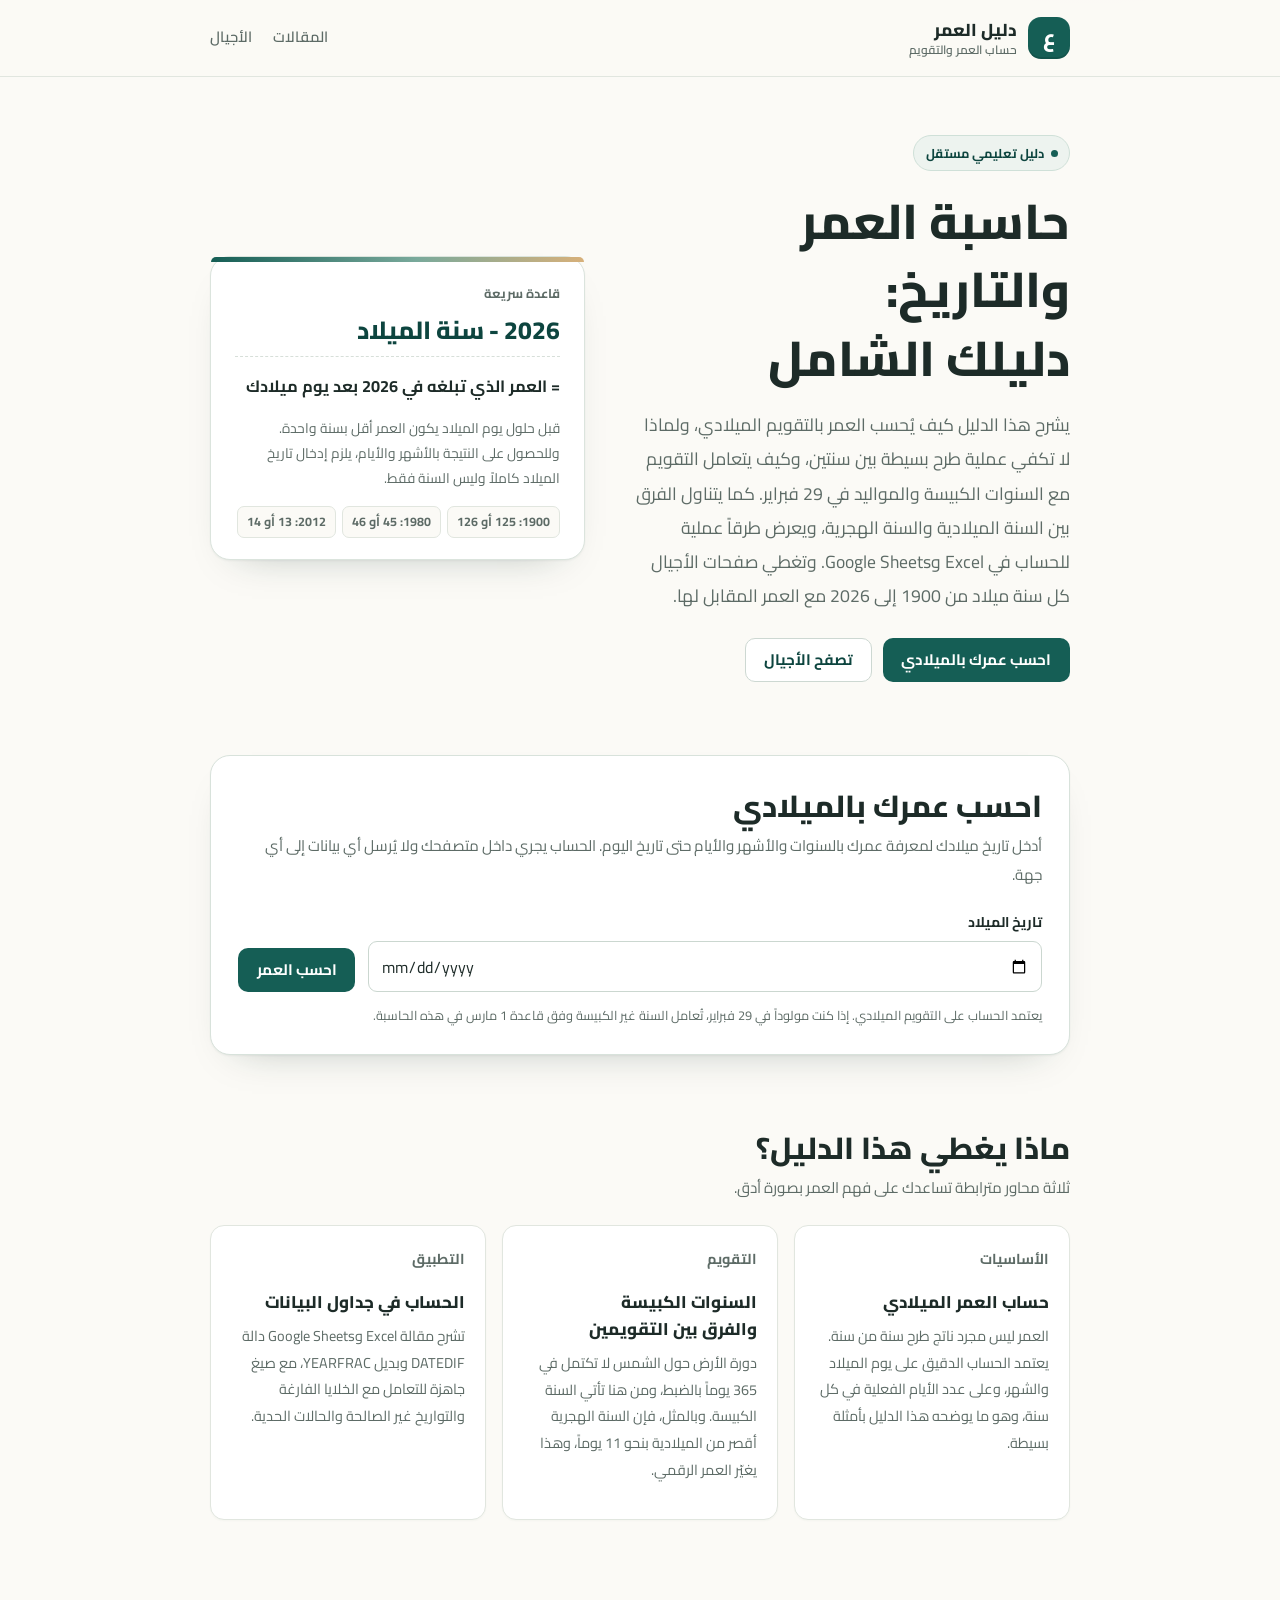
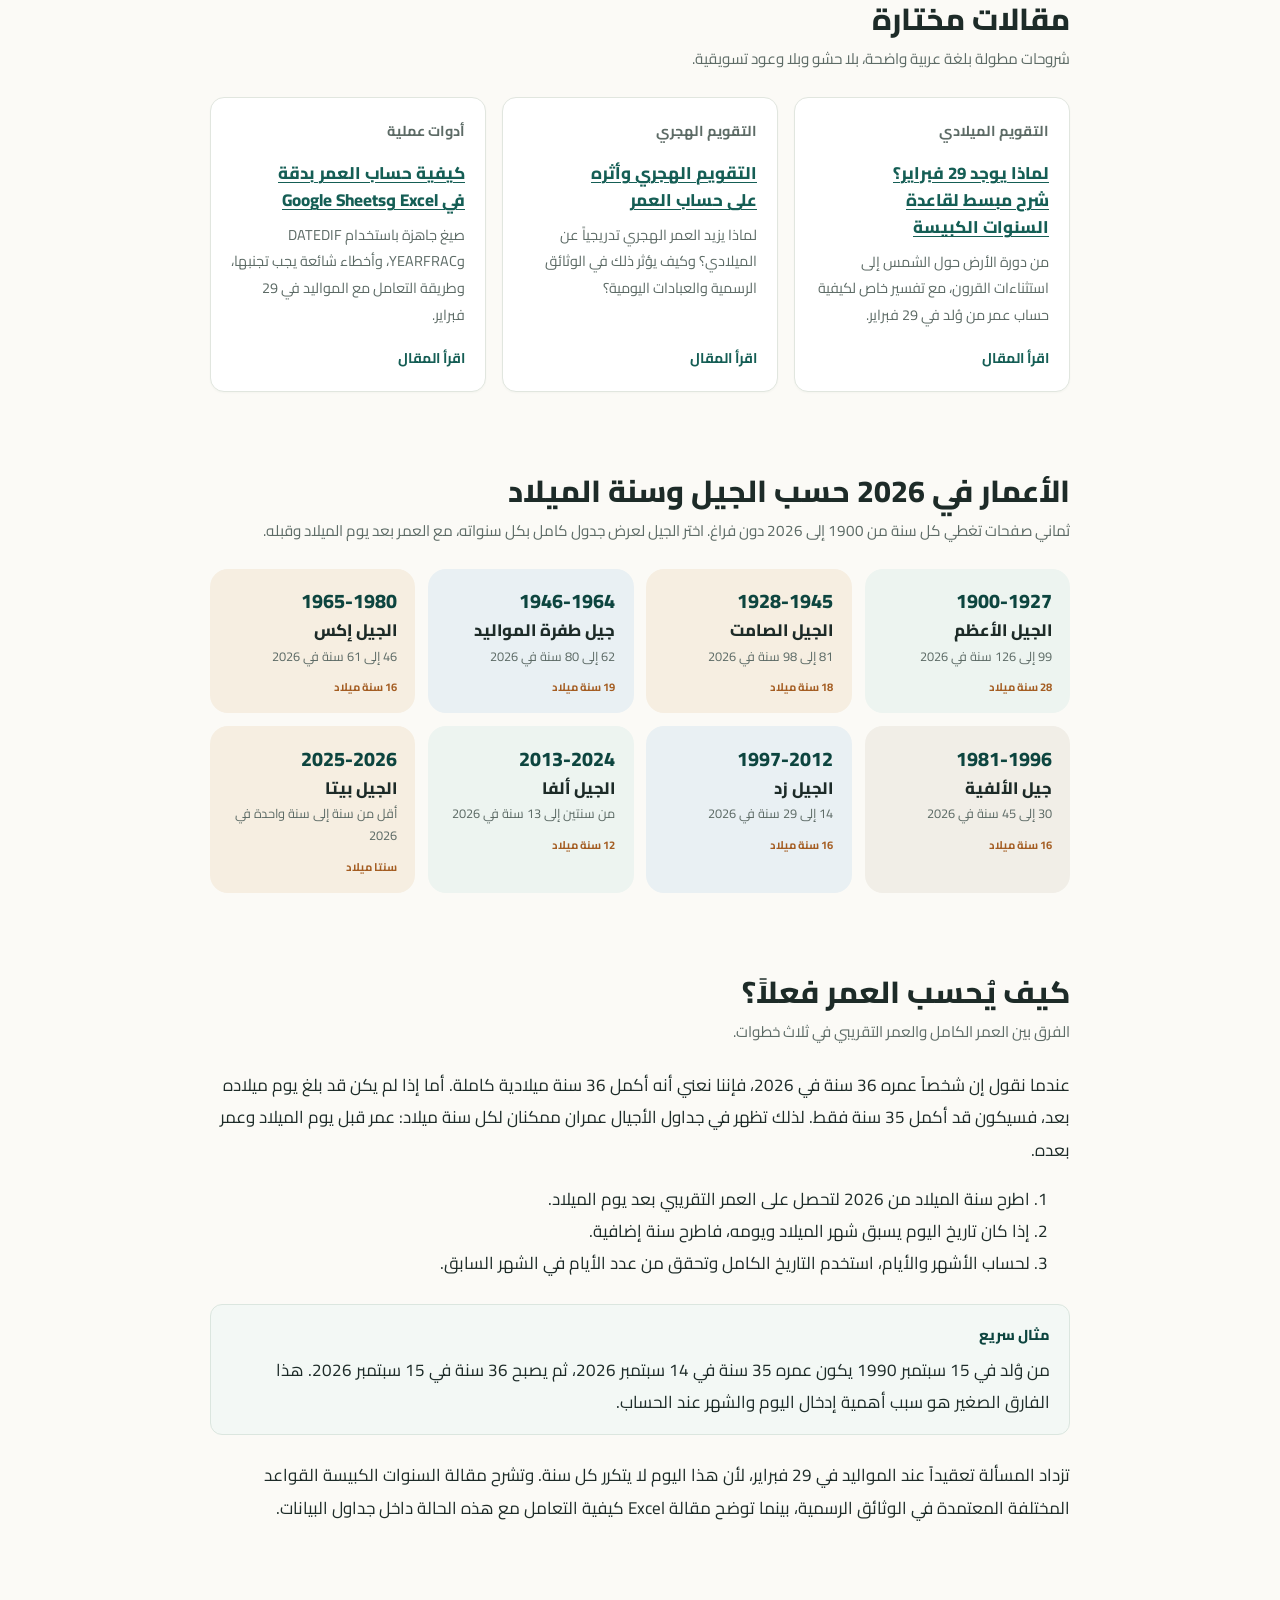
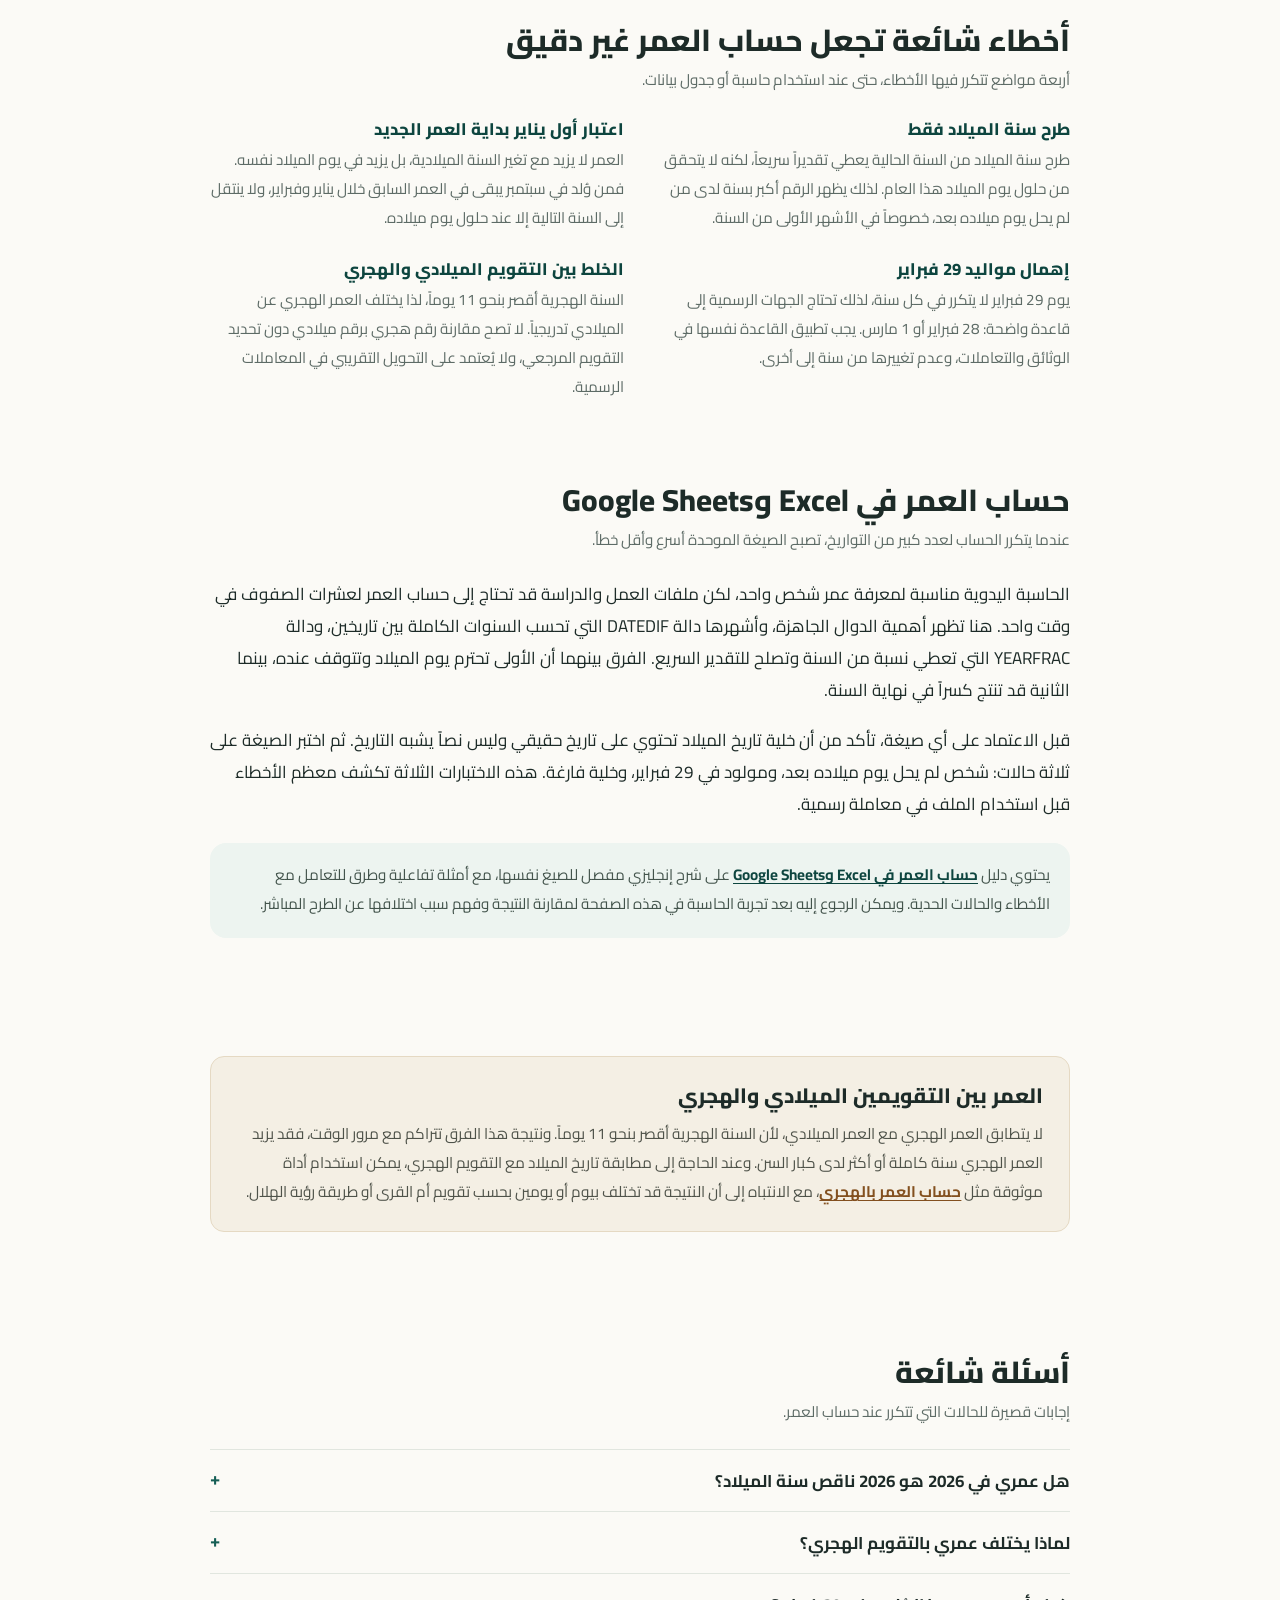
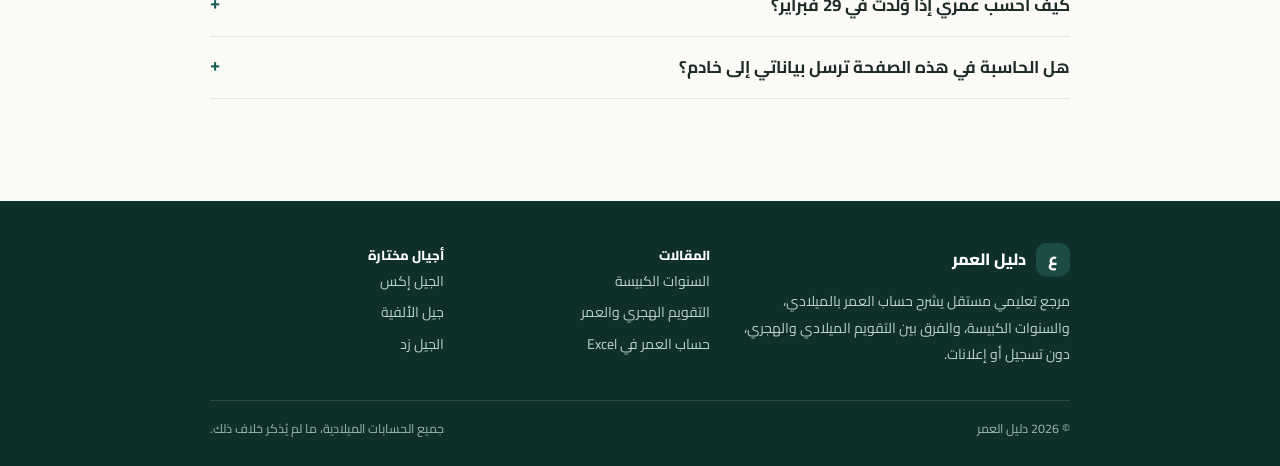
<file: index.html>
<!DOCTYPE html>
<html lang="ar" dir="rtl">
<head>
  <meta charset="utf-8">
  <meta name="viewport" content="width=device-width, initial-scale=1">
  <title>حاسبة العمر والتاريخ: دليلك الشامل</title>
  <meta name="description" content="دليل عربي لحساب العمر بالميلادي، مع أعمار كل سنوات الميلاد من 1900 إلى 2026 ضمن صفحات الأجيال، وشرح السنوات الكبيسة والتقويم الهجري وصيغ Excel.">
  <meta name="theme-color" content="#155e55">
  <meta name="google-site-verification" content="-4d7RpkSXJ0bDwgboWHouZ9A5RkhfDT-Gz9ixXti-6Q" />
  <link rel="preconnect" href="https://fonts.googleapis.com">
  <link rel="preconnect" href="https://fonts.gstatic.com" crossorigin>
  <link href="https://fonts.googleapis.com/css2?family=Cairo:wght@400;600;700;800&display=swap" rel="stylesheet">
  <link rel="stylesheet" href="style.css">
</head>
<body>
  <a class="skip-link" href="#main">انتقل إلى المحتوى</a>

  <header class="site-header">
    <div class="container header-inner">
      <a class="brand" href="index.html" aria-label="دليل العمر، الصفحة الرئيسية">
        <span class="brand-mark" aria-hidden="true">ع</span>
        <span class="brand-text">
          <span class="brand-name">دليل العمر</span>
          <span class="brand-tagline">حساب العمر والتقويم</span>
        </span>
      </a>
      <nav class="site-nav" aria-label="التنقل الرئيسي">
        <a href="#articles">المقالات</a>
        <a href="#generations">الأجيال</a>
      </nav>
    </div>
  </header>

  <main id="main">
    <section class="hero">
      <div class="container">
        <div class="hero-grid">
          <div>
            <p class="eyebrow">دليل تعليمي مستقل</p>
            <h1>حاسبة العمر والتاريخ: دليلك الشامل</h1>
            <p class="lead">
              يشرح هذا الدليل كيف يُحسب العمر بالتقويم الميلادي، ولماذا لا تكفي عملية طرح بسيطة بين سنتين،
              وكيف يتعامل التقويم مع السنوات الكبيسة والمواليد في 29 فبراير. كما يتناول الفرق بين السنة
              الميلادية والسنة الهجرية، ويعرض طرقاً عملية للحساب في Excel وGoogle Sheets. وتغطي صفحات
              الأجيال كل سنة ميلاد من 1900 إلى 2026 مع العمر المقابل لها.
            </p>
            <div class="hero-actions">
              <a class="button button-primary" href="#calculator">احسب عمرك بالميلادي</a>
              <a class="button button-secondary" href="#generations">تصفح الأجيال</a>
            </div>
          </div>
          <aside class="formula-card" aria-label="قاعدة سريعة لحساب العمر">
            <p class="formula-label">قاعدة سريعة</p>
            <p class="formula-large">2026 - سنة الميلاد</p>
            <p class="formula-equals">= العمر الذي تبلغه في 2026 بعد يوم ميلادك</p>
            <p class="formula-note">
              قبل حلول يوم الميلاد يكون العمر أقل بسنة واحدة. وللحصول على النتيجة بالأشهر والأيام،
              يلزم إدخال تاريخ الميلاد كاملاً وليس السنة فقط.
            </p>
            <div class="formula-years" aria-hidden="true">
              <span>1900: 125 أو 126</span>
              <span>1980: 45 أو 46</span>
              <span>2012: 13 أو 14</span>
            </div>
          </aside>
        </div>
      </div>
    </section>

    <div class="container">
      <section class="calculator" id="calculator" aria-labelledby="calculator-title">
        <h2 id="calculator-title">احسب عمرك بالميلادي</h2>
        <p class="calculator-intro">
          أدخل تاريخ ميلادك لمعرفة عمرك بالسنوات والأشهر والأيام حتى تاريخ اليوم. الحساب يجري داخل
          متصفحك ولا يُرسل أي بيانات إلى أي جهة.
        </p>
        <form class="age-form" data-age-form novalidate>
          <div class="field">
            <label for="birthdate">تاريخ الميلاد</label>
            <input type="date" id="birthdate" name="birthdate" min="1900-01-01" required>
          </div>
          <button class="button button-primary" type="submit">احسب العمر</button>
        </form>
        <p class="form-hint">
          يعتمد الحساب على التقويم الميلادي. إذا كنت مولوداً في 29 فبراير، تُعامل السنة غير الكبيسة
          وفق قاعدة 1 مارس في هذه الحاسبة.
        </p>
        <p class="form-error" data-error hidden></p>
        <div class="age-result" data-result hidden aria-live="polite">
          <p class="age-result-title">نتيجة الحساب</p>
          <p class="age-main" data-age-main></p>
          <p class="age-details" data-age-details></p>
        </div>
        <noscript>
          <p class="form-hint">الحاسبة تحتاج إلى JavaScript لتعمل، لكن جميع المقالات وصفحات الأجيال متاحة للقراءة دون أي برمجة.</p>
        </noscript>
      </section>
    </div>

    <section class="section">
      <div class="container">
        <div class="section-head">
          <div>
            <h2>ماذا يغطي هذا الدليل؟</h2>
            <p>ثلاثة محاور مترابطة تساعدك على فهم العمر بصورة أدق.</p>
          </div>
        </div>
        <div class="card-grid">
          <article class="card">
            <p class="card-kicker">الأساسيات</p>
            <h3>حساب العمر الميلادي</h3>
            <p>
              العمر ليس مجرد ناتج طرح سنة من سنة. يعتمد الحساب الدقيق على يوم الميلاد والشهر،
              وعلى عدد الأيام الفعلية في كل سنة، وهو ما يوضحه هذا الدليل بأمثلة بسيطة.
            </p>
          </article>
          <article class="card">
            <p class="card-kicker">التقويم</p>
            <h3>السنوات الكبيسة والفرق بين التقويمين</h3>
            <p>
              دورة الأرض حول الشمس لا تكتمل في 365 يوماً بالضبط، ومن هنا تأتي السنة الكبيسة.
              وبالمثل، فإن السنة الهجرية أقصر من الميلادية بنحو 11 يوماً، وهذا يغيّر العمر الرقمي.
            </p>
          </article>
          <article class="card">
            <p class="card-kicker">التطبيق</p>
            <h3>الحساب في جداول البيانات</h3>
            <p>
              تشرح مقالة Excel وGoogle Sheets دالة DATEDIF وبديل YEARFRAC، مع صيغ جاهزة
              للتعامل مع الخلايا الفارغة والتواريخ غير الصالحة والحالات الحدية.
            </p>
          </article>
        </div>
      </div>
    </section>

    <section class="section" id="articles">
      <div class="container">
        <div class="section-head">
          <div>
            <h2>مقالات مختارة</h2>
            <p>شروحات مطولة بلغة عربية واضحة، بلا حشو وبلا وعود تسويقية.</p>
          </div>
        </div>
        <div class="card-grid">
          <article class="card">
            <p class="card-kicker">التقويم الميلادي</p>
            <h3><a href="blog/leap-year.html">لماذا يوجد 29 فبراير؟ شرح مبسط لقاعدة السنوات الكبيسة</a></h3>
            <p>
              من دورة الأرض حول الشمس إلى استثناءات القرون، مع تفسير خاص لكيفية حساب عمر
              من وُلد في 29 فبراير.
            </p>
            <a class="card-link" href="blog/leap-year.html">اقرأ المقال</a>
          </article>
          <article class="card">
            <p class="card-kicker">التقويم الهجري</p>
            <h3><a href="blog/hijri-calendar.html">التقويم الهجري وأثره على حساب العمر</a></h3>
            <p>
              لماذا يزيد العمر الهجري تدريجياً عن الميلادي؟ وكيف يؤثر ذلك في الوثائق الرسمية
              والعبادات اليومية؟
            </p>
            <a class="card-link" href="blog/hijri-calendar.html">اقرأ المقال</a>
          </article>
          <article class="card">
            <p class="card-kicker">أدوات عملية</p>
            <h3><a href="blog/excel-age.html">كيفية حساب العمر بدقة في Excel وGoogle Sheets</a></h3>
            <p>
              صيغ جاهزة باستخدام DATEDIF وYEARFRAC، وأخطاء شائعة يجب تجنبها، وطريقة التعامل
              مع المواليد في 29 فبراير.
            </p>
            <a class="card-link" href="blog/excel-age.html">اقرأ المقال</a>
          </article>
        </div>
      </div>
    </section>

    <section class="section" id="generations">
      <div class="container">
        <div class="section-head">
          <div>
            <h2>الأعمار في 2026 حسب الجيل وسنة الميلاد</h2>
            <p>ثماني صفحات تغطي كل سنة من 1900 إلى 2026 دون فراغ. اختر الجيل لعرض جدول كامل بكل سنواته، مع العمر بعد يوم الميلاد وقبله.</p>
          </div>
        </div>
        <div class="gen-grid">
          <a class="gen-tile" href="generations/greatest-generation.html">
            <span class="gen-tile-range">1900-1927</span>
            <span class="gen-tile-name">الجيل الأعظم</span>
            <span class="gen-tile-age">99 إلى 126 سنة في 2026</span>
            <span class="gen-tile-count">28 سنة ميلاد</span>
          </a>
          <a class="gen-tile" href="generations/silent-generation.html">
            <span class="gen-tile-range">1928-1945</span>
            <span class="gen-tile-name">الجيل الصامت</span>
            <span class="gen-tile-age">81 إلى 98 سنة في 2026</span>
            <span class="gen-tile-count">18 سنة ميلاد</span>
          </a>
          <a class="gen-tile" href="generations/baby-boomers.html">
            <span class="gen-tile-range">1946-1964</span>
            <span class="gen-tile-name">جيل طفرة المواليد</span>
            <span class="gen-tile-age">62 إلى 80 سنة في 2026</span>
            <span class="gen-tile-count">19 سنة ميلاد</span>
          </a>
          <a class="gen-tile" href="generations/generation-x.html">
            <span class="gen-tile-range">1965-1980</span>
            <span class="gen-tile-name">الجيل إكس</span>
            <span class="gen-tile-age">46 إلى 61 سنة في 2026</span>
            <span class="gen-tile-count">16 سنة ميلاد</span>
          </a>
          <a class="gen-tile" href="generations/millennials.html">
            <span class="gen-tile-range">1981-1996</span>
            <span class="gen-tile-name">جيل الألفية</span>
            <span class="gen-tile-age">30 إلى 45 سنة في 2026</span>
            <span class="gen-tile-count">16 سنة ميلاد</span>
          </a>
          <a class="gen-tile" href="generations/generation-z.html">
            <span class="gen-tile-range">1997-2012</span>
            <span class="gen-tile-name">الجيل زد</span>
            <span class="gen-tile-age">14 إلى 29 سنة في 2026</span>
            <span class="gen-tile-count">16 سنة ميلاد</span>
          </a>
          <a class="gen-tile" href="generations/generation-alpha.html">
            <span class="gen-tile-range">2013-2024</span>
            <span class="gen-tile-name">الجيل ألفا</span>
            <span class="gen-tile-age">من سنتين إلى 13 سنة في 2026</span>
            <span class="gen-tile-count">12 سنة ميلاد</span>
          </a>
          <a class="gen-tile" href="generations/generation-beta.html">
            <span class="gen-tile-range">2025-2026</span>
            <span class="gen-tile-name">الجيل بيتا</span>
            <span class="gen-tile-age">أقل من سنة إلى سنة واحدة في 2026</span>
            <span class="gen-tile-count">سنتا ميلاد</span>
          </a>
        </div>
      </div>
    </section>

    <section class="section">
      <div class="container">
        <div class="section-head">
          <div>
            <h2>كيف يُحسب العمر فعلاً؟</h2>
            <p>الفرق بين العمر الكامل والعمر التقريبي في ثلاث خطوات.</p>
          </div>
        </div>
        <p>
          عندما نقول إن شخصاً عمره 36 سنة في 2026، فإننا نعني أنه أكمل 36 سنة ميلادية كاملة.
          أما إذا لم يكن قد بلغ يوم ميلاده بعد، فسيكون قد أكمل 35 سنة فقط. لذلك تظهر في جداول
          الأجيال عمران ممكنان لكل سنة ميلاد: عمر قبل يوم الميلاد وعمر بعده.
        </p>
        <ol>
          <li>اطرح سنة الميلاد من 2026 لتحصل على العمر التقريبي بعد يوم الميلاد.</li>
          <li>إذا كان تاريخ اليوم يسبق شهر الميلاد ويومه، فاطرح سنة إضافية.</li>
          <li>لحساب الأشهر والأيام، استخدم التاريخ الكامل وتحقق من عدد الأيام في الشهر السابق.</li>
        </ol>
        <div class="callout">
          <p class="callout-title">مثال سريع</p>
          <p>
            من وُلد في 15 سبتمبر 1990 يكون عمره 35 سنة في 14 سبتمبر 2026، ثم يصبح 36 سنة
            في 15 سبتمبر 2026. هذا الفارق الصغير هو سبب أهمية إدخال اليوم والشهر عند الحساب.
          </p>
        </div>
        <p>
          تزداد المسألة تعقيداً عند المواليد في 29 فبراير، لأن هذا اليوم لا يتكرر كل سنة.
          وتشرح مقالة السنوات الكبيسة القواعد المختلفة المعتمدة في الوثائق الرسمية، بينما توضح
          مقالة Excel كيفية التعامل مع هذه الحالة داخل جداول البيانات.
        </p>
      </div>
    </section>

    <section class="section">
      <div class="container">
        <div class="section-head">
          <div>
            <h2>أخطاء شائعة تجعل حساب العمر غير دقيق</h2>
            <p>أربعة مواضع تتكرر فيها الأخطاء، حتى عند استخدام حاسبة أو جدول بيانات.</p>
          </div>
        </div>
        <div class="mistake-grid">
          <article>
            <h3>طرح سنة الميلاد فقط</h3>
            <p>
              طرح سنة الميلاد من السنة الحالية يعطي تقديراً سريعاً، لكنه لا يتحقق من حلول
              يوم الميلاد هذا العام. لذلك يظهر الرقم أكبر بسنة لدى من لم يحل يوم ميلاده
              بعد، خصوصاً في الأشهر الأولى من السنة.
            </p>
          </article>
          <article>
            <h3>اعتبار أول يناير بداية العمر الجديد</h3>
            <p>
              العمر لا يزيد مع تغير السنة الميلادية، بل يزيد في يوم الميلاد نفسه. فمن وُلد
              في سبتمبر يبقى في العمر السابق خلال يناير وفبراير، ولا ينتقل إلى السنة التالية
              إلا عند حلول يوم ميلاده.
            </p>
          </article>
          <article>
            <h3>إهمال مواليد 29 فبراير</h3>
            <p>
              يوم 29 فبراير لا يتكرر في كل سنة، لذلك تحتاج الجهات الرسمية إلى قاعدة واضحة:
              28 فبراير أو 1 مارس. يجب تطبيق القاعدة نفسها في الوثائق والتعاملات، وعدم
              تغييرها من سنة إلى أخرى.
            </p>
          </article>
          <article>
            <h3>الخلط بين التقويم الميلادي والهجري</h3>
            <p>
              السنة الهجرية أقصر بنحو 11 يوماً، لذا يختلف العمر الهجري عن الميلادي تدريجياً.
              لا تصح مقارنة رقم هجري برقم ميلادي دون تحديد التقويم المرجعي، ولا يُعتمد على
              التحويل التقريبي في المعاملات الرسمية.
            </p>
          </article>
        </div>
      </div>
    </section>

    <section class="section" id="excel-guide">
      <div class="container">
        <div class="section-head">
          <div>
            <h2>حساب العمر في Excel وGoogle Sheets</h2>
            <p>عندما يتكرر الحساب لعدد كبير من التواريخ، تصبح الصيغة الموحدة أسرع وأقل خطأ.</p>
          </div>
        </div>
        <p>
          الحاسبة اليدوية مناسبة لمعرفة عمر شخص واحد، لكن ملفات العمل والدراسة قد تحتاج إلى
          حساب العمر لعشرات الصفوف في وقت واحد. هنا تظهر أهمية الدوال الجاهزة، وأشهرها دالة
          DATEDIF التي تحسب السنوات الكاملة بين تاريخين، ودالة YEARFRAC التي تعطي نسبة من
          السنة وتصلح للتقدير السريع. الفرق بينهما أن الأولى تحترم يوم الميلاد وتتوقف عنده،
          بينما الثانية قد تنتج كسراً في نهاية السنة.
        </p>
        <p>
          قبل الاعتماد على أي صيغة، تأكد من أن خلية تاريخ الميلاد تحتوي على تاريخ حقيقي وليس
          نصاً يشبه التاريخ. ثم اختبر الصيغة على ثلاثة حالات: شخص لم يحل يوم ميلاده بعد، ومولود
          في 29 فبراير، وخلية فارغة. هذه الاختبارات الثلاثة تكشف معظم الأخطاء قبل استخدام
          الملف في معاملة رسمية.
        </p>
        <div class="guide-band">
          <p>
            يحتوي دليل
            <a href="https://excel-age-guide.vercel.app" target="_blank" rel="noopener">حساب العمر في Excel وGoogle Sheets</a>
            على شرح إنجليزي مفصل للصيغ نفسها، مع أمثلة تفاعلية وطرق للتعامل مع الأخطاء
            والحالات الحدية. ويمكن الرجوع إليه بعد تجربة الحاسبة في هذه الصفحة لمقارنة
            النتيجة وفهم سبب اختلافها عن الطرح المباشر.
          </p>
        </div>
      </div>
    </section>

    <section class="section">
      <div class="container">
        <div class="note-band">
          <h2>العمر بين التقويمين الميلادي والهجري</h2>
          <p>
            لا يتطابق العمر الهجري مع العمر الميلادي، لأن السنة الهجرية أقصر بنحو 11 يوماً.
            ونتيجة هذا الفرق تتراكم مع مرور الوقت، فقد يزيد العمر الهجري سنة كاملة أو أكثر لدى
            كبار السن. وعند الحاجة إلى مطابقة تاريخ الميلاد مع التقويم الهجري، يمكن استخدام أداة
            موثوقة مثل <a href="https://agecalculatorsa.com" target="_blank" rel="noopener">حساب العمر بالهجري</a>،
            مع الانتباه إلى أن النتيجة قد تختلف بيوم أو يومين بحسب تقويم أم القرى أو طريقة رؤية الهلال.
          </p>
        </div>
      </div>
    </section>

    <section class="section">
      <div class="container">
        <div class="section-head">
          <div>
            <h2>أسئلة شائعة</h2>
            <p>إجابات قصيرة للحالات التي تتكرر عند حساب العمر.</p>
          </div>
        </div>
        <div class="faq">
          <details>
            <summary>هل عمري في 2026 هو 2026 ناقص سنة الميلاد؟</summary>
            <p>
              هذا هو العمر الذي تبلغه بعد يوم ميلادك في 2026. أما قبل يوم الميلاد، فالعمر أقل
              بسنة واحدة. فمن وُلد في 1985 يصبح 41 سنة بعد يوم ميلاده في 2026، ويكون 40 سنة قبله.
            </p>
          </details>
          <details>
            <summary>لماذا يختلف عمري بالتقويم الهجري؟</summary>
            <p>
              لأن السنة الهجرية تتكون من 12 شهراً قمرياً، أي نحو 354 يوماً، بينما السنة الميلادية
              نحو 365 يوماً. الفرق اليومي صغير، لكنه يتراكم بمرور السنوات، لذا يظهر العمر الهجري
              أكبر من الميلادي تدريجياً.
            </p>
          </details>
          <details>
            <summary>كيف أحسب عمري إذا وُلدت في 29 فبراير؟</summary>
            <p>
              في السنوات غير الكبيسة، تعتمد بعض الجهات 28 فبراير ويعتمد بعضها 1 مارس. الأفضل
              استخدام التاريخ الكامل في الحساب، ومراجعة القاعدة المعتمدة لدى الجهة الرسمية عند
              بلوغ سن قانونية محددة.
            </p>
          </details>
          <details>
            <summary>هل الحاسبة في هذه الصفحة ترسل بياناتي إلى خادم؟</summary>
            <p>
              لا. تعمل الحاسبة بالكامل داخل المتصفح باستخدام JavaScript، ولا يُرسل تاريخ الميلاد
              إلى أي خادم. يمكنك التحقق من ذلك من أدوات المطور في المتصفح أثناء استخدام الحاسبة.
            </p>
          </details>
        </div>
      </div>
    </section>
  </main>

  <footer class="site-footer">
    <div class="container">
      <div class="footer-grid">
        <div>
          <a class="footer-brand" href="index.html">
            <span class="brand-mark" aria-hidden="true">ع</span>
            دليل العمر
          </a>
          <p>
            مرجع تعليمي مستقل يشرح حساب العمر بالميلادي، والسنوات الكبيسة، والفرق بين التقويم
            الميلادي والهجري، دون تسجيل أو إعلانات.
          </p>
        </div>
        <div>
          <p class="footer-title">المقالات</p>
          <ul class="footer-links">
            <li><a href="blog/leap-year.html">السنوات الكبيسة</a></li>
            <li><a href="blog/hijri-calendar.html">التقويم الهجري والعمر</a></li>
            <li><a href="blog/excel-age.html">حساب العمر في Excel</a></li>
          </ul>
        </div>
        <div>
          <p class="footer-title">أجيال مختارة</p>
          <ul class="footer-links">
            <li><a href="generations/generation-x.html">الجيل إكس</a></li>
            <li><a href="generations/millennials.html">جيل الألفية</a></li>
            <li><a href="generations/generation-z.html">الجيل زد</a></li>
          </ul>
        </div>
      </div>
      <div class="footer-bottom">
        <span>© 2026 دليل العمر</span>
        <span>جميع الحسابات الميلادية، ما لم يُذكر خلاف ذلك.</span>
      </div>
    </div>
  </footer>

  <script>
    (function () {
      var form = document.querySelector("[data-age-form]");
      if (!form) return;

      var input = document.getElementById("birthdate");
      var error = document.querySelector("[data-error]");
      var result = document.querySelector("[data-result]");
      var main = document.querySelector("[data-age-main]");
      var details = document.querySelector("[data-age-details]");

      var today = new Date();
      today.setHours(0, 0, 0, 0);
      var maxValue = [
        today.getFullYear(),
        String(today.getMonth() + 1).padStart(2, "0"),
        String(today.getDate()).padStart(2, "0")
      ].join("-");
      input.max = maxValue;

      function parseDate(value) {
        if (!value) return null;
        var parts = value.split("-").map(Number);
        if (parts.length !== 3 || !parts[0] || !parts[1] || !parts[2]) return null;
        var date = new Date(parts[0], parts[1] - 1, parts[2]);
        date.setHours(0, 0, 0, 0);
        if (
          date.getFullYear() !== parts[0] ||
          date.getMonth() !== parts[1] - 1 ||
          date.getDate() !== parts[2]
        ) return null;
        return date;
      }

      function isLeap(year) {
        return (year % 4 === 0 && year % 100 !== 0) || year % 400 === 0;
      }

      function anniversary(year, birth) {
        if (birth.getMonth() === 1 && birth.getDate() === 29 && !isLeap(year)) {
          return new Date(year, 2, 1);
        }
        return new Date(year, birth.getMonth(), birth.getDate());
      }

      function addMonths(date, count) {
        var target = new Date(date.getFullYear(), date.getMonth() + count, 1);
        var lastDay = new Date(target.getFullYear(), target.getMonth() + 1, 0).getDate();
        target.setDate(Math.min(date.getDate(), lastDay));
        return target;
      }

      function daysBetween(from, to) {
        var a = Date.UTC(from.getFullYear(), from.getMonth(), from.getDate());
        var b = Date.UTC(to.getFullYear(), to.getMonth(), to.getDate());
        return Math.round((b - a) / 86400000);
      }

      function unitText(number, one, two, few, many) {
        if (number === 1) return one;
        if (number === 2) return two;
        if (number >= 3 && number <= 10) return number + " " + few;
        return number + " " + many;
      }

      function daysAfterText(number) {
        if (number === 1) return "يوم واحد";
        if (number === 2) return "يومين";
        if (number >= 3 && number <= 10) return number + " أيام";
        return number + " يوماً";
      }

      function fullAge(birth, reference) {
        var years = reference.getFullYear() - birth.getFullYear();
        var lastAnniversary = anniversary(reference.getFullYear(), birth);
        if (reference < lastAnniversary) {
          years -= 1;
          lastAnniversary = anniversary(reference.getFullYear() - 1, birth);
        }
        var months = 0;
        while (months < 11) {
          var next = addMonths(lastAnniversary, months + 1);
          if (next > reference) break;
          months += 1;
        }
        var cursor = addMonths(lastAnniversary, months);
        var days = daysBetween(cursor, reference);
        return { years: years, months: months, days: days };
      }

      function nextBirthday(birth, reference) {
        var next = anniversary(reference.getFullYear(), birth);
        if (next < reference) {
          next = anniversary(reference.getFullYear() + 1, birth);
        }
        return next;
      }

      function format(number) {
        return new Intl.NumberFormat("en-US").format(number);
      }

      form.addEventListener("submit", function (event) {
        event.preventDefault();
        var birth = parseDate(input.value);
        error.hidden = true;
        result.hidden = true;

        if (!birth) {
          error.textContent = "الرجاء إدخال تاريخ ميلاد صالح قبل الحساب.";
          error.hidden = false;
          input.focus();
          return;
        }
        if (birth > today) {
          error.textContent = "لا يمكن أن يكون تاريخ الميلاد في المستقبل.";
          error.hidden = false;
          input.focus();
          return;
        }
        if (birth.getFullYear() < 1900) {
          error.textContent = "الرجاء إدخال تاريخ ميلاد بعد عام 1900.";
          error.hidden = false;
          input.focus();
          return;
        }

        var age = fullAge(birth, today);
        var totalDays = daysBetween(birth, today);
        var upcoming = nextBirthday(birth, today);
        var until = daysBetween(today, upcoming);

        var parts = [];
        if (age.years > 0) {
          parts.push(unitText(age.years, "سنة واحدة", "سنتان", "سنوات", "سنة"));
        }
        if (age.months > 0) {
          parts.push(unitText(age.months, "شهر واحد", "شهران", "أشهر", "شهراً"));
        }
        if (age.days > 0) {
          parts.push(unitText(age.days, "يوم واحد", "يومان", "أيام", "يوماً"));
        }

        main.textContent = parts.length > 0
          ? "عمرك " + parts.join(" و")
          : "عمرك أقل من يوم واحد، فتاريخ ميلادك هو اليوم.";

        var birthdayText = until === 0
          ? "تاريخ ميلادك هو اليوم."
          : "يوم ميلادك القادم بعد " + daysAfterText(until) + ".";

        details.textContent =
          "إجمالي الأيام منذ الميلاد: " +
          unitText(totalDays, "يوم واحد", "يومان", "أيام", "يوماً") +
          ". " + birthdayText;
        result.hidden = false;
      });
    })();
  </script>
</body>
</html>
</file>
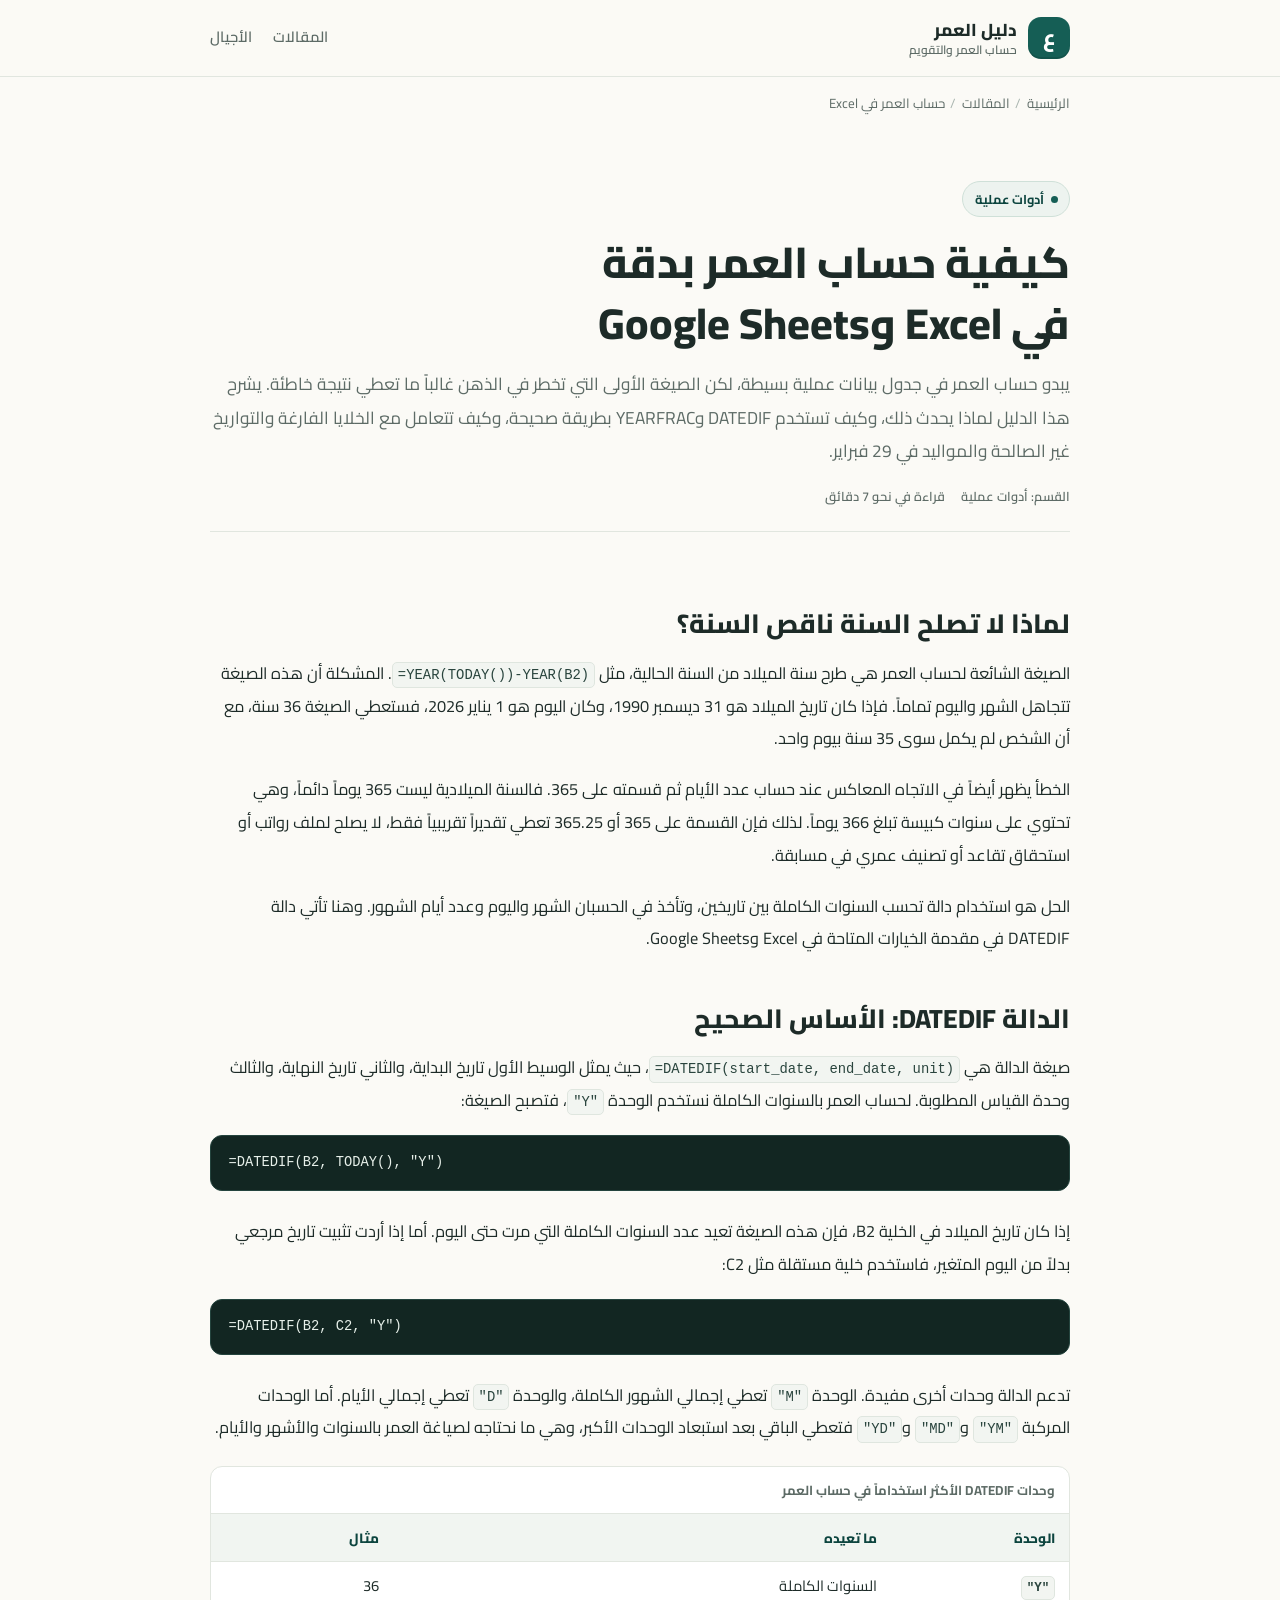
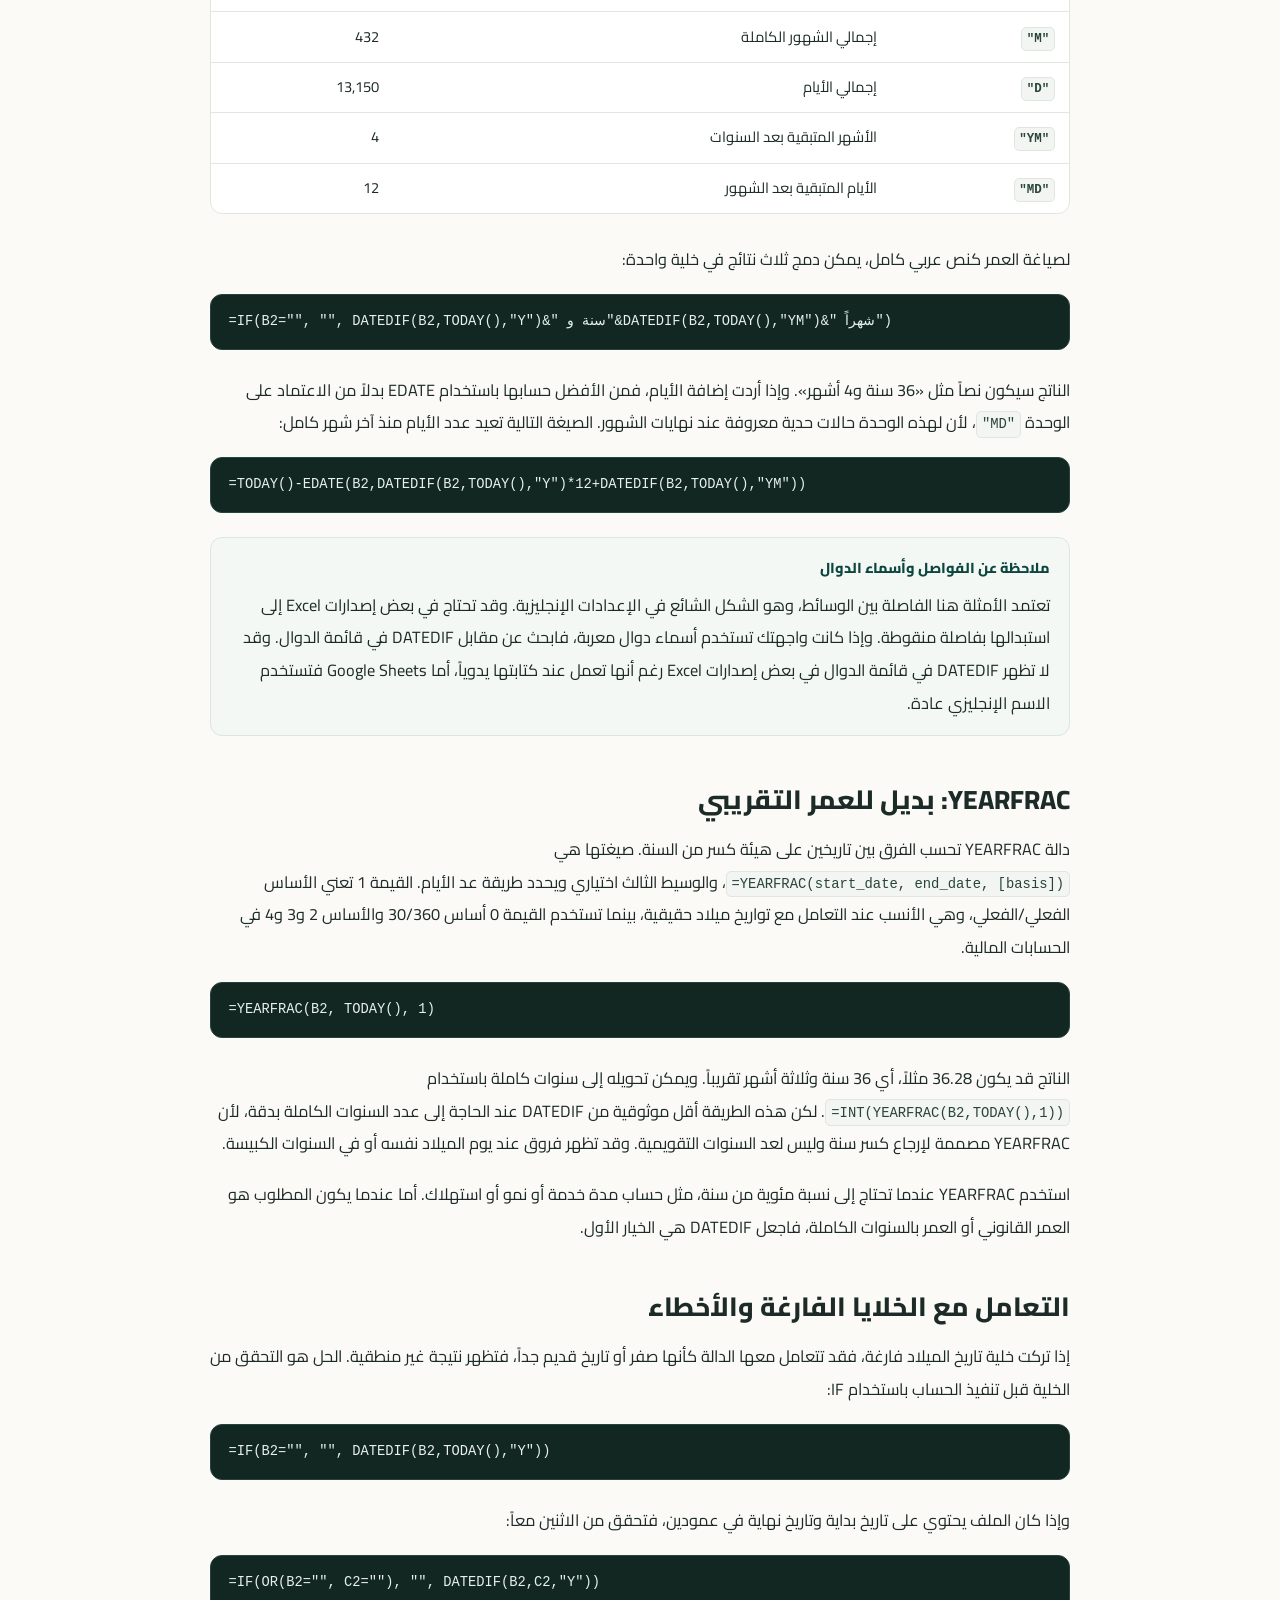
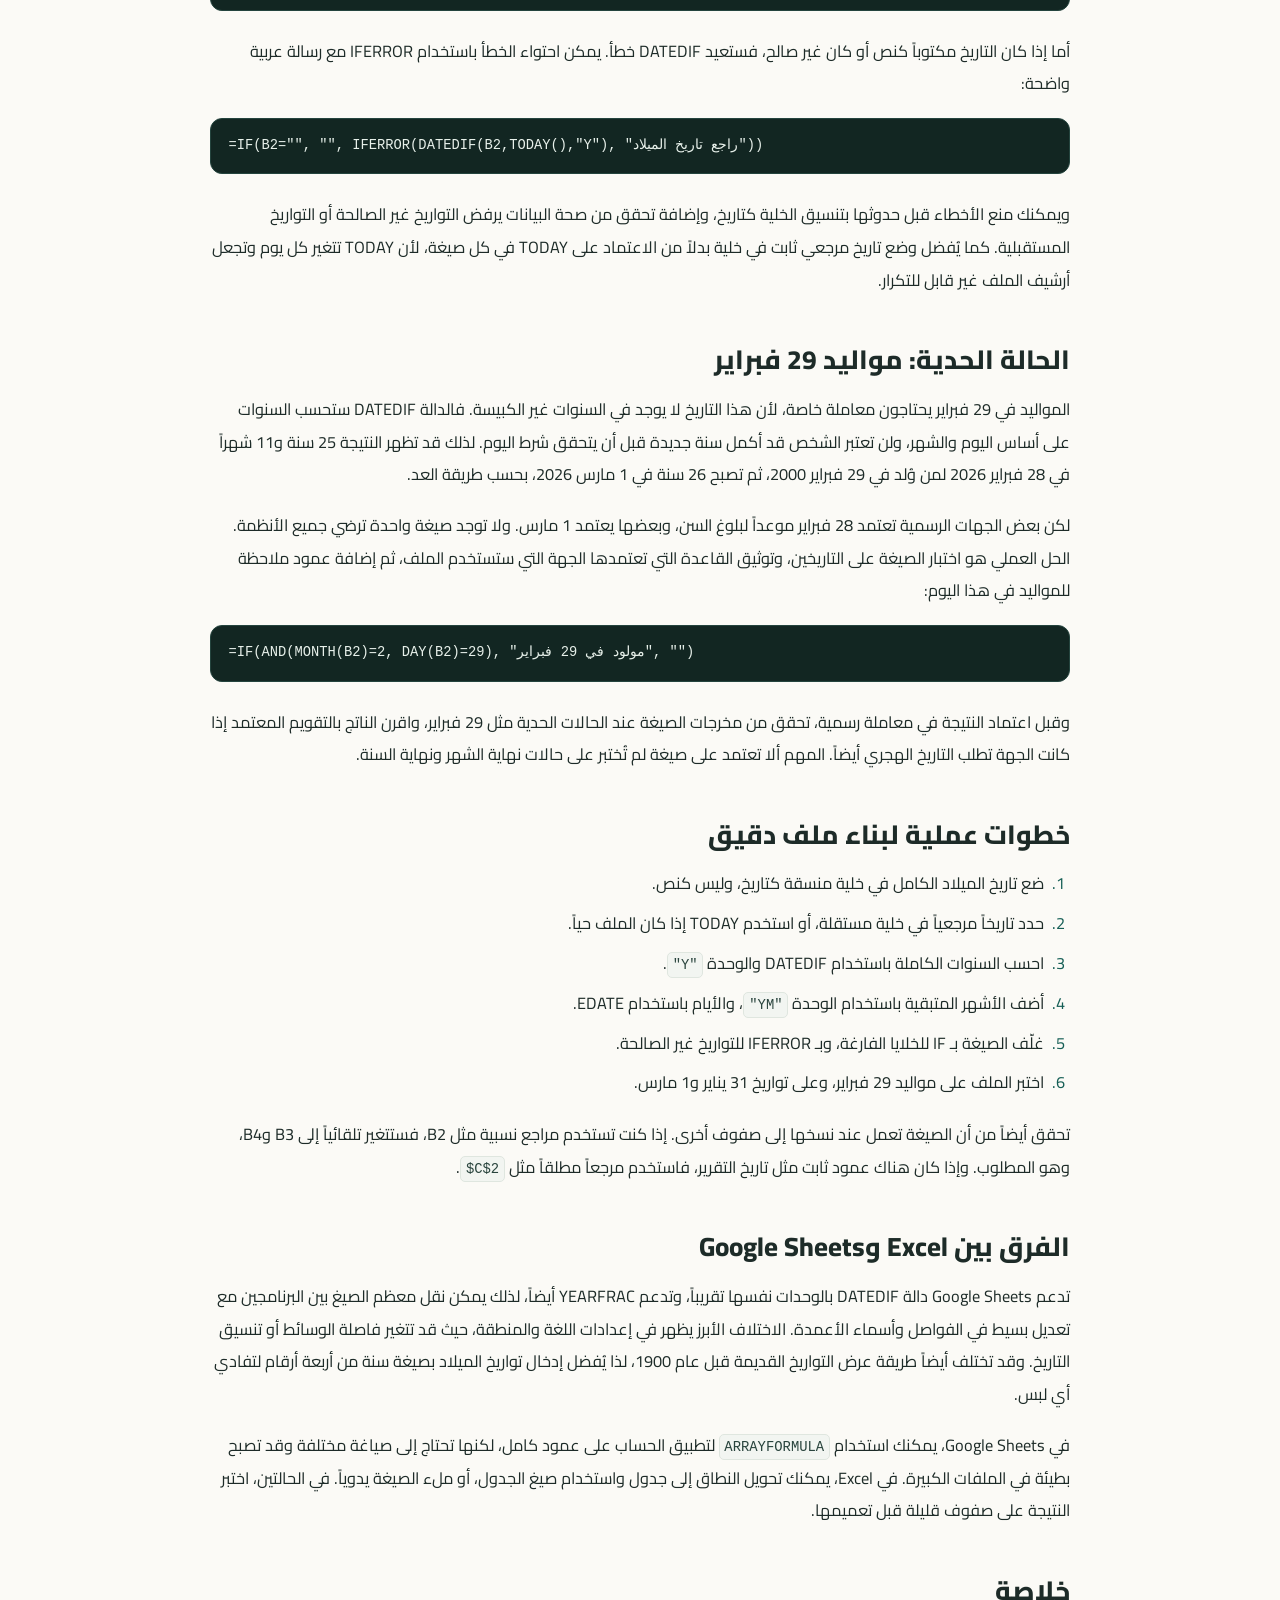
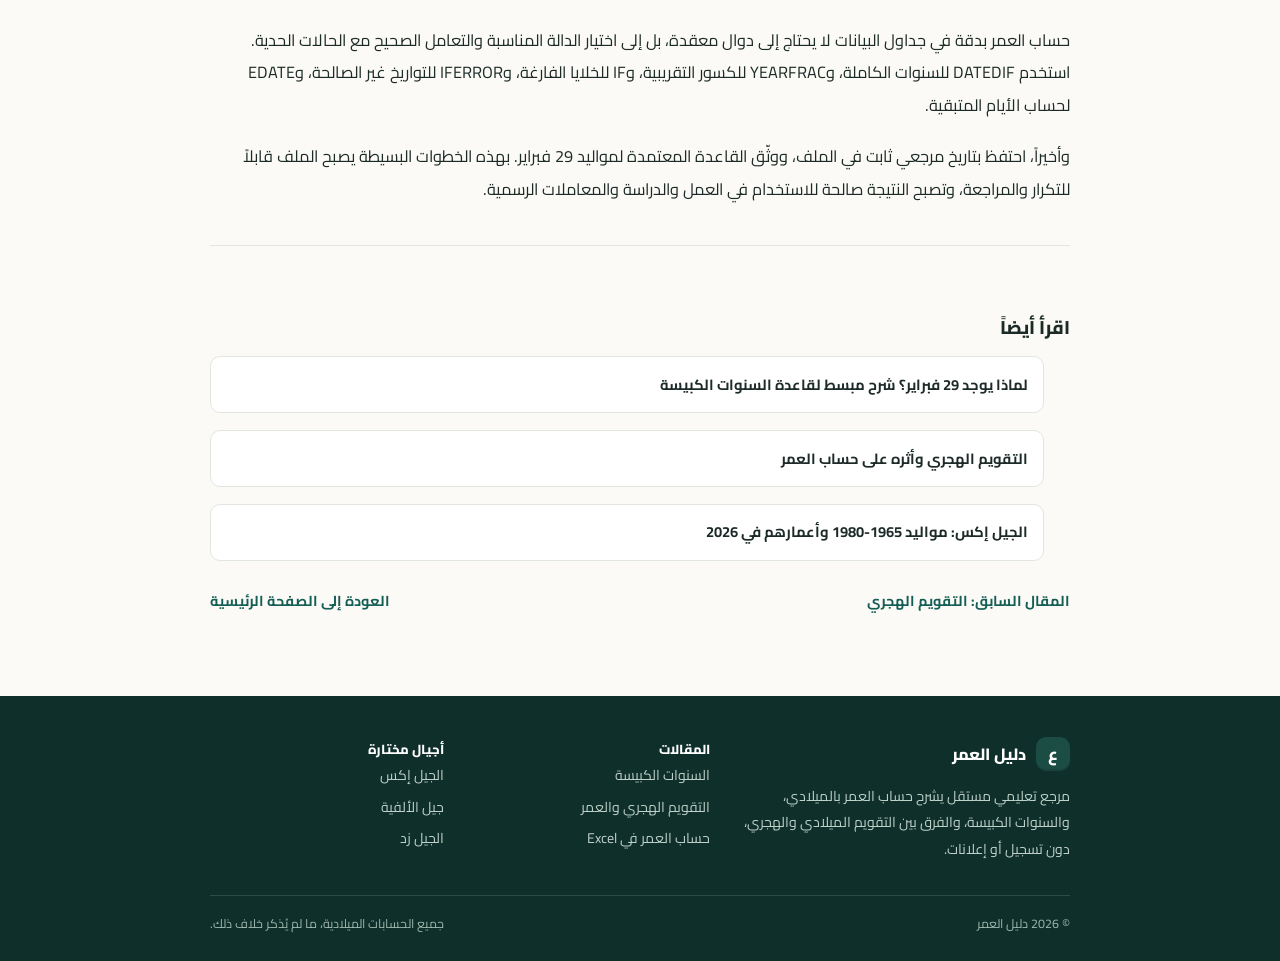
<file: blog/excel-age.html>
<!DOCTYPE html>
<html lang="ar" dir="rtl">
<head>
  <meta charset="utf-8">
  <meta name="viewport" content="width=device-width, initial-scale=1">
  <title>كيفية حساب العمر بدقة في Excel وGoogle Sheets</title>
  <meta name="description" content="دليل عملي لحساب العمر في Excel وGoogle Sheets: دالة DATEDIF، بديل YEARFRAC، معالجة الخلايا الفارغة، وأخطاء طرح السنة، مع صيغ جاهزة لمواليد 29 فبراير.">
  <meta name="theme-color" content="#155e55">
  <link rel="preconnect" href="https://fonts.googleapis.com">
  <link rel="preconnect" href="https://fonts.gstatic.com" crossorigin>
  <link href="https://fonts.googleapis.com/css2?family=Cairo:wght@400;600;700;800&display=swap" rel="stylesheet">
  <link rel="stylesheet" href="../style.css">
</head>
<body>
  <a class="skip-link" href="#main">انتقل إلى المحتوى</a>

  <header class="site-header">
    <div class="container header-inner">
      <a class="brand" href="../index.html" aria-label="دليل العمر، الصفحة الرئيسية">
        <span class="brand-mark" aria-hidden="true">ع</span>
        <span class="brand-text">
          <span class="brand-name">دليل العمر</span>
          <span class="brand-tagline">حساب العمر والتقويم</span>
        </span>
      </a>
      <nav class="site-nav" aria-label="التنقل الرئيسي">
        <a href="../index.html#articles">المقالات</a>
        <a href="../index.html#generations">الأجيال</a>
      </nav>
    </div>
  </header>

  <main id="main">
    <div class="container">
      <nav class="breadcrumbs" aria-label="مسار التنقل">
        <a href="../index.html">الرئيسية</a>
        <span aria-hidden="true">/</span>
        <a href="../index.html#articles">المقالات</a>
        <span aria-hidden="true">/</span>
        <span>حساب العمر في Excel</span>
      </nav>

      <header class="article-header">
        <p class="eyebrow">أدوات عملية</p>
        <h1>كيفية حساب العمر بدقة في Excel وGoogle Sheets</h1>
        <p class="article-lead">
          يبدو حساب العمر في جدول بيانات عملية بسيطة، لكن الصيغة الأولى التي تخطر في الذهن غالباً
          ما تعطي نتيجة خاطئة. يشرح هذا الدليل لماذا يحدث ذلك، وكيف تستخدم DATEDIF وYEARFRAC
          بطريقة صحيحة، وكيف تتعامل مع الخلايا الفارغة والتواريخ غير الصالحة والمواليد في 29 فبراير.
        </p>
        <p class="article-meta">
          <span>القسم: أدوات عملية</span>
          <span>قراءة في نحو 7 دقائق</span>
        </p>
      </header>

      <!-- IMAGE PROMPT: A clean illustration of a spreadsheet with a birth date column and an age column, one cell highlighted with a small formula symbol, laptop and coffee cup at the edge, flat editorial style, teal and cream palette, no brand logos -->

      <article class="article-body">
        <h2>لماذا لا تصلح السنة ناقص السنة؟</h2>
        <p>
          الصيغة الشائعة لحساب العمر هي طرح سنة الميلاد من السنة الحالية، مثل
          <code>=YEAR(TODAY())-YEAR(B2)</code>. المشكلة أن هذه الصيغة تتجاهل الشهر واليوم تماماً.
          فإذا كان تاريخ الميلاد هو 31 ديسمبر 1990، وكان اليوم هو 1 يناير 2026، فستعطي الصيغة
          36 سنة، مع أن الشخص لم يكمل سوى 35 سنة بيوم واحد.
        </p>
        <p>
          الخطأ يظهر أيضاً في الاتجاه المعاكس عند حساب عدد الأيام ثم قسمته على 365. فالسنة الميلادية
          ليست 365 يوماً دائماً، وهي تحتوي على سنوات كبيسة تبلغ 366 يوماً. لذلك فإن القسمة على
          365 أو 365.25 تعطي تقديراً تقريبياً فقط، لا يصلح لملف رواتب أو استحقاق تقاعد أو تصنيف
          عمري في مسابقة.
        </p>
        <p>
          الحل هو استخدام دالة تحسب السنوات الكاملة بين تاريخين، وتأخذ في الحسبان الشهر واليوم
          وعدد أيام الشهور. وهنا تأتي دالة DATEDIF في مقدمة الخيارات المتاحة في Excel وGoogle Sheets.
        </p>

        <h2>الدالة DATEDIF: الأساس الصحيح</h2>
        <p>
          صيغة الدالة هي <code>=DATEDIF(start_date, end_date, unit)</code>، حيث يمثل الوسيط الأول
          تاريخ البداية، والثاني تاريخ النهاية، والثالث وحدة القياس المطلوبة. لحساب العمر بالسنوات
          الكاملة نستخدم الوحدة <code>"Y"</code>، فتصبح الصيغة:
        </p>
        <pre><code>=DATEDIF(B2, TODAY(), "Y")</code></pre>
        <p>
          إذا كان تاريخ الميلاد في الخلية B2، فإن هذه الصيغة تعيد عدد السنوات الكاملة التي مرت
          حتى اليوم. أما إذا أردت تثبيت تاريخ مرجعي بدلاً من اليوم المتغير، فاستخدم خلية مستقلة
          مثل C2:
        </p>
        <pre><code>=DATEDIF(B2, C2, "Y")</code></pre>
        <p>
          تدعم الدالة وحدات أخرى مفيدة. الوحدة <code>"M"</code> تعطي إجمالي الشهور الكاملة،
          والوحدة <code>"D"</code> تعطي إجمالي الأيام. أما الوحدات المركبة <code>"YM"</code>
          و<code>"MD"</code> و<code>"YD"</code> فتعطي الباقي بعد استبعاد الوحدات الأكبر، وهي
          ما نحتاجه لصياغة العمر بالسنوات والأشهر والأيام.
        </p>
        <div class="table-wrap">
          <table>
            <caption>وحدات DATEDIF الأكثر استخداماً في حساب العمر</caption>
            <thead>
              <tr>
                <th scope="col">الوحدة</th>
                <th scope="col">ما تعيده</th>
                <th scope="col">مثال</th>
              </tr>
            </thead>
            <tbody>
              <tr>
                <th scope="row"><code>"Y"</code></th>
                <td>السنوات الكاملة</td>
                <td>36</td>
              </tr>
              <tr>
                <th scope="row"><code>"M"</code></th>
                <td>إجمالي الشهور الكاملة</td>
                <td>432</td>
              </tr>
              <tr>
                <th scope="row"><code>"D"</code></th>
                <td>إجمالي الأيام</td>
                <td>13,150</td>
              </tr>
              <tr>
                <th scope="row"><code>"YM"</code></th>
                <td>الأشهر المتبقية بعد السنوات</td>
                <td>4</td>
              </tr>
              <tr>
                <th scope="row"><code>"MD"</code></th>
                <td>الأيام المتبقية بعد الشهور</td>
                <td>12</td>
              </tr>
            </tbody>
          </table>
        </div>
        <p>
          لصياغة العمر كنص عربي كامل، يمكن دمج ثلاث نتائج في خلية واحدة:
        </p>
        <pre><code>=IF(B2="", "", DATEDIF(B2,TODAY(),"Y")&amp;" سنة و"&amp;DATEDIF(B2,TODAY(),"YM")&amp;" شهراً")</code></pre>
        <p>
          الناتج سيكون نصاً مثل «36 سنة و4 أشهر». وإذا أردت إضافة الأيام، فمن الأفضل حسابها
          باستخدام EDATE بدلاً من الاعتماد على الوحدة <code>"MD"</code>، لأن لهذه الوحدة حالات
          حدية معروفة عند نهايات الشهور. الصيغة التالية تعيد عدد الأيام منذ آخر شهر كامل:
        </p>
        <pre><code>=TODAY()-EDATE(B2,DATEDIF(B2,TODAY(),"Y")*12+DATEDIF(B2,TODAY(),"YM"))</code></pre>
        <div class="callout">
          <p class="callout-title">ملاحظة عن الفواصل وأسماء الدوال</p>
          <p>
            تعتمد الأمثلة هنا الفاصلة بين الوسائط، وهو الشكل الشائع في الإعدادات الإنجليزية.
            وقد تحتاج في بعض إصدارات Excel إلى استبدالها بفاصلة منقوطة. وإذا كانت واجهتك تستخدم
            أسماء دوال معربة، فابحث عن مقابل DATEDIF في قائمة الدوال. وقد لا تظهر DATEDIF في
            قائمة الدوال في بعض إصدارات Excel رغم أنها تعمل عند كتابتها يدوياً، أما Google Sheets
            فتستخدم الاسم الإنجليزي عادة.
          </p>
        </div>

        <h2>YEARFRAC: بديل للعمر التقريبي</h2>
        <p>
          دالة YEARFRAC تحسب الفرق بين تاريخين على هيئة كسر من السنة. صيغتها هي
          <code>=YEARFRAC(start_date, end_date, [basis])</code>، والوسيط الثالث اختياري ويحدد
          طريقة عد الأيام. القيمة 1 تعني الأساس الفعلي/الفعلي، وهي الأنسب عند التعامل مع تواريخ
          ميلاد حقيقية، بينما تستخدم القيمة 0 أساس 30/360 والأساس 2 و3 و4 في الحسابات المالية.
        </p>
        <pre><code>=YEARFRAC(B2, TODAY(), 1)</code></pre>
        <p>
          الناتج قد يكون 36.28 مثلاً، أي 36 سنة وثلاثة أشهر تقريباً. ويمكن تحويله إلى سنوات كاملة
          باستخدام <code>=INT(YEARFRAC(B2,TODAY(),1))</code>. لكن هذه الطريقة أقل موثوقية من
          DATEDIF عند الحاجة إلى عدد السنوات الكاملة بدقة، لأن YEARFRAC مصممة لإرجاع كسر سنة
          وليس لعد السنوات التقويمية. وقد تظهر فروق عند يوم الميلاد نفسه أو في السنوات الكبيسة.
        </p>
        <p>
          استخدم YEARFRAC عندما تحتاج إلى نسبة مئوية من سنة، مثل حساب مدة خدمة أو نمو أو
          استهلاك. أما عندما يكون المطلوب هو العمر القانوني أو العمر بالسنوات الكاملة، فاجعل
          DATEDIF هي الخيار الأول.
        </p>

        <!-- IMAGE PROMPT: A close-up editorial illustration of a spreadsheet formula bar showing DATEDIF next to a calendar with February 29 highlighted, subtle arrows connecting the date cell to the result cell, flat vector style, teal and copper accents -->

        <h2>التعامل مع الخلايا الفارغة والأخطاء</h2>
        <p>
          إذا تركت خلية تاريخ الميلاد فارغة، فقد تتعامل معها الدالة كأنها صفر أو تاريخ قديم جداً،
          فتظهر نتيجة غير منطقية. الحل هو التحقق من الخلية قبل تنفيذ الحساب باستخدام IF:
        </p>
        <pre><code>=IF(B2="", "", DATEDIF(B2,TODAY(),"Y"))</code></pre>
        <p>
          وإذا كان الملف يحتوي على تاريخ بداية وتاريخ نهاية في عمودين، فتحقق من الاثنين معاً:
        </p>
        <pre><code>=IF(OR(B2="", C2=""), "", DATEDIF(B2,C2,"Y"))</code></pre>
        <p>
          أما إذا كان التاريخ مكتوباً كنص أو كان غير صالح، فستعيد DATEDIF خطأ. يمكن احتواء الخطأ
          باستخدام IFERROR مع رسالة عربية واضحة:
        </p>
        <pre><code>=IF(B2="", "", IFERROR(DATEDIF(B2,TODAY(),"Y"), "راجع تاريخ الميلاد"))</code></pre>
        <p>
          ويمكنك منع الأخطاء قبل حدوثها بتنسيق الخلية كتاريخ، وإضافة تحقق من صحة البيانات يرفض
          التواريخ غير الصالحة أو التواريخ المستقبلية. كما يُفضل وضع تاريخ مرجعي ثابت في خلية
          بدلاً من الاعتماد على TODAY في كل صيغة، لأن TODAY تتغير كل يوم وتجعل أرشيف الملف غير
          قابل للتكرار.
        </p>

        <h2>الحالة الحدية: مواليد 29 فبراير</h2>
        <p>
          المواليد في 29 فبراير يحتاجون معاملة خاصة، لأن هذا التاريخ لا يوجد في السنوات غير
          الكبيسة. فالدالة DATEDIF ستحسب السنوات على أساس اليوم والشهر، ولن تعتبر الشخص قد أكمل
          سنة جديدة قبل أن يتحقق شرط اليوم. لذلك قد تظهر النتيجة 25 سنة و11 شهراً في 28 فبراير
          2026 لمن وُلد في 29 فبراير 2000، ثم تصبح 26 سنة في 1 مارس 2026، بحسب طريقة العد.
        </p>
        <p>
          لكن بعض الجهات الرسمية تعتمد 28 فبراير موعداً لبلوغ السن، وبعضها يعتمد 1 مارس. ولا توجد
          صيغة واحدة ترضي جميع الأنظمة. الحل العملي هو اختبار الصيغة على التاريخين، وتوثيق القاعدة
          التي تعتمدها الجهة التي ستستخدم الملف، ثم إضافة عمود ملاحظة للمواليد في هذا اليوم:
        </p>
        <pre><code>=IF(AND(MONTH(B2)=2, DAY(B2)=29), "مولود في 29 فبراير", "")</code></pre>
        <p>
          وقبل اعتماد النتيجة في معاملة رسمية، تحقق من مخرجات الصيغة عند الحالات الحدية مثل
          29 فبراير، واقرن الناتج بالتقويم المعتمد إذا كانت الجهة تطلب التاريخ الهجري أيضاً.
          المهم ألا تعتمد على صيغة لم تُختبر على حالات نهاية الشهر ونهاية السنة.
        </p>

        <h2>خطوات عملية لبناء ملف دقيق</h2>
        <ol>
          <li>ضع تاريخ الميلاد الكامل في خلية منسقة كتاريخ، وليس كنص.</li>
          <li>حدد تاريخاً مرجعياً في خلية مستقلة، أو استخدم TODAY إذا كان الملف حياً.</li>
          <li>احسب السنوات الكاملة باستخدام DATEDIF والوحدة <code>"Y"</code>.</li>
          <li>أضف الأشهر المتبقية باستخدام الوحدة <code>"YM"</code>، والأيام باستخدام EDATE.</li>
          <li>غلّف الصيغة بـ IF للخلايا الفارغة، وبـ IFERROR للتواريخ غير الصالحة.</li>
          <li>اختبر الملف على مواليد 29 فبراير، وعلى تواريخ 31 يناير و1 مارس.</li>
        </ol>
        <p>
          تحقق أيضاً من أن الصيغة تعمل عند نسخها إلى صفوف أخرى. إذا كنت تستخدم مراجع نسبية مثل
          B2، فستتغير تلقائياً إلى B3 وB4، وهو المطلوب. وإذا كان هناك عمود ثابت مثل تاريخ التقرير،
          فاستخدم مرجعاً مطلقاً مثل <code>$C$2</code>.
        </p>

        <h2>الفرق بين Excel وGoogle Sheets</h2>
        <p>
          تدعم Google Sheets دالة DATEDIF بالوحدات نفسها تقريباً، وتدعم YEARFRAC أيضاً، لذلك
          يمكن نقل معظم الصيغ بين البرنامجين مع تعديل بسيط في الفواصل وأسماء الأعمدة. الاختلاف
          الأبرز يظهر في إعدادات اللغة والمنطقة، حيث قد تتغير فاصلة الوسائط أو تنسيق التاريخ.
          وقد تختلف أيضاً طريقة عرض التواريخ القديمة قبل عام 1900، لذا يُفضل إدخال تواريخ الميلاد
          بصيغة سنة من أربعة أرقام لتفادي أي لبس.
        </p>
        <p>
          في Google Sheets، يمكنك استخدام <code>ARRAYFORMULA</code> لتطبيق الحساب على عمود كامل،
          لكنها تحتاج إلى صياغة مختلفة وقد تصبح بطيئة في الملفات الكبيرة. في Excel، يمكنك تحويل
          النطاق إلى جدول واستخدام صيغ الجدول، أو ملء الصيغة يدوياً. في الحالتين، اختبر النتيجة
          على صفوف قليلة قبل تعميمها.
        </p>

        <h2>خلاصة</h2>
        <p>
          حساب العمر بدقة في جداول البيانات لا يحتاج إلى دوال معقدة، بل إلى اختيار الدالة المناسبة
          والتعامل الصحيح مع الحالات الحدية. استخدم DATEDIF للسنوات الكاملة، وYEARFRAC للكسور
          التقريبية، وIF للخلايا الفارغة، وIFERROR للتواريخ غير الصالحة، وEDATE لحساب الأيام
          المتبقية.
        </p>
        <p>
          وأخيراً، احتفظ بتاريخ مرجعي ثابت في الملف، ووثّق القاعدة المعتمدة لمواليد 29 فبراير.
          بهذه الخطوات البسيطة يصبح الملف قابلاً للتكرار والمراجعة، وتصبح النتيجة صالحة للاستخدام
          في العمل والدراسة والمعاملات الرسمية.
        </p>

        <div class="article-footer">
          <h2>اقرأ أيضاً</h2>
          <ul class="related-list">
            <li><a href="leap-year.html">لماذا يوجد 29 فبراير؟ شرح مبسط لقاعدة السنوات الكبيسة</a></li>
            <li><a href="hijri-calendar.html">التقويم الهجري وأثره على حساب العمر</a></li>
            <li><a href="../generations/generation-x.html">الجيل إكس: مواليد 1965-1980 وأعمارهم في 2026</a></li>
          </ul>
        </div>
        <div class="article-nav">
          <a href="hijri-calendar.html">المقال السابق: التقويم الهجري</a>
          <a href="../index.html">العودة إلى الصفحة الرئيسية</a>
        </div>
      </article>
    </div>
  </main>

  <footer class="site-footer">
    <div class="container">
      <div class="footer-grid">
        <div>
          <a class="footer-brand" href="../index.html">
            <span class="brand-mark" aria-hidden="true">ع</span>
            دليل العمر
          </a>
          <p>
            مرجع تعليمي مستقل يشرح حساب العمر بالميلادي، والسنوات الكبيسة، والفرق بين التقويم
            الميلادي والهجري، دون تسجيل أو إعلانات.
          </p>
        </div>
        <div>
          <p class="footer-title">المقالات</p>
          <ul class="footer-links">
            <li><a href="leap-year.html">السنوات الكبيسة</a></li>
            <li><a href="hijri-calendar.html">التقويم الهجري والعمر</a></li>
            <li><a href="excel-age.html">حساب العمر في Excel</a></li>
          </ul>
        </div>
        <div>
          <p class="footer-title">أجيال مختارة</p>
          <ul class="footer-links">
            <li><a href="../generations/generation-x.html">الجيل إكس</a></li>
            <li><a href="../generations/millennials.html">جيل الألفية</a></li>
            <li><a href="../generations/generation-z.html">الجيل زد</a></li>
          </ul>
        </div>
      </div>
      <div class="footer-bottom">
        <span>© 2026 دليل العمر</span>
        <span>جميع الحسابات الميلادية، ما لم يُذكر خلاف ذلك.</span>
      </div>
    </div>
  </footer>
</body>
</html>
</file>
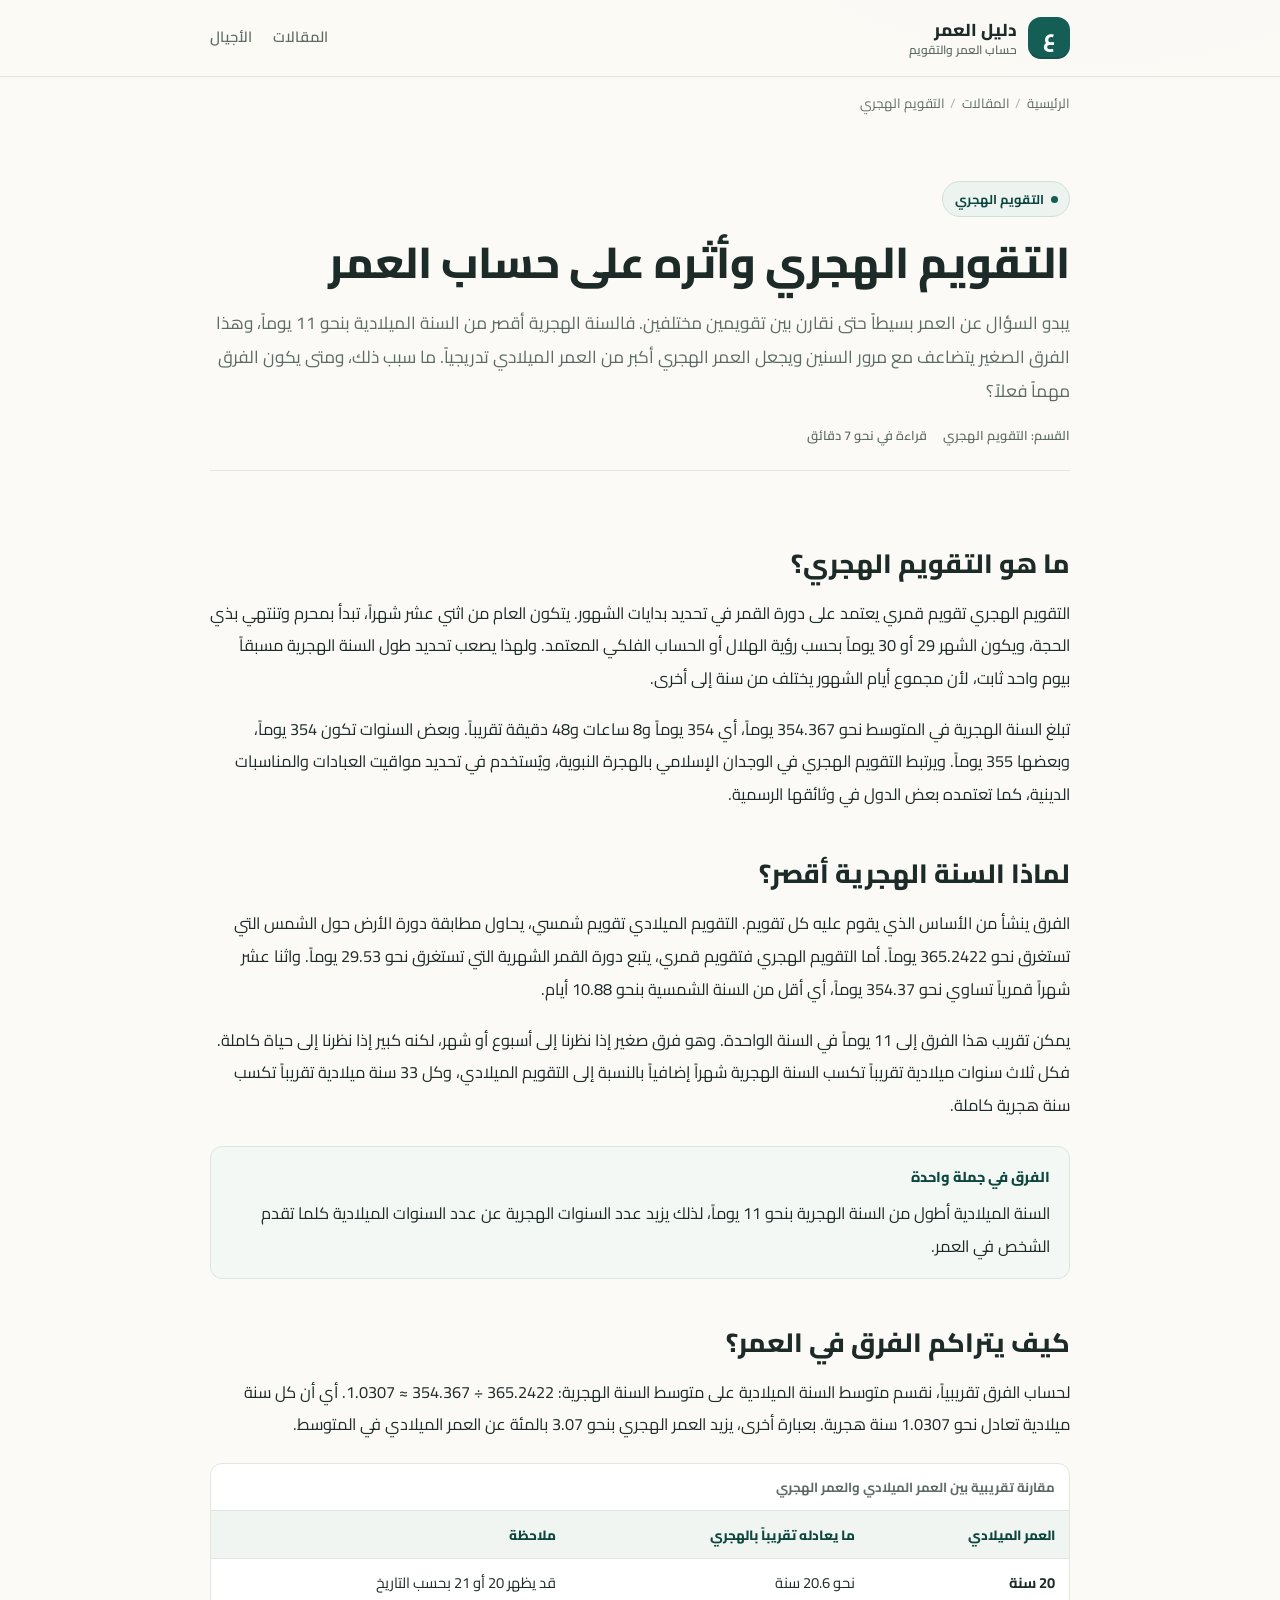
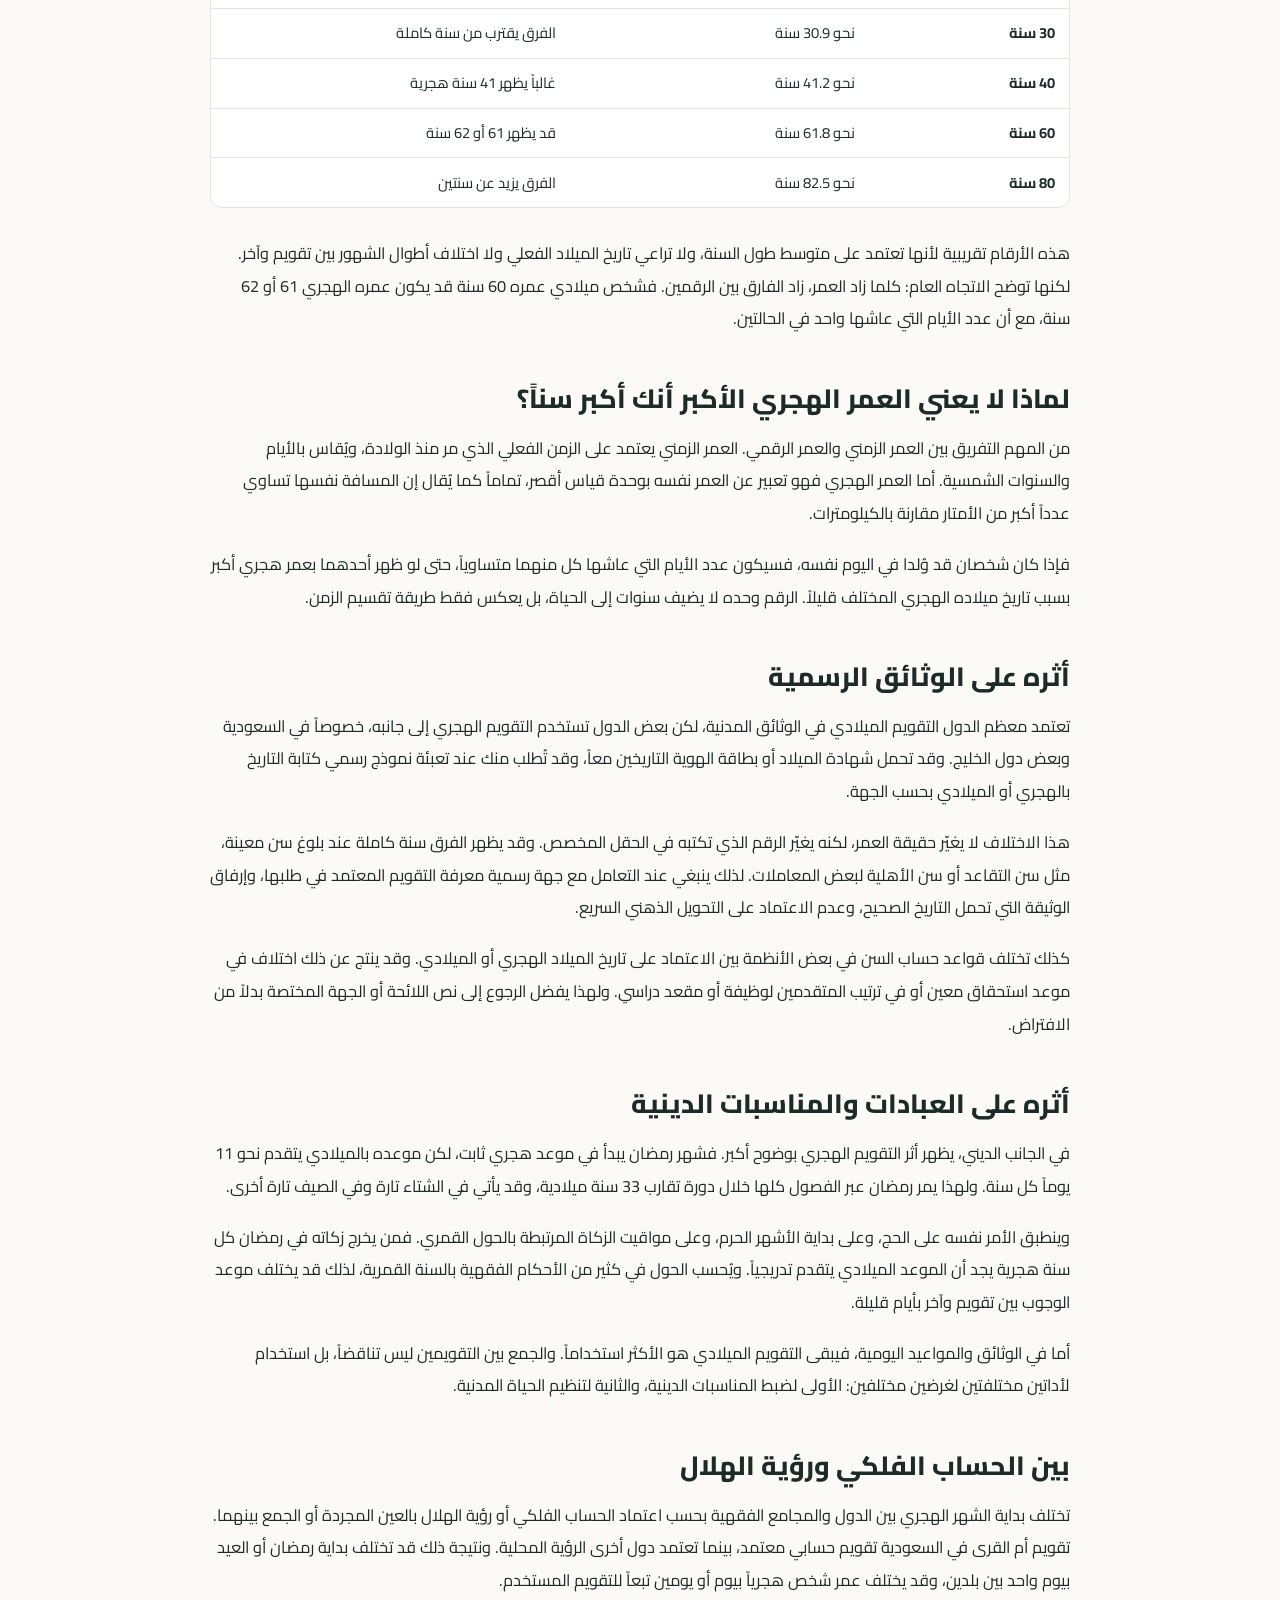
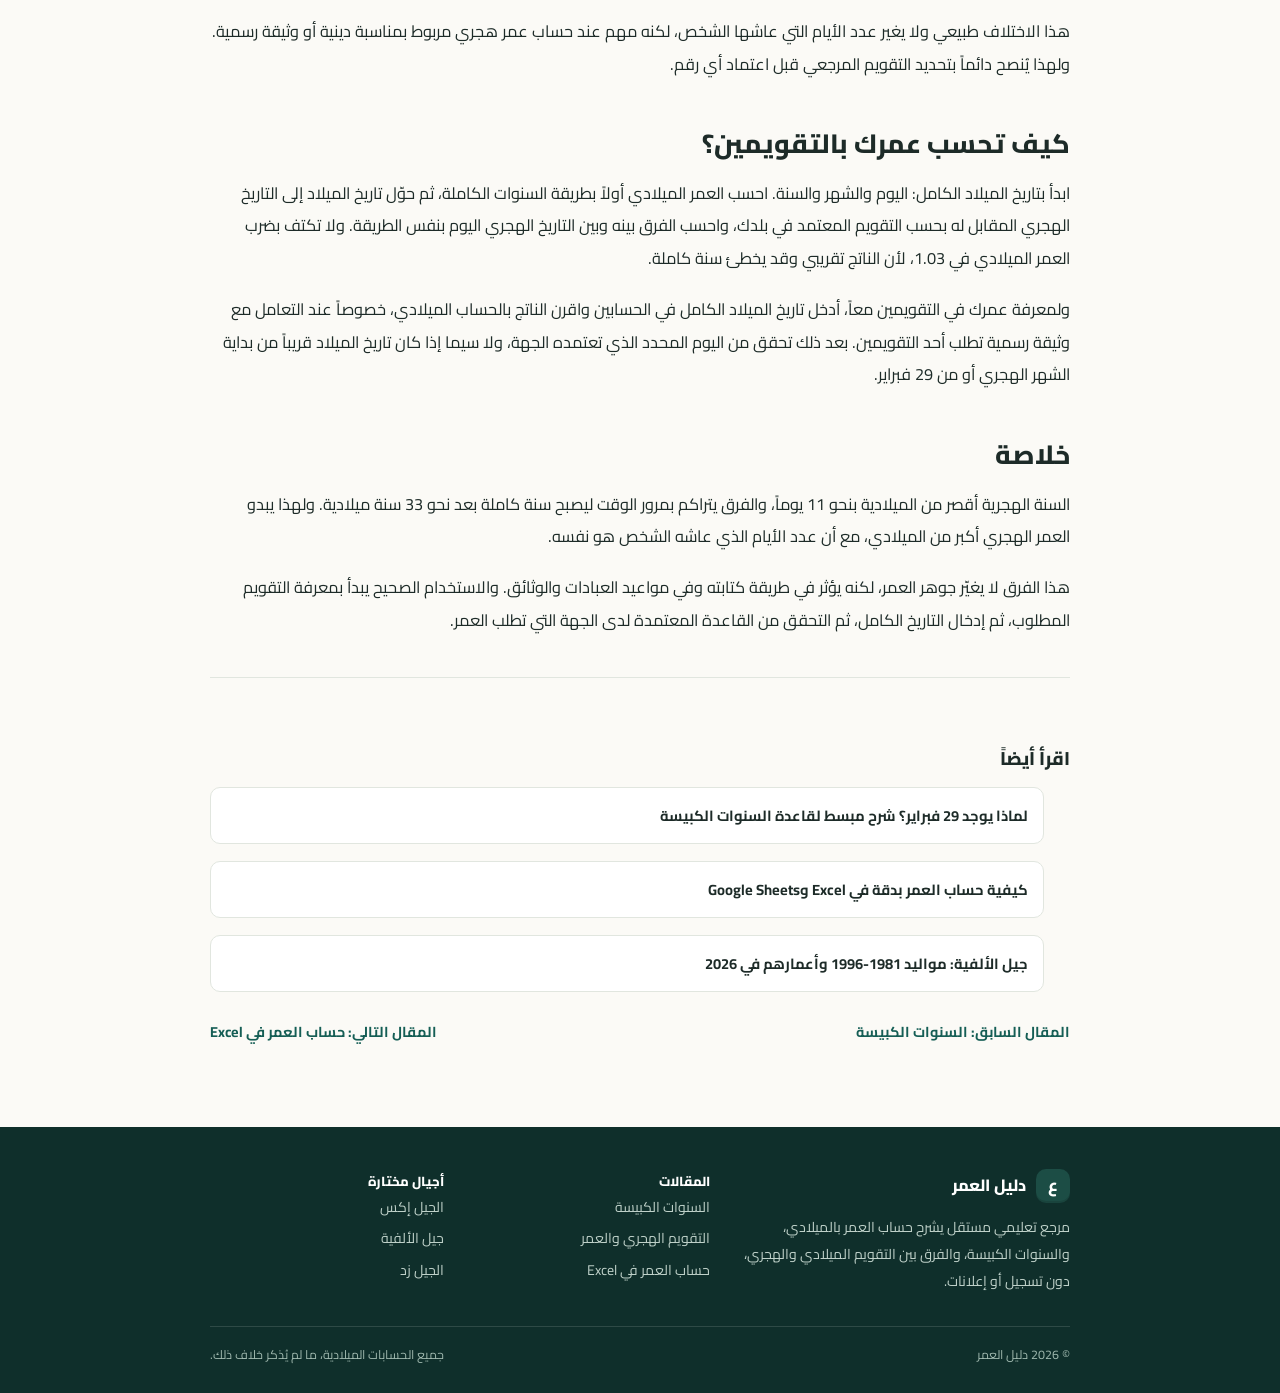
<file: blog/hijri-calendar.html>
<!DOCTYPE html>
<html lang="ar" dir="rtl">
<head>
  <meta charset="utf-8">
  <meta name="viewport" content="width=device-width, initial-scale=1">
  <title>التقويم الهجري وأثره على حساب العمر</title>
  <meta name="description" content="لماذا تكون السنة الهجرية أقصر من الميلادية بنحو 11 يوماً؟ وكيف يتراكم الفرق في العمر؟ دليل يشرح أثر التقويم الهجري في الوثائق والعبادات وحساب العمر.">
  <meta name="theme-color" content="#155e55">
  <link rel="preconnect" href="https://fonts.googleapis.com">
  <link rel="preconnect" href="https://fonts.gstatic.com" crossorigin>
  <link href="https://fonts.googleapis.com/css2?family=Cairo:wght@400;600;700;800&display=swap" rel="stylesheet">
  <link rel="stylesheet" href="../style.css">
</head>
<body>
  <a class="skip-link" href="#main">انتقل إلى المحتوى</a>

  <header class="site-header">
    <div class="container header-inner">
      <a class="brand" href="../index.html" aria-label="دليل العمر، الصفحة الرئيسية">
        <span class="brand-mark" aria-hidden="true">ع</span>
        <span class="brand-text">
          <span class="brand-name">دليل العمر</span>
          <span class="brand-tagline">حساب العمر والتقويم</span>
        </span>
      </a>
      <nav class="site-nav" aria-label="التنقل الرئيسي">
        <a href="../index.html#articles">المقالات</a>
        <a href="../index.html#generations">الأجيال</a>
      </nav>
    </div>
  </header>

  <main id="main">
    <div class="container">
      <nav class="breadcrumbs" aria-label="مسار التنقل">
        <a href="../index.html">الرئيسية</a>
        <span aria-hidden="true">/</span>
        <a href="../index.html#articles">المقالات</a>
        <span aria-hidden="true">/</span>
        <span>التقويم الهجري</span>
      </nav>

      <header class="article-header">
        <p class="eyebrow">التقويم الهجري</p>
        <h1>التقويم الهجري وأثره على حساب العمر</h1>
        <p class="article-lead">
          يبدو السؤال عن العمر بسيطاً حتى نقارن بين تقويمين مختلفين. فالسنة الهجرية أقصر من السنة
          الميلادية بنحو 11 يوماً، وهذا الفرق الصغير يتضاعف مع مرور السنين ويجعل العمر الهجري
          أكبر من العمر الميلادي تدريجياً. ما سبب ذلك، ومتى يكون الفرق مهماً فعلاً؟
        </p>
        <p class="article-meta">
          <span>القسم: التقويم الهجري</span>
          <span>قراءة في نحو 7 دقائق</span>
        </p>
      </header>

      <!-- IMAGE PROMPT: A calm editorial illustration of a crescent moon above a lunar calendar, with two small year labels 354 and 365 connected by a thin line, flat vector style, deep green and sand colors, no clutter -->

      <article class="article-body">
        <h2>ما هو التقويم الهجري؟</h2>
        <p>
          التقويم الهجري تقويم قمري يعتمد على دورة القمر في تحديد بدايات الشهور. يتكون العام من
          اثني عشر شهراً، تبدأ بمحرم وتنتهي بذي الحجة، ويكون الشهر 29 أو 30 يوماً بحسب رؤية الهلال
          أو الحساب الفلكي المعتمد. ولهذا يصعب تحديد طول السنة الهجرية مسبقاً بيوم واحد ثابت، لأن
          مجموع أيام الشهور يختلف من سنة إلى أخرى.
        </p>
        <p>
          تبلغ السنة الهجرية في المتوسط نحو 354.367 يوماً، أي 354 يوماً و8 ساعات و48 دقيقة تقريباً.
          وبعض السنوات تكون 354 يوماً، وبعضها 355 يوماً. ويرتبط التقويم الهجري في الوجدان الإسلامي
          بالهجرة النبوية، ويُستخدم في تحديد مواقيت العبادات والمناسبات الدينية، كما تعتمده بعض
          الدول في وثائقها الرسمية.
        </p>

        <h2>لماذا السنة الهجرية أقصر؟</h2>
        <p>
          الفرق ينشأ من الأساس الذي يقوم عليه كل تقويم. التقويم الميلادي تقويم شمسي، يحاول مطابقة
          دورة الأرض حول الشمس التي تستغرق نحو 365.2422 يوماً. أما التقويم الهجري فتقويم قمري،
          يتبع دورة القمر الشهرية التي تستغرق نحو 29.53 يوماً. واثنا عشر شهراً قمرياً تساوي نحو
          354.37 يوماً، أي أقل من السنة الشمسية بنحو 10.88 أيام.
        </p>
        <p>
          يمكن تقريب هذا الفرق إلى 11 يوماً في السنة الواحدة. وهو فرق صغير إذا نظرنا إلى أسبوع
          أو شهر، لكنه كبير إذا نظرنا إلى حياة كاملة. فكل ثلاث سنوات ميلادية تقريباً تكسب السنة
          الهجرية شهراً إضافياً بالنسبة إلى التقويم الميلادي، وكل 33 سنة ميلادية تقريباً تكسب سنة
          هجرية كاملة.
        </p>
        <div class="callout">
          <p class="callout-title">الفرق في جملة واحدة</p>
          <p>
            السنة الميلادية أطول من السنة الهجرية بنحو 11 يوماً، لذلك يزيد عدد السنوات الهجرية
            عن عدد السنوات الميلادية كلما تقدم الشخص في العمر.
          </p>
        </div>

        <h2>كيف يتراكم الفرق في العمر؟</h2>
        <p>
          لحساب الفرق تقريبياً، نقسم متوسط السنة الميلادية على متوسط السنة الهجرية:
          365.2422 ÷ 354.367 ≈ 1.0307. أي أن كل سنة ميلادية تعادل نحو 1.0307 سنة هجرية. بعبارة
          أخرى، يزيد العمر الهجري بنحو 3.07 بالمئة عن العمر الميلادي في المتوسط.
        </p>
        <div class="table-wrap">
          <table>
            <caption>مقارنة تقريبية بين العمر الميلادي والعمر الهجري</caption>
            <thead>
              <tr>
                <th scope="col">العمر الميلادي</th>
                <th scope="col">ما يعادله تقريباً بالهجري</th>
                <th scope="col">ملاحظة</th>
              </tr>
            </thead>
            <tbody>
              <tr>
                <th scope="row">20 سنة</th>
                <td>نحو 20.6 سنة</td>
                <td>قد يظهر 20 أو 21 بحسب التاريخ</td>
              </tr>
              <tr>
                <th scope="row">30 سنة</th>
                <td>نحو 30.9 سنة</td>
                <td>الفرق يقترب من سنة كاملة</td>
              </tr>
              <tr>
                <th scope="row">40 سنة</th>
                <td>نحو 41.2 سنة</td>
                <td>غالباً يظهر 41 سنة هجرية</td>
              </tr>
              <tr>
                <th scope="row">60 سنة</th>
                <td>نحو 61.8 سنة</td>
                <td>قد يظهر 61 أو 62 سنة</td>
              </tr>
              <tr>
                <th scope="row">80 سنة</th>
                <td>نحو 82.5 سنة</td>
                <td>الفرق يزيد عن سنتين</td>
              </tr>
            </tbody>
          </table>
        </div>
        <p>
          هذه الأرقام تقريبية لأنها تعتمد على متوسط طول السنة، ولا تراعي تاريخ الميلاد الفعلي
          ولا اختلاف أطوال الشهور بين تقويم وآخر. لكنها توضح الاتجاه العام: كلما زاد العمر، زاد
          الفارق بين الرقمين. فشخص ميلادي عمره 60 سنة قد يكون عمره الهجري 61 أو 62 سنة، مع أن
          عدد الأيام التي عاشها واحد في الحالتين.
        </p>

        <!-- IMAGE PROMPT: A simple two-line timeline comparison between the Gregorian and Hijri calendars, with an offset that grows from one month to a full year over three decades, editorial infographic style, muted teal, cream and copper palette -->

        <h2>لماذا لا يعني العمر الهجري الأكبر أنك أكبر سناً؟</h2>
        <p>
          من المهم التفريق بين العمر الزمني والعمر الرقمي. العمر الزمني يعتمد على الزمن الفعلي
          الذي مر منذ الولادة، ويُقاس بالأيام والسنوات الشمسية. أما العمر الهجري فهو تعبير عن
          العمر نفسه بوحدة قياس أقصر، تماماً كما يُقال إن المسافة نفسها تساوي عدداً أكبر من
          الأمتار مقارنة بالكيلومترات.
        </p>
        <p>
          فإذا كان شخصان قد وُلدا في اليوم نفسه، فسيكون عدد الأيام التي عاشها كل منهما متساوياً،
          حتى لو ظهر أحدهما بعمر هجري أكبر بسبب تاريخ ميلاده الهجري المختلف قليلاً. الرقم وحده لا
          يضيف سنوات إلى الحياة، بل يعكس فقط طريقة تقسيم الزمن.
        </p>

        <h2>أثره على الوثائق الرسمية</h2>
        <p>
          تعتمد معظم الدول التقويم الميلادي في الوثائق المدنية، لكن بعض الدول تستخدم التقويم
          الهجري إلى جانبه، خصوصاً في السعودية وبعض دول الخليج. وقد تحمل شهادة الميلاد أو بطاقة
          الهوية التاريخين معاً، وقد تُطلب منك عند تعبئة نموذج رسمي كتابة التاريخ بالهجري أو
          الميلادي بحسب الجهة.
        </p>
        <p>
          هذا الاختلاف لا يغيّر حقيقة العمر، لكنه يغيّر الرقم الذي تكتبه في الحقل المخصص. وقد
          يظهر الفرق سنة كاملة عند بلوغ سن معينة، مثل سن التقاعد أو سن الأهلية لبعض المعاملات.
          لذلك ينبغي عند التعامل مع جهة رسمية معرفة التقويم المعتمد في طلبها، وإرفاق الوثيقة
          التي تحمل التاريخ الصحيح، وعدم الاعتماد على التحويل الذهني السريع.
        </p>
        <p>
          كذلك تختلف قواعد حساب السن في بعض الأنظمة بين الاعتماد على تاريخ الميلاد الهجري أو
          الميلادي. وقد ينتج عن ذلك اختلاف في موعد استحقاق معين أو في ترتيب المتقدمين لوظيفة أو
          مقعد دراسي. ولهذا يفضل الرجوع إلى نص اللائحة أو الجهة المختصة بدلاً من الافتراض.
        </p>

        <h2>أثره على العبادات والمناسبات الدينية</h2>
        <p>
          في الجانب الديني، يظهر أثر التقويم الهجري بوضوح أكبر. فشهر رمضان يبدأ في موعد هجري
          ثابت، لكن موعده بالميلادي يتقدم نحو 11 يوماً كل سنة. ولهذا يمر رمضان عبر الفصول كلها
          خلال دورة تقارب 33 سنة ميلادية، وقد يأتي في الشتاء تارة وفي الصيف تارة أخرى.
        </p>
        <p>
          وينطبق الأمر نفسه على الحج، وعلى بداية الأشهر الحرم، وعلى مواقيت الزكاة المرتبطة بالحول
          القمري. فمن يخرج زكاته في رمضان كل سنة هجرية يجد أن الموعد الميلادي يتقدم تدريجياً.
          ويُحسب الحول في كثير من الأحكام الفقهية بالسنة القمرية، لذلك قد يختلف موعد الوجوب
          بين تقويم وآخر بأيام قليلة.
        </p>
        <p>
          أما في الوثائق والمواعيد اليومية، فيبقى التقويم الميلادي هو الأكثر استخداماً. والجمع
          بين التقويمين ليس تناقضاً، بل استخدام لأداتين مختلفتين لغرضين مختلفين: الأولى لضبط
          المناسبات الدينية، والثانية لتنظيم الحياة المدنية.
        </p>

        <h2>بين الحساب الفلكي ورؤية الهلال</h2>
        <p>
          تختلف بداية الشهر الهجري بين الدول والمجامع الفقهية بحسب اعتماد الحساب الفلكي أو رؤية
          الهلال بالعين المجردة أو الجمع بينهما. تقويم أم القرى في السعودية تقويم حسابي معتمد،
          بينما تعتمد دول أخرى الرؤية المحلية. ونتيجة ذلك قد تختلف بداية رمضان أو العيد بيوم
          واحد بين بلدين، وقد يختلف عمر شخص هجرياً بيوم أو يومين تبعاً للتقويم المستخدم.
        </p>
        <p>
          هذا الاختلاف طبيعي ولا يغير عدد الأيام التي عاشها الشخص، لكنه مهم عند حساب عمر هجري
          مربوط بمناسبة دينية أو وثيقة رسمية. ولهذا يُنصح دائماً بتحديد التقويم المرجعي قبل
          اعتماد أي رقم.
        </p>

        <h2>كيف تحسب عمرك بالتقويمين؟</h2>
        <p>
          ابدأ بتاريخ الميلاد الكامل: اليوم والشهر والسنة. احسب العمر الميلادي أولاً بطريقة
          السنوات الكاملة، ثم حوّل تاريخ الميلاد إلى التاريخ الهجري المقابل له بحسب التقويم
          المعتمد في بلدك، واحسب الفرق بينه وبين التاريخ الهجري اليوم بنفس الطريقة. ولا تكتف
          بضرب العمر الميلادي في 1.03، لأن الناتج تقريبي وقد يخطئ سنة كاملة.
        </p>
        <p>
          ولمعرفة عمرك في التقويمين معاً، أدخل تاريخ الميلاد الكامل في الحسابين واقرن الناتج
          بالحساب الميلادي، خصوصاً عند التعامل مع وثيقة رسمية تطلب أحد التقويمين.
          بعد ذلك تحقق من اليوم المحدد الذي تعتمده الجهة، ولا سيما إذا كان تاريخ الميلاد قريباً
          من بداية الشهر الهجري أو من 29 فبراير.
        </p>

        <h2>خلاصة</h2>
        <p>
          السنة الهجرية أقصر من الميلادية بنحو 11 يوماً، والفرق يتراكم بمرور الوقت ليصبح سنة
          كاملة بعد نحو 33 سنة ميلادية. ولهذا يبدو العمر الهجري أكبر من الميلادي، مع أن عدد
          الأيام الذي عاشه الشخص هو نفسه.
        </p>
        <p>
          هذا الفرق لا يغيّر جوهر العمر، لكنه يؤثر في طريقة كتابته وفي مواعيد العبادات والوثائق.
          والاستخدام الصحيح يبدأ بمعرفة التقويم المطلوب، ثم إدخال التاريخ الكامل، ثم التحقق من
          القاعدة المعتمدة لدى الجهة التي تطلب العمر.
        </p>

        <div class="article-footer">
          <h2>اقرأ أيضاً</h2>
          <ul class="related-list">
            <li><a href="leap-year.html">لماذا يوجد 29 فبراير؟ شرح مبسط لقاعدة السنوات الكبيسة</a></li>
            <li><a href="excel-age.html">كيفية حساب العمر بدقة في Excel وGoogle Sheets</a></li>
            <li><a href="../generations/millennials.html">جيل الألفية: مواليد 1981-1996 وأعمارهم في 2026</a></li>
          </ul>
        </div>
        <div class="article-nav">
          <a href="leap-year.html">المقال السابق: السنوات الكبيسة</a>
          <a href="excel-age.html">المقال التالي: حساب العمر في Excel</a>
        </div>
      </article>
    </div>
  </main>

  <footer class="site-footer">
    <div class="container">
      <div class="footer-grid">
        <div>
          <a class="footer-brand" href="../index.html">
            <span class="brand-mark" aria-hidden="true">ع</span>
            دليل العمر
          </a>
          <p>
            مرجع تعليمي مستقل يشرح حساب العمر بالميلادي، والسنوات الكبيسة، والفرق بين التقويم
            الميلادي والهجري، دون تسجيل أو إعلانات.
          </p>
        </div>
        <div>
          <p class="footer-title">المقالات</p>
          <ul class="footer-links">
            <li><a href="leap-year.html">السنوات الكبيسة</a></li>
            <li><a href="hijri-calendar.html">التقويم الهجري والعمر</a></li>
            <li><a href="excel-age.html">حساب العمر في Excel</a></li>
          </ul>
        </div>
        <div>
          <p class="footer-title">أجيال مختارة</p>
          <ul class="footer-links">
            <li><a href="../generations/generation-x.html">الجيل إكس</a></li>
            <li><a href="../generations/millennials.html">جيل الألفية</a></li>
            <li><a href="../generations/generation-z.html">الجيل زد</a></li>
          </ul>
        </div>
      </div>
      <div class="footer-bottom">
        <span>© 2026 دليل العمر</span>
        <span>جميع الحسابات الميلادية، ما لم يُذكر خلاف ذلك.</span>
      </div>
    </div>
  </footer>
</body>
</html>
</file>
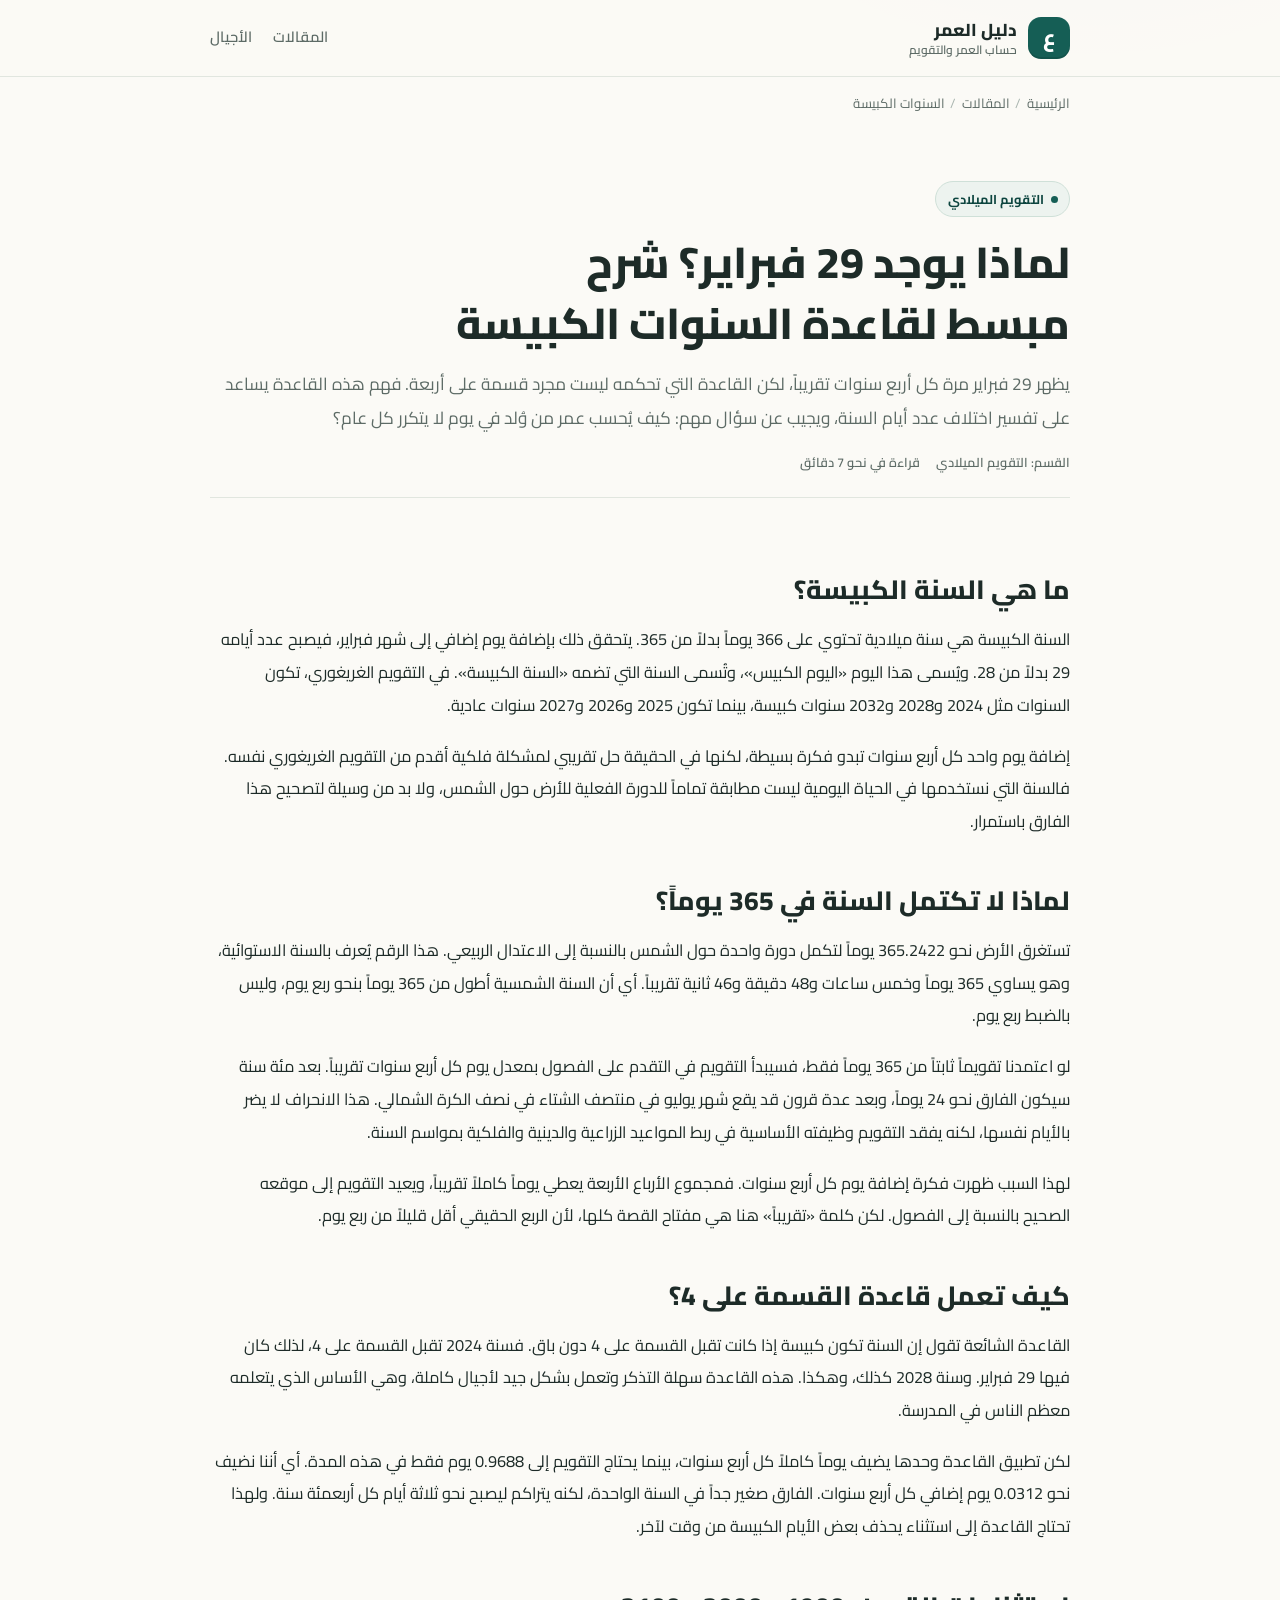
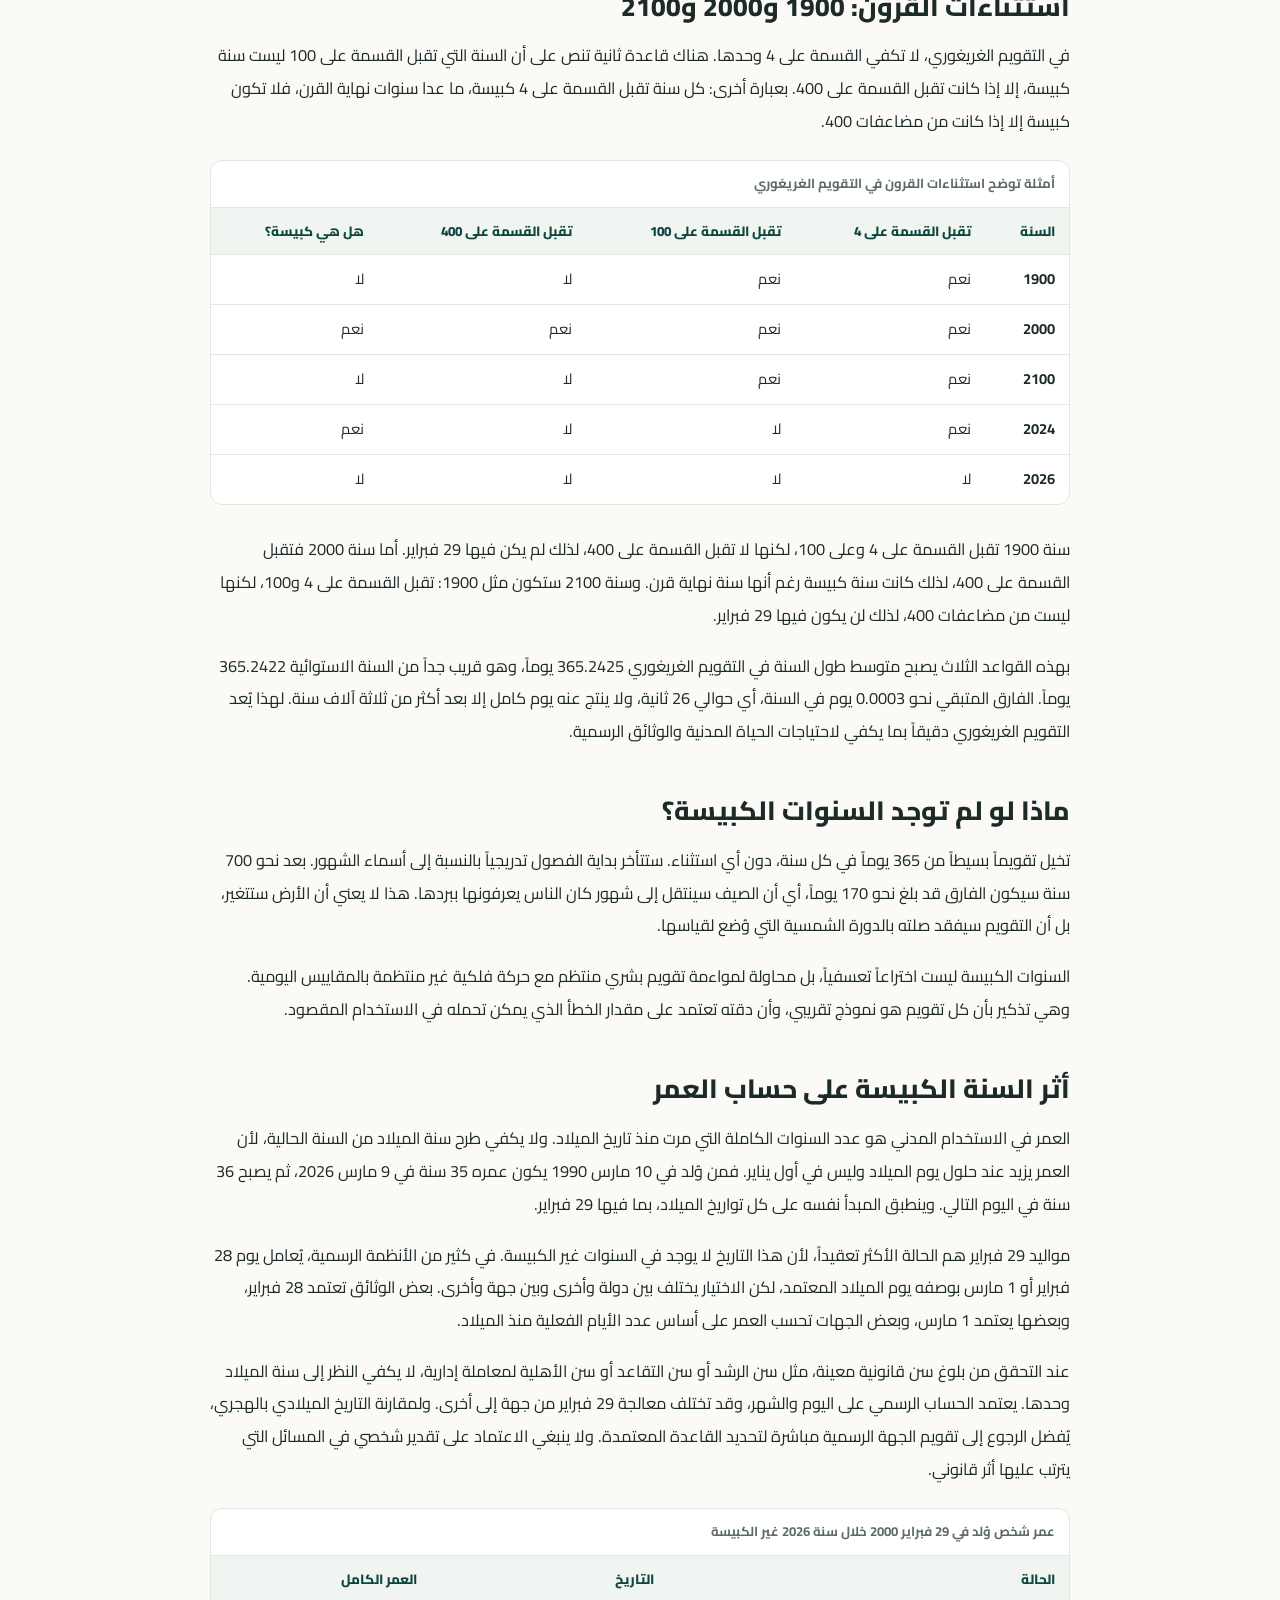
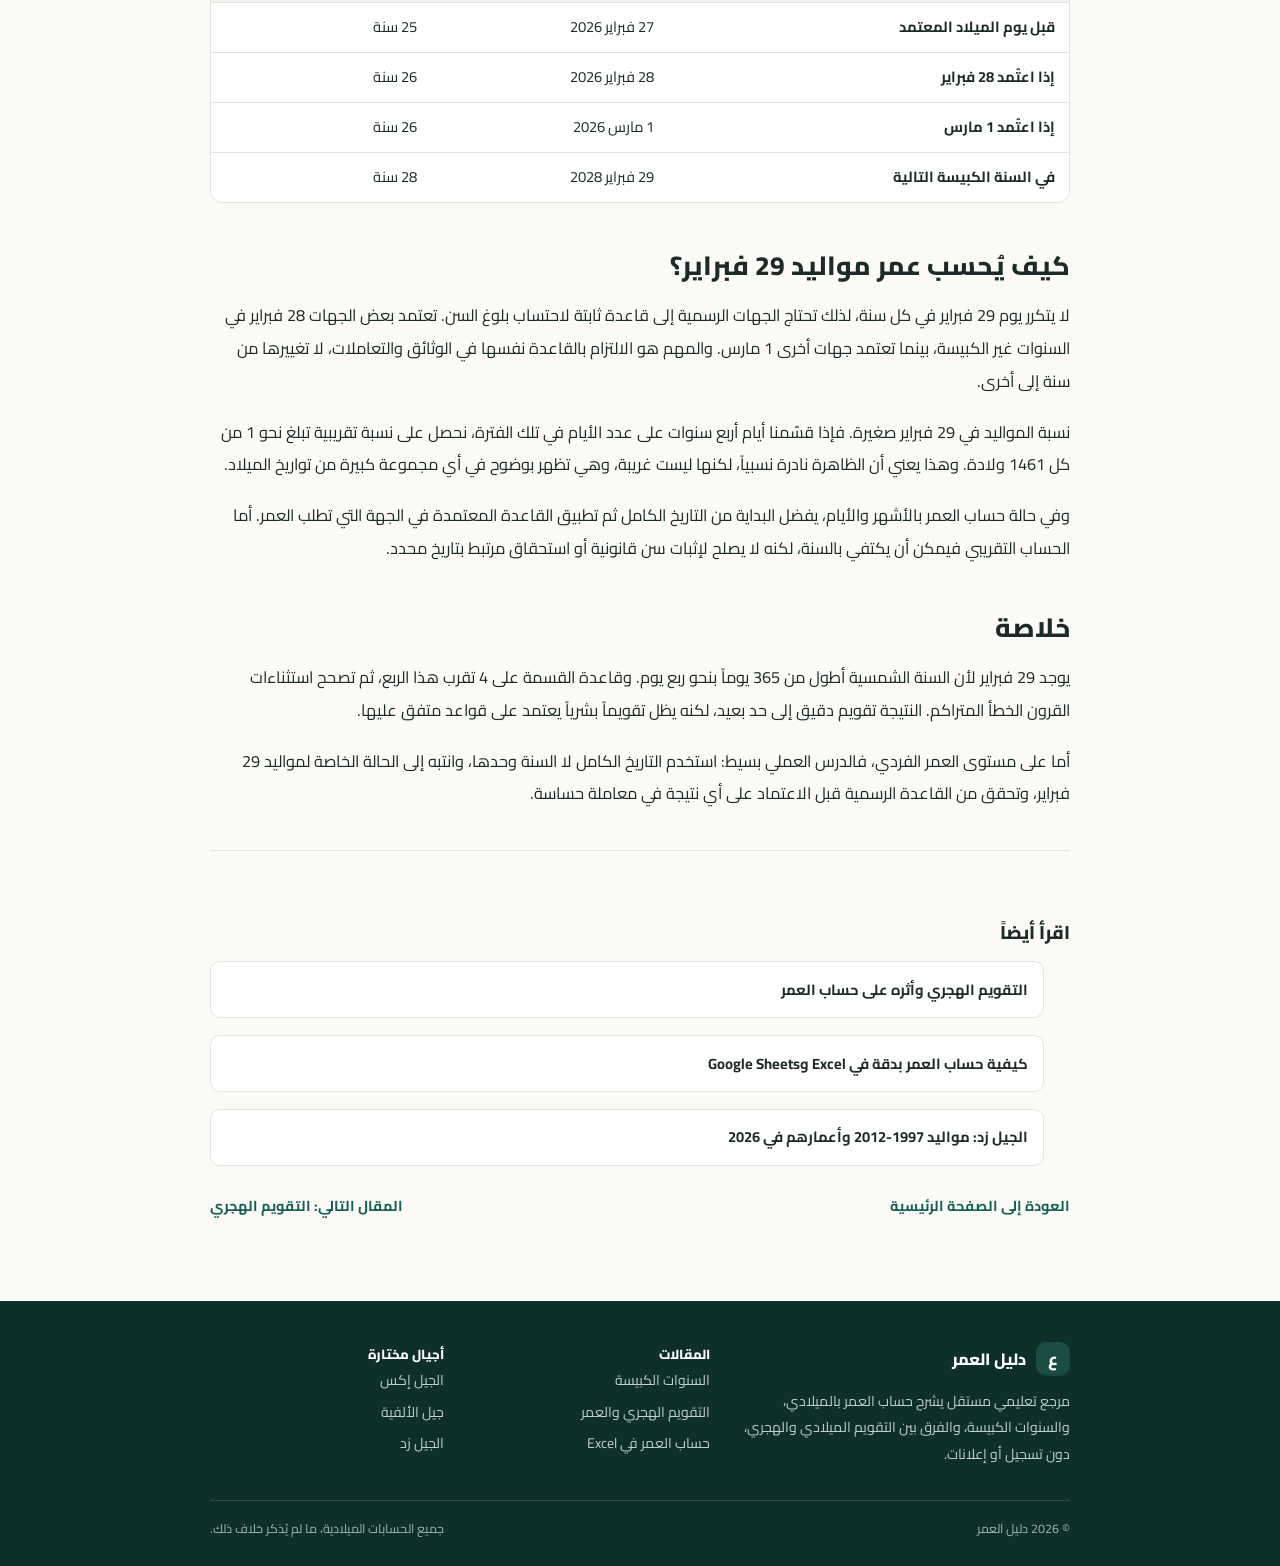
<file: blog/leap-year.html>
<!DOCTYPE html>
<html lang="ar" dir="rtl">
<head>
  <meta charset="utf-8">
  <meta name="viewport" content="width=device-width, initial-scale=1">
  <title>لماذا يوجد 29 فبراير؟ شرح مبسط لقاعدة السنوات الكبيسة</title>
  <meta name="description" content="شرح مبسط لسبب وجود 29 فبراير: دورة الأرض 365.2422 يوماً، قاعدة القسمة على 4، واستثناءات 1900 و2000 و2100، وأثر ذلك على حساب عمر مواليد 29 فبراير.">
  <meta name="theme-color" content="#155e55">
  <link rel="preconnect" href="https://fonts.googleapis.com">
  <link rel="preconnect" href="https://fonts.gstatic.com" crossorigin>
  <link href="https://fonts.googleapis.com/css2?family=Cairo:wght@400;600;700;800&display=swap" rel="stylesheet">
  <link rel="stylesheet" href="../style.css">
</head>
<body>
  <a class="skip-link" href="#main">انتقل إلى المحتوى</a>

  <header class="site-header">
    <div class="container header-inner">
      <a class="brand" href="../index.html" aria-label="دليل العمر، الصفحة الرئيسية">
        <span class="brand-mark" aria-hidden="true">ع</span>
        <span class="brand-text">
          <span class="brand-name">دليل العمر</span>
          <span class="brand-tagline">حساب العمر والتقويم</span>
        </span>
      </a>
      <nav class="site-nav" aria-label="التنقل الرئيسي">
        <a href="../index.html#articles">المقالات</a>
        <a href="../index.html#generations">الأجيال</a>
      </nav>
    </div>
  </header>

  <main id="main">
    <div class="container">
      <nav class="breadcrumbs" aria-label="مسار التنقل">
        <a href="../index.html">الرئيسية</a>
        <span aria-hidden="true">/</span>
        <a href="../index.html#articles">المقالات</a>
        <span aria-hidden="true">/</span>
        <span>السنوات الكبيسة</span>
      </nav>

      <header class="article-header">
        <p class="eyebrow">التقويم الميلادي</p>
        <h1>لماذا يوجد 29 فبراير؟ شرح مبسط لقاعدة السنوات الكبيسة</h1>
        <p class="article-lead">
          يظهر 29 فبراير مرة كل أربع سنوات تقريباً، لكن القاعدة التي تحكمه ليست مجرد قسمة على أربعة.
          فهم هذه القاعدة يساعد على تفسير اختلاف عدد أيام السنة، ويجيب عن سؤال مهم: كيف يُحسب عمر
          من وُلد في يوم لا يتكرر كل عام؟
        </p>
        <p class="article-meta">
          <span>القسم: التقويم الميلادي</span>
          <span>قراءة في نحو 7 دقائق</span>
        </p>
      </header>

      <!-- IMAGE PROMPT: A clean editorial illustration of a wall calendar showing February 29, with a subtle orbit path and the figure 365.2422 in the background, flat vector style, deep teal and warm sand palette, no clutter -->

      <article class="article-body">
        <h2>ما هي السنة الكبيسة؟</h2>
        <p>
          السنة الكبيسة هي سنة ميلادية تحتوي على 366 يوماً بدلاً من 365. يتحقق ذلك بإضافة يوم
          إضافي إلى شهر فبراير، فيصبح عدد أيامه 29 بدلاً من 28. ويُسمى هذا اليوم «اليوم الكبيس»،
          وتُسمى السنة التي تضمه «السنة الكبيسة». في التقويم الغريغوري، تكون السنوات مثل 2024
          و2028 و2032 سنوات كبيسة، بينما تكون 2025 و2026 و2027 سنوات عادية.
        </p>
        <p>
          إضافة يوم واحد كل أربع سنوات تبدو فكرة بسيطة، لكنها في الحقيقة حل تقريبي لمشكلة فلكية
          أقدم من التقويم الغريغوري نفسه. فالسنة التي نستخدمها في الحياة اليومية ليست مطابقة تماماً
          للدورة الفعلية للأرض حول الشمس، ولا بد من وسيلة لتصحيح هذا الفارق باستمرار.
        </p>

        <h2>لماذا لا تكتمل السنة في 365 يوماً؟</h2>
        <p>
          تستغرق الأرض نحو 365.2422 يوماً لتكمل دورة واحدة حول الشمس بالنسبة إلى الاعتدال الربيعي.
          هذا الرقم يُعرف بالسنة الاستوائية، وهو يساوي 365 يوماً وخمس ساعات و48 دقيقة و46 ثانية
          تقريباً. أي أن السنة الشمسية أطول من 365 يوماً بنحو ربع يوم، وليس بالضبط ربع يوم.
        </p>
        <p>
          لو اعتمدنا تقويماً ثابتاً من 365 يوماً فقط، فسيبدأ التقويم في التقدم على الفصول بمعدل
          يوم كل أربع سنوات تقريباً. بعد مئة سنة سيكون الفارق نحو 24 يوماً، وبعد عدة قرون قد يقع
          شهر يوليو في منتصف الشتاء في نصف الكرة الشمالي. هذا الانحراف لا يضر بالأيام نفسها، لكنه
          يفقد التقويم وظيفته الأساسية في ربط المواعيد الزراعية والدينية والفلكية بمواسم السنة.
        </p>
        <p>
          لهذا السبب ظهرت فكرة إضافة يوم كل أربع سنوات. فمجموع الأرباع الأربعة يعطي يوماً كاملاً
          تقريباً، ويعيد التقويم إلى موقعه الصحيح بالنسبة إلى الفصول. لكن كلمة «تقريباً» هنا هي
          مفتاح القصة كلها، لأن الربع الحقيقي أقل قليلاً من ربع يوم.
        </p>

        <h2>كيف تعمل قاعدة القسمة على 4؟</h2>
        <p>
          القاعدة الشائعة تقول إن السنة تكون كبيسة إذا كانت تقبل القسمة على 4 دون باق. فسنة 2024
          تقبل القسمة على 4، لذلك كان فيها 29 فبراير. وسنة 2028 كذلك، وهكذا. هذه القاعدة سهلة
          التذكر وتعمل بشكل جيد لأجيال كاملة، وهي الأساس الذي يتعلمه معظم الناس في المدرسة.
        </p>
        <p>
          لكن تطبيق القاعدة وحدها يضيف يوماً كاملاً كل أربع سنوات، بينما يحتاج التقويم إلى
          0.9688 يوم فقط في هذه المدة. أي أننا نضيف نحو 0.0312 يوم إضافي كل أربع سنوات. الفارق
          صغير جداً في السنة الواحدة، لكنه يتراكم ليصبح نحو ثلاثة أيام كل أربعمئة سنة. ولهذا
          تحتاج القاعدة إلى استثناء يحذف بعض الأيام الكبيسة من وقت لآخر.
        </p>

        <h2>استثناءات القرون: 1900 و2000 و2100</h2>
        <p>
          في التقويم الغريغوري، لا تكفي القسمة على 4 وحدها. هناك قاعدة ثانية تنص على أن السنة
          التي تقبل القسمة على 100 ليست سنة كبيسة، إلا إذا كانت تقبل القسمة على 400. بعبارة أخرى:
          كل سنة تقبل القسمة على 4 كبيسة، ما عدا سنوات نهاية القرن، فلا تكون كبيسة إلا إذا كانت
          من مضاعفات 400.
        </p>
        <div class="table-wrap">
          <table>
            <caption>أمثلة توضح استثناءات القرون في التقويم الغريغوري</caption>
            <thead>
              <tr>
                <th scope="col">السنة</th>
                <th scope="col">تقبل القسمة على 4</th>
                <th scope="col">تقبل القسمة على 100</th>
                <th scope="col">تقبل القسمة على 400</th>
                <th scope="col">هل هي كبيسة؟</th>
              </tr>
            </thead>
            <tbody>
              <tr>
                <th scope="row">1900</th>
                <td>نعم</td>
                <td>نعم</td>
                <td>لا</td>
                <td>لا</td>
              </tr>
              <tr>
                <th scope="row">2000</th>
                <td>نعم</td>
                <td>نعم</td>
                <td>نعم</td>
                <td>نعم</td>
              </tr>
              <tr>
                <th scope="row">2100</th>
                <td>نعم</td>
                <td>نعم</td>
                <td>لا</td>
                <td>لا</td>
              </tr>
              <tr>
                <th scope="row">2024</th>
                <td>نعم</td>
                <td>لا</td>
                <td>لا</td>
                <td>نعم</td>
              </tr>
              <tr>
                <th scope="row">2026</th>
                <td>لا</td>
                <td>لا</td>
                <td>لا</td>
                <td>لا</td>
              </tr>
            </tbody>
          </table>
        </div>
        <p>
          سنة 1900 تقبل القسمة على 4 وعلى 100، لكنها لا تقبل القسمة على 400، لذلك لم يكن فيها
          29 فبراير. أما سنة 2000 فتقبل القسمة على 400، لذلك كانت سنة كبيسة رغم أنها سنة نهاية
          قرن. وسنة 2100 ستكون مثل 1900: تقبل القسمة على 4 و100، لكنها ليست من مضاعفات 400،
          لذلك لن يكون فيها 29 فبراير.
        </p>
        <p>
          بهذه القواعد الثلاث يصبح متوسط طول السنة في التقويم الغريغوري 365.2425 يوماً، وهو قريب
          جداً من السنة الاستوائية 365.2422 يوماً. الفارق المتبقي نحو 0.0003 يوم في السنة، أي
          حوالي 26 ثانية، ولا ينتج عنه يوم كامل إلا بعد أكثر من ثلاثة آلاف سنة. لهذا يُعد التقويم
          الغريغوري دقيقاً بما يكفي لاحتياجات الحياة المدنية والوثائق الرسمية.
        </p>

        <h2>ماذا لو لم توجد السنوات الكبيسة؟</h2>
        <p>
          تخيل تقويماً بسيطاً من 365 يوماً في كل سنة، دون أي استثناء. ستتأخر بداية الفصول تدريجياً
          بالنسبة إلى أسماء الشهور. بعد نحو 700 سنة سيكون الفارق قد بلغ نحو 170 يوماً، أي أن
          الصيف سينتقل إلى شهور كان الناس يعرفونها ببردها. هذا لا يعني أن الأرض ستتغير، بل أن
          التقويم سيفقد صلته بالدورة الشمسية التي وُضع لقياسها.
        </p>
        <p>
          السنوات الكبيسة ليست اختراعاً تعسفياً، بل محاولة لمواءمة تقويم بشري منتظم مع حركة فلكية
          غير منتظمة بالمقاييس اليومية. وهي تذكير بأن كل تقويم هو نموذج تقريبي، وأن دقته تعتمد
          على مقدار الخطأ الذي يمكن تحمله في الاستخدام المقصود.
        </p>

        <h2>أثر السنة الكبيسة على حساب العمر</h2>
        <p>
          العمر في الاستخدام المدني هو عدد السنوات الكاملة التي مرت منذ تاريخ الميلاد. ولا يكفي
          طرح سنة الميلاد من السنة الحالية، لأن العمر يزيد عند حلول يوم الميلاد وليس في أول يناير.
          فمن وُلد في 10 مارس 1990 يكون عمره 35 سنة في 9 مارس 2026، ثم يصبح 36 سنة في اليوم التالي.
          وينطبق المبدأ نفسه على كل تواريخ الميلاد، بما فيها 29 فبراير.
        </p>
        <p>
          مواليد 29 فبراير هم الحالة الأكثر تعقيداً، لأن هذا التاريخ لا يوجد في السنوات غير الكبيسة.
          في كثير من الأنظمة الرسمية، يُعامل يوم 28 فبراير أو 1 مارس بوصفه يوم الميلاد المعتمد،
          لكن الاختيار يختلف بين دولة وأخرى وبين جهة وأخرى. بعض الوثائق تعتمد 28 فبراير،
          وبعضها يعتمد 1 مارس، وبعض الجهات تحسب العمر على أساس عدد الأيام الفعلية منذ الميلاد.
        </p>
        <p>
          عند التحقق من بلوغ سن قانونية معينة، مثل سن الرشد أو سن التقاعد أو سن الأهلية لمعاملة
          إدارية، لا يكفي النظر إلى سنة الميلاد وحدها. يعتمد الحساب الرسمي على اليوم والشهر، وقد
          تختلف معالجة 29 فبراير من جهة إلى أخرى. ولمقارنة التاريخ الميلادي بالهجري، يُفضل الرجوع
          إلى تقويم الجهة الرسمية مباشرة لتحديد القاعدة المعتمدة.
          ولا ينبغي الاعتماد على تقدير شخصي في المسائل التي يترتب عليها أثر قانوني.
        </p>
        <div class="table-wrap">
          <table>
            <caption>عمر شخص وُلد في 29 فبراير 2000 خلال سنة 2026 غير الكبيسة</caption>
            <thead>
              <tr>
                <th scope="col">الحالة</th>
                <th scope="col">التاريخ</th>
                <th scope="col">العمر الكامل</th>
              </tr>
            </thead>
            <tbody>
              <tr>
                <th scope="row">قبل يوم الميلاد المعتمد</th>
                <td>27 فبراير 2026</td>
                <td>25 سنة</td>
              </tr>
              <tr>
                <th scope="row">إذا اعتُمد 28 فبراير</th>
                <td>28 فبراير 2026</td>
                <td>26 سنة</td>
              </tr>
              <tr>
                <th scope="row">إذا اعتُمد 1 مارس</th>
                <td>1 مارس 2026</td>
                <td>26 سنة</td>
              </tr>
              <tr>
                <th scope="row">في السنة الكبيسة التالية</th>
                <td>29 فبراير 2028</td>
                <td>28 سنة</td>
              </tr>
            </tbody>
          </table>
        </div>

        <!-- IMAGE PROMPT: A minimal timeline infographic for a person born on February 29, showing calendar tiles for 2024, 2025 and 2026, with the adopted date highlighted on March 1 and a small note icon, editorial style, teal and cream colors, no extra text -->

        <h2>كيف يُحسب عمر مواليد 29 فبراير؟</h2>
        <p>
          لا يتكرر يوم 29 فبراير في كل سنة، لذلك تحتاج الجهات الرسمية إلى قاعدة ثابتة لاحتساب
          بلوغ السن. تعتمد بعض الجهات 28 فبراير في السنوات غير الكبيسة، بينما تعتمد جهات أخرى
          1 مارس. والمهم هو الالتزام بالقاعدة نفسها في الوثائق والتعاملات، لا تغييرها من سنة إلى أخرى.
        </p>
        <p>
          نسبة المواليد في 29 فبراير صغيرة. فإذا قسّمنا أيام أربع سنوات على عدد الأيام في تلك
          الفترة، نحصل على نسبة تقريبية تبلغ نحو 1 من كل 1461 ولادة. وهذا يعني أن الظاهرة نادرة
          نسبياً، لكنها ليست غريبة، وهي تظهر بوضوح في أي مجموعة كبيرة من تواريخ الميلاد.
        </p>
        <p>
          وفي حالة حساب العمر بالأشهر والأيام، يفضل البداية من التاريخ الكامل ثم تطبيق القاعدة
          المعتمدة في الجهة التي تطلب العمر. أما الحساب التقريبي فيمكن أن يكتفي بالسنة، لكنه لا
          يصلح لإثبات سن قانونية أو استحقاق مرتبط بتاريخ محدد.
        </p>

        <h2>خلاصة</h2>
        <p>
          يوجد 29 فبراير لأن السنة الشمسية أطول من 365 يوماً بنحو ربع يوم. وقاعدة القسمة على 4
          تقرب هذا الربع، ثم تصحح استثناءات القرون الخطأ المتراكم. النتيجة تقويم دقيق إلى حد بعيد،
          لكنه يظل تقويماً بشرياً يعتمد على قواعد متفق عليها.
        </p>
        <p>
          أما على مستوى العمر الفردي، فالدرس العملي بسيط: استخدم التاريخ الكامل لا السنة وحدها،
          وانتبه إلى الحالة الخاصة لمواليد 29 فبراير، وتحقق من القاعدة الرسمية قبل الاعتماد على
          أي نتيجة في معاملة حساسة.
        </p>

        <div class="article-footer">
          <h2>اقرأ أيضاً</h2>
          <ul class="related-list">
            <li><a href="hijri-calendar.html">التقويم الهجري وأثره على حساب العمر</a></li>
            <li><a href="excel-age.html">كيفية حساب العمر بدقة في Excel وGoogle Sheets</a></li>
            <li><a href="../generations/generation-z.html">الجيل زد: مواليد 1997-2012 وأعمارهم في 2026</a></li>
          </ul>
        </div>
        <div class="article-nav">
          <a href="../index.html">العودة إلى الصفحة الرئيسية</a>
          <a href="hijri-calendar.html">المقال التالي: التقويم الهجري</a>
        </div>
      </article>
    </div>
  </main>

  <footer class="site-footer">
    <div class="container">
      <div class="footer-grid">
        <div>
          <a class="footer-brand" href="../index.html">
            <span class="brand-mark" aria-hidden="true">ع</span>
            دليل العمر
          </a>
          <p>
            مرجع تعليمي مستقل يشرح حساب العمر بالميلادي، والسنوات الكبيسة، والفرق بين التقويم
            الميلادي والهجري، دون تسجيل أو إعلانات.
          </p>
        </div>
        <div>
          <p class="footer-title">المقالات</p>
          <ul class="footer-links">
            <li><a href="leap-year.html">السنوات الكبيسة</a></li>
            <li><a href="hijri-calendar.html">التقويم الهجري والعمر</a></li>
            <li><a href="excel-age.html">حساب العمر في Excel</a></li>
          </ul>
        </div>
        <div>
          <p class="footer-title">أجيال مختارة</p>
          <ul class="footer-links">
            <li><a href="../generations/generation-x.html">الجيل إكس</a></li>
            <li><a href="../generations/millennials.html">جيل الألفية</a></li>
            <li><a href="../generations/generation-z.html">الجيل زد</a></li>
          </ul>
        </div>
      </div>
      <div class="footer-bottom">
        <span>© 2026 دليل العمر</span>
        <span>جميع الحسابات الميلادية، ما لم يُذكر خلاف ذلك.</span>
      </div>
    </div>
  </footer>
</body>
</html>
</file>
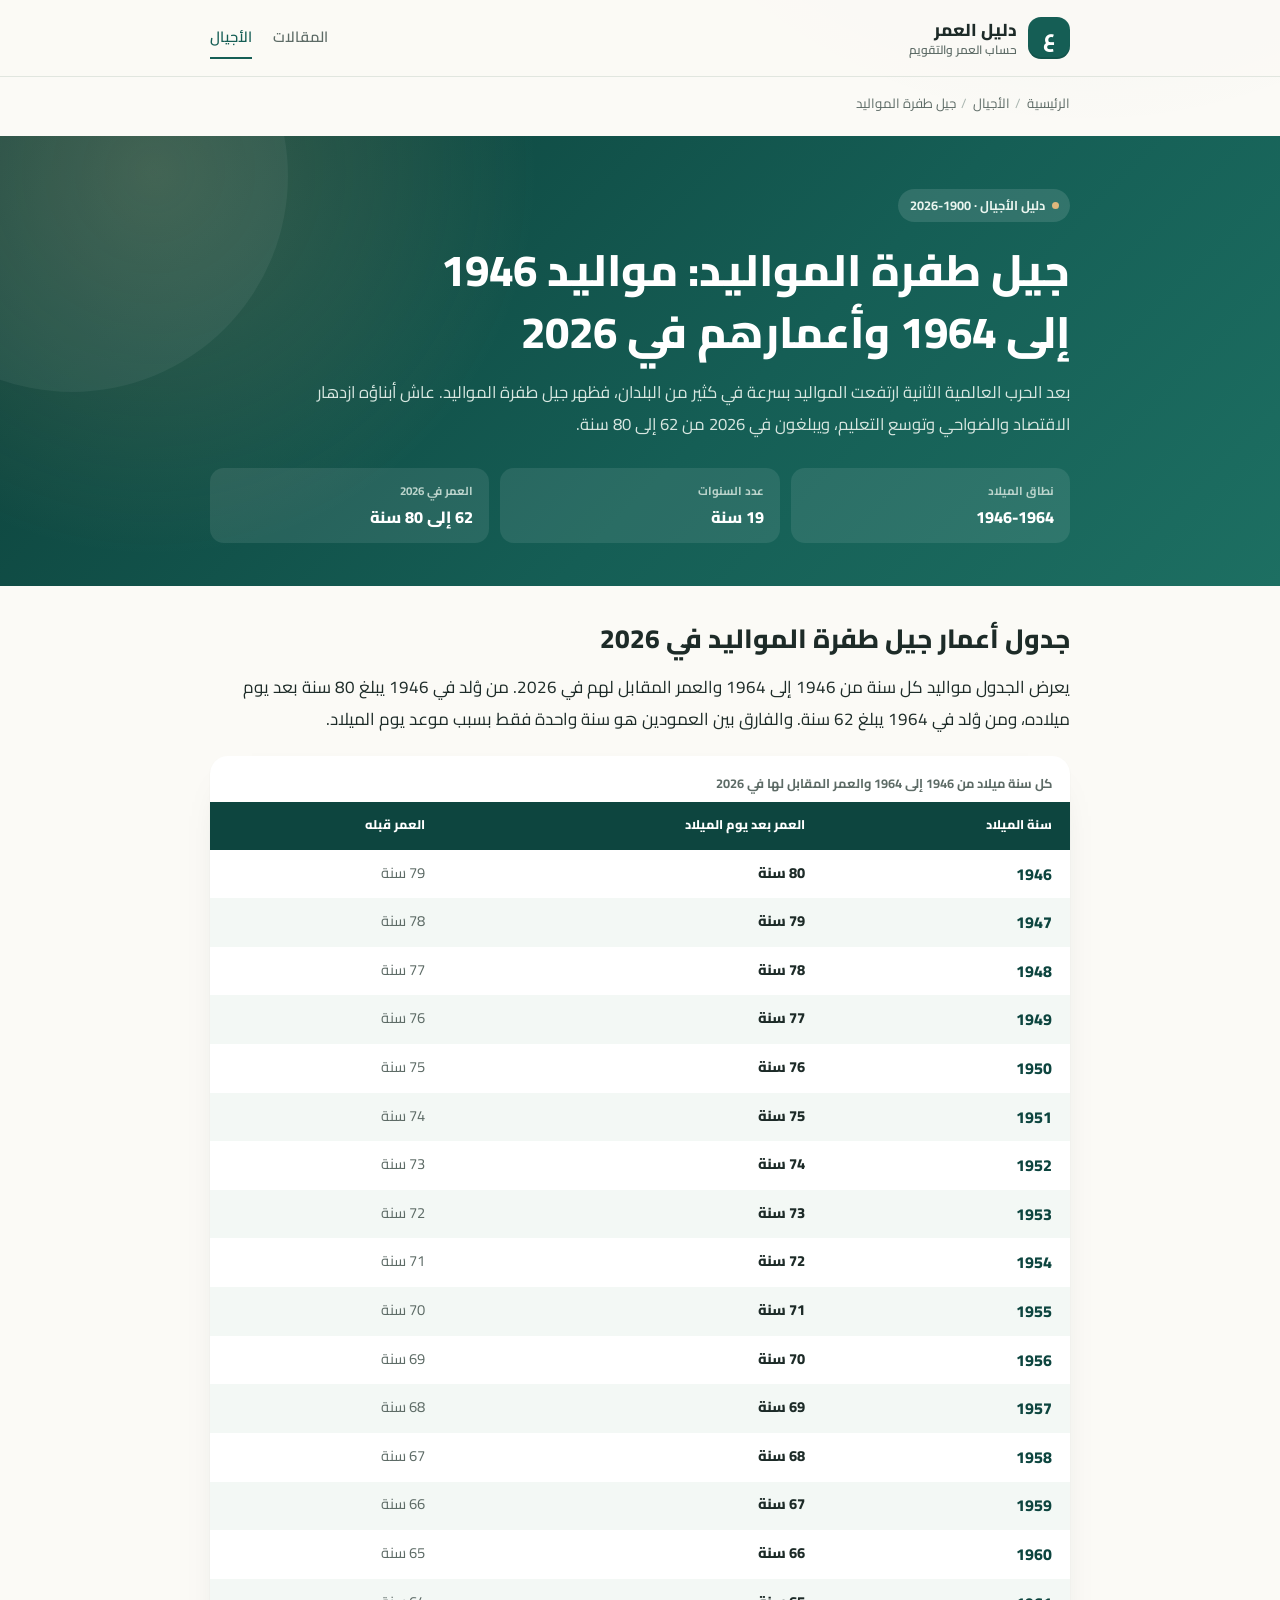
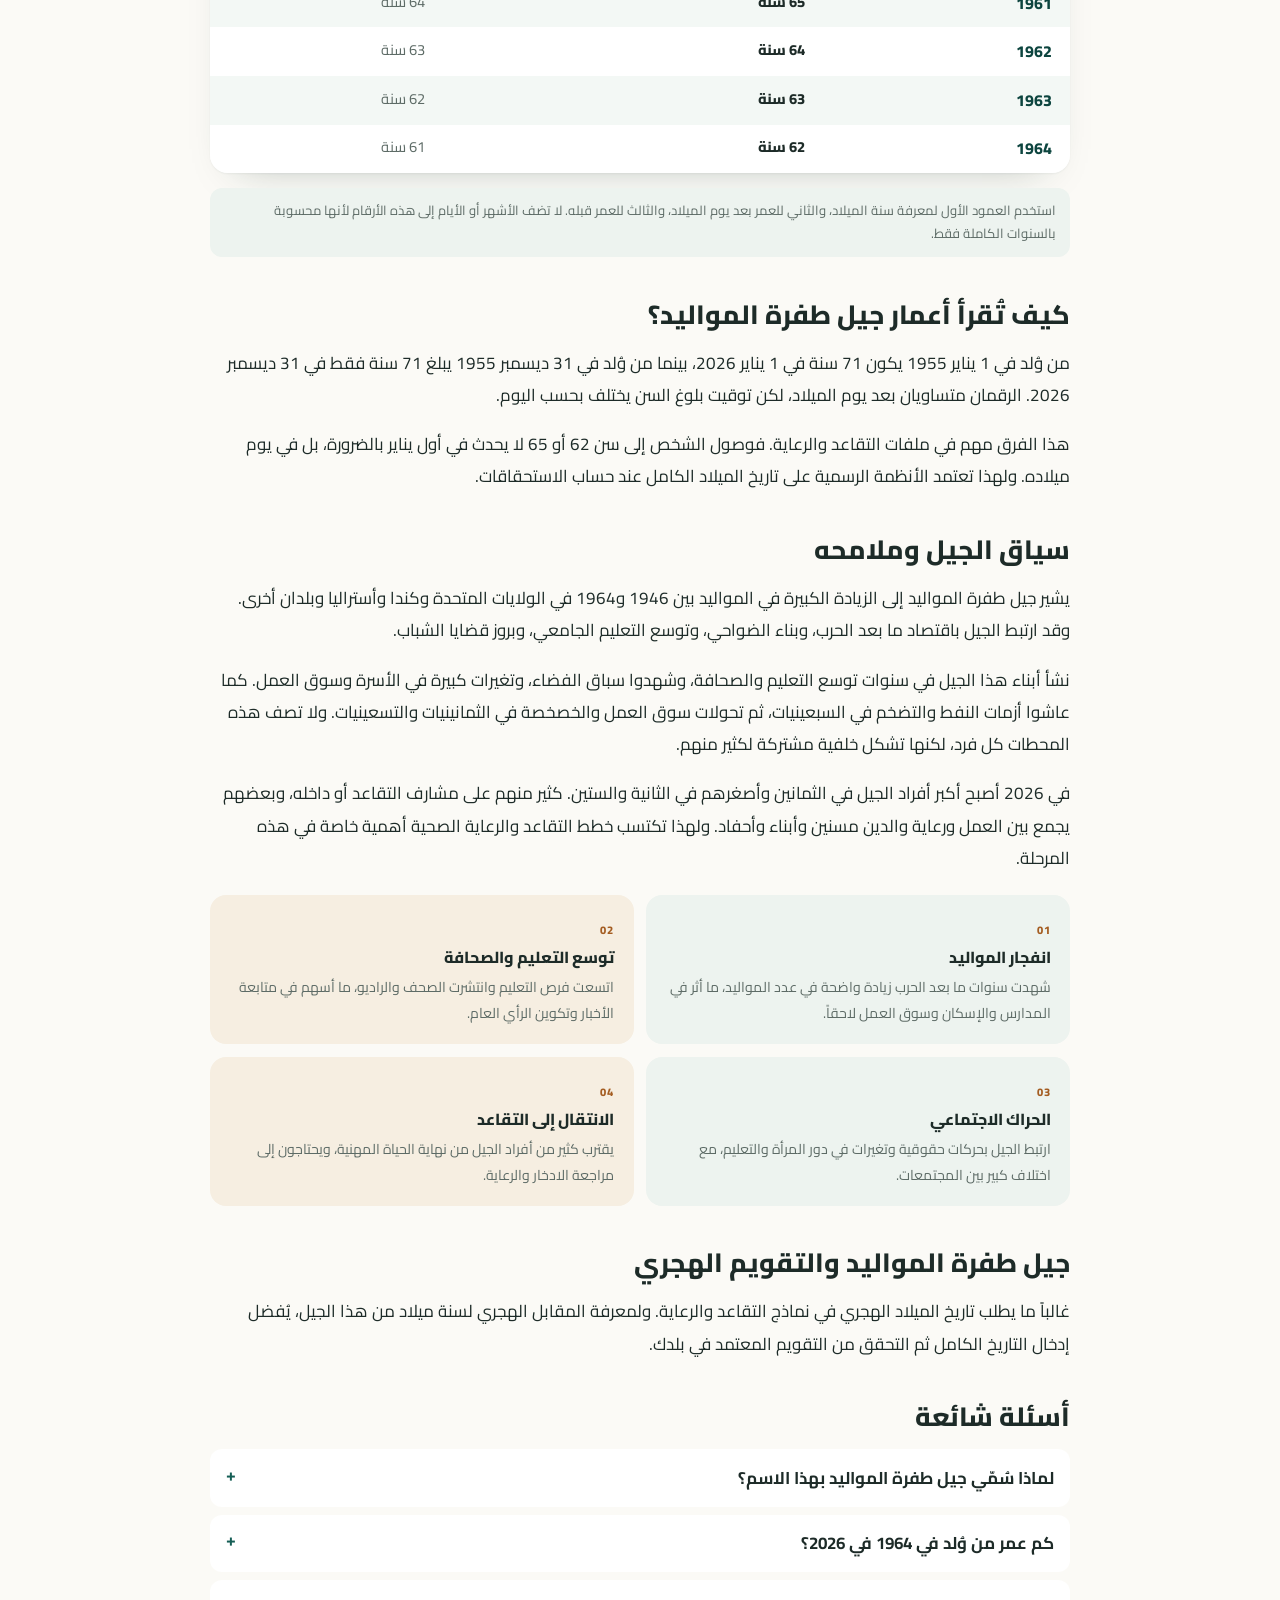
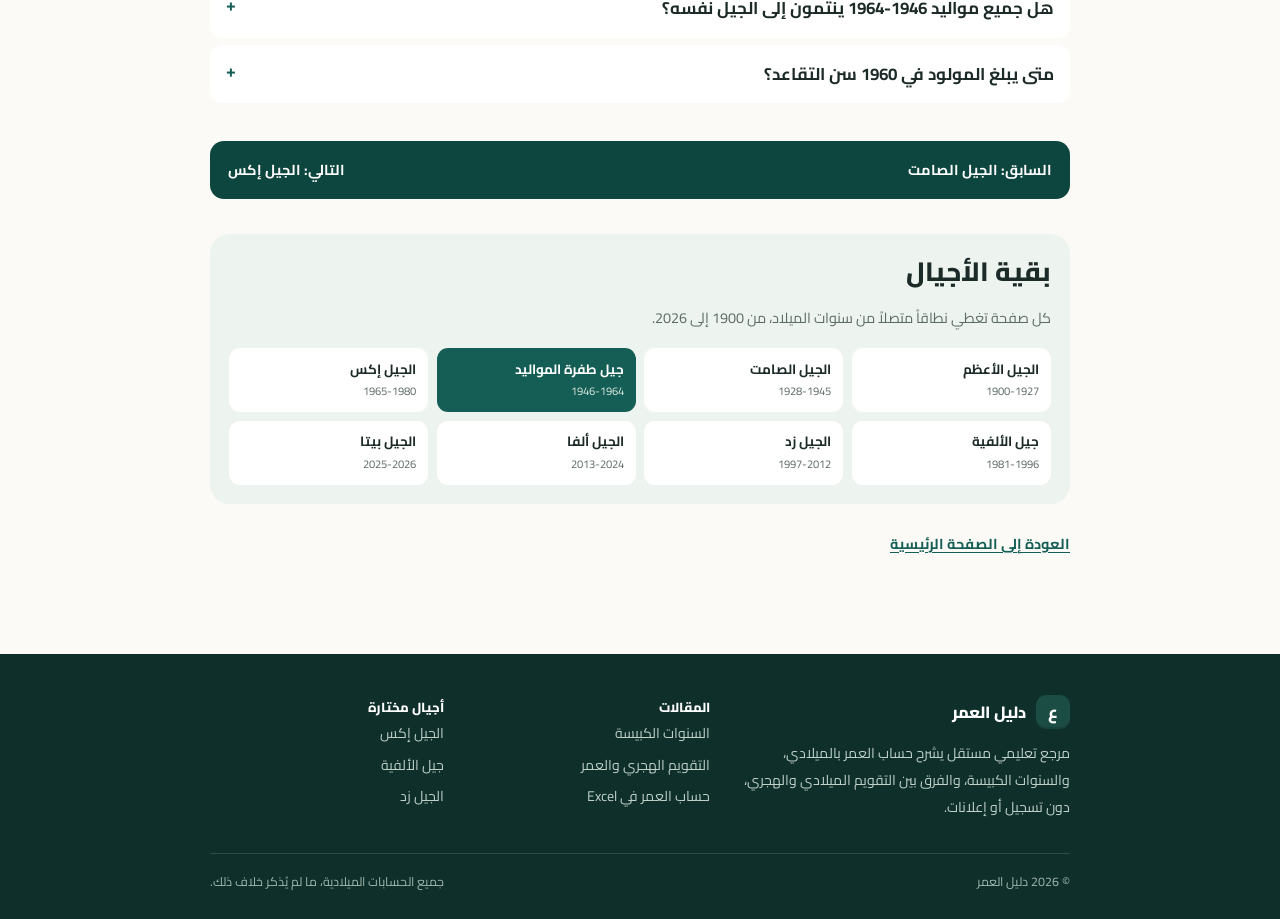
<file: generations/baby-boomers.html>
<!DOCTYPE html>
<html lang="ar" dir="rtl">
<head>
  <meta charset="utf-8">
  <meta name="viewport" content="width=device-width, initial-scale=1">
  <title>جيل طفرة المواليد 1946-1964: الأعمار في 2026 لكل سنة</title>
  <meta name="description" content="تعرف على أعمار مواليد 1946-1964 في 2026، من 62 إلى 80 سنة، مع جدول كل سنة ميلاد وشرح جيل طفرة المواليد وملامحه وموعد التقاعد.">
  <meta name="theme-color" content="#155e55">
  <link rel="preconnect" href="https://fonts.googleapis.com">
  <link rel="preconnect" href="https://fonts.gstatic.com" crossorigin>
  <link href="https://fonts.googleapis.com/css2?family=Cairo:wght@400;600;700;800&display=swap" rel="stylesheet">
  <link rel="stylesheet" href="../style.css">
</head>
<body>
  <a class="skip-link" href="#main">انتقل إلى المحتوى</a>

  <header class="site-header">
    <div class="container header-inner">
      <a class="brand" href="../index.html" aria-label="دليل العمر، الصفحة الرئيسية">
        <span class="brand-mark" aria-hidden="true">ع</span>
        <span class="brand-text">
          <span class="brand-name">دليل العمر</span>
          <span class="brand-tagline">حساب العمر والتقويم</span>
        </span>
      </a>
      <nav class="site-nav" aria-label="التنقل الرئيسي">
        <a href="../index.html#articles">المقالات</a>
        <a href="../index.html#generations" aria-current="page">الأجيال</a>
      </nav>
    </div>
  </header>

  <main id="main">
    <div class="container">
      <nav class="breadcrumbs" aria-label="مسار التنقل">
        <a href="../index.html">الرئيسية</a>
        <span aria-hidden="true">/</span>
        <a href="../index.html#generations">الأجيال</a>
        <span aria-hidden="true">/</span>
        <span>جيل طفرة المواليد</span>
      </nav>
    </div>

    <header class="gen-hero">
      <div class="container">
        <p class="eyebrow gen-eyebrow">دليل الأجيال · 1900-2026</p>
        <h1>جيل طفرة المواليد: مواليد 1946 إلى 1964 وأعمارهم في 2026</h1>
        <p class="gen-lead">بعد الحرب العالمية الثانية ارتفعت المواليد بسرعة في كثير من البلدان، فظهر جيل طفرة المواليد. عاش أبناؤه ازدهار الاقتصاد والضواحي وتوسع التعليم، ويبلغون في 2026 من 62 إلى 80 سنة.</p>
        <dl class="gen-stats">
          <div>
            <dt>نطاق الميلاد</dt>
            <dd>1946-1964</dd>
          </div>
          <div>
            <dt>عدد السنوات</dt>
            <dd>19 سنة</dd>
          </div>
          <div>
            <dt>العمر في 2026</dt>
            <dd>62 إلى 80 سنة</dd>
          </div>
        </dl>
      </div>
    </header>

    <div class="container">
      <article class="gen-body">
        <section aria-labelledby="table-title">
          <h2 id="table-title">جدول أعمار جيل طفرة المواليد في 2026</h2>
          <p>يعرض الجدول مواليد كل سنة من 1946 إلى 1964 والعمر المقابل لهم في 2026. من وُلد في 1946 يبلغ 80 سنة بعد يوم ميلاده، ومن وُلد في 1964 يبلغ 62 سنة. والفارق بين العمودين هو سنة واحدة فقط بسبب موعد يوم الميلاد.</p>
          <div class="gen-table-wrap">
            <table class="gen-table">
              <caption>كل سنة ميلاد من 1946 إلى 1964 والعمر المقابل لها في 2026</caption>
              <thead>
                <tr>
                  <th scope="col">سنة الميلاد</th>
                  <th scope="col">العمر بعد يوم الميلاد</th>
                  <th scope="col">العمر قبله</th>
                </tr>
              </thead>
              <tbody>
              <tr><th scope="row">1946</th><td><strong>80 سنة</strong></td><td>79 سنة</td></tr>
              <tr><th scope="row">1947</th><td><strong>79 سنة</strong></td><td>78 سنة</td></tr>
              <tr><th scope="row">1948</th><td><strong>78 سنة</strong></td><td>77 سنة</td></tr>
              <tr><th scope="row">1949</th><td><strong>77 سنة</strong></td><td>76 سنة</td></tr>
              <tr><th scope="row">1950</th><td><strong>76 سنة</strong></td><td>75 سنة</td></tr>
              <tr><th scope="row">1951</th><td><strong>75 سنة</strong></td><td>74 سنة</td></tr>
              <tr><th scope="row">1952</th><td><strong>74 سنة</strong></td><td>73 سنة</td></tr>
              <tr><th scope="row">1953</th><td><strong>73 سنة</strong></td><td>72 سنة</td></tr>
              <tr><th scope="row">1954</th><td><strong>72 سنة</strong></td><td>71 سنة</td></tr>
              <tr><th scope="row">1955</th><td><strong>71 سنة</strong></td><td>70 سنة</td></tr>
              <tr><th scope="row">1956</th><td><strong>70 سنة</strong></td><td>69 سنة</td></tr>
              <tr><th scope="row">1957</th><td><strong>69 سنة</strong></td><td>68 سنة</td></tr>
              <tr><th scope="row">1958</th><td><strong>68 سنة</strong></td><td>67 سنة</td></tr>
              <tr><th scope="row">1959</th><td><strong>67 سنة</strong></td><td>66 سنة</td></tr>
              <tr><th scope="row">1960</th><td><strong>66 سنة</strong></td><td>65 سنة</td></tr>
              <tr><th scope="row">1961</th><td><strong>65 سنة</strong></td><td>64 سنة</td></tr>
              <tr><th scope="row">1962</th><td><strong>64 سنة</strong></td><td>63 سنة</td></tr>
              <tr><th scope="row">1963</th><td><strong>63 سنة</strong></td><td>62 سنة</td></tr>
              <tr><th scope="row">1964</th><td><strong>62 سنة</strong></td><td>61 سنة</td></tr>
              </tbody>
            </table>
          </div>
          <p class="gen-note">استخدم العمود الأول لمعرفة سنة الميلاد، والثاني للعمر بعد يوم الميلاد، والثالث للعمر قبله. لا تضف الأشهر أو الأيام إلى هذه الأرقام لأنها محسوبة بالسنوات الكاملة فقط.</p>
        </section>

        <section>
          <h2>كيف تُقرأ أعمار جيل طفرة المواليد؟</h2>
        <p>من وُلد في 1 يناير 1955 يكون 71 سنة في 1 يناير 2026، بينما من وُلد في 31 ديسمبر 1955 يبلغ 71 سنة فقط في 31 ديسمبر 2026. الرقمان متساويان بعد يوم الميلاد، لكن توقيت بلوغ السن يختلف بحسب اليوم.</p>
        <p>هذا الفرق مهم في ملفات التقاعد والرعاية. فوصول الشخص إلى سن 62 أو 65 لا يحدث في أول يناير بالضرورة، بل في يوم ميلاده. ولهذا تعتمد الأنظمة الرسمية على تاريخ الميلاد الكامل عند حساب الاستحقاقات.</p>
        </section>

        <section>
          <h2>سياق الجيل وملامحه</h2>
        <p>يشير جيل طفرة المواليد إلى الزيادة الكبيرة في المواليد بين 1946 و1964 في الولايات المتحدة وكندا وأستراليا وبلدان أخرى. وقد ارتبط الجيل باقتصاد ما بعد الحرب، وبناء الضواحي، وتوسع التعليم الجامعي، وبروز قضايا الشباب.</p>
        <p>نشأ أبناء هذا الجيل في سنوات توسع التعليم والصحافة، وشهدوا سباق الفضاء، وتغيرات كبيرة في الأسرة وسوق العمل. كما عاشوا أزمات النفط والتضخم في السبعينيات، ثم تحولات سوق العمل والخصخصة في الثمانينيات والتسعينيات. ولا تصف هذه المحطات كل فرد، لكنها تشكل خلفية مشتركة لكثير منهم.</p>
        <p>في 2026 أصبح أكبر أفراد الجيل في الثمانين وأصغرهم في الثانية والستين. كثير منهم على مشارف التقاعد أو داخله، وبعضهم يجمع بين العمل ورعاية والدين مسنين وأبناء وأحفاد. ولهذا تكتسب خطط التقاعد والرعاية الصحية أهمية خاصة في هذه المرحلة.</p>
          <div class="gen-traits">
            <div class="gen-trait">
              <span class="gen-trait-num">01</span>
              <h3>انفجار المواليد</h3>
              <p>شهدت سنوات ما بعد الحرب زيادة واضحة في عدد المواليد، ما أثر في المدارس والإسكان وسوق العمل لاحقاً.</p>
            </div>
            <div class="gen-trait">
              <span class="gen-trait-num">02</span>
              <h3>توسع التعليم والصحافة</h3>
              <p>اتسعت فرص التعليم وانتشرت الصحف والراديو، ما أسهم في متابعة الأخبار وتكوين الرأي العام.</p>
            </div>
            <div class="gen-trait">
              <span class="gen-trait-num">03</span>
              <h3>الحراك الاجتماعي</h3>
              <p>ارتبط الجيل بحركات حقوقية وتغيرات في دور المرأة والتعليم، مع اختلاف كبير بين المجتمعات.</p>
            </div>
            <div class="gen-trait">
              <span class="gen-trait-num">04</span>
              <h3>الانتقال إلى التقاعد</h3>
              <p>يقترب كثير من أفراد الجيل من نهاية الحياة المهنية، ويحتاجون إلى مراجعة الادخار والرعاية.</p>
            </div>
          </div>
        </section>

        <section>
          <h2>جيل طفرة المواليد والتقويم الهجري</h2>
          <p>غالباً ما يطلب تاريخ الميلاد الهجري في نماذج التقاعد والرعاية. ولمعرفة المقابل الهجري لسنة ميلاد من هذا الجيل، يُفضل إدخال التاريخ الكامل ثم التحقق من التقويم المعتمد في بلدك.</p>
        </section>

        <section class="gen-faq">
          <h2>أسئلة شائعة</h2>
          <details>
            <summary>لماذا سُمّي جيل طفرة المواليد بهذا الاسم؟</summary>
            <p>بسبب الارتفاع الملحوظ في عدد المواليد بعد الحرب العالمية الثانية. وقد صاغ المصطلح الإنجليزي في الستينيات، ثم انتشر لوصف الفئة المولودة بين 1946 و1964.</p>
          </details>
          <details>
            <summary>كم عمر من وُلد في 1964 في 2026؟</summary>
            <p>يبلغ 62 سنة بعد يوم ميلاده، و61 سنة قبله. أما من وُلد في 1946 فيبلغ 80 سنة بعد يوم ميلاده.</p>
          </details>
          <details>
            <summary>هل جميع مواليد 1946-1964 ينتمون إلى الجيل نفسه؟</summary>
            <p>التصنيف شائع لكنه ليس قانوناً. تختلف الحدود بين الباحثين، كما تختلف تجربة الفرد بحسب البلد والمدينة والوضع الاقتصادي.</p>
          </details>
          <details>
            <summary>متى يبلغ المولود في 1960 سن التقاعد؟</summary>
            <p>يعتمد ذلك على قوانين بلد العمل ونوع الوظيفة. الجدول يوضح العمر فقط، ولا يحدد الأهلية القانونية للتقاعد.</p>
          </details>
        </section>

        <nav class="gen-switcher" aria-label="التنقل بين الأجيال">
          <a href="silent-generation.html">السابق: الجيل الصامت</a>
          <a href="generation-x.html">التالي: الجيل إكس</a>
        </nav>

        <section class="gen-index" aria-labelledby="gen-index-title">
          <h2 id="gen-index-title">بقية الأجيال</h2>
          <p>كل صفحة تغطي نطاقاً متصلاً من سنوات الميلاد، من 1900 إلى 2026.</p>
          <div class="gen-index-grid">
            <a href="greatest-generation.html"><strong>الجيل الأعظم</strong><span>1900-1927</span></a>
            <a href="silent-generation.html"><strong>الجيل الصامت</strong><span>1928-1945</span></a>
            <a href="baby-boomers.html" aria-current="page"><strong>جيل طفرة المواليد</strong><span>1946-1964</span></a>
            <a href="generation-x.html"><strong>الجيل إكس</strong><span>1965-1980</span></a>
            <a href="millennials.html"><strong>جيل الألفية</strong><span>1981-1996</span></a>
            <a href="generation-z.html"><strong>الجيل زد</strong><span>1997-2012</span></a>
            <a href="generation-alpha.html"><strong>الجيل ألفا</strong><span>2013-2024</span></a>
            <a href="generation-beta.html"><strong>الجيل بيتا</strong><span>2025-2026</span></a>
          </div>
        </section>

        <p class="gen-back"><a href="../index.html">العودة إلى الصفحة الرئيسية</a></p>
      </article>
    </div>
  </main>

  <footer class="site-footer">
    <div class="container">
      <div class="footer-grid">
        <div>
          <a class="footer-brand" href="../index.html">
            <span class="brand-mark" aria-hidden="true">ع</span>
            دليل العمر
          </a>
          <p>
            مرجع تعليمي مستقل يشرح حساب العمر بالميلادي، والسنوات الكبيسة، والفرق بين التقويم
            الميلادي والهجري، دون تسجيل أو إعلانات.
          </p>
        </div>
        <div>
          <p class="footer-title">المقالات</p>
          <ul class="footer-links">
            <li><a href="../blog/leap-year.html">السنوات الكبيسة</a></li>
            <li><a href="../blog/hijri-calendar.html">التقويم الهجري والعمر</a></li>
            <li><a href="../blog/excel-age.html">حساب العمر في Excel</a></li>
          </ul>
        </div>
        <div>
          <p class="footer-title">أجيال مختارة</p>
          <ul class="footer-links">
            <li><a href="generation-x.html">الجيل إكس</a></li>
            <li><a href="millennials.html">جيل الألفية</a></li>
            <li><a href="generation-z.html">الجيل زد</a></li>
          </ul>
        </div>
      </div>
      <div class="footer-bottom">
        <span>© 2026 دليل العمر</span>
        <span>جميع الحسابات الميلادية، ما لم يُذكر خلاف ذلك.</span>
      </div>
    </div>
  </footer>
</body>
</html>
</file>
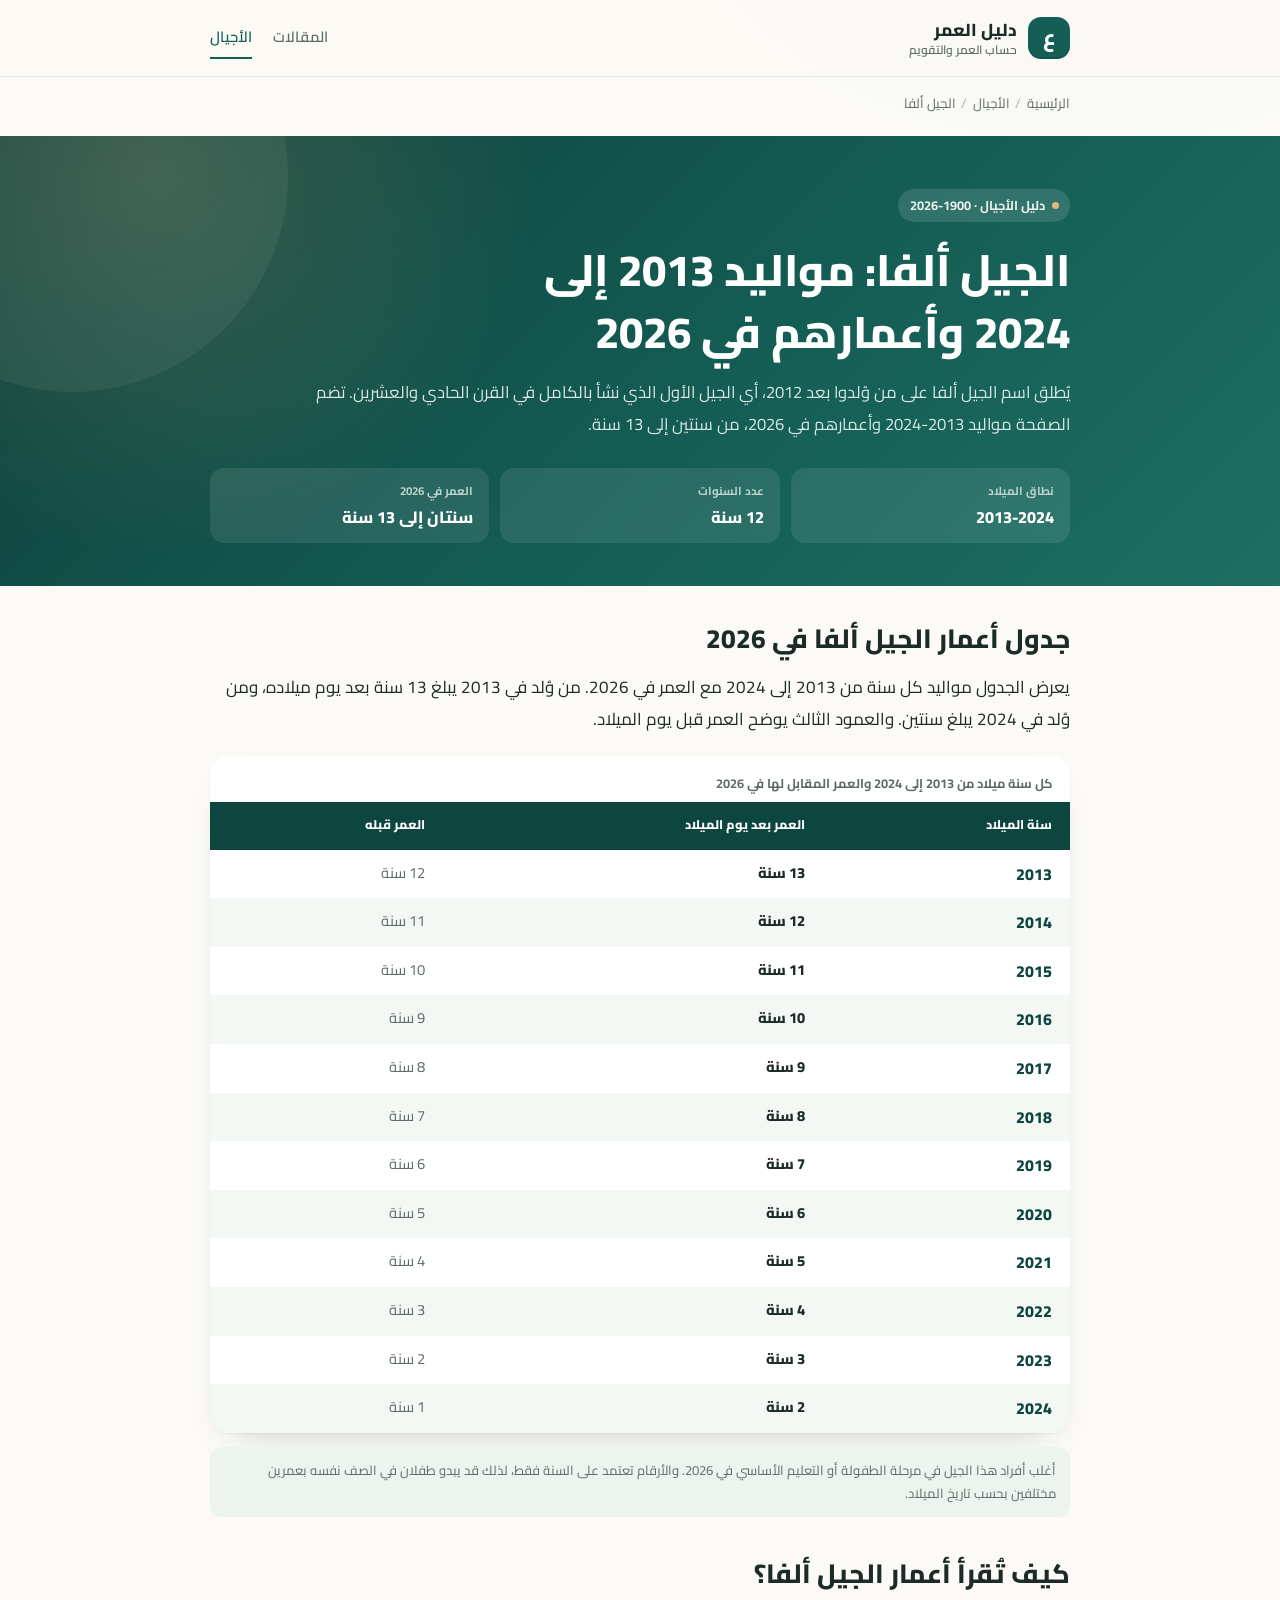
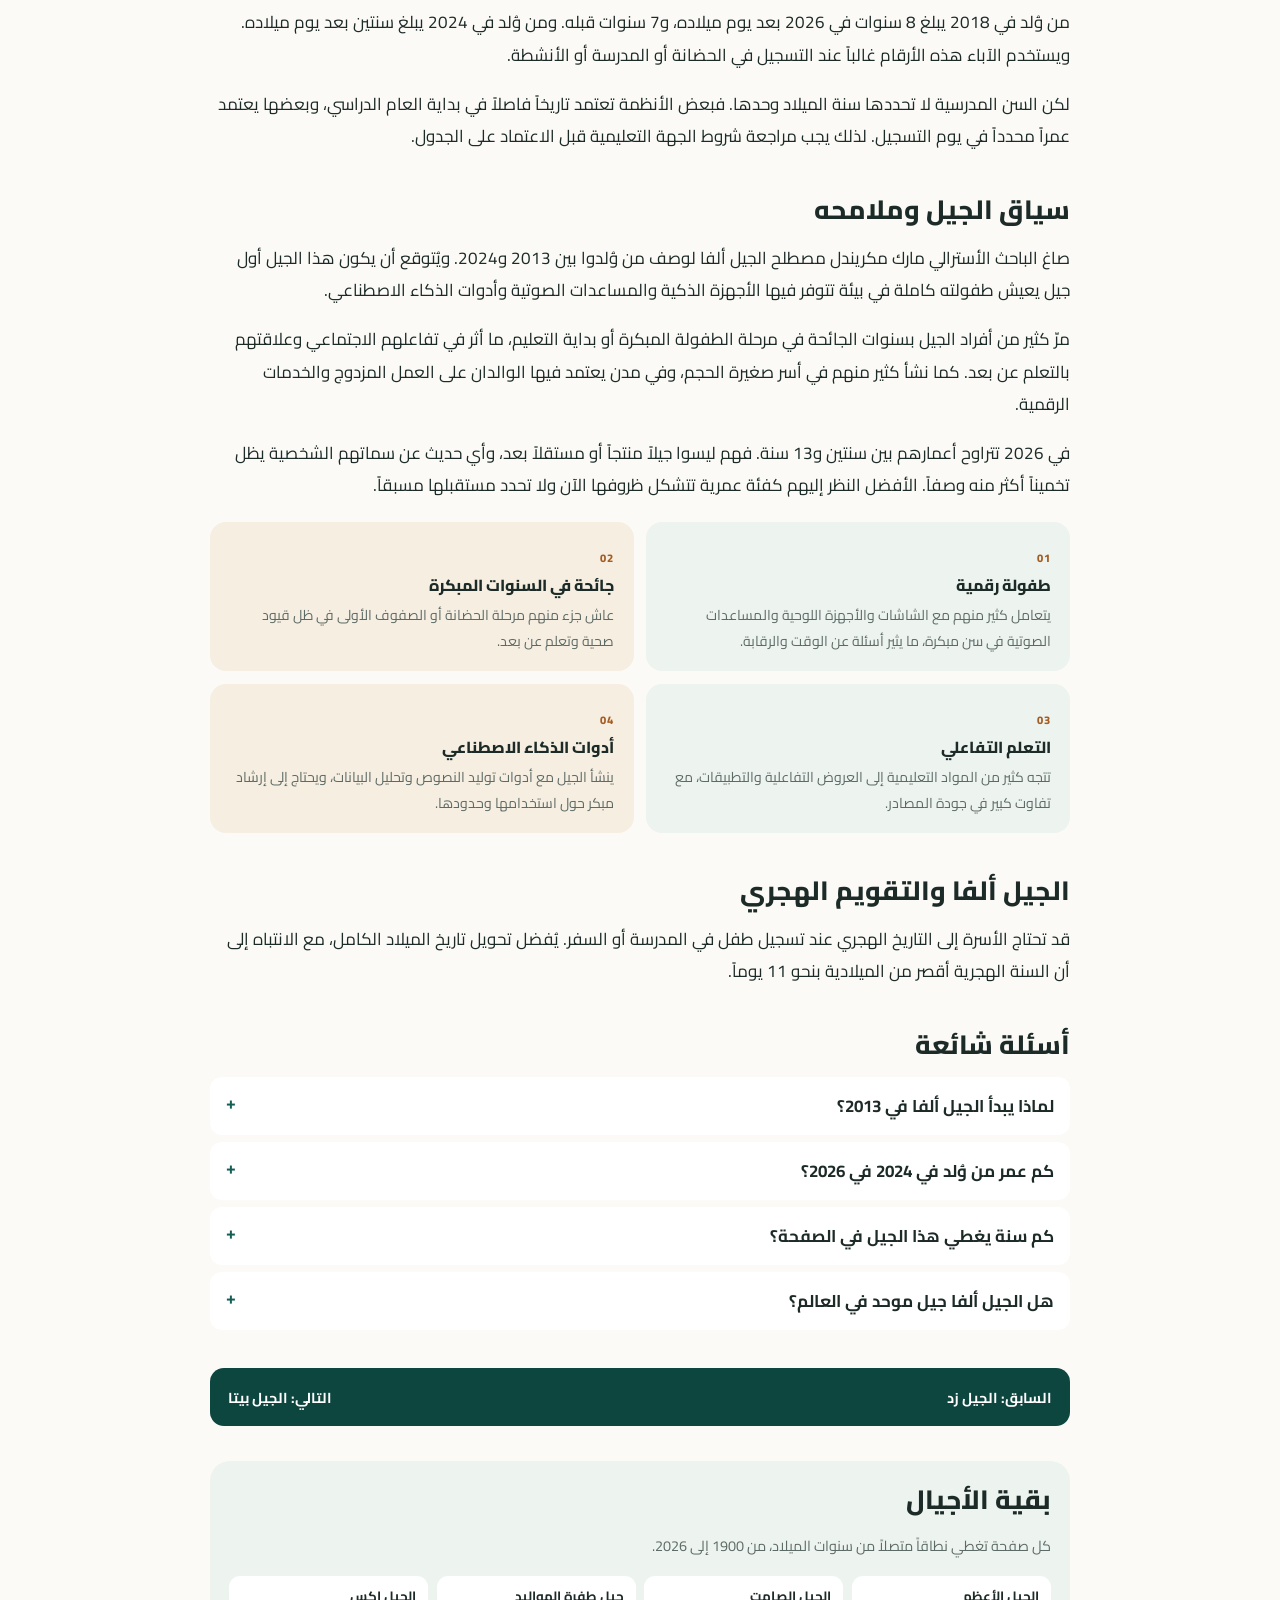
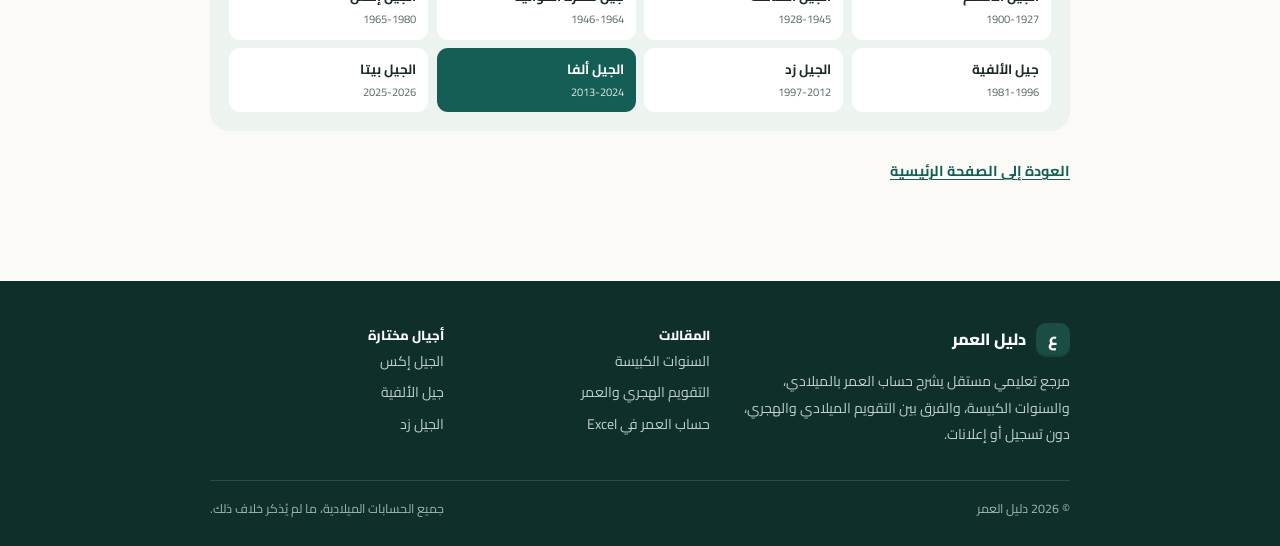
<file: generations/generation-alpha.html>
<!DOCTYPE html>
<html lang="ar" dir="rtl">
<head>
  <meta charset="utf-8">
  <meta name="viewport" content="width=device-width, initial-scale=1">
  <title>الجيل ألفا 2013-2024: الأعمار في 2026 لكل سنة ميلاد</title>
  <meta name="description" content="أعمار مواليد 2013-2024 في 2026، من سنتين إلى 13 سنة، مع جدول كل سنة وشرح ملامح الجيل ألفا وطفولته الرقمية والتعليمية.">
  <meta name="theme-color" content="#155e55">
  <link rel="preconnect" href="https://fonts.googleapis.com">
  <link rel="preconnect" href="https://fonts.gstatic.com" crossorigin>
  <link href="https://fonts.googleapis.com/css2?family=Cairo:wght@400;600;700;800&display=swap" rel="stylesheet">
  <link rel="stylesheet" href="../style.css">
</head>
<body>
  <a class="skip-link" href="#main">انتقل إلى المحتوى</a>

  <header class="site-header">
    <div class="container header-inner">
      <a class="brand" href="../index.html" aria-label="دليل العمر، الصفحة الرئيسية">
        <span class="brand-mark" aria-hidden="true">ع</span>
        <span class="brand-text">
          <span class="brand-name">دليل العمر</span>
          <span class="brand-tagline">حساب العمر والتقويم</span>
        </span>
      </a>
      <nav class="site-nav" aria-label="التنقل الرئيسي">
        <a href="../index.html#articles">المقالات</a>
        <a href="../index.html#generations" aria-current="page">الأجيال</a>
      </nav>
    </div>
  </header>

  <main id="main">
    <div class="container">
      <nav class="breadcrumbs" aria-label="مسار التنقل">
        <a href="../index.html">الرئيسية</a>
        <span aria-hidden="true">/</span>
        <a href="../index.html#generations">الأجيال</a>
        <span aria-hidden="true">/</span>
        <span>الجيل ألفا</span>
      </nav>
    </div>

    <header class="gen-hero">
      <div class="container">
        <p class="eyebrow gen-eyebrow">دليل الأجيال · 1900-2026</p>
        <h1>الجيل ألفا: مواليد 2013 إلى 2024 وأعمارهم في 2026</h1>
        <p class="gen-lead">يُطلق اسم الجيل ألفا على من وُلدوا بعد 2012، أي الجيل الأول الذي نشأ بالكامل في القرن الحادي والعشرين. تضم الصفحة مواليد 2013-2024 وأعمارهم في 2026، من سنتين إلى 13 سنة.</p>
        <dl class="gen-stats">
          <div>
            <dt>نطاق الميلاد</dt>
            <dd>2013-2024</dd>
          </div>
          <div>
            <dt>عدد السنوات</dt>
            <dd>12 سنة</dd>
          </div>
          <div>
            <dt>العمر في 2026</dt>
            <dd>سنتان إلى 13 سنة</dd>
          </div>
        </dl>
      </div>
    </header>

    <div class="container">
      <article class="gen-body">
        <section aria-labelledby="table-title">
          <h2 id="table-title">جدول أعمار الجيل ألفا في 2026</h2>
          <p>يعرض الجدول مواليد كل سنة من 2013 إلى 2024 مع العمر في 2026. من وُلد في 2013 يبلغ 13 سنة بعد يوم ميلاده، ومن وُلد في 2024 يبلغ سنتين. والعمود الثالث يوضح العمر قبل يوم الميلاد.</p>
          <div class="gen-table-wrap">
            <table class="gen-table">
              <caption>كل سنة ميلاد من 2013 إلى 2024 والعمر المقابل لها في 2026</caption>
              <thead>
                <tr>
                  <th scope="col">سنة الميلاد</th>
                  <th scope="col">العمر بعد يوم الميلاد</th>
                  <th scope="col">العمر قبله</th>
                </tr>
              </thead>
              <tbody>
              <tr><th scope="row">2013</th><td><strong>13 سنة</strong></td><td>12 سنة</td></tr>
              <tr><th scope="row">2014</th><td><strong>12 سنة</strong></td><td>11 سنة</td></tr>
              <tr><th scope="row">2015</th><td><strong>11 سنة</strong></td><td>10 سنة</td></tr>
              <tr><th scope="row">2016</th><td><strong>10 سنة</strong></td><td>9 سنة</td></tr>
              <tr><th scope="row">2017</th><td><strong>9 سنة</strong></td><td>8 سنة</td></tr>
              <tr><th scope="row">2018</th><td><strong>8 سنة</strong></td><td>7 سنة</td></tr>
              <tr><th scope="row">2019</th><td><strong>7 سنة</strong></td><td>6 سنة</td></tr>
              <tr><th scope="row">2020</th><td><strong>6 سنة</strong></td><td>5 سنة</td></tr>
              <tr><th scope="row">2021</th><td><strong>5 سنة</strong></td><td>4 سنة</td></tr>
              <tr><th scope="row">2022</th><td><strong>4 سنة</strong></td><td>3 سنة</td></tr>
              <tr><th scope="row">2023</th><td><strong>3 سنة</strong></td><td>2 سنة</td></tr>
              <tr><th scope="row">2024</th><td><strong>2 سنة</strong></td><td>1 سنة</td></tr>
              </tbody>
            </table>
          </div>
          <p class="gen-note">أغلب أفراد هذا الجيل في مرحلة الطفولة أو التعليم الأساسي في 2026. والأرقام تعتمد على السنة فقط، لذلك قد يبدو طفلان في الصف نفسه بعمرين مختلفين بحسب تاريخ الميلاد.</p>
        </section>

        <section>
          <h2>كيف تُقرأ أعمار الجيل ألفا؟</h2>
        <p>من وُلد في 2018 يبلغ 8 سنوات في 2026 بعد يوم ميلاده، و7 سنوات قبله. ومن وُلد في 2024 يبلغ سنتين بعد يوم ميلاده. ويستخدم الآباء هذه الأرقام غالباً عند التسجيل في الحضانة أو المدرسة أو الأنشطة.</p>
        <p>لكن السن المدرسية لا تحددها سنة الميلاد وحدها. فبعض الأنظمة تعتمد تاريخاً فاصلاً في بداية العام الدراسي، وبعضها يعتمد عمراً محدداً في يوم التسجيل. لذلك يجب مراجعة شروط الجهة التعليمية قبل الاعتماد على الجدول.</p>
        </section>

        <section>
          <h2>سياق الجيل وملامحه</h2>
        <p>صاغ الباحث الأسترالي مارك مكريندل مصطلح الجيل ألفا لوصف من وُلدوا بين 2013 و2024. ويُتوقع أن يكون هذا الجيل أول جيل يعيش طفولته كاملة في بيئة تتوفر فيها الأجهزة الذكية والمساعدات الصوتية وأدوات الذكاء الاصطناعي.</p>
        <p>مرّ كثير من أفراد الجيل بسنوات الجائحة في مرحلة الطفولة المبكرة أو بداية التعليم، ما أثر في تفاعلهم الاجتماعي وعلاقتهم بالتعلم عن بعد. كما نشأ كثير منهم في أسر صغيرة الحجم، وفي مدن يعتمد فيها الوالدان على العمل المزدوج والخدمات الرقمية.</p>
        <p>في 2026 تتراوح أعمارهم بين سنتين و13 سنة. فهم ليسوا جيلاً منتجاً أو مستقلاً بعد، وأي حديث عن سماتهم الشخصية يظل تخميناً أكثر منه وصفاً. الأفضل النظر إليهم كفئة عمرية تتشكل ظروفها الآن ولا تحدد مستقبلها مسبقاً.</p>
          <div class="gen-traits">
            <div class="gen-trait">
              <span class="gen-trait-num">01</span>
              <h3>طفولة رقمية</h3>
              <p>يتعامل كثير منهم مع الشاشات والأجهزة اللوحية والمساعدات الصوتية في سن مبكرة، ما يثير أسئلة عن الوقت والرقابة.</p>
            </div>
            <div class="gen-trait">
              <span class="gen-trait-num">02</span>
              <h3>جائحة في السنوات المبكرة</h3>
              <p>عاش جزء منهم مرحلة الحضانة أو الصفوف الأولى في ظل قيود صحية وتعلم عن بعد.</p>
            </div>
            <div class="gen-trait">
              <span class="gen-trait-num">03</span>
              <h3>التعلم التفاعلي</h3>
              <p>تتجه كثير من المواد التعليمية إلى العروض التفاعلية والتطبيقات، مع تفاوت كبير في جودة المصادر.</p>
            </div>
            <div class="gen-trait">
              <span class="gen-trait-num">04</span>
              <h3>أدوات الذكاء الاصطناعي</h3>
              <p>ينشأ الجيل مع أدوات توليد النصوص وتحليل البيانات، ويحتاج إلى إرشاد مبكر حول استخدامها وحدودها.</p>
            </div>
          </div>
        </section>

        <section>
          <h2>الجيل ألفا والتقويم الهجري</h2>
          <p>قد تحتاج الأسرة إلى التاريخ الهجري عند تسجيل طفل في المدرسة أو السفر. يُفضل تحويل تاريخ الميلاد الكامل، مع الانتباه إلى أن السنة الهجرية أقصر من الميلادية بنحو 11 يوماً.</p>
        </section>

        <section class="gen-faq">
          <h2>أسئلة شائعة</h2>
          <details>
            <summary>لماذا يبدأ الجيل ألفا في 2013؟</summary>
            <p>لأن كثيراً من المصادر تنهي الجيل زد في 2012 وتبدأ الجيل ألفا في 2013. الحدود تقديرية وليست قانونية.</p>
          </details>
          <details>
            <summary>كم عمر من وُلد في 2024 في 2026؟</summary>
            <p>يبلغ سنتين بعد يوم ميلاده، وسنة واحدة قبله. وقد يكون في مرحلة الحضانة أو رياض الأطفال.</p>
          </details>
          <details>
            <summary>كم سنة يغطي هذا الجيل في الصفحة؟</summary>
            <p>اثنتا عشرة سنة ميلادية، من 2013 إلى 2024 شاملة الطرفين.</p>
          </details>
          <details>
            <summary>هل الجيل ألفا جيل موحد في العالم؟</summary>
            <p>لا. تجارب الطفولة تختلف بحسب البلد واللغة والوضع الاقتصادي، رغم انتشار الأجهزة الرقمية في كثير من المجتمعات.</p>
          </details>
        </section>

        <nav class="gen-switcher" aria-label="التنقل بين الأجيال">
          <a href="generation-z.html">السابق: الجيل زد</a>
          <a href="generation-beta.html">التالي: الجيل بيتا</a>
        </nav>

        <section class="gen-index" aria-labelledby="gen-index-title">
          <h2 id="gen-index-title">بقية الأجيال</h2>
          <p>كل صفحة تغطي نطاقاً متصلاً من سنوات الميلاد، من 1900 إلى 2026.</p>
          <div class="gen-index-grid">
            <a href="greatest-generation.html"><strong>الجيل الأعظم</strong><span>1900-1927</span></a>
            <a href="silent-generation.html"><strong>الجيل الصامت</strong><span>1928-1945</span></a>
            <a href="baby-boomers.html"><strong>جيل طفرة المواليد</strong><span>1946-1964</span></a>
            <a href="generation-x.html"><strong>الجيل إكس</strong><span>1965-1980</span></a>
            <a href="millennials.html"><strong>جيل الألفية</strong><span>1981-1996</span></a>
            <a href="generation-z.html"><strong>الجيل زد</strong><span>1997-2012</span></a>
            <a href="generation-alpha.html" aria-current="page"><strong>الجيل ألفا</strong><span>2013-2024</span></a>
            <a href="generation-beta.html"><strong>الجيل بيتا</strong><span>2025-2026</span></a>
          </div>
        </section>

        <p class="gen-back"><a href="../index.html">العودة إلى الصفحة الرئيسية</a></p>
      </article>
    </div>
  </main>

  <footer class="site-footer">
    <div class="container">
      <div class="footer-grid">
        <div>
          <a class="footer-brand" href="../index.html">
            <span class="brand-mark" aria-hidden="true">ع</span>
            دليل العمر
          </a>
          <p>
            مرجع تعليمي مستقل يشرح حساب العمر بالميلادي، والسنوات الكبيسة، والفرق بين التقويم
            الميلادي والهجري، دون تسجيل أو إعلانات.
          </p>
        </div>
        <div>
          <p class="footer-title">المقالات</p>
          <ul class="footer-links">
            <li><a href="../blog/leap-year.html">السنوات الكبيسة</a></li>
            <li><a href="../blog/hijri-calendar.html">التقويم الهجري والعمر</a></li>
            <li><a href="../blog/excel-age.html">حساب العمر في Excel</a></li>
          </ul>
        </div>
        <div>
          <p class="footer-title">أجيال مختارة</p>
          <ul class="footer-links">
            <li><a href="generation-x.html">الجيل إكس</a></li>
            <li><a href="millennials.html">جيل الألفية</a></li>
            <li><a href="generation-z.html">الجيل زد</a></li>
          </ul>
        </div>
      </div>
      <div class="footer-bottom">
        <span>© 2026 دليل العمر</span>
        <span>جميع الحسابات الميلادية، ما لم يُذكر خلاف ذلك.</span>
      </div>
    </div>
  </footer>
</body>
</html>
</file>
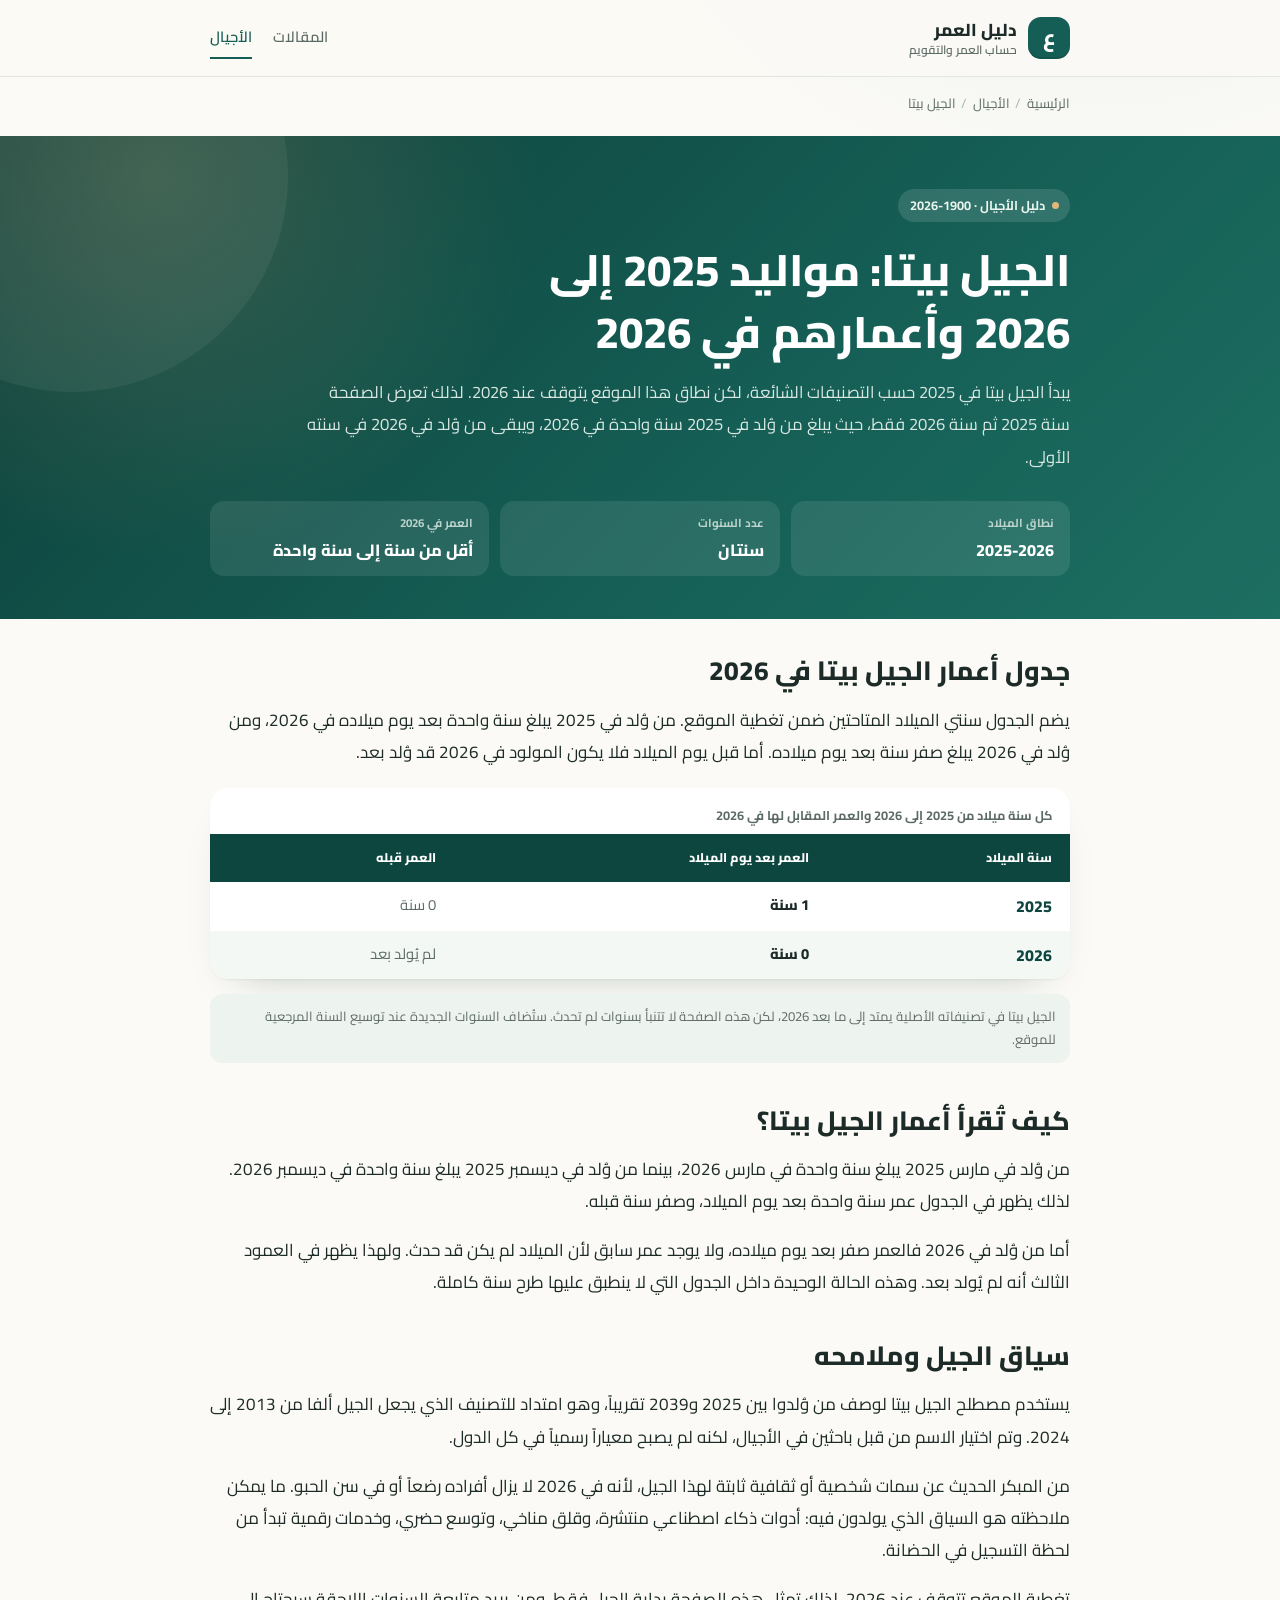
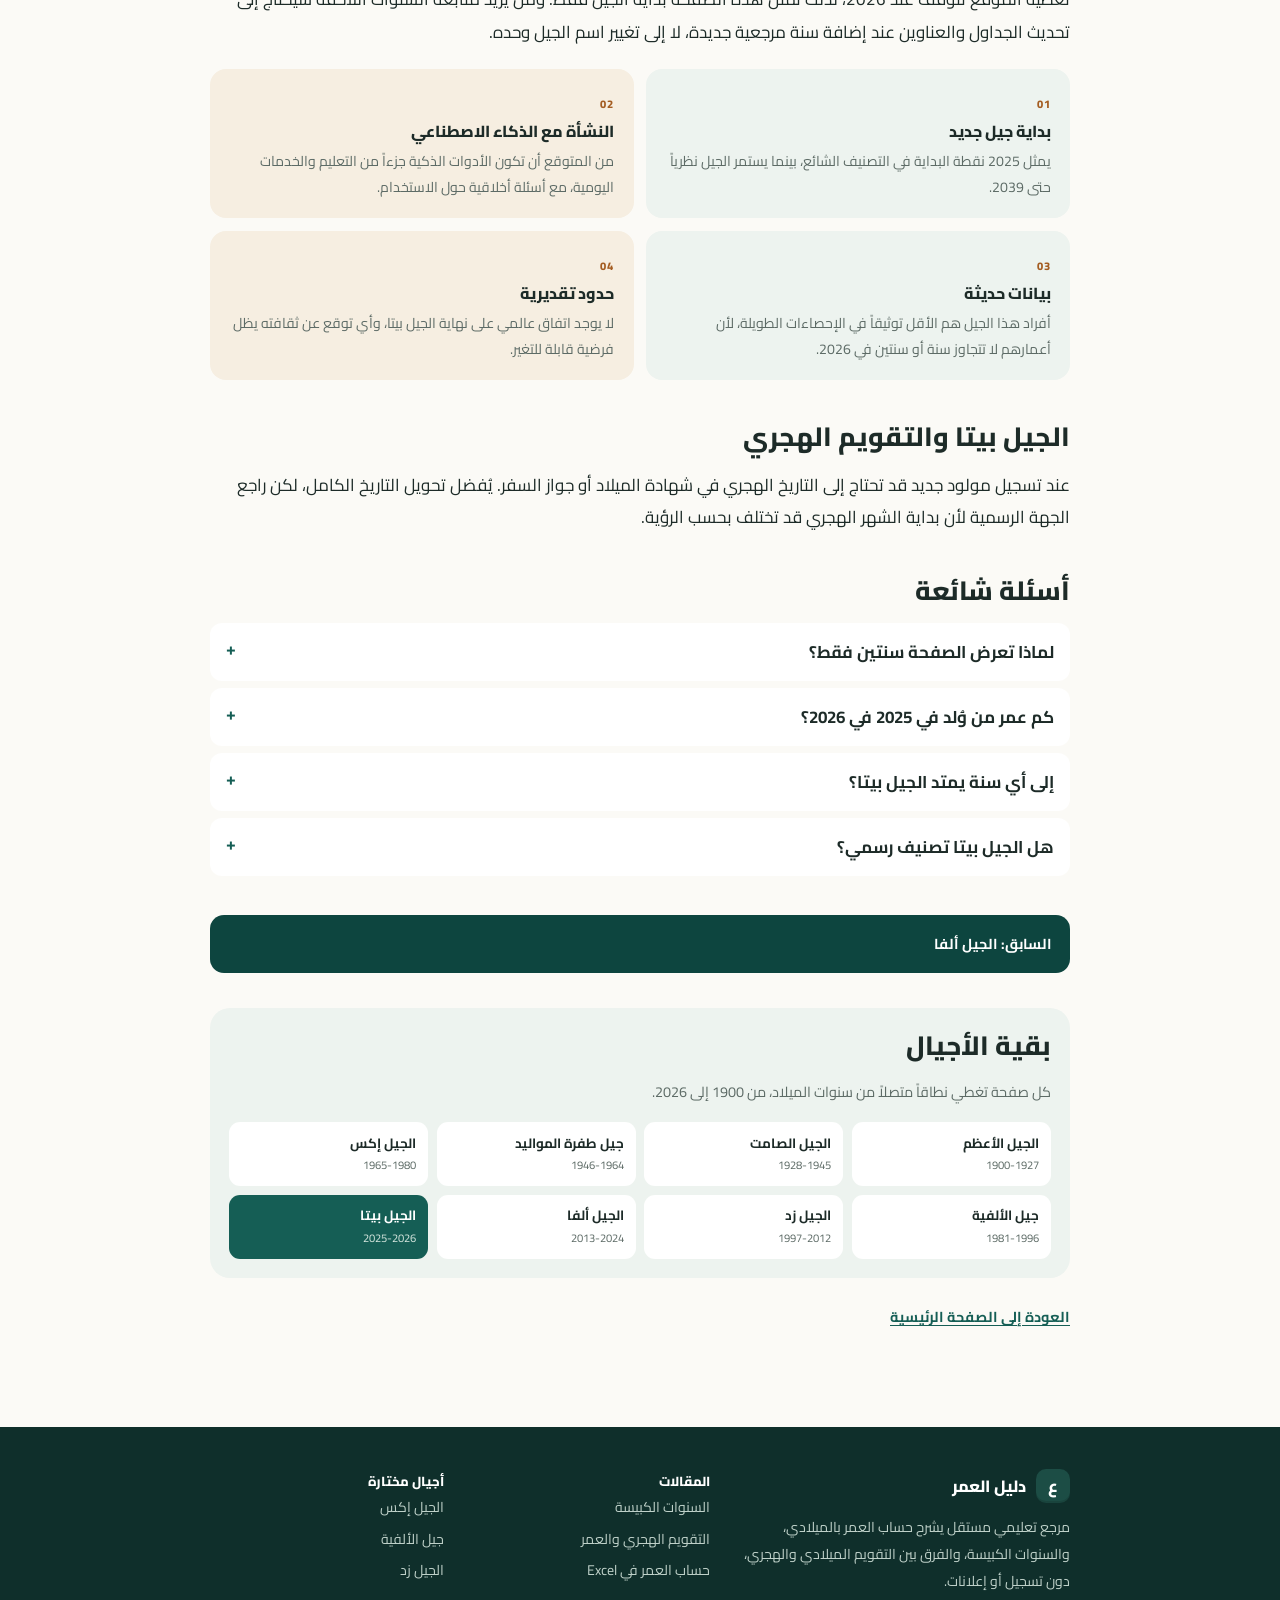
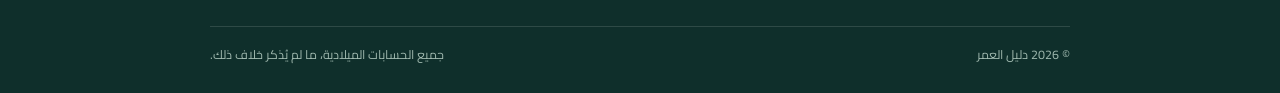
<file: generations/generation-beta.html>
<!DOCTYPE html>
<html lang="ar" dir="rtl">
<head>
  <meta charset="utf-8">
  <meta name="viewport" content="width=device-width, initial-scale=1">
  <title>الجيل بيتا 2025-2026: الأعمار في 2026 لكل سنة ميلاد</title>
  <meta name="description" content="أعمار مواليد 2025 إلى 2026 في 2026، من صفر إلى سنة واحدة، مع شرح بداية الجيل بيتا ونطاقه الكامل حتى 2039 وحدود التصنيف.">
  <meta name="theme-color" content="#155e55">
  <link rel="preconnect" href="https://fonts.googleapis.com">
  <link rel="preconnect" href="https://fonts.gstatic.com" crossorigin>
  <link href="https://fonts.googleapis.com/css2?family=Cairo:wght@400;600;700;800&display=swap" rel="stylesheet">
  <link rel="stylesheet" href="../style.css">
</head>
<body>
  <a class="skip-link" href="#main">انتقل إلى المحتوى</a>

  <header class="site-header">
    <div class="container header-inner">
      <a class="brand" href="../index.html" aria-label="دليل العمر، الصفحة الرئيسية">
        <span class="brand-mark" aria-hidden="true">ع</span>
        <span class="brand-text">
          <span class="brand-name">دليل العمر</span>
          <span class="brand-tagline">حساب العمر والتقويم</span>
        </span>
      </a>
      <nav class="site-nav" aria-label="التنقل الرئيسي">
        <a href="../index.html#articles">المقالات</a>
        <a href="../index.html#generations" aria-current="page">الأجيال</a>
      </nav>
    </div>
  </header>

  <main id="main">
    <div class="container">
      <nav class="breadcrumbs" aria-label="مسار التنقل">
        <a href="../index.html">الرئيسية</a>
        <span aria-hidden="true">/</span>
        <a href="../index.html#generations">الأجيال</a>
        <span aria-hidden="true">/</span>
        <span>الجيل بيتا</span>
      </nav>
    </div>

    <header class="gen-hero">
      <div class="container">
        <p class="eyebrow gen-eyebrow">دليل الأجيال · 1900-2026</p>
        <h1>الجيل بيتا: مواليد 2025 إلى 2026 وأعمارهم في 2026</h1>
        <p class="gen-lead">يبدأ الجيل بيتا في 2025 حسب التصنيفات الشائعة، لكن نطاق هذا الموقع يتوقف عند 2026. لذلك تعرض الصفحة سنة 2025 ثم سنة 2026 فقط، حيث يبلغ من وُلد في 2025 سنة واحدة في 2026، ويبقى من وُلد في 2026 في سنته الأولى.</p>
        <dl class="gen-stats">
          <div>
            <dt>نطاق الميلاد</dt>
            <dd>2025-2026</dd>
          </div>
          <div>
            <dt>عدد السنوات</dt>
            <dd>سنتان</dd>
          </div>
          <div>
            <dt>العمر في 2026</dt>
            <dd>أقل من سنة إلى سنة واحدة</dd>
          </div>
        </dl>
      </div>
    </header>

    <div class="container">
      <article class="gen-body">
        <section aria-labelledby="table-title">
          <h2 id="table-title">جدول أعمار الجيل بيتا في 2026</h2>
          <p>يضم الجدول سنتي الميلاد المتاحتين ضمن تغطية الموقع. من وُلد في 2025 يبلغ سنة واحدة بعد يوم ميلاده في 2026، ومن وُلد في 2026 يبلغ صفر سنة بعد يوم ميلاده. أما قبل يوم الميلاد فلا يكون المولود في 2026 قد وُلد بعد.</p>
          <div class="gen-table-wrap">
            <table class="gen-table">
              <caption>كل سنة ميلاد من 2025 إلى 2026 والعمر المقابل لها في 2026</caption>
              <thead>
                <tr>
                  <th scope="col">سنة الميلاد</th>
                  <th scope="col">العمر بعد يوم الميلاد</th>
                  <th scope="col">العمر قبله</th>
                </tr>
              </thead>
              <tbody>
              <tr><th scope="row">2025</th><td><strong>1 سنة</strong></td><td>0 سنة</td></tr>
              <tr><th scope="row">2026</th><td><strong>0 سنة</strong></td><td>لم يُولد بعد</td></tr>
              </tbody>
            </table>
          </div>
          <p class="gen-note">الجيل بيتا في تصنيفاته الأصلية يمتد إلى ما بعد 2026، لكن هذه الصفحة لا تتنبأ بسنوات لم تحدث. ستُضاف السنوات الجديدة عند توسيع السنة المرجعية للموقع.</p>
        </section>

        <section>
          <h2>كيف تُقرأ أعمار الجيل بيتا؟</h2>
        <p>من وُلد في مارس 2025 يبلغ سنة واحدة في مارس 2026، بينما من وُلد في ديسمبر 2025 يبلغ سنة واحدة في ديسمبر 2026. لذلك يظهر في الجدول عمر سنة واحدة بعد يوم الميلاد، وصفر سنة قبله.</p>
        <p>أما من وُلد في 2026 فالعمر صفر بعد يوم ميلاده، ولا يوجد عمر سابق لأن الميلاد لم يكن قد حدث. ولهذا يظهر في العمود الثالث أنه لم يُولد بعد. وهذه الحالة الوحيدة داخل الجدول التي لا ينطبق عليها طرح سنة كاملة.</p>
        </section>

        <section>
          <h2>سياق الجيل وملامحه</h2>
        <p>يستخدم مصطلح الجيل بيتا لوصف من وُلدوا بين 2025 و2039 تقريباً، وهو امتداد للتصنيف الذي يجعل الجيل ألفا من 2013 إلى 2024. وتم اختيار الاسم من قبل باحثين في الأجيال، لكنه لم يصبح معياراً رسمياً في كل الدول.</p>
        <p>من المبكر الحديث عن سمات شخصية أو ثقافية ثابتة لهذا الجيل، لأنه في 2026 لا يزال أفراده رضعاً أو في سن الحبو. ما يمكن ملاحظته هو السياق الذي يولدون فيه: أدوات ذكاء اصطناعي منتشرة، وقلق مناخي، وتوسع حضري، وخدمات رقمية تبدأ من لحظة التسجيل في الحضانة.</p>
        <p>تغطية الموقع تتوقف عند 2026، لذلك تمثل هذه الصفحة بداية الجيل فقط. ومن يريد متابعة السنوات اللاحقة سيحتاج إلى تحديث الجداول والعناوين عند إضافة سنة مرجعية جديدة، لا إلى تغيير اسم الجيل وحده.</p>
          <div class="gen-traits">
            <div class="gen-trait">
              <span class="gen-trait-num">01</span>
              <h3>بداية جيل جديد</h3>
              <p>يمثل 2025 نقطة البداية في التصنيف الشائع، بينما يستمر الجيل نظرياً حتى 2039.</p>
            </div>
            <div class="gen-trait">
              <span class="gen-trait-num">02</span>
              <h3>النشأة مع الذكاء الاصطناعي</h3>
              <p>من المتوقع أن تكون الأدوات الذكية جزءاً من التعليم والخدمات اليومية، مع أسئلة أخلاقية حول الاستخدام.</p>
            </div>
            <div class="gen-trait">
              <span class="gen-trait-num">03</span>
              <h3>بيانات حديثة</h3>
              <p>أفراد هذا الجيل هم الأقل توثيقاً في الإحصاءات الطويلة، لأن أعمارهم لا تتجاوز سنة أو سنتين في 2026.</p>
            </div>
            <div class="gen-trait">
              <span class="gen-trait-num">04</span>
              <h3>حدود تقديرية</h3>
              <p>لا يوجد اتفاق عالمي على نهاية الجيل بيتا، وأي توقع عن ثقافته يظل فرضية قابلة للتغير.</p>
            </div>
          </div>
        </section>

        <section>
          <h2>الجيل بيتا والتقويم الهجري</h2>
          <p>عند تسجيل مولود جديد قد تحتاج إلى التاريخ الهجري في شهادة الميلاد أو جواز السفر. يُفضل تحويل التاريخ الكامل، لكن راجع الجهة الرسمية لأن بداية الشهر الهجري قد تختلف بحسب الرؤية.</p>
        </section>

        <section class="gen-faq">
          <h2>أسئلة شائعة</h2>
          <details>
            <summary>لماذا تعرض الصفحة سنتين فقط؟</summary>
            <p>لأن تغطية الموقع تنتهي في 2026، والجيل بيتا يبدأ في 2025. الصفحة لا تضيف سنوات مستقبلية لم تحدث بعد.</p>
          </details>
          <details>
            <summary>كم عمر من وُلد في 2025 في 2026؟</summary>
            <p>سنة واحدة بعد يوم ميلاده، وصفر سنة قبله. وإذا كان مولوداً في نهاية 2025 فقد يظل أقل من سنة في بداية 2026.</p>
          </details>
          <details>
            <summary>إلى أي سنة يمتد الجيل بيتا؟</summary>
            <p>في التصنيف الشائع يمتد إلى 2039، لكن هذه الصفحة تغطي سنة 2025 ثم سنة 2026 فقط ضمن نطاق الموقع الحالي.</p>
          </details>
          <details>
            <summary>هل الجيل بيتا تصنيف رسمي؟</summary>
            <p>لا. هو تصنيف بحثي وإعلامي شائع، وليس فئة قانونية أو إحصائية معتمدة عالمياً.</p>
          </details>
        </section>

        <nav class="gen-switcher" aria-label="التنقل بين الأجيال">
          <a href="generation-alpha.html">السابق: الجيل ألفا</a>
          <span></span>
        </nav>

        <section class="gen-index" aria-labelledby="gen-index-title">
          <h2 id="gen-index-title">بقية الأجيال</h2>
          <p>كل صفحة تغطي نطاقاً متصلاً من سنوات الميلاد، من 1900 إلى 2026.</p>
          <div class="gen-index-grid">
            <a href="greatest-generation.html"><strong>الجيل الأعظم</strong><span>1900-1927</span></a>
            <a href="silent-generation.html"><strong>الجيل الصامت</strong><span>1928-1945</span></a>
            <a href="baby-boomers.html"><strong>جيل طفرة المواليد</strong><span>1946-1964</span></a>
            <a href="generation-x.html"><strong>الجيل إكس</strong><span>1965-1980</span></a>
            <a href="millennials.html"><strong>جيل الألفية</strong><span>1981-1996</span></a>
            <a href="generation-z.html"><strong>الجيل زد</strong><span>1997-2012</span></a>
            <a href="generation-alpha.html"><strong>الجيل ألفا</strong><span>2013-2024</span></a>
            <a href="generation-beta.html" aria-current="page"><strong>الجيل بيتا</strong><span>2025-2026</span></a>
          </div>
        </section>

        <p class="gen-back"><a href="../index.html">العودة إلى الصفحة الرئيسية</a></p>
      </article>
    </div>
  </main>

  <footer class="site-footer">
    <div class="container">
      <div class="footer-grid">
        <div>
          <a class="footer-brand" href="../index.html">
            <span class="brand-mark" aria-hidden="true">ع</span>
            دليل العمر
          </a>
          <p>
            مرجع تعليمي مستقل يشرح حساب العمر بالميلادي، والسنوات الكبيسة، والفرق بين التقويم
            الميلادي والهجري، دون تسجيل أو إعلانات.
          </p>
        </div>
        <div>
          <p class="footer-title">المقالات</p>
          <ul class="footer-links">
            <li><a href="../blog/leap-year.html">السنوات الكبيسة</a></li>
            <li><a href="../blog/hijri-calendar.html">التقويم الهجري والعمر</a></li>
            <li><a href="../blog/excel-age.html">حساب العمر في Excel</a></li>
          </ul>
        </div>
        <div>
          <p class="footer-title">أجيال مختارة</p>
          <ul class="footer-links">
            <li><a href="generation-x.html">الجيل إكس</a></li>
            <li><a href="millennials.html">جيل الألفية</a></li>
            <li><a href="generation-z.html">الجيل زد</a></li>
          </ul>
        </div>
      </div>
      <div class="footer-bottom">
        <span>© 2026 دليل العمر</span>
        <span>جميع الحسابات الميلادية، ما لم يُذكر خلاف ذلك.</span>
      </div>
    </div>
  </footer>
</body>
</html>
</file>
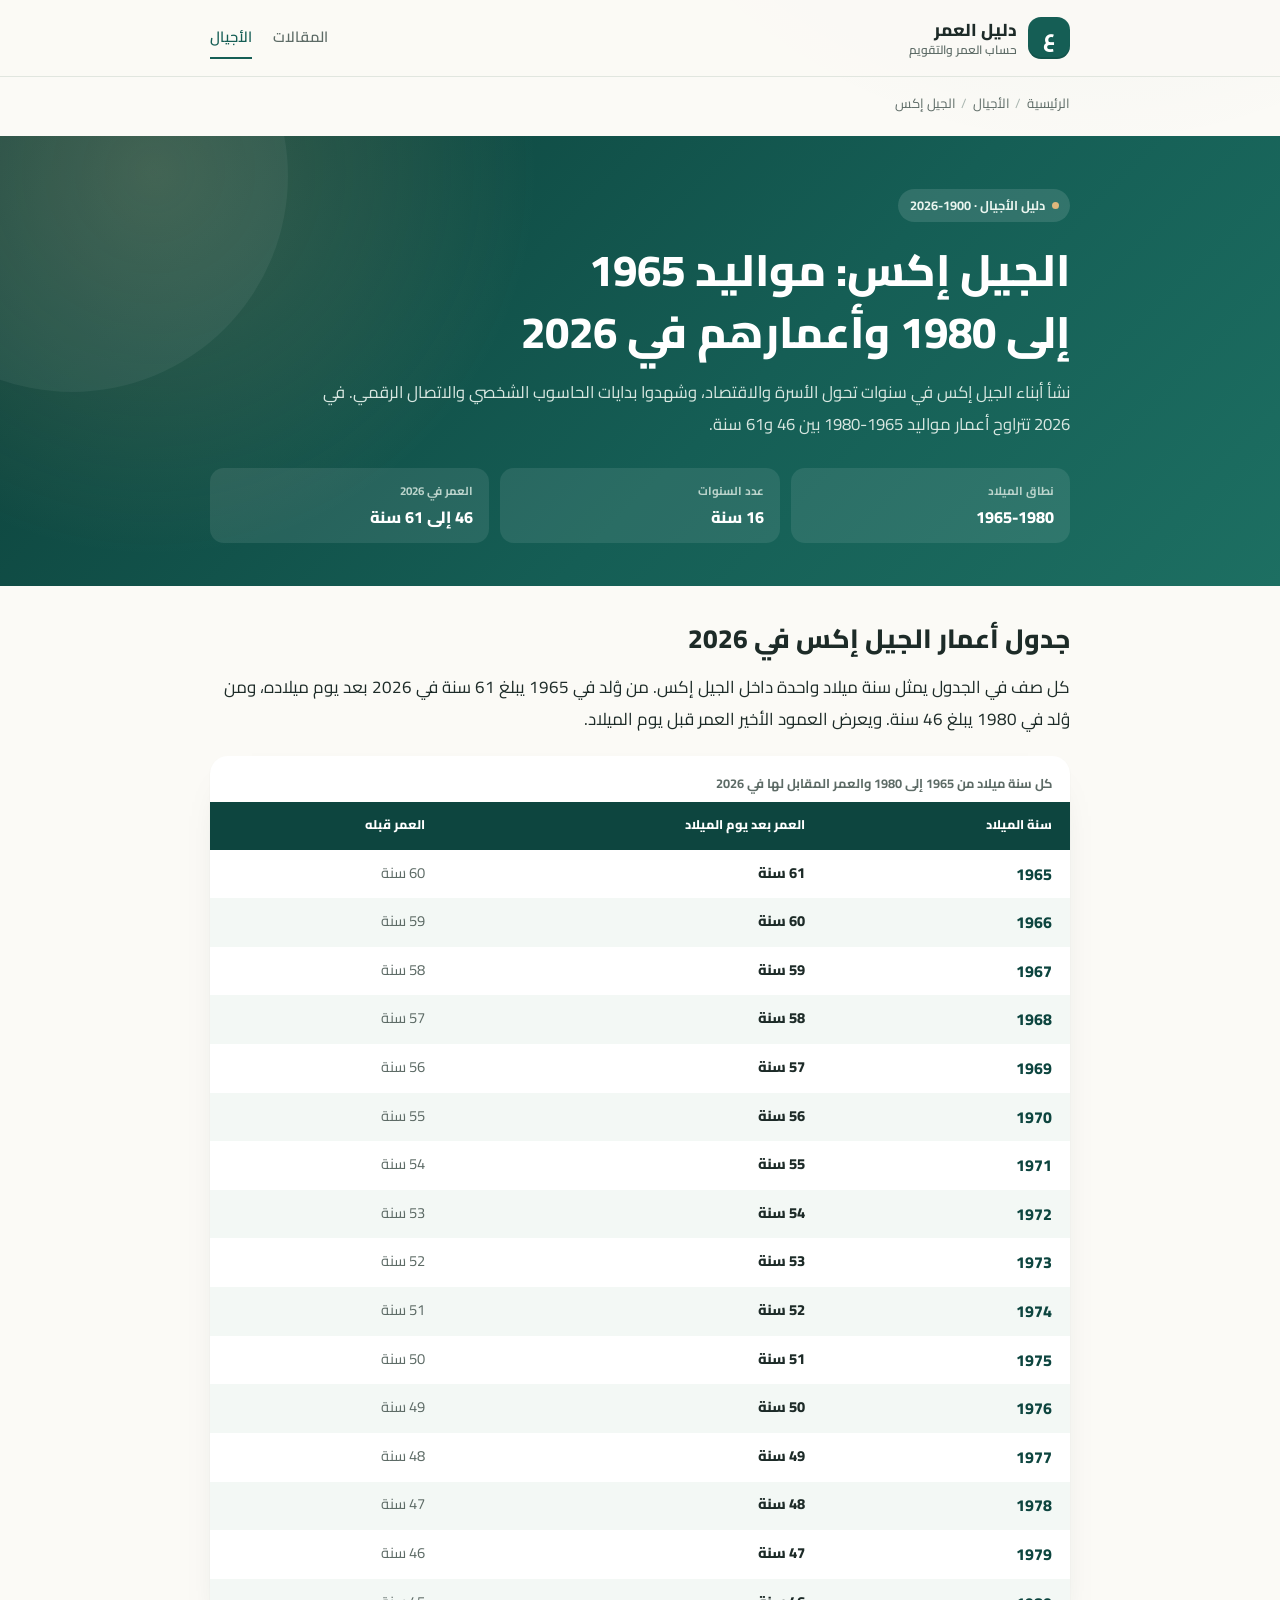
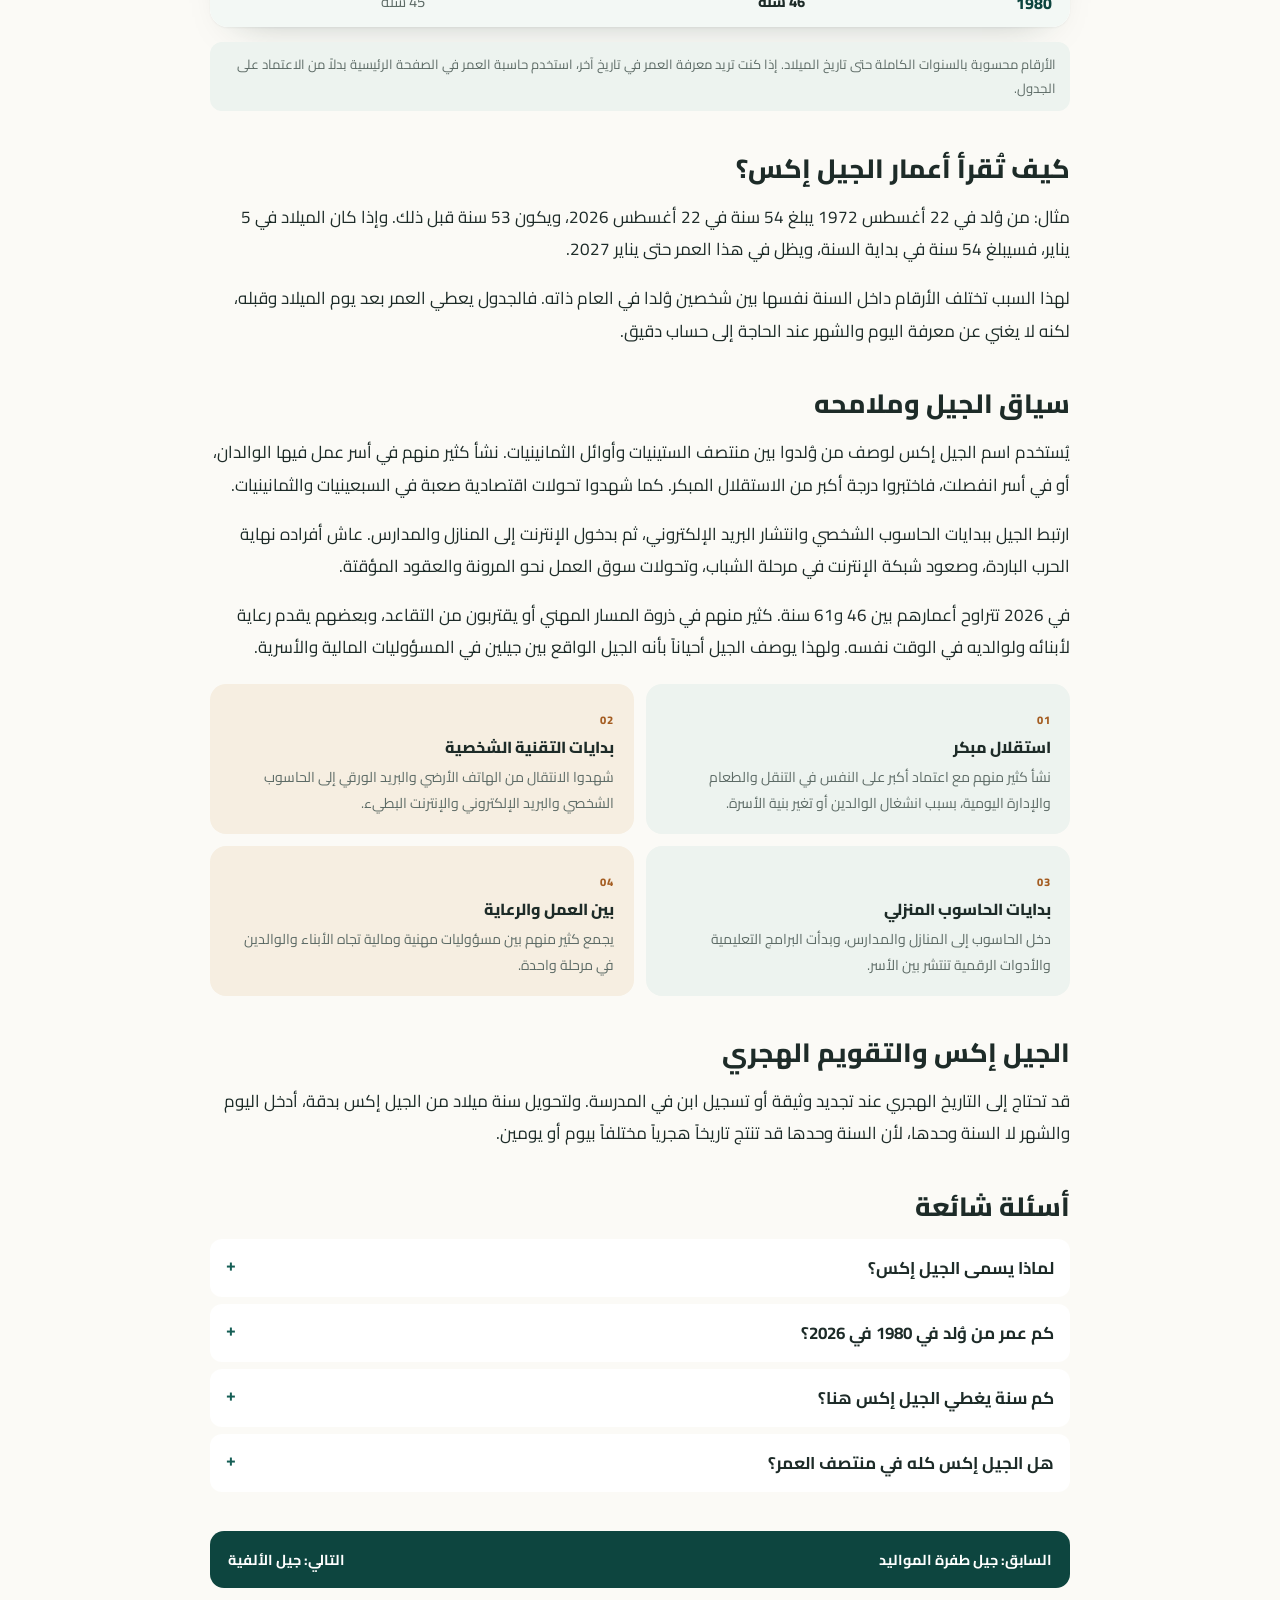
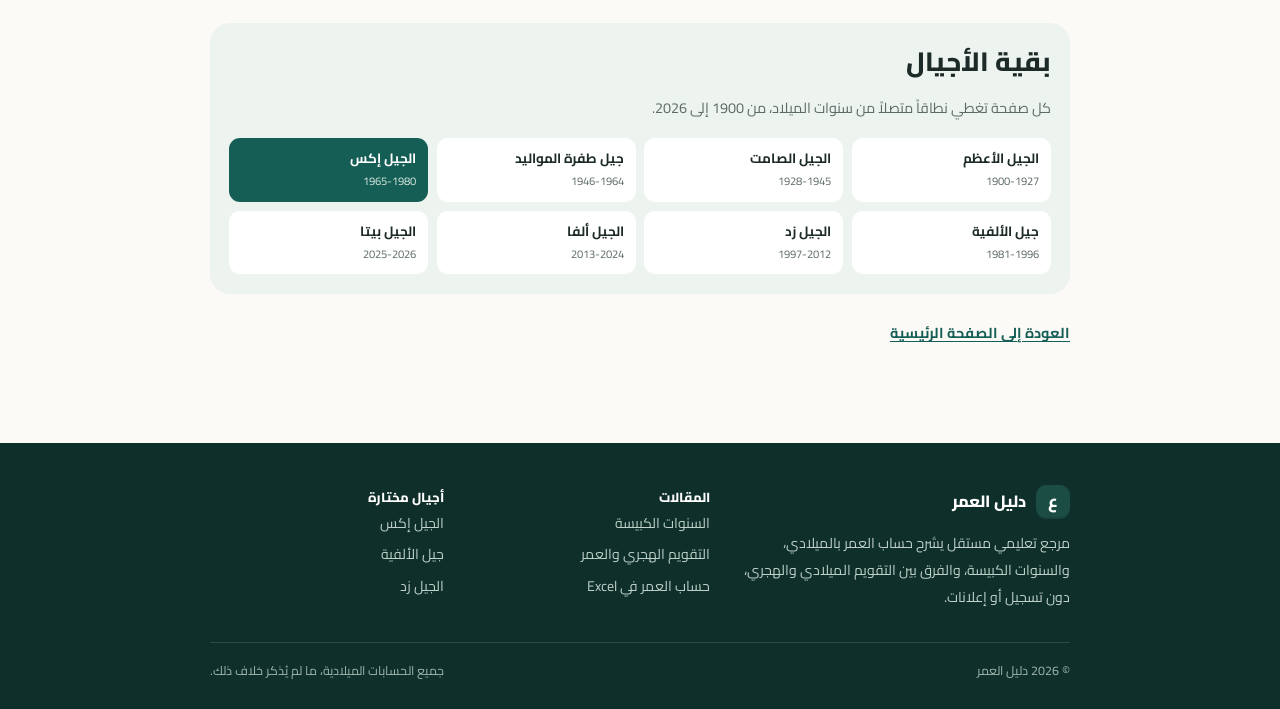
<file: generations/generation-x.html>
<!DOCTYPE html>
<html lang="ar" dir="rtl">
<head>
  <meta charset="utf-8">
  <meta name="viewport" content="width=device-width, initial-scale=1">
  <title>الجيل إكس 1965-1980: الأعمار في 2026 لكل سنة ميلاد</title>
  <meta name="description" content="أعمار مواليد 1965-1980 في 2026، من 46 إلى 61 سنة، مع جدول كامل لكل سنة وشرح ملامح الجيل إكس وسياقه بين العمل والرعاية.">
  <meta name="theme-color" content="#155e55">
  <link rel="preconnect" href="https://fonts.googleapis.com">
  <link rel="preconnect" href="https://fonts.gstatic.com" crossorigin>
  <link href="https://fonts.googleapis.com/css2?family=Cairo:wght@400;600;700;800&display=swap" rel="stylesheet">
  <link rel="stylesheet" href="../style.css">
</head>
<body>
  <a class="skip-link" href="#main">انتقل إلى المحتوى</a>

  <header class="site-header">
    <div class="container header-inner">
      <a class="brand" href="../index.html" aria-label="دليل العمر، الصفحة الرئيسية">
        <span class="brand-mark" aria-hidden="true">ع</span>
        <span class="brand-text">
          <span class="brand-name">دليل العمر</span>
          <span class="brand-tagline">حساب العمر والتقويم</span>
        </span>
      </a>
      <nav class="site-nav" aria-label="التنقل الرئيسي">
        <a href="../index.html#articles">المقالات</a>
        <a href="../index.html#generations" aria-current="page">الأجيال</a>
      </nav>
    </div>
  </header>

  <main id="main">
    <div class="container">
      <nav class="breadcrumbs" aria-label="مسار التنقل">
        <a href="../index.html">الرئيسية</a>
        <span aria-hidden="true">/</span>
        <a href="../index.html#generations">الأجيال</a>
        <span aria-hidden="true">/</span>
        <span>الجيل إكس</span>
      </nav>
    </div>

    <header class="gen-hero">
      <div class="container">
        <p class="eyebrow gen-eyebrow">دليل الأجيال · 1900-2026</p>
        <h1>الجيل إكس: مواليد 1965 إلى 1980 وأعمارهم في 2026</h1>
        <p class="gen-lead">نشأ أبناء الجيل إكس في سنوات تحول الأسرة والاقتصاد، وشهدوا بدايات الحاسوب الشخصي والاتصال الرقمي. في 2026 تتراوح أعمار مواليد 1965-1980 بين 46 و61 سنة.</p>
        <dl class="gen-stats">
          <div>
            <dt>نطاق الميلاد</dt>
            <dd>1965-1980</dd>
          </div>
          <div>
            <dt>عدد السنوات</dt>
            <dd>16 سنة</dd>
          </div>
          <div>
            <dt>العمر في 2026</dt>
            <dd>46 إلى 61 سنة</dd>
          </div>
        </dl>
      </div>
    </header>

    <div class="container">
      <article class="gen-body">
        <section aria-labelledby="table-title">
          <h2 id="table-title">جدول أعمار الجيل إكس في 2026</h2>
          <p>كل صف في الجدول يمثل سنة ميلاد واحدة داخل الجيل إكس. من وُلد في 1965 يبلغ 61 سنة في 2026 بعد يوم ميلاده، ومن وُلد في 1980 يبلغ 46 سنة. ويعرض العمود الأخير العمر قبل يوم الميلاد.</p>
          <div class="gen-table-wrap">
            <table class="gen-table">
              <caption>كل سنة ميلاد من 1965 إلى 1980 والعمر المقابل لها في 2026</caption>
              <thead>
                <tr>
                  <th scope="col">سنة الميلاد</th>
                  <th scope="col">العمر بعد يوم الميلاد</th>
                  <th scope="col">العمر قبله</th>
                </tr>
              </thead>
              <tbody>
              <tr><th scope="row">1965</th><td><strong>61 سنة</strong></td><td>60 سنة</td></tr>
              <tr><th scope="row">1966</th><td><strong>60 سنة</strong></td><td>59 سنة</td></tr>
              <tr><th scope="row">1967</th><td><strong>59 سنة</strong></td><td>58 سنة</td></tr>
              <tr><th scope="row">1968</th><td><strong>58 سنة</strong></td><td>57 سنة</td></tr>
              <tr><th scope="row">1969</th><td><strong>57 سنة</strong></td><td>56 سنة</td></tr>
              <tr><th scope="row">1970</th><td><strong>56 سنة</strong></td><td>55 سنة</td></tr>
              <tr><th scope="row">1971</th><td><strong>55 سنة</strong></td><td>54 سنة</td></tr>
              <tr><th scope="row">1972</th><td><strong>54 سنة</strong></td><td>53 سنة</td></tr>
              <tr><th scope="row">1973</th><td><strong>53 سنة</strong></td><td>52 سنة</td></tr>
              <tr><th scope="row">1974</th><td><strong>52 سنة</strong></td><td>51 سنة</td></tr>
              <tr><th scope="row">1975</th><td><strong>51 سنة</strong></td><td>50 سنة</td></tr>
              <tr><th scope="row">1976</th><td><strong>50 سنة</strong></td><td>49 سنة</td></tr>
              <tr><th scope="row">1977</th><td><strong>49 سنة</strong></td><td>48 سنة</td></tr>
              <tr><th scope="row">1978</th><td><strong>48 سنة</strong></td><td>47 سنة</td></tr>
              <tr><th scope="row">1979</th><td><strong>47 سنة</strong></td><td>46 سنة</td></tr>
              <tr><th scope="row">1980</th><td><strong>46 سنة</strong></td><td>45 سنة</td></tr>
              </tbody>
            </table>
          </div>
          <p class="gen-note">الأرقام محسوبة بالسنوات الكاملة حتى تاريخ الميلاد. إذا كنت تريد معرفة العمر في تاريخ آخر، استخدم حاسبة العمر في الصفحة الرئيسية بدلاً من الاعتماد على الجدول.</p>
        </section>

        <section>
          <h2>كيف تُقرأ أعمار الجيل إكس؟</h2>
        <p>مثال: من وُلد في 22 أغسطس 1972 يبلغ 54 سنة في 22 أغسطس 2026، ويكون 53 سنة قبل ذلك. وإذا كان الميلاد في 5 يناير، فسيبلغ 54 سنة في بداية السنة، ويظل في هذا العمر حتى يناير 2027.</p>
        <p>لهذا السبب تختلف الأرقام داخل السنة نفسها بين شخصين وُلدا في العام ذاته. فالجدول يعطي العمر بعد يوم الميلاد وقبله، لكنه لا يغني عن معرفة اليوم والشهر عند الحاجة إلى حساب دقيق.</p>
        </section>

        <section>
          <h2>سياق الجيل وملامحه</h2>
        <p>يُستخدم اسم الجيل إكس لوصف من وُلدوا بين منتصف الستينيات وأوائل الثمانينيات. نشأ كثير منهم في أسر عمل فيها الوالدان، أو في أسر انفصلت، فاختبروا درجة أكبر من الاستقلال المبكر. كما شهدوا تحولات اقتصادية صعبة في السبعينيات والثمانينيات.</p>
        <p>ارتبط الجيل ببدايات الحاسوب الشخصي وانتشار البريد الإلكتروني، ثم بدخول الإنترنت إلى المنازل والمدارس. عاش أفراده نهاية الحرب الباردة، وصعود شبكة الإنترنت في مرحلة الشباب، وتحولات سوق العمل نحو المرونة والعقود المؤقتة.</p>
        <p>في 2026 تتراوح أعمارهم بين 46 و61 سنة. كثير منهم في ذروة المسار المهني أو يقتربون من التقاعد، وبعضهم يقدم رعاية لأبنائه ولوالديه في الوقت نفسه. ولهذا يوصف الجيل أحياناً بأنه الجيل الواقع بين جيلين في المسؤوليات المالية والأسرية.</p>
          <div class="gen-traits">
            <div class="gen-trait">
              <span class="gen-trait-num">01</span>
              <h3>استقلال مبكر</h3>
              <p>نشأ كثير منهم مع اعتماد أكبر على النفس في التنقل والطعام والإدارة اليومية، بسبب انشغال الوالدين أو تغير بنية الأسرة.</p>
            </div>
            <div class="gen-trait">
              <span class="gen-trait-num">02</span>
              <h3>بدايات التقنية الشخصية</h3>
              <p>شهدوا الانتقال من الهاتف الأرضي والبريد الورقي إلى الحاسوب الشخصي والبريد الإلكتروني والإنترنت البطيء.</p>
            </div>
            <div class="gen-trait">
              <span class="gen-trait-num">03</span>
              <h3>بدايات الحاسوب المنزلي</h3>
              <p>دخل الحاسوب إلى المنازل والمدارس، وبدأت البرامج التعليمية والأدوات الرقمية تنتشر بين الأسر.</p>
            </div>
            <div class="gen-trait">
              <span class="gen-trait-num">04</span>
              <h3>بين العمل والرعاية</h3>
              <p>يجمع كثير منهم بين مسؤوليات مهنية ومالية تجاه الأبناء والوالدين في مرحلة واحدة.</p>
            </div>
          </div>
        </section>

        <section>
          <h2>الجيل إكس والتقويم الهجري</h2>
          <p>قد تحتاج إلى التاريخ الهجري عند تجديد وثيقة أو تسجيل ابن في المدرسة. ولتحويل سنة ميلاد من الجيل إكس بدقة، أدخل اليوم والشهر لا السنة وحدها، لأن السنة وحدها قد تنتج تاريخاً هجرياً مختلفاً بيوم أو يومين.</p>
        </section>

        <section class="gen-faq">
          <h2>أسئلة شائعة</h2>
          <details>
            <summary>لماذا يسمى الجيل إكس؟</summary>
            <p>استخدم المصطلح لوصف جيل لا يسهل تصنيفه ضمن فئات واضحة، ثم شاع في التسعينيات. لا يوجد سبب واحد متفق عليه للاسم.</p>
          </details>
          <details>
            <summary>كم عمر من وُلد في 1980 في 2026؟</summary>
            <p>يبلغ 46 سنة بعد يوم ميلاده، و45 سنة قبله. أما من وُلد في 1965 فيبلغ 61 سنة بعد يوم ميلاده.</p>
          </details>
          <details>
            <summary>كم سنة يغطي الجيل إكس هنا؟</summary>
            <p>ست عشرة سنة ميلادية، من 1965 إلى 1980 شاملة الطرفين.</p>
          </details>
          <details>
            <summary>هل الجيل إكس كله في منتصف العمر؟</summary>
            <p>في 2026 يقع نطاقه بين 46 و61 سنة، أي بين منتصف العمر وبداية مرحلة أكبر. لكن الحالة الصحية والمهنية تختلف كثيراً بين الأفراد.</p>
          </details>
        </section>

        <nav class="gen-switcher" aria-label="التنقل بين الأجيال">
          <a href="baby-boomers.html">السابق: جيل طفرة المواليد</a>
          <a href="millennials.html">التالي: جيل الألفية</a>
        </nav>

        <section class="gen-index" aria-labelledby="gen-index-title">
          <h2 id="gen-index-title">بقية الأجيال</h2>
          <p>كل صفحة تغطي نطاقاً متصلاً من سنوات الميلاد، من 1900 إلى 2026.</p>
          <div class="gen-index-grid">
            <a href="greatest-generation.html"><strong>الجيل الأعظم</strong><span>1900-1927</span></a>
            <a href="silent-generation.html"><strong>الجيل الصامت</strong><span>1928-1945</span></a>
            <a href="baby-boomers.html"><strong>جيل طفرة المواليد</strong><span>1946-1964</span></a>
            <a href="generation-x.html" aria-current="page"><strong>الجيل إكس</strong><span>1965-1980</span></a>
            <a href="millennials.html"><strong>جيل الألفية</strong><span>1981-1996</span></a>
            <a href="generation-z.html"><strong>الجيل زد</strong><span>1997-2012</span></a>
            <a href="generation-alpha.html"><strong>الجيل ألفا</strong><span>2013-2024</span></a>
            <a href="generation-beta.html"><strong>الجيل بيتا</strong><span>2025-2026</span></a>
          </div>
        </section>

        <p class="gen-back"><a href="../index.html">العودة إلى الصفحة الرئيسية</a></p>
      </article>
    </div>
  </main>

  <footer class="site-footer">
    <div class="container">
      <div class="footer-grid">
        <div>
          <a class="footer-brand" href="../index.html">
            <span class="brand-mark" aria-hidden="true">ع</span>
            دليل العمر
          </a>
          <p>
            مرجع تعليمي مستقل يشرح حساب العمر بالميلادي، والسنوات الكبيسة، والفرق بين التقويم
            الميلادي والهجري، دون تسجيل أو إعلانات.
          </p>
        </div>
        <div>
          <p class="footer-title">المقالات</p>
          <ul class="footer-links">
            <li><a href="../blog/leap-year.html">السنوات الكبيسة</a></li>
            <li><a href="../blog/hijri-calendar.html">التقويم الهجري والعمر</a></li>
            <li><a href="../blog/excel-age.html">حساب العمر في Excel</a></li>
          </ul>
        </div>
        <div>
          <p class="footer-title">أجيال مختارة</p>
          <ul class="footer-links">
            <li><a href="generation-x.html">الجيل إكس</a></li>
            <li><a href="millennials.html">جيل الألفية</a></li>
            <li><a href="generation-z.html">الجيل زد</a></li>
          </ul>
        </div>
      </div>
      <div class="footer-bottom">
        <span>© 2026 دليل العمر</span>
        <span>جميع الحسابات الميلادية، ما لم يُذكر خلاف ذلك.</span>
      </div>
    </div>
  </footer>
</body>
</html>
</file>
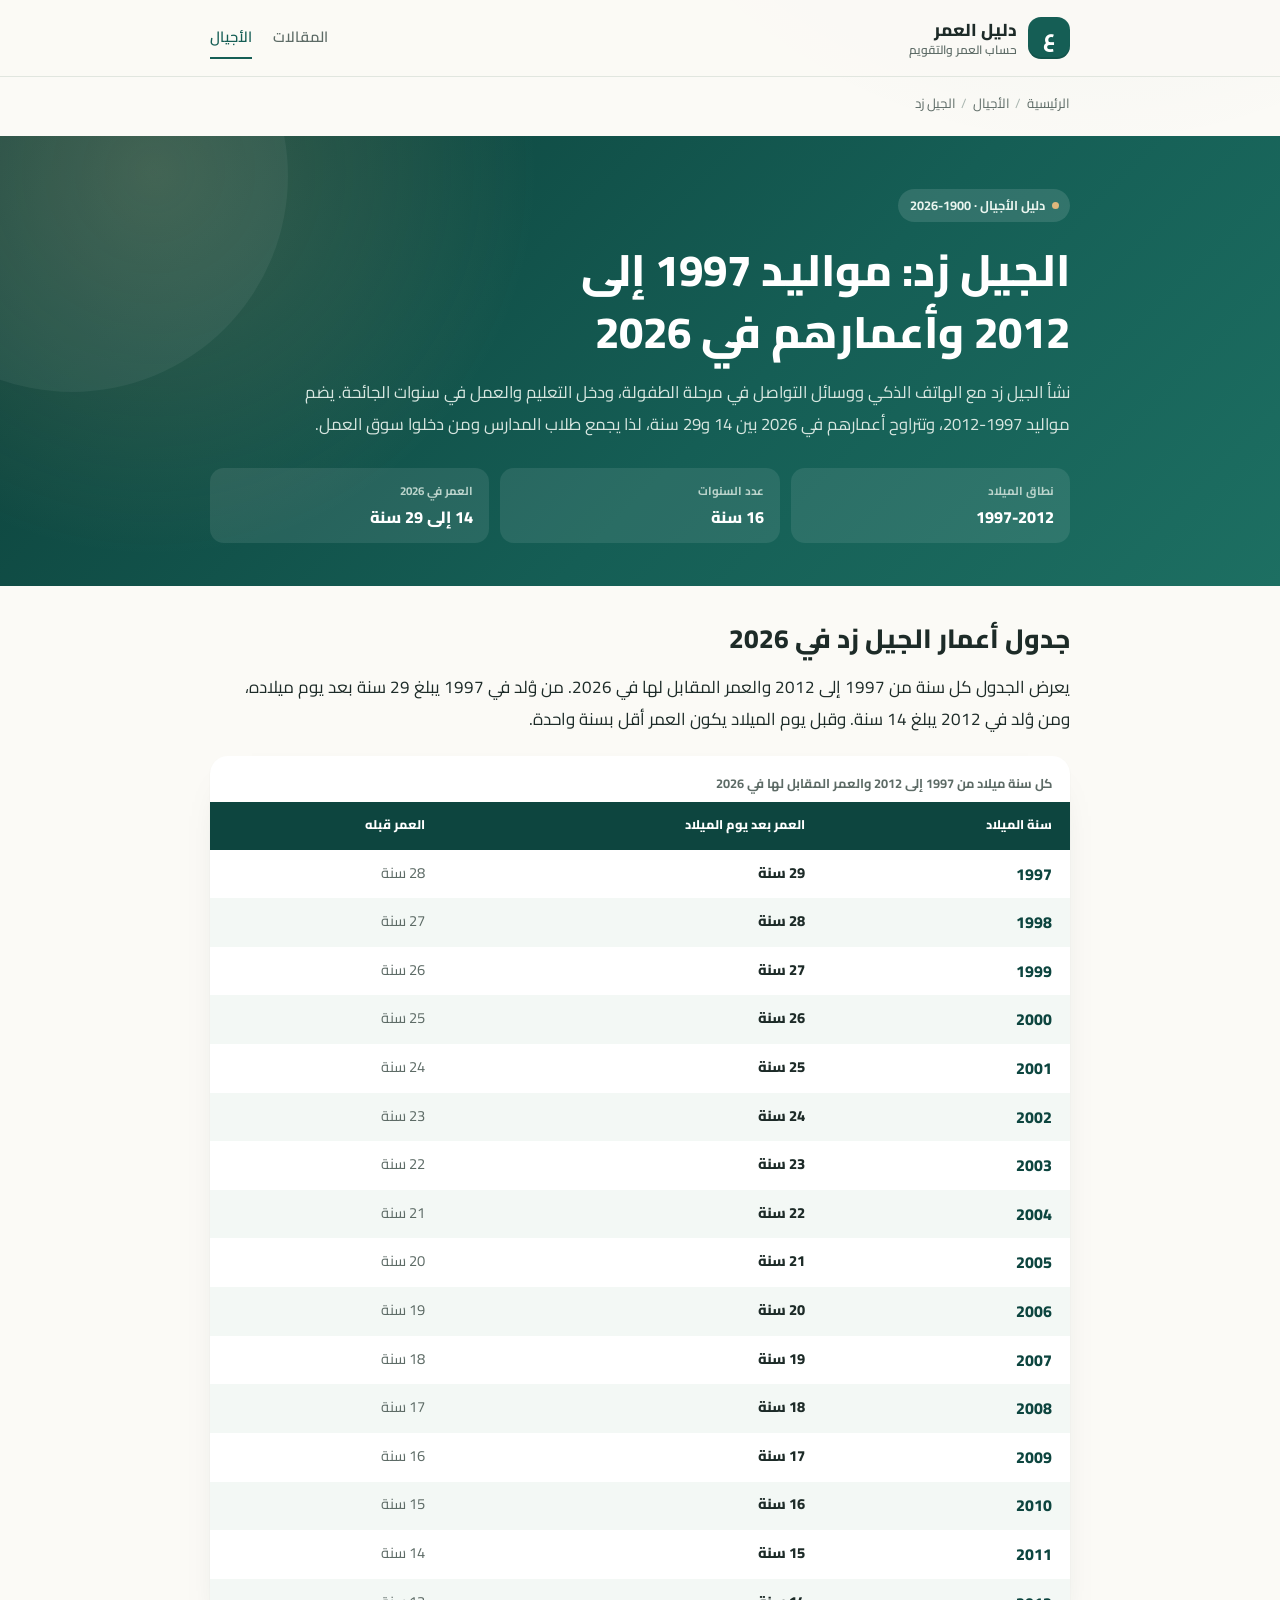
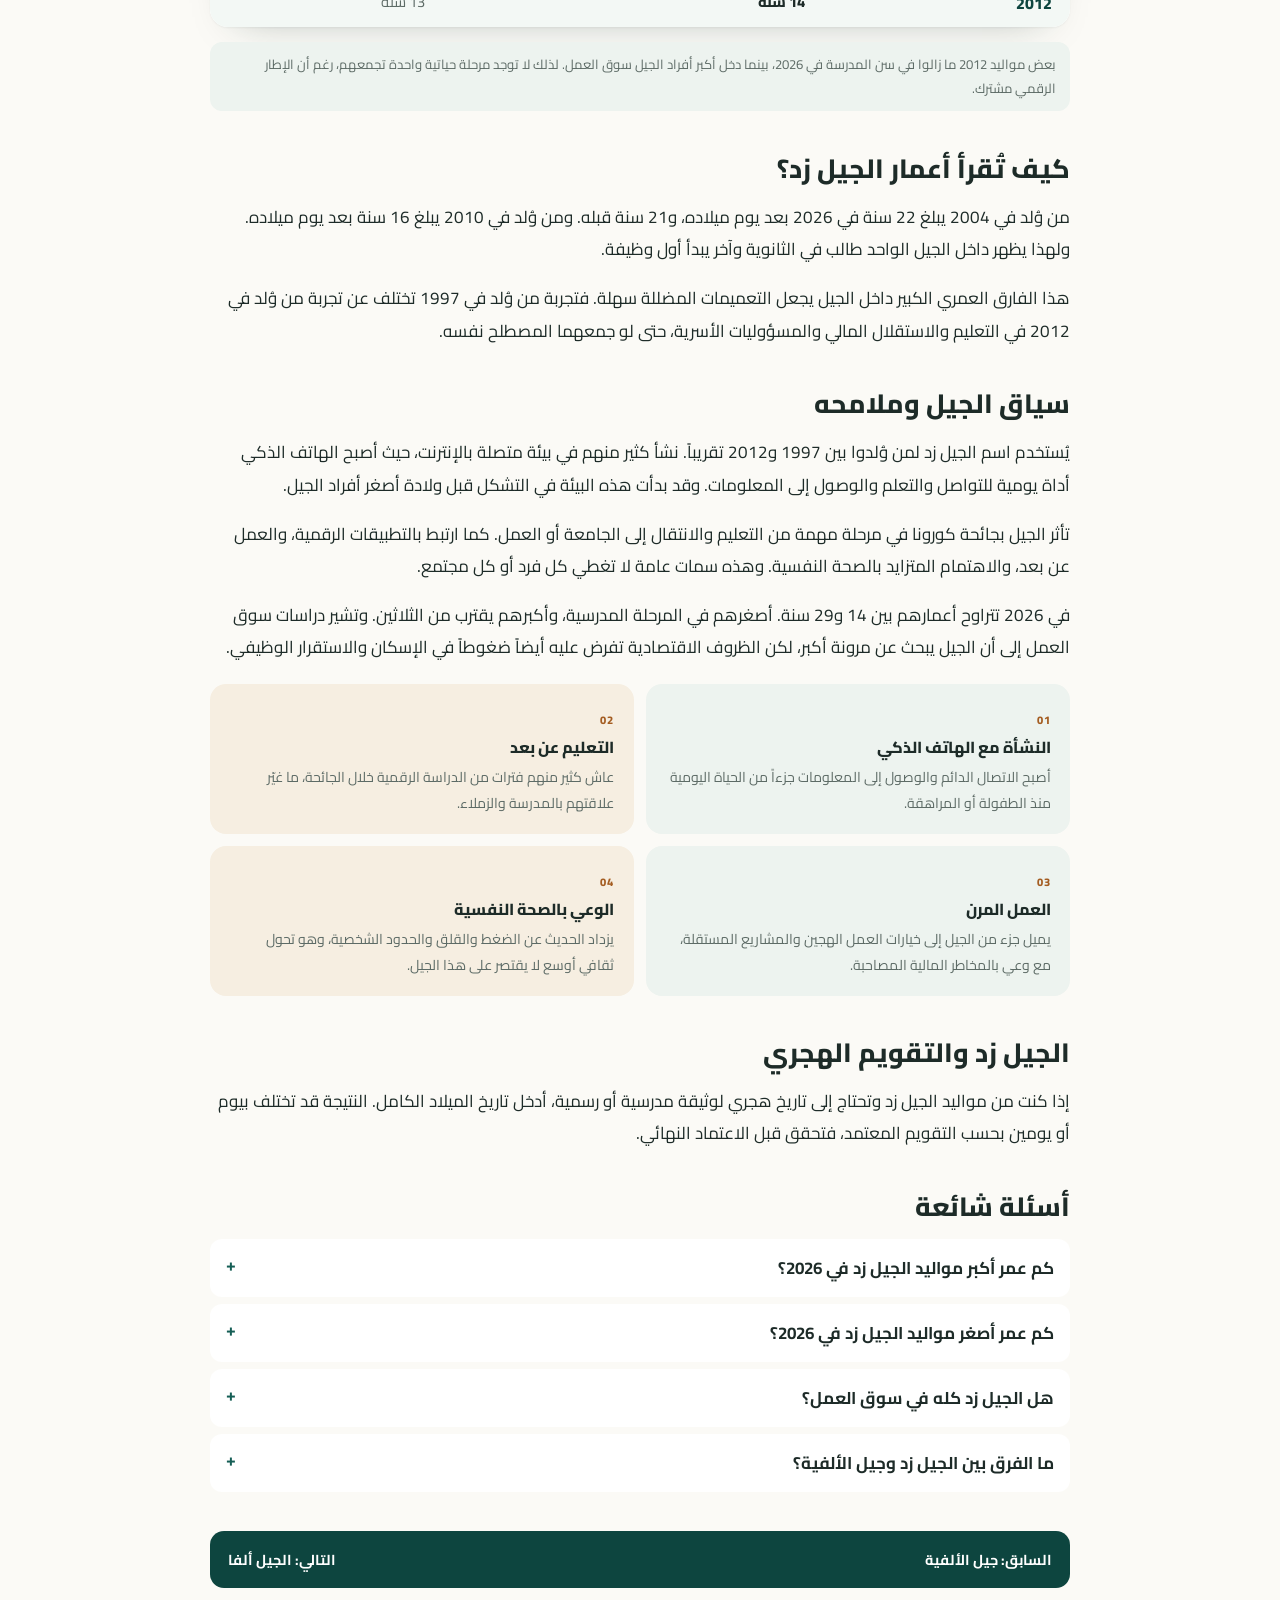
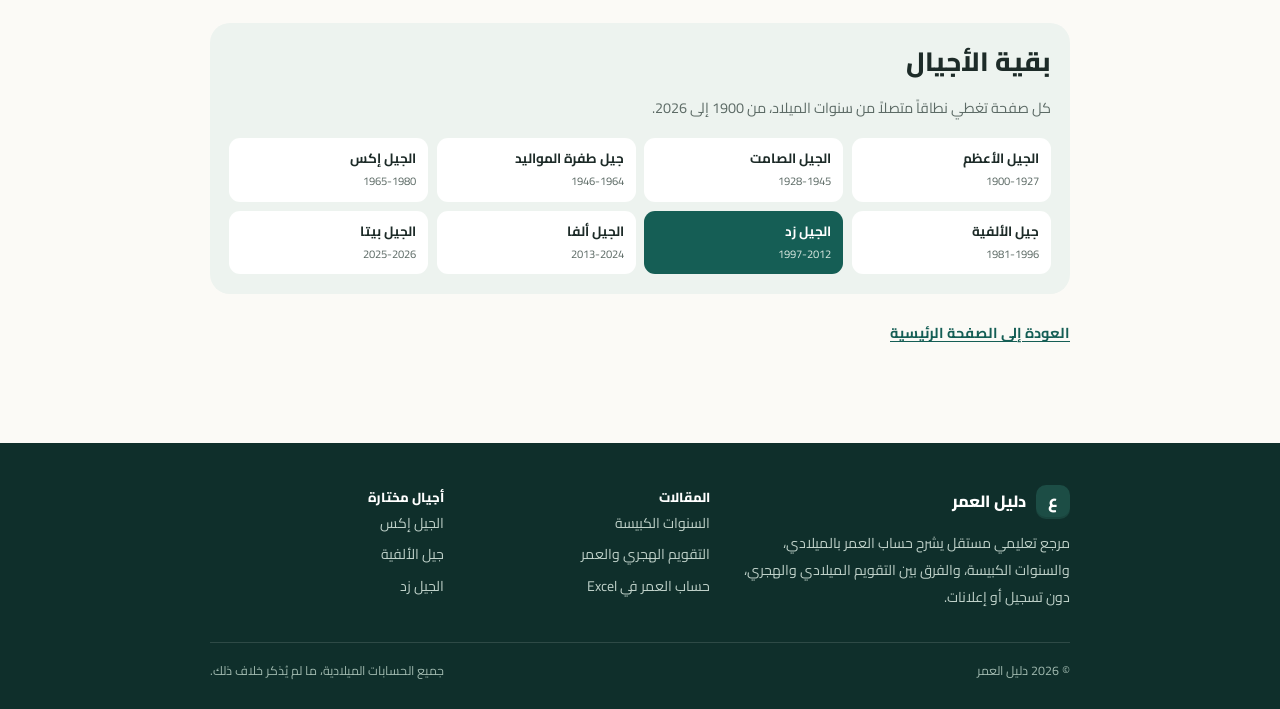
<file: generations/generation-z.html>
<!DOCTYPE html>
<html lang="ar" dir="rtl">
<head>
  <meta charset="utf-8">
  <meta name="viewport" content="width=device-width, initial-scale=1">
  <title>الجيل زد 1997-2012: الأعمار في 2026 لكل سنة ميلاد</title>
  <meta name="description" content="أعمار الجيل زد في 2026 لكل سنة من 1997 إلى 2012، من 14 إلى 29 سنة، مع جدول كامل وشرح ملامح الجيل وسياقه الرقمي.">
  <meta name="theme-color" content="#155e55">
  <link rel="preconnect" href="https://fonts.googleapis.com">
  <link rel="preconnect" href="https://fonts.gstatic.com" crossorigin>
  <link href="https://fonts.googleapis.com/css2?family=Cairo:wght@400;600;700;800&display=swap" rel="stylesheet">
  <link rel="stylesheet" href="../style.css">
</head>
<body>
  <a class="skip-link" href="#main">انتقل إلى المحتوى</a>

  <header class="site-header">
    <div class="container header-inner">
      <a class="brand" href="../index.html" aria-label="دليل العمر، الصفحة الرئيسية">
        <span class="brand-mark" aria-hidden="true">ع</span>
        <span class="brand-text">
          <span class="brand-name">دليل العمر</span>
          <span class="brand-tagline">حساب العمر والتقويم</span>
        </span>
      </a>
      <nav class="site-nav" aria-label="التنقل الرئيسي">
        <a href="../index.html#articles">المقالات</a>
        <a href="../index.html#generations" aria-current="page">الأجيال</a>
      </nav>
    </div>
  </header>

  <main id="main">
    <div class="container">
      <nav class="breadcrumbs" aria-label="مسار التنقل">
        <a href="../index.html">الرئيسية</a>
        <span aria-hidden="true">/</span>
        <a href="../index.html#generations">الأجيال</a>
        <span aria-hidden="true">/</span>
        <span>الجيل زد</span>
      </nav>
    </div>

    <header class="gen-hero">
      <div class="container">
        <p class="eyebrow gen-eyebrow">دليل الأجيال · 1900-2026</p>
        <h1>الجيل زد: مواليد 1997 إلى 2012 وأعمارهم في 2026</h1>
        <p class="gen-lead">نشأ الجيل زد مع الهاتف الذكي ووسائل التواصل في مرحلة الطفولة، ودخل التعليم والعمل في سنوات الجائحة. يضم مواليد 1997-2012، وتتراوح أعمارهم في 2026 بين 14 و29 سنة، لذا يجمع طلاب المدارس ومن دخلوا سوق العمل.</p>
        <dl class="gen-stats">
          <div>
            <dt>نطاق الميلاد</dt>
            <dd>1997-2012</dd>
          </div>
          <div>
            <dt>عدد السنوات</dt>
            <dd>16 سنة</dd>
          </div>
          <div>
            <dt>العمر في 2026</dt>
            <dd>14 إلى 29 سنة</dd>
          </div>
        </dl>
      </div>
    </header>

    <div class="container">
      <article class="gen-body">
        <section aria-labelledby="table-title">
          <h2 id="table-title">جدول أعمار الجيل زد في 2026</h2>
          <p>يعرض الجدول كل سنة من 1997 إلى 2012 والعمر المقابل لها في 2026. من وُلد في 1997 يبلغ 29 سنة بعد يوم ميلاده، ومن وُلد في 2012 يبلغ 14 سنة. وقبل يوم الميلاد يكون العمر أقل بسنة واحدة.</p>
          <div class="gen-table-wrap">
            <table class="gen-table">
              <caption>كل سنة ميلاد من 1997 إلى 2012 والعمر المقابل لها في 2026</caption>
              <thead>
                <tr>
                  <th scope="col">سنة الميلاد</th>
                  <th scope="col">العمر بعد يوم الميلاد</th>
                  <th scope="col">العمر قبله</th>
                </tr>
              </thead>
              <tbody>
              <tr><th scope="row">1997</th><td><strong>29 سنة</strong></td><td>28 سنة</td></tr>
              <tr><th scope="row">1998</th><td><strong>28 سنة</strong></td><td>27 سنة</td></tr>
              <tr><th scope="row">1999</th><td><strong>27 سنة</strong></td><td>26 سنة</td></tr>
              <tr><th scope="row">2000</th><td><strong>26 سنة</strong></td><td>25 سنة</td></tr>
              <tr><th scope="row">2001</th><td><strong>25 سنة</strong></td><td>24 سنة</td></tr>
              <tr><th scope="row">2002</th><td><strong>24 سنة</strong></td><td>23 سنة</td></tr>
              <tr><th scope="row">2003</th><td><strong>23 سنة</strong></td><td>22 سنة</td></tr>
              <tr><th scope="row">2004</th><td><strong>22 سنة</strong></td><td>21 سنة</td></tr>
              <tr><th scope="row">2005</th><td><strong>21 سنة</strong></td><td>20 سنة</td></tr>
              <tr><th scope="row">2006</th><td><strong>20 سنة</strong></td><td>19 سنة</td></tr>
              <tr><th scope="row">2007</th><td><strong>19 سنة</strong></td><td>18 سنة</td></tr>
              <tr><th scope="row">2008</th><td><strong>18 سنة</strong></td><td>17 سنة</td></tr>
              <tr><th scope="row">2009</th><td><strong>17 سنة</strong></td><td>16 سنة</td></tr>
              <tr><th scope="row">2010</th><td><strong>16 سنة</strong></td><td>15 سنة</td></tr>
              <tr><th scope="row">2011</th><td><strong>15 سنة</strong></td><td>14 سنة</td></tr>
              <tr><th scope="row">2012</th><td><strong>14 سنة</strong></td><td>13 سنة</td></tr>
              </tbody>
            </table>
          </div>
          <p class="gen-note">بعض مواليد 2012 ما زالوا في سن المدرسة في 2026، بينما دخل أكبر أفراد الجيل سوق العمل. لذلك لا توجد مرحلة حياتية واحدة تجمعهم، رغم أن الإطار الرقمي مشترك.</p>
        </section>

        <section>
          <h2>كيف تُقرأ أعمار الجيل زد؟</h2>
        <p>من وُلد في 2004 يبلغ 22 سنة في 2026 بعد يوم ميلاده، و21 سنة قبله. ومن وُلد في 2010 يبلغ 16 سنة بعد يوم ميلاده. ولهذا يظهر داخل الجيل الواحد طالب في الثانوية وآخر يبدأ أول وظيفة.</p>
        <p>هذا الفارق العمري الكبير داخل الجيل يجعل التعميمات المضللة سهلة. فتجربة من وُلد في 1997 تختلف عن تجربة من وُلد في 2012 في التعليم والاستقلال المالي والمسؤوليات الأسرية، حتى لو جمعهما المصطلح نفسه.</p>
        </section>

        <section>
          <h2>سياق الجيل وملامحه</h2>
        <p>يُستخدم اسم الجيل زد لمن وُلدوا بين 1997 و2012 تقريباً. نشأ كثير منهم في بيئة متصلة بالإنترنت، حيث أصبح الهاتف الذكي أداة يومية للتواصل والتعلم والوصول إلى المعلومات. وقد بدأت هذه البيئة في التشكل قبل ولادة أصغر أفراد الجيل.</p>
        <p>تأثر الجيل بجائحة كورونا في مرحلة مهمة من التعليم والانتقال إلى الجامعة أو العمل. كما ارتبط بالتطبيقات الرقمية، والعمل عن بعد، والاهتمام المتزايد بالصحة النفسية. وهذه سمات عامة لا تغطي كل فرد أو كل مجتمع.</p>
        <p>في 2026 تتراوح أعمارهم بين 14 و29 سنة. أصغرهم في المرحلة المدرسية، وأكبرهم يقترب من الثلاثين. وتشير دراسات سوق العمل إلى أن الجيل يبحث عن مرونة أكبر، لكن الظروف الاقتصادية تفرض عليه أيضاً ضغوطاً في الإسكان والاستقرار الوظيفي.</p>
          <div class="gen-traits">
            <div class="gen-trait">
              <span class="gen-trait-num">01</span>
              <h3>النشأة مع الهاتف الذكي</h3>
              <p>أصبح الاتصال الدائم والوصول إلى المعلومات جزءاً من الحياة اليومية منذ الطفولة أو المراهقة.</p>
            </div>
            <div class="gen-trait">
              <span class="gen-trait-num">02</span>
              <h3>التعليم عن بعد</h3>
              <p>عاش كثير منهم فترات من الدراسة الرقمية خلال الجائحة، ما غيّر علاقتهم بالمدرسة والزملاء.</p>
            </div>
            <div class="gen-trait">
              <span class="gen-trait-num">03</span>
              <h3>العمل المرن</h3>
              <p>يميل جزء من الجيل إلى خيارات العمل الهجين والمشاريع المستقلة، مع وعي بالمخاطر المالية المصاحبة.</p>
            </div>
            <div class="gen-trait">
              <span class="gen-trait-num">04</span>
              <h3>الوعي بالصحة النفسية</h3>
              <p>يزداد الحديث عن الضغط والقلق والحدود الشخصية، وهو تحول ثقافي أوسع لا يقتصر على هذا الجيل.</p>
            </div>
          </div>
        </section>

        <section>
          <h2>الجيل زد والتقويم الهجري</h2>
          <p>إذا كنت من مواليد الجيل زد وتحتاج إلى تاريخ هجري لوثيقة مدرسية أو رسمية، أدخل تاريخ الميلاد الكامل. النتيجة قد تختلف بيوم أو يومين بحسب التقويم المعتمد، فتحقق قبل الاعتماد النهائي.</p>
        </section>

        <section class="gen-faq">
          <h2>أسئلة شائعة</h2>
          <details>
            <summary>كم عمر أكبر مواليد الجيل زد في 2026؟</summary>
            <p>من وُلد في 1997 يبلغ 29 سنة بعد يوم ميلاده، و28 سنة قبله.</p>
          </details>
          <details>
            <summary>كم عمر أصغر مواليد الجيل زد في 2026؟</summary>
            <p>من وُلد في 2012 يبلغ 14 سنة بعد يوم ميلاده، و13 سنة قبله. وقد يكون في الصف الإعدادي أو الثانوي.</p>
          </details>
          <details>
            <summary>هل الجيل زد كله في سوق العمل؟</summary>
            <p>لا. النطاق يمتد من 14 إلى 29 سنة في 2026، لذا يضم طلاب مدارس وجامعات وموظفين ومستقلين.</p>
          </details>
          <details>
            <summary>ما الفرق بين الجيل زد وجيل الألفية؟</summary>
            <p>الجيل زد وُلد في الغالب بعد انتشار الإنترنت، بينما عاش جيل الألفية طفولة ما قبل الإنترنت ثم انتقل إليه في مرحلة لاحقة.</p>
          </details>
        </section>

        <nav class="gen-switcher" aria-label="التنقل بين الأجيال">
          <a href="millennials.html">السابق: جيل الألفية</a>
          <a href="generation-alpha.html">التالي: الجيل ألفا</a>
        </nav>

        <section class="gen-index" aria-labelledby="gen-index-title">
          <h2 id="gen-index-title">بقية الأجيال</h2>
          <p>كل صفحة تغطي نطاقاً متصلاً من سنوات الميلاد، من 1900 إلى 2026.</p>
          <div class="gen-index-grid">
            <a href="greatest-generation.html"><strong>الجيل الأعظم</strong><span>1900-1927</span></a>
            <a href="silent-generation.html"><strong>الجيل الصامت</strong><span>1928-1945</span></a>
            <a href="baby-boomers.html"><strong>جيل طفرة المواليد</strong><span>1946-1964</span></a>
            <a href="generation-x.html"><strong>الجيل إكس</strong><span>1965-1980</span></a>
            <a href="millennials.html"><strong>جيل الألفية</strong><span>1981-1996</span></a>
            <a href="generation-z.html" aria-current="page"><strong>الجيل زد</strong><span>1997-2012</span></a>
            <a href="generation-alpha.html"><strong>الجيل ألفا</strong><span>2013-2024</span></a>
            <a href="generation-beta.html"><strong>الجيل بيتا</strong><span>2025-2026</span></a>
          </div>
        </section>

        <p class="gen-back"><a href="../index.html">العودة إلى الصفحة الرئيسية</a></p>
      </article>
    </div>
  </main>

  <footer class="site-footer">
    <div class="container">
      <div class="footer-grid">
        <div>
          <a class="footer-brand" href="../index.html">
            <span class="brand-mark" aria-hidden="true">ع</span>
            دليل العمر
          </a>
          <p>
            مرجع تعليمي مستقل يشرح حساب العمر بالميلادي، والسنوات الكبيسة، والفرق بين التقويم
            الميلادي والهجري، دون تسجيل أو إعلانات.
          </p>
        </div>
        <div>
          <p class="footer-title">المقالات</p>
          <ul class="footer-links">
            <li><a href="../blog/leap-year.html">السنوات الكبيسة</a></li>
            <li><a href="../blog/hijri-calendar.html">التقويم الهجري والعمر</a></li>
            <li><a href="../blog/excel-age.html">حساب العمر في Excel</a></li>
          </ul>
        </div>
        <div>
          <p class="footer-title">أجيال مختارة</p>
          <ul class="footer-links">
            <li><a href="generation-x.html">الجيل إكس</a></li>
            <li><a href="millennials.html">جيل الألفية</a></li>
            <li><a href="generation-z.html">الجيل زد</a></li>
          </ul>
        </div>
      </div>
      <div class="footer-bottom">
        <span>© 2026 دليل العمر</span>
        <span>جميع الحسابات الميلادية، ما لم يُذكر خلاف ذلك.</span>
      </div>
    </div>
  </footer>
</body>
</html>
</file>
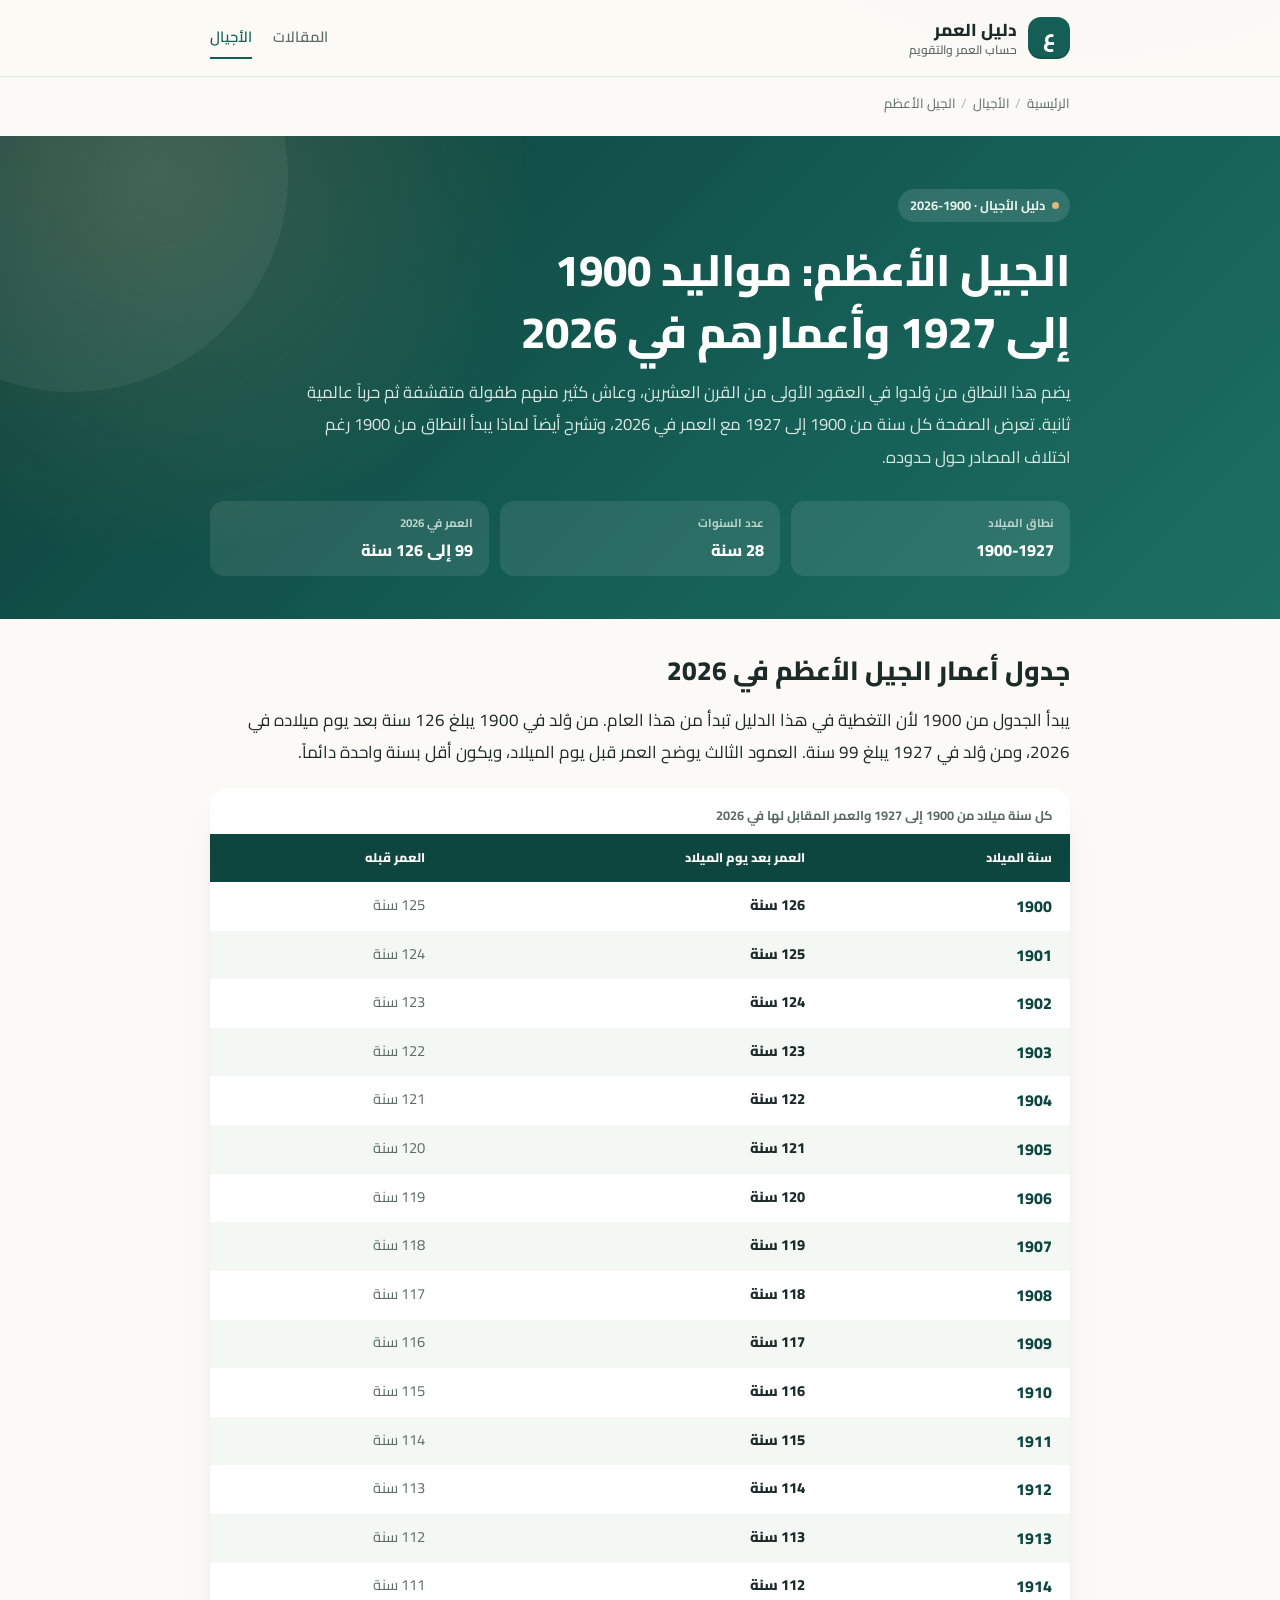
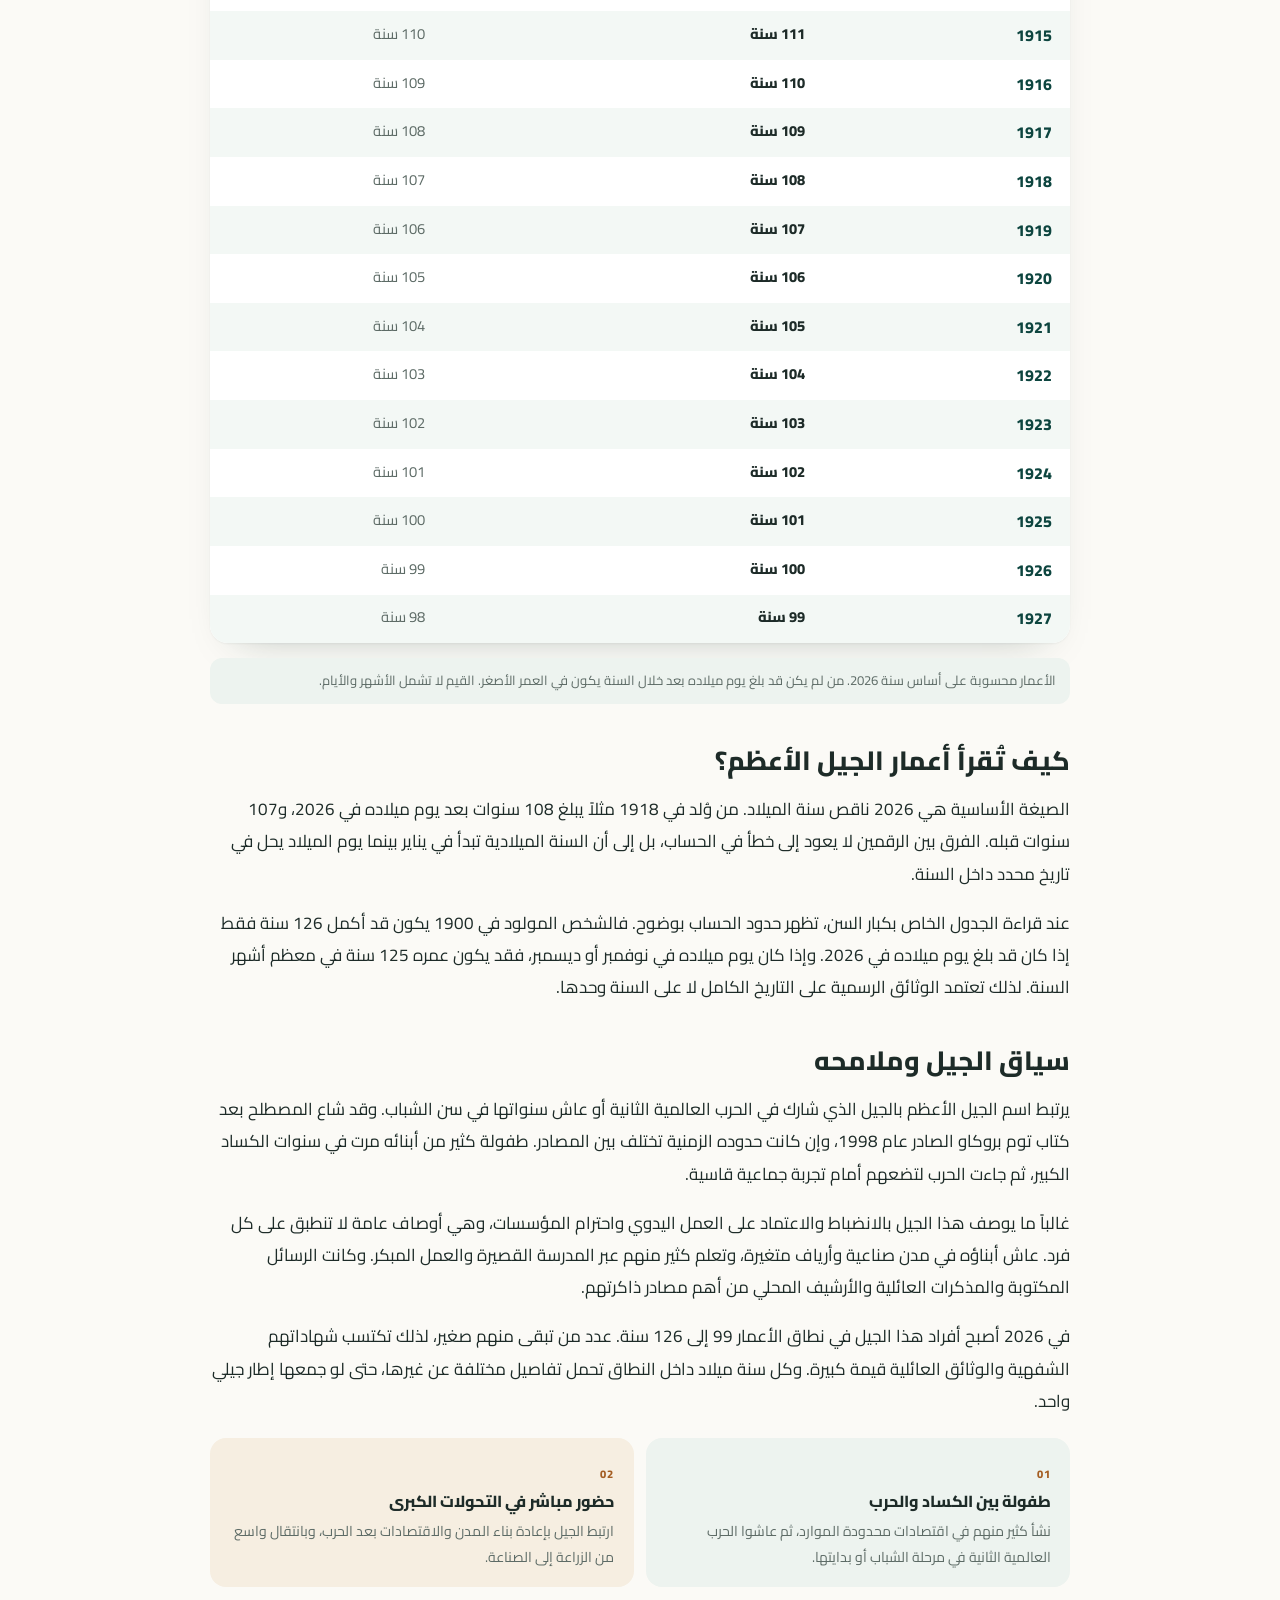
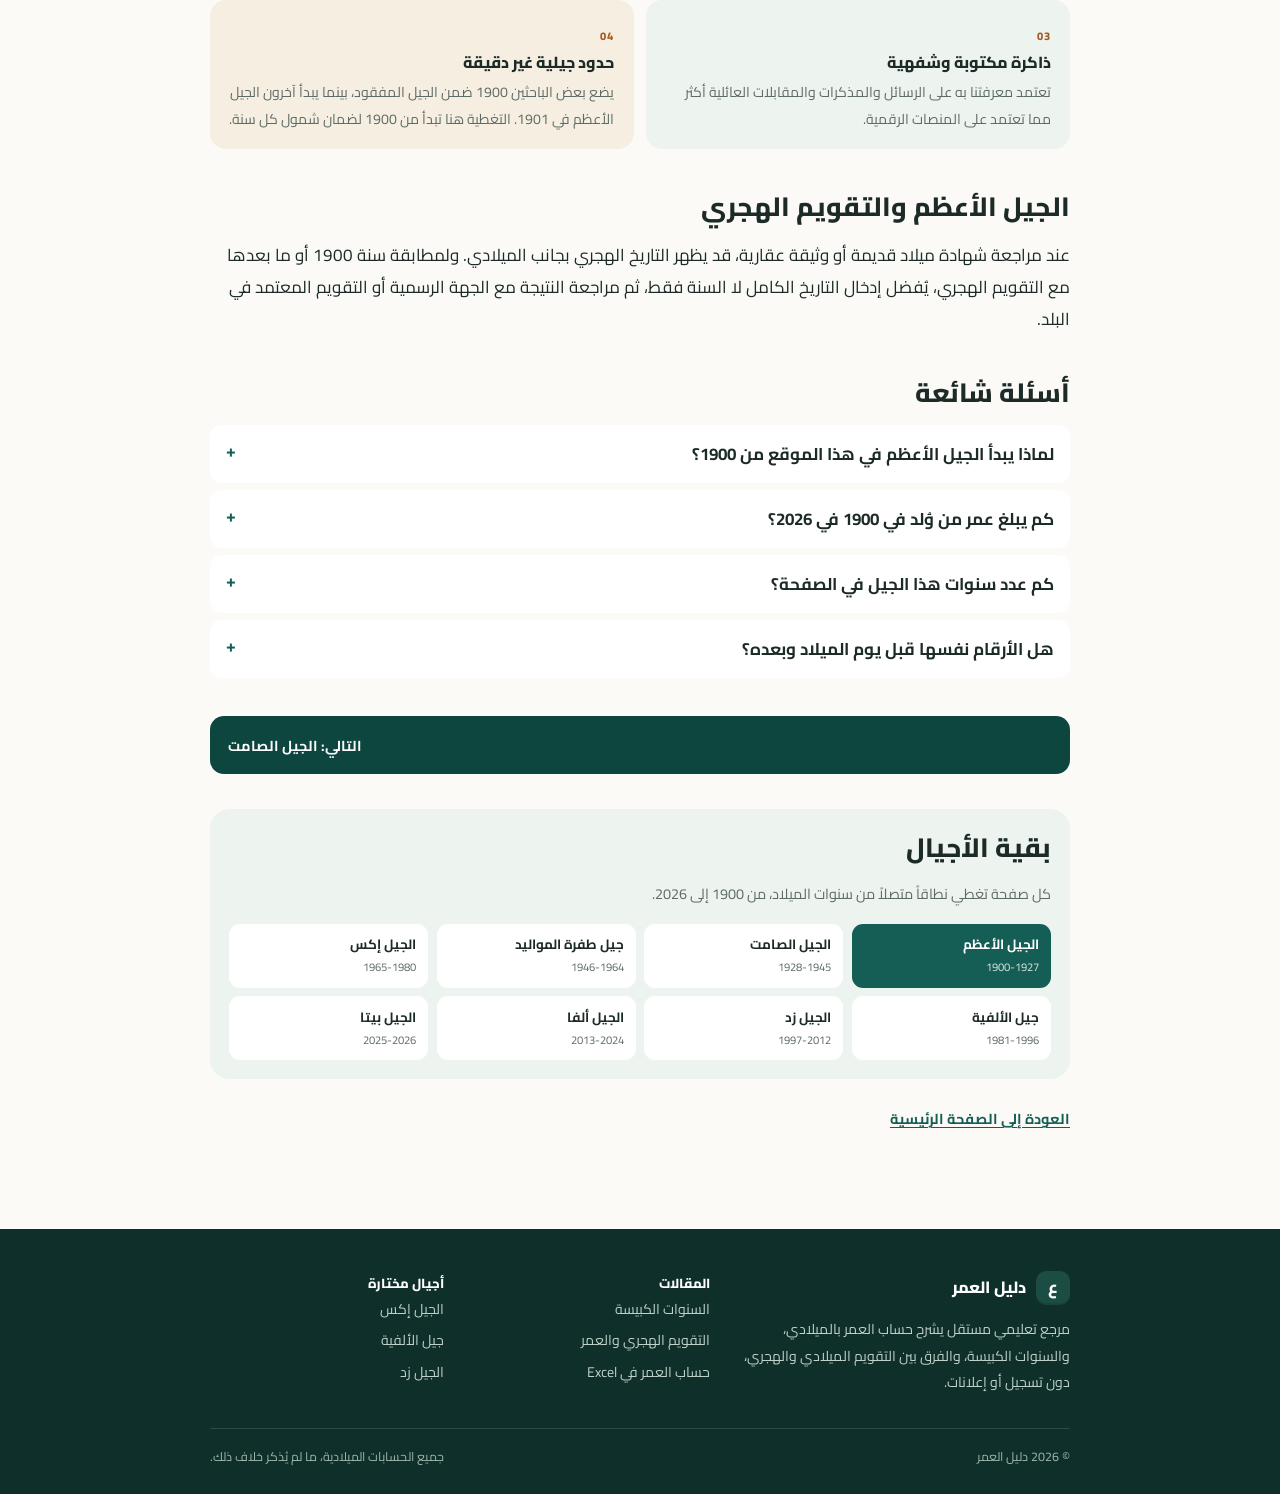
<file: generations/greatest-generation.html>
<!DOCTYPE html>
<html lang="ar" dir="rtl">
<head>
  <meta charset="utf-8">
  <meta name="viewport" content="width=device-width, initial-scale=1">
  <title>الجيل الأعظم 1900-1927: الأعمار في 2026 لكل سنة ميلاد</title>
  <meta name="description" content="جدول أعمار مواليد 1900-1927 في 2026، من 99 إلى 126 سنة، مع شرح الجيل الأعظم وسياقه التاريخي وطريقة حساب العمر قبل يوم الميلاد وبعده.">
  <meta name="theme-color" content="#155e55">
  <link rel="preconnect" href="https://fonts.googleapis.com">
  <link rel="preconnect" href="https://fonts.gstatic.com" crossorigin>
  <link href="https://fonts.googleapis.com/css2?family=Cairo:wght@400;600;700;800&display=swap" rel="stylesheet">
  <link rel="stylesheet" href="../style.css">
</head>
<body>
  <a class="skip-link" href="#main">انتقل إلى المحتوى</a>

  <header class="site-header">
    <div class="container header-inner">
      <a class="brand" href="../index.html" aria-label="دليل العمر، الصفحة الرئيسية">
        <span class="brand-mark" aria-hidden="true">ع</span>
        <span class="brand-text">
          <span class="brand-name">دليل العمر</span>
          <span class="brand-tagline">حساب العمر والتقويم</span>
        </span>
      </a>
      <nav class="site-nav" aria-label="التنقل الرئيسي">
        <a href="../index.html#articles">المقالات</a>
        <a href="../index.html#generations" aria-current="page">الأجيال</a>
      </nav>
    </div>
  </header>

  <main id="main">
    <div class="container">
      <nav class="breadcrumbs" aria-label="مسار التنقل">
        <a href="../index.html">الرئيسية</a>
        <span aria-hidden="true">/</span>
        <a href="../index.html#generations">الأجيال</a>
        <span aria-hidden="true">/</span>
        <span>الجيل الأعظم</span>
      </nav>
    </div>

    <header class="gen-hero">
      <div class="container">
        <p class="eyebrow gen-eyebrow">دليل الأجيال · 1900-2026</p>
        <h1>الجيل الأعظم: مواليد 1900 إلى 1927 وأعمارهم في 2026</h1>
        <p class="gen-lead">يضم هذا النطاق من وُلدوا في العقود الأولى من القرن العشرين، وعاش كثير منهم طفولة متقشفة ثم حرباً عالمية ثانية. تعرض الصفحة كل سنة من 1900 إلى 1927 مع العمر في 2026، وتشرح أيضاً لماذا يبدأ النطاق من 1900 رغم اختلاف المصادر حول حدوده.</p>
        <dl class="gen-stats">
          <div>
            <dt>نطاق الميلاد</dt>
            <dd>1900-1927</dd>
          </div>
          <div>
            <dt>عدد السنوات</dt>
            <dd>28 سنة</dd>
          </div>
          <div>
            <dt>العمر في 2026</dt>
            <dd>99 إلى 126 سنة</dd>
          </div>
        </dl>
      </div>
    </header>

    <div class="container">
      <article class="gen-body">
        <section aria-labelledby="table-title">
          <h2 id="table-title">جدول أعمار الجيل الأعظم في 2026</h2>
          <p>يبدأ الجدول من 1900 لأن التغطية في هذا الدليل تبدأ من هذا العام. من وُلد في 1900 يبلغ 126 سنة بعد يوم ميلاده في 2026، ومن وُلد في 1927 يبلغ 99 سنة. العمود الثالث يوضح العمر قبل يوم الميلاد، ويكون أقل بسنة واحدة دائماً.</p>
          <div class="gen-table-wrap">
            <table class="gen-table">
              <caption>كل سنة ميلاد من 1900 إلى 1927 والعمر المقابل لها في 2026</caption>
              <thead>
                <tr>
                  <th scope="col">سنة الميلاد</th>
                  <th scope="col">العمر بعد يوم الميلاد</th>
                  <th scope="col">العمر قبله</th>
                </tr>
              </thead>
              <tbody>
              <tr><th scope="row">1900</th><td><strong>126 سنة</strong></td><td>125 سنة</td></tr>
              <tr><th scope="row">1901</th><td><strong>125 سنة</strong></td><td>124 سنة</td></tr>
              <tr><th scope="row">1902</th><td><strong>124 سنة</strong></td><td>123 سنة</td></tr>
              <tr><th scope="row">1903</th><td><strong>123 سنة</strong></td><td>122 سنة</td></tr>
              <tr><th scope="row">1904</th><td><strong>122 سنة</strong></td><td>121 سنة</td></tr>
              <tr><th scope="row">1905</th><td><strong>121 سنة</strong></td><td>120 سنة</td></tr>
              <tr><th scope="row">1906</th><td><strong>120 سنة</strong></td><td>119 سنة</td></tr>
              <tr><th scope="row">1907</th><td><strong>119 سنة</strong></td><td>118 سنة</td></tr>
              <tr><th scope="row">1908</th><td><strong>118 سنة</strong></td><td>117 سنة</td></tr>
              <tr><th scope="row">1909</th><td><strong>117 سنة</strong></td><td>116 سنة</td></tr>
              <tr><th scope="row">1910</th><td><strong>116 سنة</strong></td><td>115 سنة</td></tr>
              <tr><th scope="row">1911</th><td><strong>115 سنة</strong></td><td>114 سنة</td></tr>
              <tr><th scope="row">1912</th><td><strong>114 سنة</strong></td><td>113 سنة</td></tr>
              <tr><th scope="row">1913</th><td><strong>113 سنة</strong></td><td>112 سنة</td></tr>
              <tr><th scope="row">1914</th><td><strong>112 سنة</strong></td><td>111 سنة</td></tr>
              <tr><th scope="row">1915</th><td><strong>111 سنة</strong></td><td>110 سنة</td></tr>
              <tr><th scope="row">1916</th><td><strong>110 سنة</strong></td><td>109 سنة</td></tr>
              <tr><th scope="row">1917</th><td><strong>109 سنة</strong></td><td>108 سنة</td></tr>
              <tr><th scope="row">1918</th><td><strong>108 سنة</strong></td><td>107 سنة</td></tr>
              <tr><th scope="row">1919</th><td><strong>107 سنة</strong></td><td>106 سنة</td></tr>
              <tr><th scope="row">1920</th><td><strong>106 سنة</strong></td><td>105 سنة</td></tr>
              <tr><th scope="row">1921</th><td><strong>105 سنة</strong></td><td>104 سنة</td></tr>
              <tr><th scope="row">1922</th><td><strong>104 سنة</strong></td><td>103 سنة</td></tr>
              <tr><th scope="row">1923</th><td><strong>103 سنة</strong></td><td>102 سنة</td></tr>
              <tr><th scope="row">1924</th><td><strong>102 سنة</strong></td><td>101 سنة</td></tr>
              <tr><th scope="row">1925</th><td><strong>101 سنة</strong></td><td>100 سنة</td></tr>
              <tr><th scope="row">1926</th><td><strong>100 سنة</strong></td><td>99 سنة</td></tr>
              <tr><th scope="row">1927</th><td><strong>99 سنة</strong></td><td>98 سنة</td></tr>
              </tbody>
            </table>
          </div>
          <p class="gen-note">الأعمار محسوبة على أساس سنة 2026. من لم يكن قد بلغ يوم ميلاده بعد خلال السنة يكون في العمر الأصغر. القيم لا تشمل الأشهر والأيام.</p>
        </section>

        <section>
          <h2>كيف تُقرأ أعمار الجيل الأعظم؟</h2>
        <p>الصيغة الأساسية هي 2026 ناقص سنة الميلاد. من وُلد في 1918 مثلاً يبلغ 108 سنوات بعد يوم ميلاده في 2026، و107 سنوات قبله. الفرق بين الرقمين لا يعود إلى خطأ في الحساب، بل إلى أن السنة الميلادية تبدأ في يناير بينما يوم الميلاد يحل في تاريخ محدد داخل السنة.</p>
        <p>عند قراءة الجدول الخاص بكبار السن، تظهر حدود الحساب بوضوح. فالشخص المولود في 1900 يكون قد أكمل 126 سنة فقط إذا كان قد بلغ يوم ميلاده في 2026. وإذا كان يوم ميلاده في نوفمبر أو ديسمبر، فقد يكون عمره 125 سنة في معظم أشهر السنة. لذلك تعتمد الوثائق الرسمية على التاريخ الكامل لا على السنة وحدها.</p>
        </section>

        <section>
          <h2>سياق الجيل وملامحه</h2>
        <p>يرتبط اسم الجيل الأعظم بالجيل الذي شارك في الحرب العالمية الثانية أو عاش سنواتها في سن الشباب. وقد شاع المصطلح بعد كتاب توم بروكاو الصادر عام 1998، وإن كانت حدوده الزمنية تختلف بين المصادر. طفولة كثير من أبنائه مرت في سنوات الكساد الكبير، ثم جاءت الحرب لتضعهم أمام تجربة جماعية قاسية.</p>
        <p>غالباً ما يوصف هذا الجيل بالانضباط والاعتماد على العمل اليدوي واحترام المؤسسات، وهي أوصاف عامة لا تنطبق على كل فرد. عاش أبناؤه في مدن صناعية وأرياف متغيرة، وتعلم كثير منهم عبر المدرسة القصيرة والعمل المبكر. وكانت الرسائل المكتوبة والمذكرات العائلية والأرشيف المحلي من أهم مصادر ذاكرتهم.</p>
        <p>في 2026 أصبح أفراد هذا الجيل في نطاق الأعمار 99 إلى 126 سنة. عدد من تبقى منهم صغير، لذلك تكتسب شهاداتهم الشفهية والوثائق العائلية قيمة كبيرة. وكل سنة ميلاد داخل النطاق تحمل تفاصيل مختلفة عن غيرها، حتى لو جمعها إطار جيلي واحد.</p>
          <div class="gen-traits">
            <div class="gen-trait">
              <span class="gen-trait-num">01</span>
              <h3>طفولة بين الكساد والحرب</h3>
              <p>نشأ كثير منهم في اقتصادات محدودة الموارد، ثم عاشوا الحرب العالمية الثانية في مرحلة الشباب أو بدايتها.</p>
            </div>
            <div class="gen-trait">
              <span class="gen-trait-num">02</span>
              <h3>حضور مباشر في التحولات الكبرى</h3>
              <p>ارتبط الجيل بإعادة بناء المدن والاقتصادات بعد الحرب، وبانتقال واسع من الزراعة إلى الصناعة.</p>
            </div>
            <div class="gen-trait">
              <span class="gen-trait-num">03</span>
              <h3>ذاكرة مكتوبة وشفهية</h3>
              <p>تعتمد معرفتنا به على الرسائل والمذكرات والمقابلات العائلية أكثر مما تعتمد على المنصات الرقمية.</p>
            </div>
            <div class="gen-trait">
              <span class="gen-trait-num">04</span>
              <h3>حدود جيلية غير دقيقة</h3>
              <p>يضع بعض الباحثين 1900 ضمن الجيل المفقود، بينما يبدأ آخرون الجيل الأعظم في 1901. التغطية هنا تبدأ من 1900 لضمان شمول كل سنة.</p>
            </div>
          </div>
        </section>

        <section>
          <h2>الجيل الأعظم والتقويم الهجري</h2>
          <p>عند مراجعة شهادة ميلاد قديمة أو وثيقة عقارية، قد يظهر التاريخ الهجري بجانب الميلادي. ولمطابقة سنة 1900 أو ما بعدها مع التقويم الهجري، يُفضل إدخال التاريخ الكامل لا السنة فقط، ثم مراجعة النتيجة مع الجهة الرسمية أو التقويم المعتمد في البلد.</p>
        </section>

        <section class="gen-faq">
          <h2>أسئلة شائعة</h2>
          <details>
            <summary>لماذا يبدأ الجيل الأعظم في هذا الموقع من 1900؟</summary>
            <p>لأن الدليل يغطي كل سنة من 1900 إلى 2026 دون فراغ. المصادر التاريخية تضع 1900 غالباً ضمن الجيل المفقود، ولهذا أضفنا توضيحاً في أعلى الصفحة بدلاً من إسقاط السنة.</p>
          </details>
          <details>
            <summary>كم يبلغ عمر من وُلد في 1900 في 2026؟</summary>
            <p>يبلغ 126 سنة بعد يوم ميلاده، و125 سنة قبله. وإذا كان تاريخ الميلاد في نهاية السنة، فسيبقى في العمر الأصغر خلال معظم أشهر 2026.</p>
          </details>
          <details>
            <summary>كم عدد سنوات هذا الجيل في الصفحة؟</summary>
            <p>ثمانية وعشرون سنة ميلادية، من 1900 إلى 1927 شاملة الطرفين.</p>
          </details>
          <details>
            <summary>هل الأرقام نفسها قبل يوم الميلاد وبعده؟</summary>
            <p>لا، الفرق سنة واحدة. الجدول يعرض العمودين لتجنب الاعتماد على رقم واحد في المعاملات الرسمية.</p>
          </details>
        </section>

        <nav class="gen-switcher" aria-label="التنقل بين الأجيال">
          <span></span>
          <a href="silent-generation.html">التالي: الجيل الصامت</a>
        </nav>

        <section class="gen-index" aria-labelledby="gen-index-title">
          <h2 id="gen-index-title">بقية الأجيال</h2>
          <p>كل صفحة تغطي نطاقاً متصلاً من سنوات الميلاد، من 1900 إلى 2026.</p>
          <div class="gen-index-grid">
            <a href="greatest-generation.html" aria-current="page"><strong>الجيل الأعظم</strong><span>1900-1927</span></a>
            <a href="silent-generation.html"><strong>الجيل الصامت</strong><span>1928-1945</span></a>
            <a href="baby-boomers.html"><strong>جيل طفرة المواليد</strong><span>1946-1964</span></a>
            <a href="generation-x.html"><strong>الجيل إكس</strong><span>1965-1980</span></a>
            <a href="millennials.html"><strong>جيل الألفية</strong><span>1981-1996</span></a>
            <a href="generation-z.html"><strong>الجيل زد</strong><span>1997-2012</span></a>
            <a href="generation-alpha.html"><strong>الجيل ألفا</strong><span>2013-2024</span></a>
            <a href="generation-beta.html"><strong>الجيل بيتا</strong><span>2025-2026</span></a>
          </div>
        </section>

        <p class="gen-back"><a href="../index.html">العودة إلى الصفحة الرئيسية</a></p>
      </article>
    </div>
  </main>

  <footer class="site-footer">
    <div class="container">
      <div class="footer-grid">
        <div>
          <a class="footer-brand" href="../index.html">
            <span class="brand-mark" aria-hidden="true">ع</span>
            دليل العمر
          </a>
          <p>
            مرجع تعليمي مستقل يشرح حساب العمر بالميلادي، والسنوات الكبيسة، والفرق بين التقويم
            الميلادي والهجري، دون تسجيل أو إعلانات.
          </p>
        </div>
        <div>
          <p class="footer-title">المقالات</p>
          <ul class="footer-links">
            <li><a href="../blog/leap-year.html">السنوات الكبيسة</a></li>
            <li><a href="../blog/hijri-calendar.html">التقويم الهجري والعمر</a></li>
            <li><a href="../blog/excel-age.html">حساب العمر في Excel</a></li>
          </ul>
        </div>
        <div>
          <p class="footer-title">أجيال مختارة</p>
          <ul class="footer-links">
            <li><a href="generation-x.html">الجيل إكس</a></li>
            <li><a href="millennials.html">جيل الألفية</a></li>
            <li><a href="generation-z.html">الجيل زد</a></li>
          </ul>
        </div>
      </div>
      <div class="footer-bottom">
        <span>© 2026 دليل العمر</span>
        <span>جميع الحسابات الميلادية، ما لم يُذكر خلاف ذلك.</span>
      </div>
    </div>
  </footer>
</body>
</html>
</file>
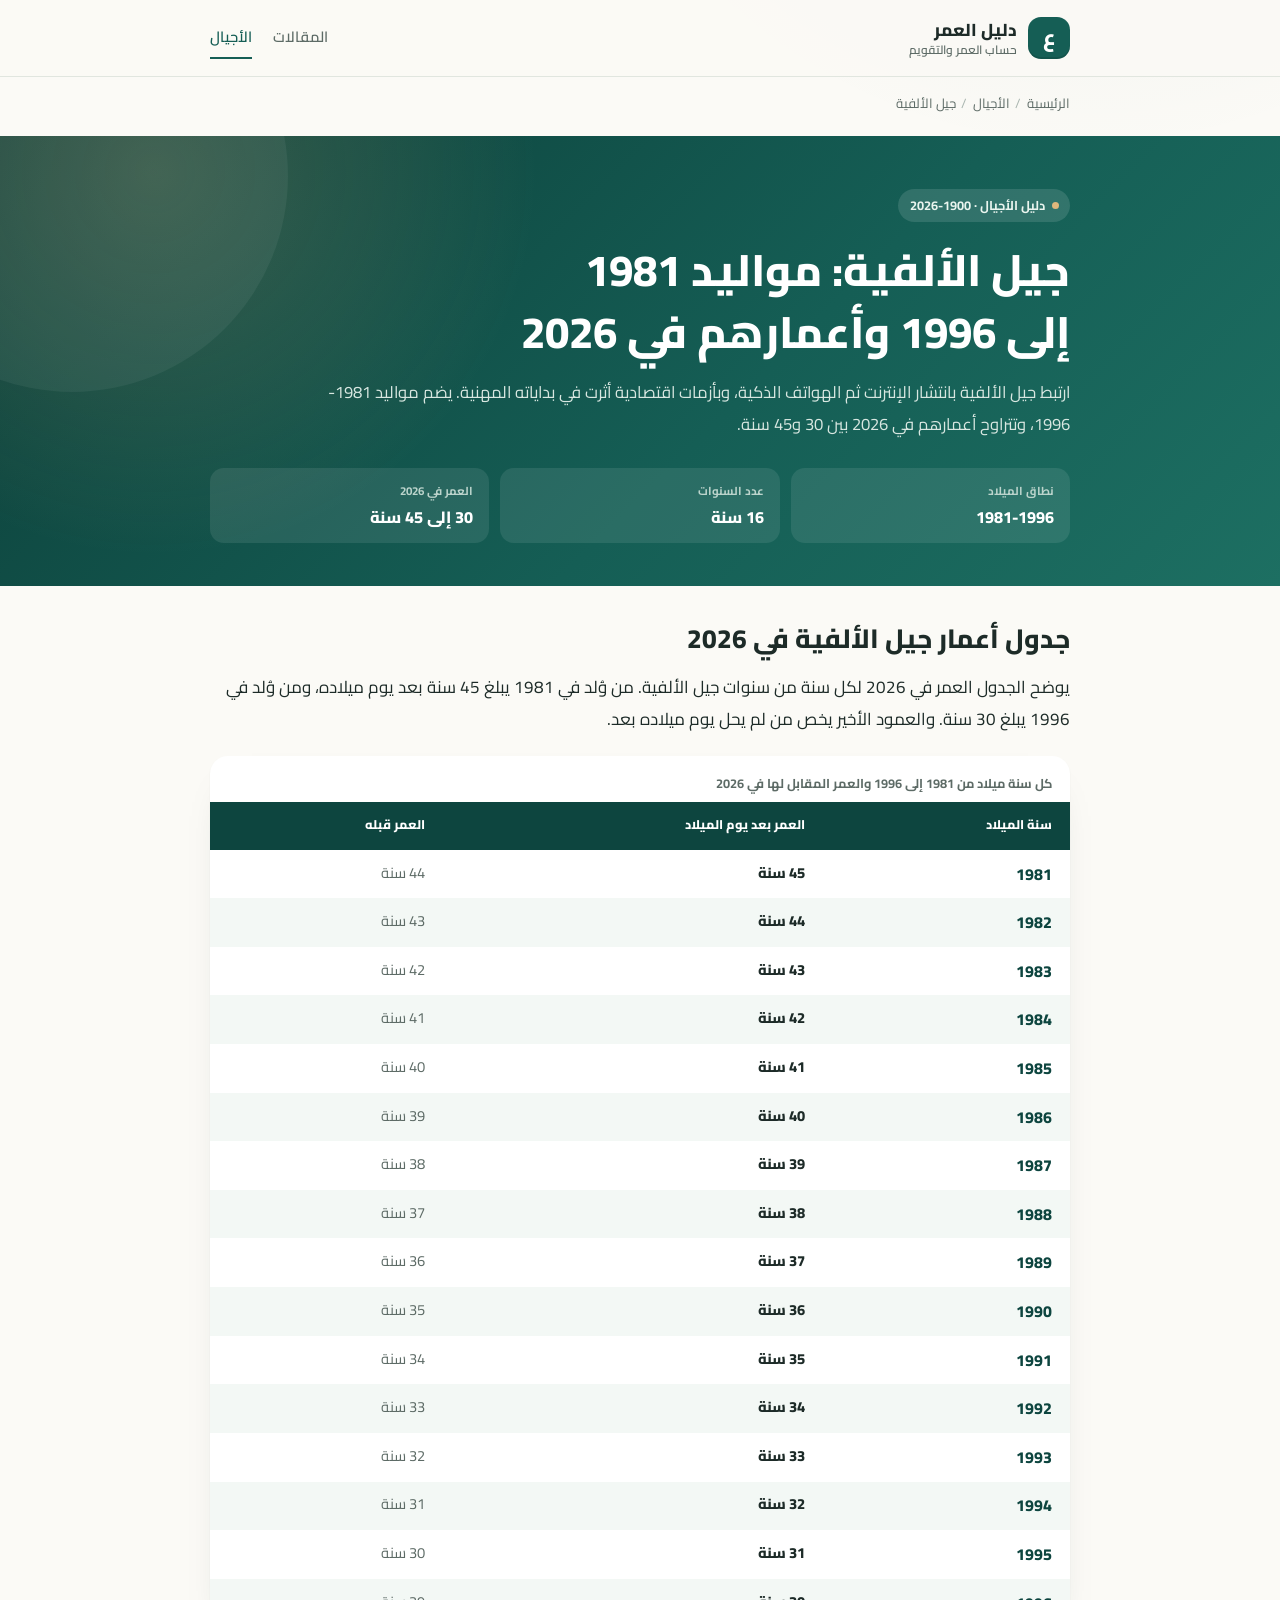
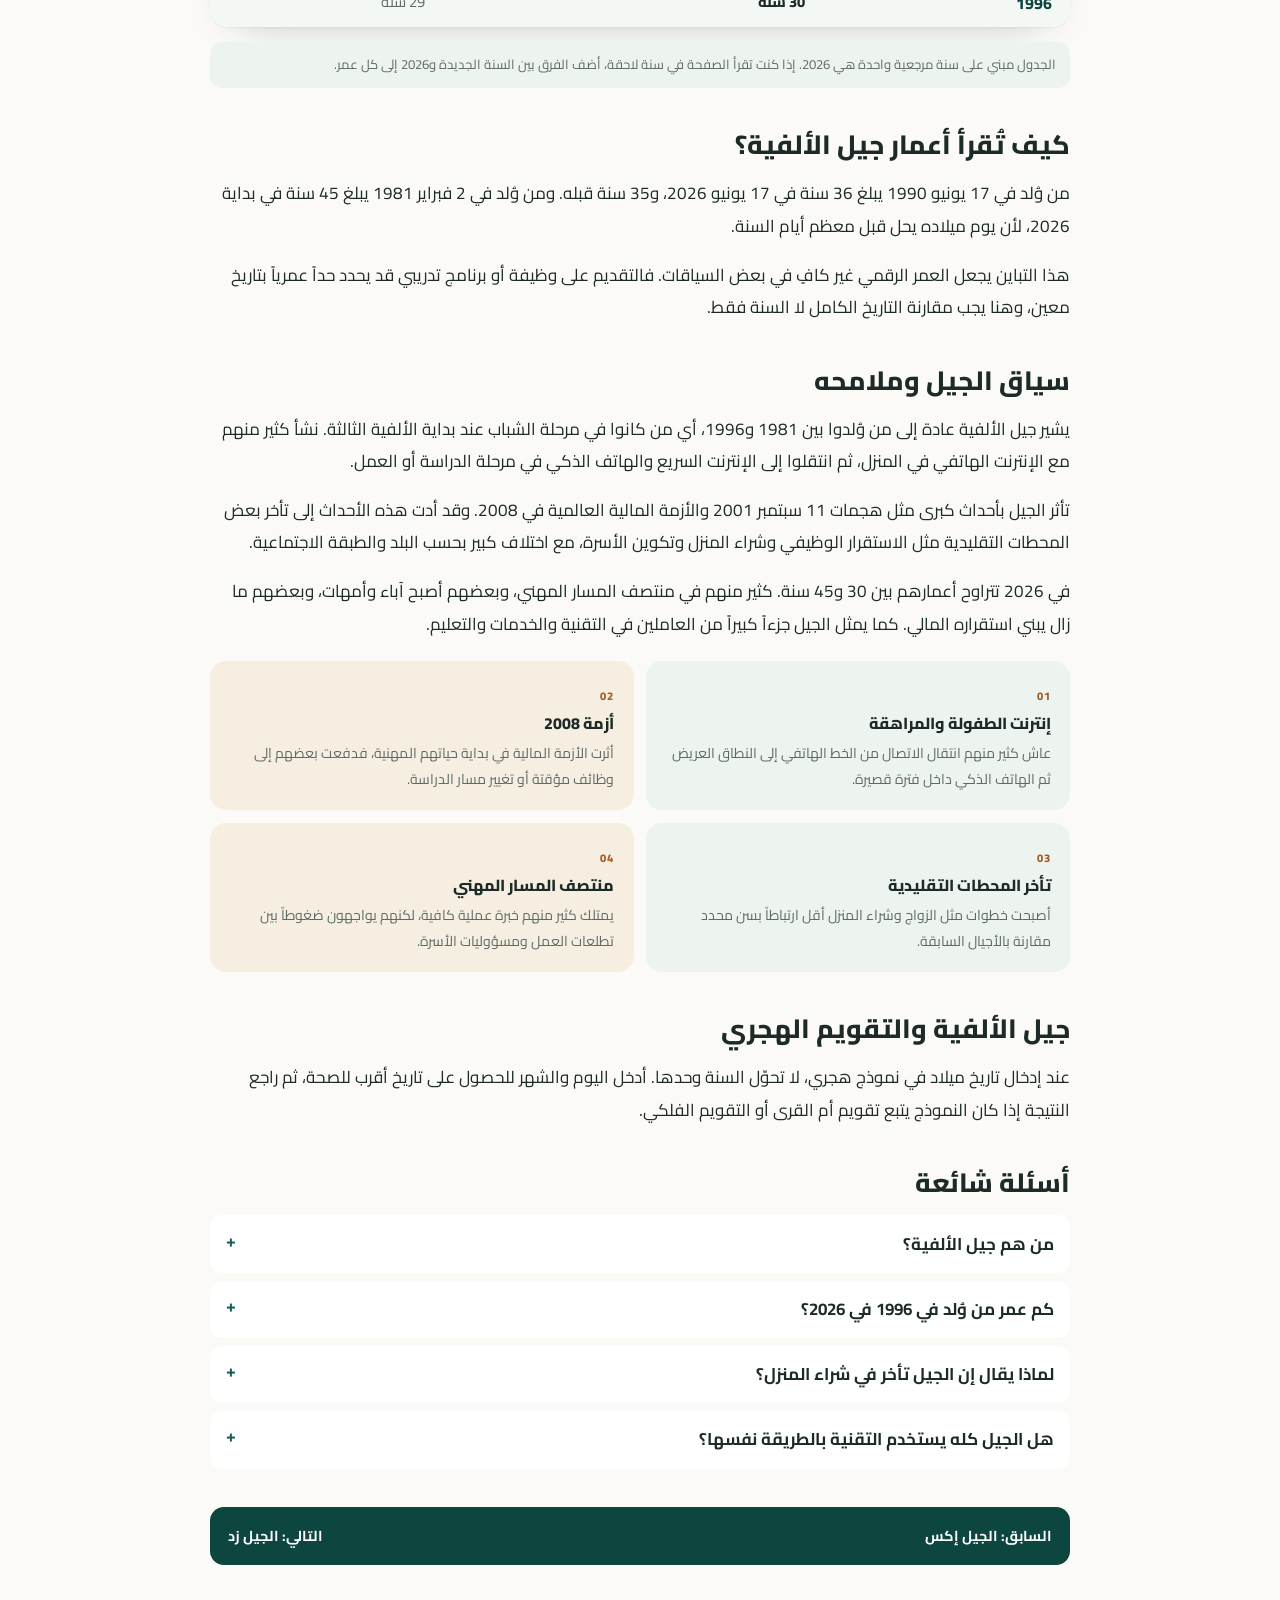
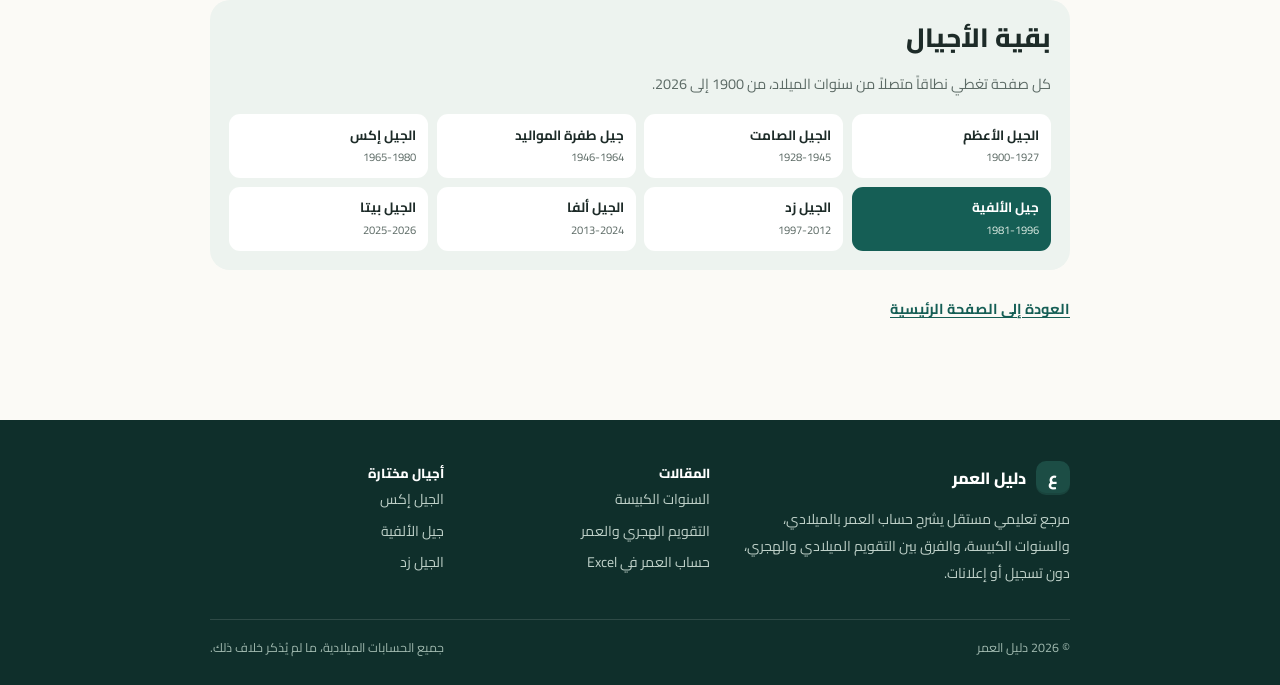
<file: generations/millennials.html>
<!DOCTYPE html>
<html lang="ar" dir="rtl">
<head>
  <meta charset="utf-8">
  <meta name="viewport" content="width=device-width, initial-scale=1">
  <title>جيل الألفية 1981-1996: الأعمار في 2026 لكل سنة ميلاد</title>
  <meta name="description" content="جدول أعمار مواليد 1981-1996 في 2026، من 30 إلى 45 سنة، مع شرح جيل الألفية وأثره في العمل والأسرة والعلاقة بالإنترنت.">
  <meta name="theme-color" content="#155e55">
  <link rel="preconnect" href="https://fonts.googleapis.com">
  <link rel="preconnect" href="https://fonts.gstatic.com" crossorigin>
  <link href="https://fonts.googleapis.com/css2?family=Cairo:wght@400;600;700;800&display=swap" rel="stylesheet">
  <link rel="stylesheet" href="../style.css">
</head>
<body>
  <a class="skip-link" href="#main">انتقل إلى المحتوى</a>

  <header class="site-header">
    <div class="container header-inner">
      <a class="brand" href="../index.html" aria-label="دليل العمر، الصفحة الرئيسية">
        <span class="brand-mark" aria-hidden="true">ع</span>
        <span class="brand-text">
          <span class="brand-name">دليل العمر</span>
          <span class="brand-tagline">حساب العمر والتقويم</span>
        </span>
      </a>
      <nav class="site-nav" aria-label="التنقل الرئيسي">
        <a href="../index.html#articles">المقالات</a>
        <a href="../index.html#generations" aria-current="page">الأجيال</a>
      </nav>
    </div>
  </header>

  <main id="main">
    <div class="container">
      <nav class="breadcrumbs" aria-label="مسار التنقل">
        <a href="../index.html">الرئيسية</a>
        <span aria-hidden="true">/</span>
        <a href="../index.html#generations">الأجيال</a>
        <span aria-hidden="true">/</span>
        <span>جيل الألفية</span>
      </nav>
    </div>

    <header class="gen-hero">
      <div class="container">
        <p class="eyebrow gen-eyebrow">دليل الأجيال · 1900-2026</p>
        <h1>جيل الألفية: مواليد 1981 إلى 1996 وأعمارهم في 2026</h1>
        <p class="gen-lead">ارتبط جيل الألفية بانتشار الإنترنت ثم الهواتف الذكية، وبأزمات اقتصادية أثرت في بداياته المهنية. يضم مواليد 1981-1996، وتتراوح أعمارهم في 2026 بين 30 و45 سنة.</p>
        <dl class="gen-stats">
          <div>
            <dt>نطاق الميلاد</dt>
            <dd>1981-1996</dd>
          </div>
          <div>
            <dt>عدد السنوات</dt>
            <dd>16 سنة</dd>
          </div>
          <div>
            <dt>العمر في 2026</dt>
            <dd>30 إلى 45 سنة</dd>
          </div>
        </dl>
      </div>
    </header>

    <div class="container">
      <article class="gen-body">
        <section aria-labelledby="table-title">
          <h2 id="table-title">جدول أعمار جيل الألفية في 2026</h2>
          <p>يوضح الجدول العمر في 2026 لكل سنة من سنوات جيل الألفية. من وُلد في 1981 يبلغ 45 سنة بعد يوم ميلاده، ومن وُلد في 1996 يبلغ 30 سنة. والعمود الأخير يخص من لم يحل يوم ميلاده بعد.</p>
          <div class="gen-table-wrap">
            <table class="gen-table">
              <caption>كل سنة ميلاد من 1981 إلى 1996 والعمر المقابل لها في 2026</caption>
              <thead>
                <tr>
                  <th scope="col">سنة الميلاد</th>
                  <th scope="col">العمر بعد يوم الميلاد</th>
                  <th scope="col">العمر قبله</th>
                </tr>
              </thead>
              <tbody>
              <tr><th scope="row">1981</th><td><strong>45 سنة</strong></td><td>44 سنة</td></tr>
              <tr><th scope="row">1982</th><td><strong>44 سنة</strong></td><td>43 سنة</td></tr>
              <tr><th scope="row">1983</th><td><strong>43 سنة</strong></td><td>42 سنة</td></tr>
              <tr><th scope="row">1984</th><td><strong>42 سنة</strong></td><td>41 سنة</td></tr>
              <tr><th scope="row">1985</th><td><strong>41 سنة</strong></td><td>40 سنة</td></tr>
              <tr><th scope="row">1986</th><td><strong>40 سنة</strong></td><td>39 سنة</td></tr>
              <tr><th scope="row">1987</th><td><strong>39 سنة</strong></td><td>38 سنة</td></tr>
              <tr><th scope="row">1988</th><td><strong>38 سنة</strong></td><td>37 سنة</td></tr>
              <tr><th scope="row">1989</th><td><strong>37 سنة</strong></td><td>36 سنة</td></tr>
              <tr><th scope="row">1990</th><td><strong>36 سنة</strong></td><td>35 سنة</td></tr>
              <tr><th scope="row">1991</th><td><strong>35 سنة</strong></td><td>34 سنة</td></tr>
              <tr><th scope="row">1992</th><td><strong>34 سنة</strong></td><td>33 سنة</td></tr>
              <tr><th scope="row">1993</th><td><strong>33 سنة</strong></td><td>32 سنة</td></tr>
              <tr><th scope="row">1994</th><td><strong>32 سنة</strong></td><td>31 سنة</td></tr>
              <tr><th scope="row">1995</th><td><strong>31 سنة</strong></td><td>30 سنة</td></tr>
              <tr><th scope="row">1996</th><td><strong>30 سنة</strong></td><td>29 سنة</td></tr>
              </tbody>
            </table>
          </div>
          <p class="gen-note">الجدول مبني على سنة مرجعية واحدة هي 2026. إذا كنت تقرأ الصفحة في سنة لاحقة، أضف الفرق بين السنة الجديدة و2026 إلى كل عمر.</p>
        </section>

        <section>
          <h2>كيف تُقرأ أعمار جيل الألفية؟</h2>
        <p>من وُلد في 17 يونيو 1990 يبلغ 36 سنة في 17 يونيو 2026، و35 سنة قبله. ومن وُلد في 2 فبراير 1981 يبلغ 45 سنة في بداية 2026، لأن يوم ميلاده يحل قبل معظم أيام السنة.</p>
        <p>هذا التباين يجعل العمر الرقمي غير كافٍ في بعض السياقات. فالتقديم على وظيفة أو برنامج تدريبي قد يحدد حداً عمرياً بتاريخ معين، وهنا يجب مقارنة التاريخ الكامل لا السنة فقط.</p>
        </section>

        <section>
          <h2>سياق الجيل وملامحه</h2>
        <p>يشير جيل الألفية عادة إلى من وُلدوا بين 1981 و1996، أي من كانوا في مرحلة الشباب عند بداية الألفية الثالثة. نشأ كثير منهم مع الإنترنت الهاتفي في المنزل، ثم انتقلوا إلى الإنترنت السريع والهاتف الذكي في مرحلة الدراسة أو العمل.</p>
        <p>تأثر الجيل بأحداث كبرى مثل هجمات 11 سبتمبر 2001 والأزمة المالية العالمية في 2008. وقد أدت هذه الأحداث إلى تأخر بعض المحطات التقليدية مثل الاستقرار الوظيفي وشراء المنزل وتكوين الأسرة، مع اختلاف كبير بحسب البلد والطبقة الاجتماعية.</p>
        <p>في 2026 تتراوح أعمارهم بين 30 و45 سنة. كثير منهم في منتصف المسار المهني، وبعضهم أصبح آباء وأمهات، وبعضهم ما زال يبني استقراره المالي. كما يمثل الجيل جزءاً كبيراً من العاملين في التقنية والخدمات والتعليم.</p>
          <div class="gen-traits">
            <div class="gen-trait">
              <span class="gen-trait-num">01</span>
              <h3>إنترنت الطفولة والمراهقة</h3>
              <p>عاش كثير منهم انتقال الاتصال من الخط الهاتفي إلى النطاق العريض ثم الهاتف الذكي داخل فترة قصيرة.</p>
            </div>
            <div class="gen-trait">
              <span class="gen-trait-num">02</span>
              <h3>أزمة 2008</h3>
              <p>أثرت الأزمة المالية في بداية حياتهم المهنية، فدفعت بعضهم إلى وظائف مؤقتة أو تغيير مسار الدراسة.</p>
            </div>
            <div class="gen-trait">
              <span class="gen-trait-num">03</span>
              <h3>تأخر المحطات التقليدية</h3>
              <p>أصبحت خطوات مثل الزواج وشراء المنزل أقل ارتباطاً بسن محدد مقارنة بالأجيال السابقة.</p>
            </div>
            <div class="gen-trait">
              <span class="gen-trait-num">04</span>
              <h3>منتصف المسار المهني</h3>
              <p>يمتلك كثير منهم خبرة عملية كافية، لكنهم يواجهون ضغوطاً بين تطلعات العمل ومسؤوليات الأسرة.</p>
            </div>
          </div>
        </section>

        <section>
          <h2>جيل الألفية والتقويم الهجري</h2>
          <p>عند إدخال تاريخ ميلاد في نموذج هجري، لا تحوّل السنة وحدها. أدخل اليوم والشهر للحصول على تاريخ أقرب للصحة، ثم راجع النتيجة إذا كان النموذج يتبع تقويم أم القرى أو التقويم الفلكي.</p>
        </section>

        <section class="gen-faq">
          <h2>أسئلة شائعة</h2>
          <details>
            <summary>من هم جيل الألفية؟</summary>
            <p>هم من وُلدوا تقريباً بين 1981 و1996. التصنيف اجتماعي وليس قانونياً، وتختلف حدوده قليلاً بين المصادر.</p>
          </details>
          <details>
            <summary>كم عمر من وُلد في 1996 في 2026؟</summary>
            <p>يبلغ 30 سنة بعد يوم ميلاده، و29 سنة قبله. ومن وُلد في 1981 يبلغ 45 سنة بعد يوم ميلاده.</p>
          </details>
          <details>
            <summary>لماذا يقال إن الجيل تأخر في شراء المنزل؟</summary>
            <p>بسبب مزيج من أسعار الإسكان وتكاليف التعليم وسوق العمل والأزمات الاقتصادية. لكن التجربة تختلف بين الدول والأسر.</p>
          </details>
          <details>
            <summary>هل الجيل كله يستخدم التقنية بالطريقة نفسها؟</summary>
            <p>لا. العمر لا يحدد المهارة الرقمية، فالاختلافات في التعليم والوظيفة والاهتمام الشخصي قد تكون أكبر من الفارق الجيلي.</p>
          </details>
        </section>

        <nav class="gen-switcher" aria-label="التنقل بين الأجيال">
          <a href="generation-x.html">السابق: الجيل إكس</a>
          <a href="generation-z.html">التالي: الجيل زد</a>
        </nav>

        <section class="gen-index" aria-labelledby="gen-index-title">
          <h2 id="gen-index-title">بقية الأجيال</h2>
          <p>كل صفحة تغطي نطاقاً متصلاً من سنوات الميلاد، من 1900 إلى 2026.</p>
          <div class="gen-index-grid">
            <a href="greatest-generation.html"><strong>الجيل الأعظم</strong><span>1900-1927</span></a>
            <a href="silent-generation.html"><strong>الجيل الصامت</strong><span>1928-1945</span></a>
            <a href="baby-boomers.html"><strong>جيل طفرة المواليد</strong><span>1946-1964</span></a>
            <a href="generation-x.html"><strong>الجيل إكس</strong><span>1965-1980</span></a>
            <a href="millennials.html" aria-current="page"><strong>جيل الألفية</strong><span>1981-1996</span></a>
            <a href="generation-z.html"><strong>الجيل زد</strong><span>1997-2012</span></a>
            <a href="generation-alpha.html"><strong>الجيل ألفا</strong><span>2013-2024</span></a>
            <a href="generation-beta.html"><strong>الجيل بيتا</strong><span>2025-2026</span></a>
          </div>
        </section>

        <p class="gen-back"><a href="../index.html">العودة إلى الصفحة الرئيسية</a></p>
      </article>
    </div>
  </main>

  <footer class="site-footer">
    <div class="container">
      <div class="footer-grid">
        <div>
          <a class="footer-brand" href="../index.html">
            <span class="brand-mark" aria-hidden="true">ع</span>
            دليل العمر
          </a>
          <p>
            مرجع تعليمي مستقل يشرح حساب العمر بالميلادي، والسنوات الكبيسة، والفرق بين التقويم
            الميلادي والهجري، دون تسجيل أو إعلانات.
          </p>
        </div>
        <div>
          <p class="footer-title">المقالات</p>
          <ul class="footer-links">
            <li><a href="../blog/leap-year.html">السنوات الكبيسة</a></li>
            <li><a href="../blog/hijri-calendar.html">التقويم الهجري والعمر</a></li>
            <li><a href="../blog/excel-age.html">حساب العمر في Excel</a></li>
          </ul>
        </div>
        <div>
          <p class="footer-title">أجيال مختارة</p>
          <ul class="footer-links">
            <li><a href="generation-x.html">الجيل إكس</a></li>
            <li><a href="millennials.html">جيل الألفية</a></li>
            <li><a href="generation-z.html">الجيل زد</a></li>
          </ul>
        </div>
      </div>
      <div class="footer-bottom">
        <span>© 2026 دليل العمر</span>
        <span>جميع الحسابات الميلادية، ما لم يُذكر خلاف ذلك.</span>
      </div>
    </div>
  </footer>
</body>
</html>
</file>
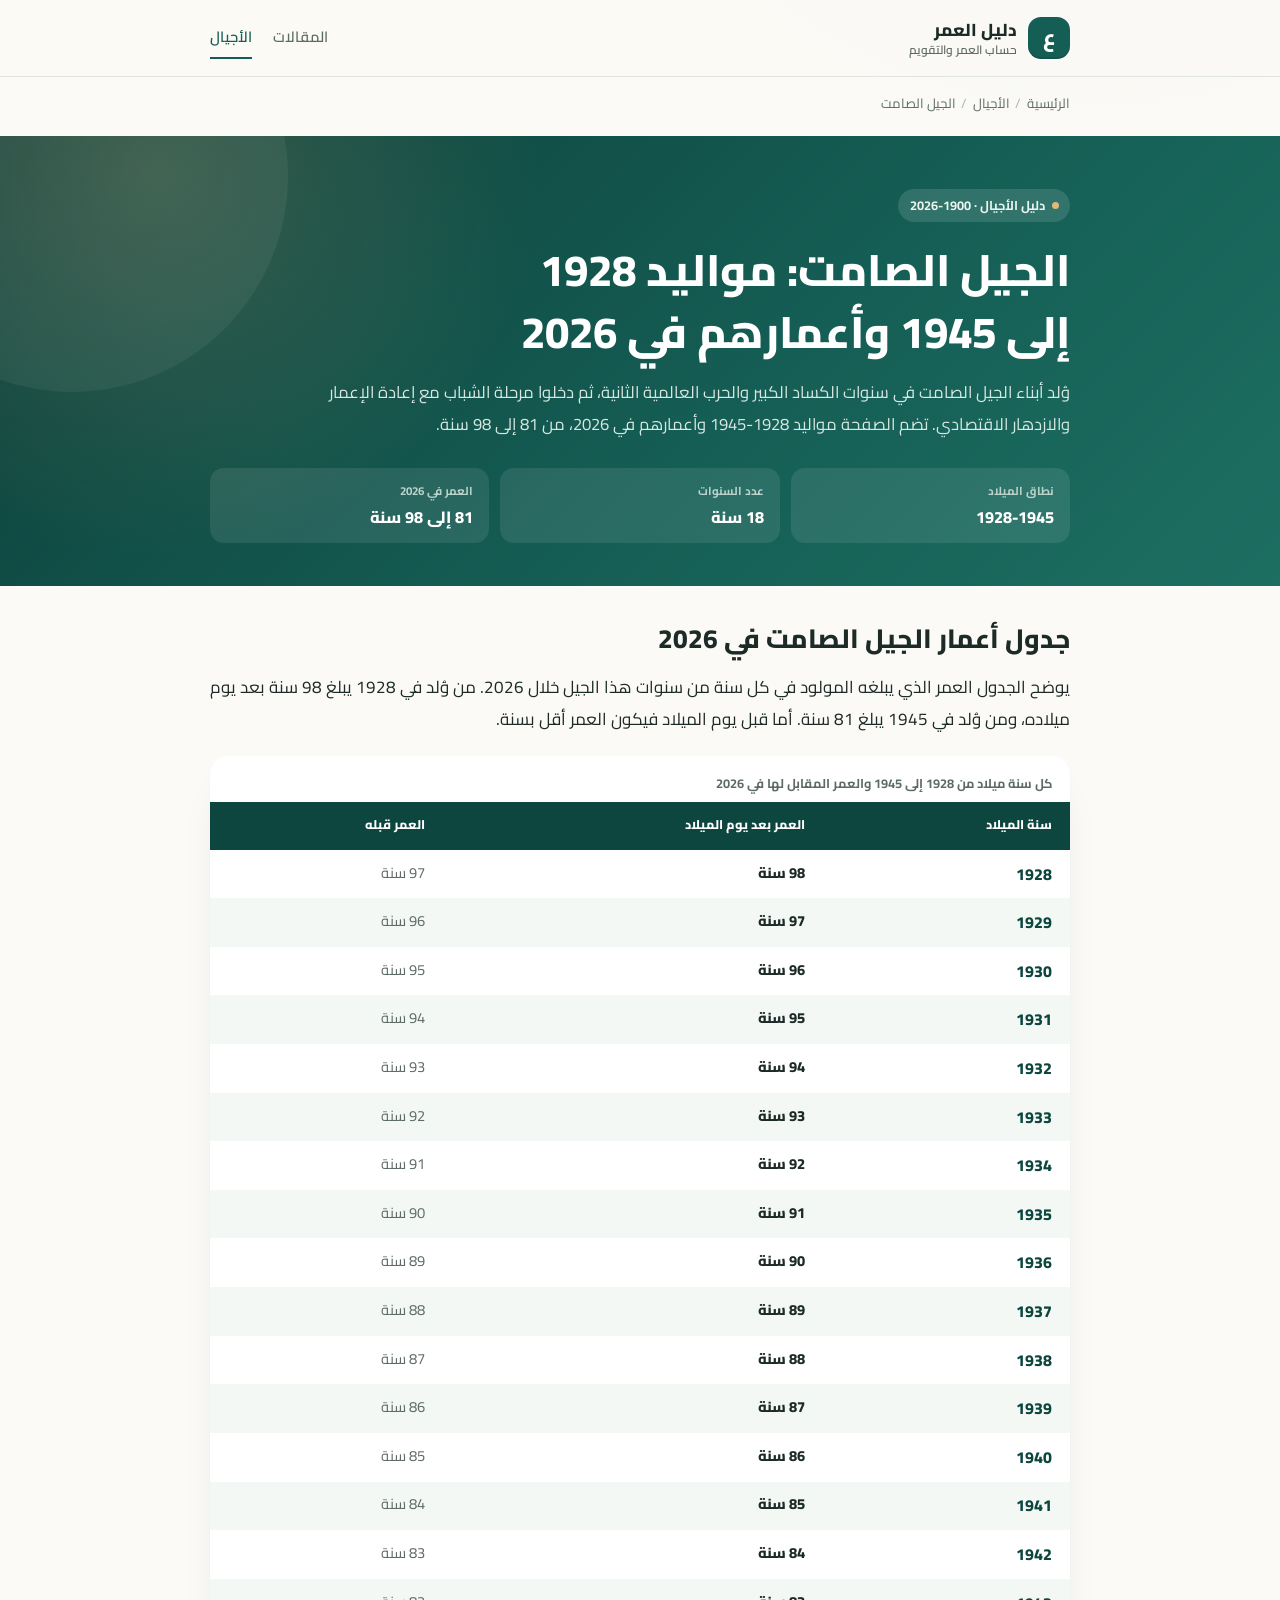
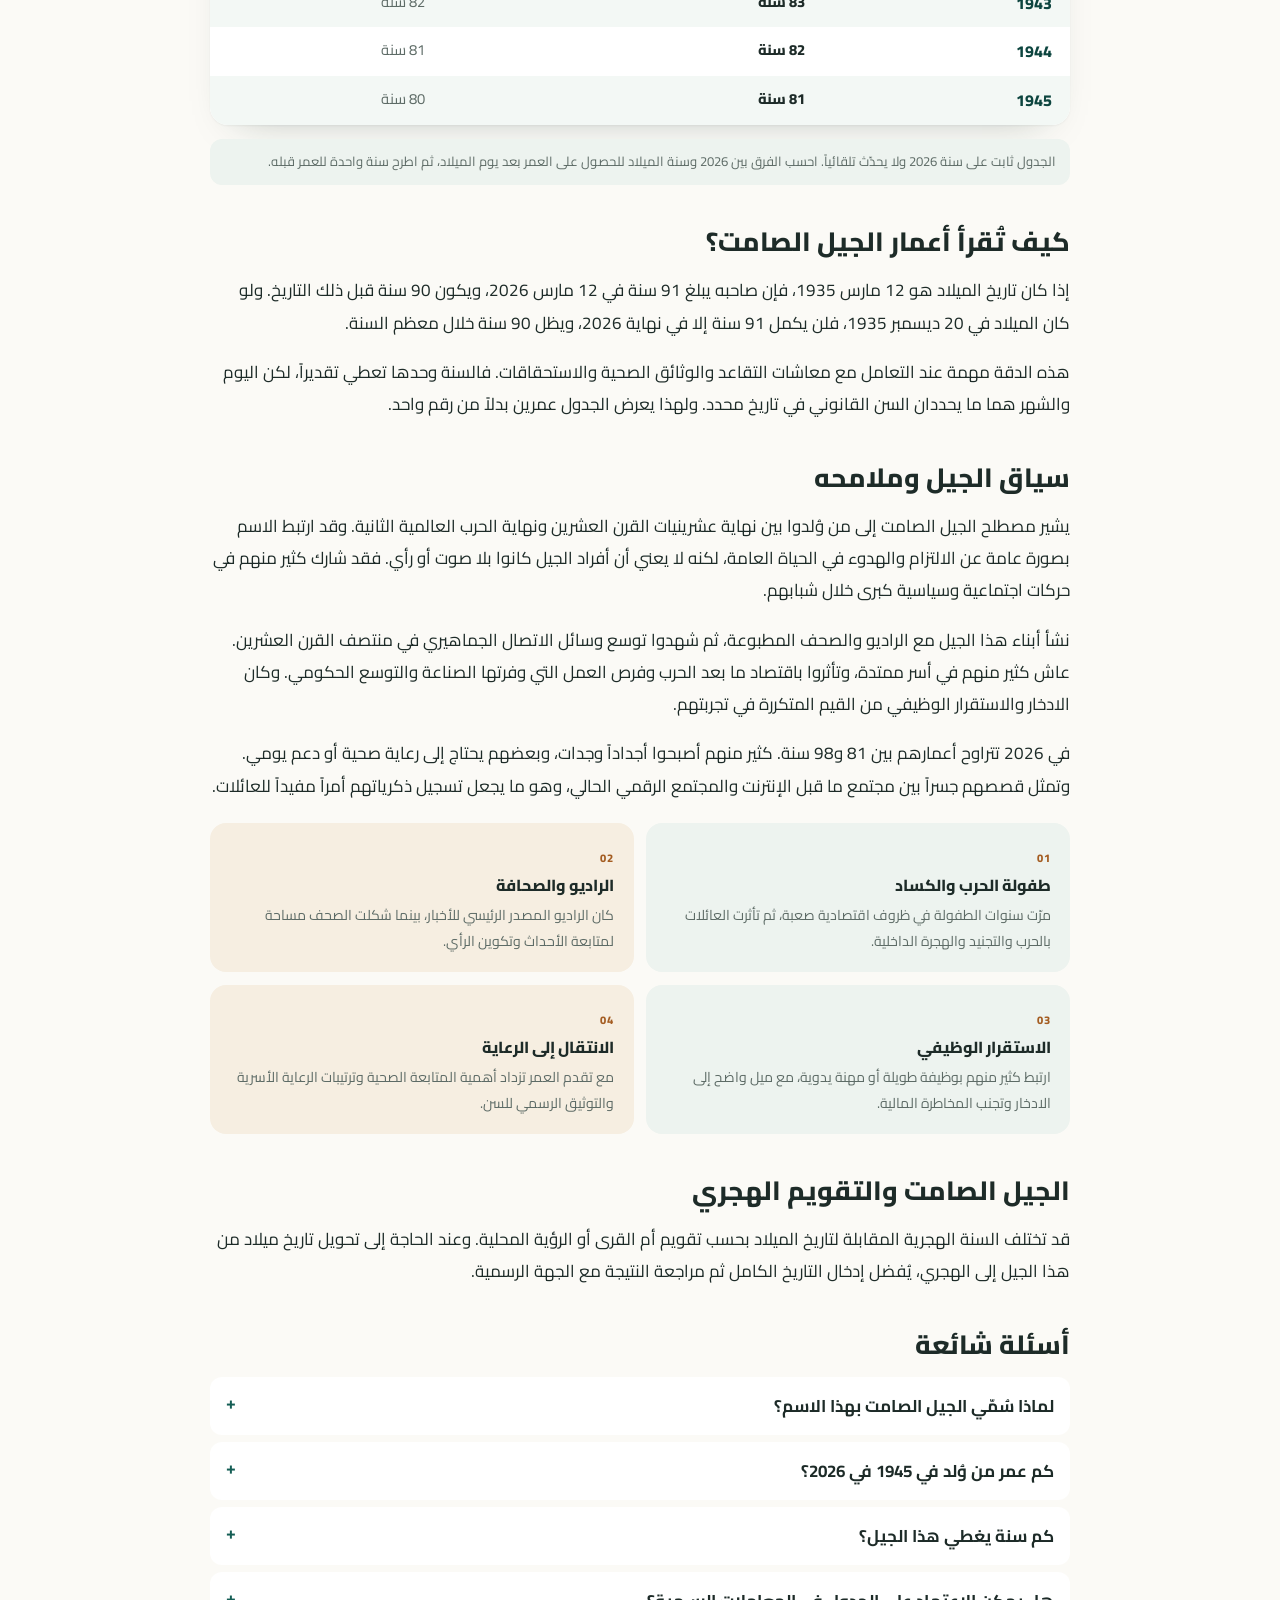
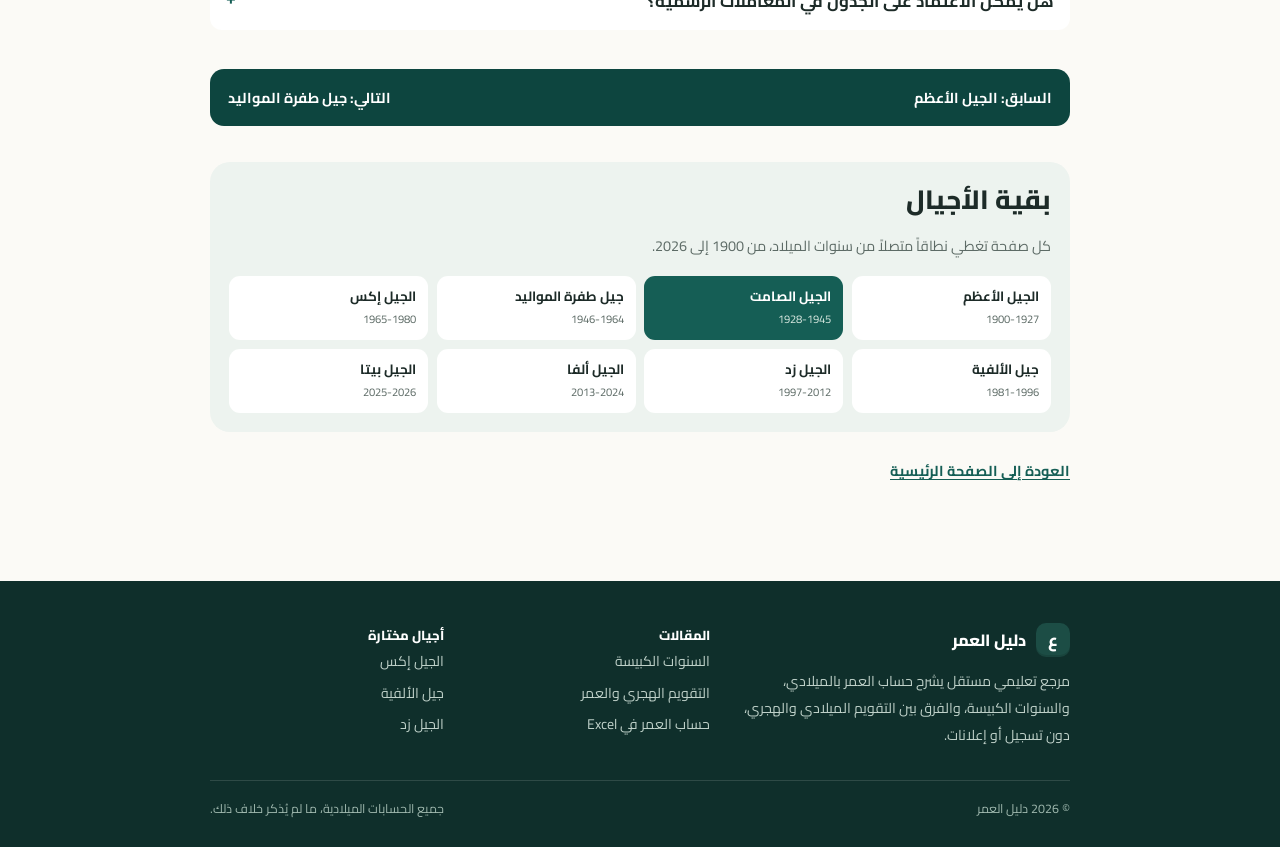
<file: generations/silent-generation.html>
<!DOCTYPE html>
<html lang="ar" dir="rtl">
<head>
  <meta charset="utf-8">
  <meta name="viewport" content="width=device-width, initial-scale=1">
  <title>الجيل الصامت 1928-1945: الأعمار في 2026 لكل سنة ميلاد</title>
  <meta name="description" content="أعمار مواليد 1928-1945 في 2026، من 81 إلى 98 سنة، مع جدول كامل لكل سنة وشرح سياق الجيل الصامت والفرق بين العمر قبل يوم الميلاد وبعده.">
  <meta name="theme-color" content="#155e55">
  <link rel="preconnect" href="https://fonts.googleapis.com">
  <link rel="preconnect" href="https://fonts.gstatic.com" crossorigin>
  <link href="https://fonts.googleapis.com/css2?family=Cairo:wght@400;600;700;800&display=swap" rel="stylesheet">
  <link rel="stylesheet" href="../style.css">
</head>
<body>
  <a class="skip-link" href="#main">انتقل إلى المحتوى</a>

  <header class="site-header">
    <div class="container header-inner">
      <a class="brand" href="../index.html" aria-label="دليل العمر، الصفحة الرئيسية">
        <span class="brand-mark" aria-hidden="true">ع</span>
        <span class="brand-text">
          <span class="brand-name">دليل العمر</span>
          <span class="brand-tagline">حساب العمر والتقويم</span>
        </span>
      </a>
      <nav class="site-nav" aria-label="التنقل الرئيسي">
        <a href="../index.html#articles">المقالات</a>
        <a href="../index.html#generations" aria-current="page">الأجيال</a>
      </nav>
    </div>
  </header>

  <main id="main">
    <div class="container">
      <nav class="breadcrumbs" aria-label="مسار التنقل">
        <a href="../index.html">الرئيسية</a>
        <span aria-hidden="true">/</span>
        <a href="../index.html#generations">الأجيال</a>
        <span aria-hidden="true">/</span>
        <span>الجيل الصامت</span>
      </nav>
    </div>

    <header class="gen-hero">
      <div class="container">
        <p class="eyebrow gen-eyebrow">دليل الأجيال · 1900-2026</p>
        <h1>الجيل الصامت: مواليد 1928 إلى 1945 وأعمارهم في 2026</h1>
        <p class="gen-lead">وُلد أبناء الجيل الصامت في سنوات الكساد الكبير والحرب العالمية الثانية، ثم دخلوا مرحلة الشباب مع إعادة الإعمار والازدهار الاقتصادي. تضم الصفحة مواليد 1928-1945 وأعمارهم في 2026، من 81 إلى 98 سنة.</p>
        <dl class="gen-stats">
          <div>
            <dt>نطاق الميلاد</dt>
            <dd>1928-1945</dd>
          </div>
          <div>
            <dt>عدد السنوات</dt>
            <dd>18 سنة</dd>
          </div>
          <div>
            <dt>العمر في 2026</dt>
            <dd>81 إلى 98 سنة</dd>
          </div>
        </dl>
      </div>
    </header>

    <div class="container">
      <article class="gen-body">
        <section aria-labelledby="table-title">
          <h2 id="table-title">جدول أعمار الجيل الصامت في 2026</h2>
          <p>يوضح الجدول العمر الذي يبلغه المولود في كل سنة من سنوات هذا الجيل خلال 2026. من وُلد في 1928 يبلغ 98 سنة بعد يوم ميلاده، ومن وُلد في 1945 يبلغ 81 سنة. أما قبل يوم الميلاد فيكون العمر أقل بسنة.</p>
          <div class="gen-table-wrap">
            <table class="gen-table">
              <caption>كل سنة ميلاد من 1928 إلى 1945 والعمر المقابل لها في 2026</caption>
              <thead>
                <tr>
                  <th scope="col">سنة الميلاد</th>
                  <th scope="col">العمر بعد يوم الميلاد</th>
                  <th scope="col">العمر قبله</th>
                </tr>
              </thead>
              <tbody>
              <tr><th scope="row">1928</th><td><strong>98 سنة</strong></td><td>97 سنة</td></tr>
              <tr><th scope="row">1929</th><td><strong>97 سنة</strong></td><td>96 سنة</td></tr>
              <tr><th scope="row">1930</th><td><strong>96 سنة</strong></td><td>95 سنة</td></tr>
              <tr><th scope="row">1931</th><td><strong>95 سنة</strong></td><td>94 سنة</td></tr>
              <tr><th scope="row">1932</th><td><strong>94 سنة</strong></td><td>93 سنة</td></tr>
              <tr><th scope="row">1933</th><td><strong>93 سنة</strong></td><td>92 سنة</td></tr>
              <tr><th scope="row">1934</th><td><strong>92 سنة</strong></td><td>91 سنة</td></tr>
              <tr><th scope="row">1935</th><td><strong>91 سنة</strong></td><td>90 سنة</td></tr>
              <tr><th scope="row">1936</th><td><strong>90 سنة</strong></td><td>89 سنة</td></tr>
              <tr><th scope="row">1937</th><td><strong>89 سنة</strong></td><td>88 سنة</td></tr>
              <tr><th scope="row">1938</th><td><strong>88 سنة</strong></td><td>87 سنة</td></tr>
              <tr><th scope="row">1939</th><td><strong>87 سنة</strong></td><td>86 سنة</td></tr>
              <tr><th scope="row">1940</th><td><strong>86 سنة</strong></td><td>85 سنة</td></tr>
              <tr><th scope="row">1941</th><td><strong>85 سنة</strong></td><td>84 سنة</td></tr>
              <tr><th scope="row">1942</th><td><strong>84 سنة</strong></td><td>83 سنة</td></tr>
              <tr><th scope="row">1943</th><td><strong>83 سنة</strong></td><td>82 سنة</td></tr>
              <tr><th scope="row">1944</th><td><strong>82 سنة</strong></td><td>81 سنة</td></tr>
              <tr><th scope="row">1945</th><td><strong>81 سنة</strong></td><td>80 سنة</td></tr>
              </tbody>
            </table>
          </div>
          <p class="gen-note">الجدول ثابت على سنة 2026 ولا يحدّث تلقائياً. احسب الفرق بين 2026 وسنة الميلاد للحصول على العمر بعد يوم الميلاد، ثم اطرح سنة واحدة للعمر قبله.</p>
        </section>

        <section>
          <h2>كيف تُقرأ أعمار الجيل الصامت؟</h2>
        <p>إذا كان تاريخ الميلاد هو 12 مارس 1935، فإن صاحبه يبلغ 91 سنة في 12 مارس 2026، ويكون 90 سنة قبل ذلك التاريخ. ولو كان الميلاد في 20 ديسمبر 1935، فلن يكمل 91 سنة إلا في نهاية 2026، ويظل 90 سنة خلال معظم السنة.</p>
        <p>هذه الدقة مهمة عند التعامل مع معاشات التقاعد والوثائق الصحية والاستحقاقات. فالسنة وحدها تعطي تقديراً، لكن اليوم والشهر هما ما يحددان السن القانوني في تاريخ محدد. ولهذا يعرض الجدول عمرين بدلاً من رقم واحد.</p>
        </section>

        <section>
          <h2>سياق الجيل وملامحه</h2>
        <p>يشير مصطلح الجيل الصامت إلى من وُلدوا بين نهاية عشرينيات القرن العشرين ونهاية الحرب العالمية الثانية. وقد ارتبط الاسم بصورة عامة عن الالتزام والهدوء في الحياة العامة، لكنه لا يعني أن أفراد الجيل كانوا بلا صوت أو رأي. فقد شارك كثير منهم في حركات اجتماعية وسياسية كبرى خلال شبابهم.</p>
        <p>نشأ أبناء هذا الجيل مع الراديو والصحف المطبوعة، ثم شهدوا توسع وسائل الاتصال الجماهيري في منتصف القرن العشرين. عاش كثير منهم في أسر ممتدة، وتأثروا باقتصاد ما بعد الحرب وفرص العمل التي وفرتها الصناعة والتوسع الحكومي. وكان الادخار والاستقرار الوظيفي من القيم المتكررة في تجربتهم.</p>
        <p>في 2026 تتراوح أعمارهم بين 81 و98 سنة. كثير منهم أصبحوا أجداداً وجدات، وبعضهم يحتاج إلى رعاية صحية أو دعم يومي. وتمثل قصصهم جسراً بين مجتمع ما قبل الإنترنت والمجتمع الرقمي الحالي، وهو ما يجعل تسجيل ذكرياتهم أمراً مفيداً للعائلات.</p>
          <div class="gen-traits">
            <div class="gen-trait">
              <span class="gen-trait-num">01</span>
              <h3>طفولة الحرب والكساد</h3>
              <p>مرّت سنوات الطفولة في ظروف اقتصادية صعبة، ثم تأثرت العائلات بالحرب والتجنيد والهجرة الداخلية.</p>
            </div>
            <div class="gen-trait">
              <span class="gen-trait-num">02</span>
              <h3>الراديو والصحافة</h3>
              <p>كان الراديو المصدر الرئيسي للأخبار، بينما شكلت الصحف مساحة لمتابعة الأحداث وتكوين الرأي.</p>
            </div>
            <div class="gen-trait">
              <span class="gen-trait-num">03</span>
              <h3>الاستقرار الوظيفي</h3>
              <p>ارتبط كثير منهم بوظيفة طويلة أو مهنة يدوية، مع ميل واضح إلى الادخار وتجنب المخاطرة المالية.</p>
            </div>
            <div class="gen-trait">
              <span class="gen-trait-num">04</span>
              <h3>الانتقال إلى الرعاية</h3>
              <p>مع تقدم العمر تزداد أهمية المتابعة الصحية وترتيبات الرعاية الأسرية والتوثيق الرسمي للسن.</p>
            </div>
          </div>
        </section>

        <section>
          <h2>الجيل الصامت والتقويم الهجري</h2>
          <p>قد تختلف السنة الهجرية المقابلة لتاريخ الميلاد بحسب تقويم أم القرى أو الرؤية المحلية. وعند الحاجة إلى تحويل تاريخ ميلاد من هذا الجيل إلى الهجري، يُفضل إدخال التاريخ الكامل ثم مراجعة النتيجة مع الجهة الرسمية.</p>
        </section>

        <section class="gen-faq">
          <h2>أسئلة شائعة</h2>
          <details>
            <summary>لماذا سُمّي الجيل الصامت بهذا الاسم؟</summary>
            <p>شاع المصطلح في التسعينيات لوصف جيل يُنظر إليه كأكثر التزاماً بالعمل والمؤسسات وأقل ظهوراً في الاحتجاج العام. لكن الاسم وصفي ولا يلغي تنوع تجارب أفراده.</p>
          </details>
          <details>
            <summary>كم عمر من وُلد في 1945 في 2026؟</summary>
            <p>يبلغ 81 سنة بعد يوم ميلاده، و80 سنة قبله. ومن وُلد في 1928 يبلغ 98 سنة بعد يوم ميلاده.</p>
          </details>
          <details>
            <summary>كم سنة يغطي هذا الجيل؟</summary>
            <p>ثماني عشرة سنة ميلادية، من 1928 إلى 1945 شاملة الطرفين.</p>
          </details>
          <details>
            <summary>هل يمكن الاعتماد على الجدول في المعاملات الرسمية؟</summary>
            <p>الجدول للاسترشاد فقط. المعاملة الرسمية تحتاج التاريخ الكامل والتحقق من الجهة المختصة، خصوصاً عند تحديد سن التقاعد أو الأهلية.</p>
          </details>
        </section>

        <nav class="gen-switcher" aria-label="التنقل بين الأجيال">
          <a href="greatest-generation.html">السابق: الجيل الأعظم</a>
          <a href="baby-boomers.html">التالي: جيل طفرة المواليد</a>
        </nav>

        <section class="gen-index" aria-labelledby="gen-index-title">
          <h2 id="gen-index-title">بقية الأجيال</h2>
          <p>كل صفحة تغطي نطاقاً متصلاً من سنوات الميلاد، من 1900 إلى 2026.</p>
          <div class="gen-index-grid">
            <a href="greatest-generation.html"><strong>الجيل الأعظم</strong><span>1900-1927</span></a>
            <a href="silent-generation.html" aria-current="page"><strong>الجيل الصامت</strong><span>1928-1945</span></a>
            <a href="baby-boomers.html"><strong>جيل طفرة المواليد</strong><span>1946-1964</span></a>
            <a href="generation-x.html"><strong>الجيل إكس</strong><span>1965-1980</span></a>
            <a href="millennials.html"><strong>جيل الألفية</strong><span>1981-1996</span></a>
            <a href="generation-z.html"><strong>الجيل زد</strong><span>1997-2012</span></a>
            <a href="generation-alpha.html"><strong>الجيل ألفا</strong><span>2013-2024</span></a>
            <a href="generation-beta.html"><strong>الجيل بيتا</strong><span>2025-2026</span></a>
          </div>
        </section>

        <p class="gen-back"><a href="../index.html">العودة إلى الصفحة الرئيسية</a></p>
      </article>
    </div>
  </main>

  <footer class="site-footer">
    <div class="container">
      <div class="footer-grid">
        <div>
          <a class="footer-brand" href="../index.html">
            <span class="brand-mark" aria-hidden="true">ع</span>
            دليل العمر
          </a>
          <p>
            مرجع تعليمي مستقل يشرح حساب العمر بالميلادي، والسنوات الكبيسة، والفرق بين التقويم
            الميلادي والهجري، دون تسجيل أو إعلانات.
          </p>
        </div>
        <div>
          <p class="footer-title">المقالات</p>
          <ul class="footer-links">
            <li><a href="../blog/leap-year.html">السنوات الكبيسة</a></li>
            <li><a href="../blog/hijri-calendar.html">التقويم الهجري والعمر</a></li>
            <li><a href="../blog/excel-age.html">حساب العمر في Excel</a></li>
          </ul>
        </div>
        <div>
          <p class="footer-title">أجيال مختارة</p>
          <ul class="footer-links">
            <li><a href="generation-x.html">الجيل إكس</a></li>
            <li><a href="millennials.html">جيل الألفية</a></li>
            <li><a href="generation-z.html">الجيل زد</a></li>
          </ul>
        </div>
      </div>
      <div class="footer-bottom">
        <span>© 2026 دليل العمر</span>
        <span>جميع الحسابات الميلادية، ما لم يُذكر خلاف ذلك.</span>
      </div>
    </div>
  </footer>
</body>
</html>
</file>
<file: style.css>
/* ==========================================================================
   دليل العمر - أنماط الموقع
   ملف CSS واحد، بلا إطارات عمل ولا خطوات بناء
   ========================================================================== */

:root {
  --paper: #fbfaf6;
  --surface: #ffffff;
  --ink: #1d2b28;
  --muted: #5d6b66;
  --brand: #155e55;
  --brand-dark: #0d453f;
  --brand-soft: #edf3ef;
  --accent: #a45d22;
  --accent-soft: #f6eee1;
  --line: #e1e6df;
  --sand: #f4efe4;
  --footer: #0f2f2b;
  --footer-muted: #bfd1c9;
  --radius: 14px;
  --radius-lg: 20px;
  --wrap: 860px;
  --shadow: 0 1px 2px rgba(18, 48, 43, 0.05), 0 18px 40px -28px rgba(18, 48, 43, 0.35);
  --font: "Cairo", "Segoe UI", Tahoma, Arial, sans-serif;
}

*,
*::before,
*::after {
  box-sizing: border-box;
}

html {
  -webkit-text-size-adjust: 100%;
  scroll-behavior: smooth;
}

body {
  margin: 0;
  background:
    radial-gradient(circle at 85% -10%, rgba(21, 94, 85, 0.08), transparent 34rem),
    var(--paper);
  color: var(--ink);
  font-family: var(--font);
  font-size: 17px;
  line-height: 1.9;
  text-rendering: optimizeLegibility;
  -webkit-font-smoothing: antialiased;
}

img,
svg {
  max-width: 100%;
  height: auto;
}

a {
  color: var(--brand);
  text-decoration-thickness: 1px;
  text-underline-offset: 3px;
}

a:hover {
  color: var(--brand-dark);
}

p,
ul,
ol,
table,
blockquote {
  margin-top: 0;
}

h1,
h2,
h3,
h4 {
  margin: 0;
  color: var(--ink);
  font-weight: 800;
  line-height: 1.45;
  text-wrap: balance;
}

h1 {
  font-size: clamp(2rem, 5vw, 3.05rem);
  line-height: 1.4;
}

h2 {
  font-size: clamp(1.45rem, 3.2vw, 1.9rem);
}

h3 {
  font-size: 1.2rem;
}

::selection {
  background: #cfe4da;
  color: var(--brand-dark);
}

:focus-visible {
  outline: 3px solid #82b8a8;
  outline-offset: 3px;
  border-radius: 4px;
}

.container {
  width: min(100% - 2.5rem, var(--wrap));
  margin-inline: auto;
}

.skip-link {
  position: absolute;
  inset-inline-start: 1rem;
  top: -4rem;
  z-index: 20;
  padding: 0.65rem 1rem;
  border-radius: 8px;
  background: var(--brand-dark);
  color: #fff;
  text-decoration: none;
  transition: top 0.2s ease;
}

.skip-link:focus {
  top: 1rem;
  color: #fff;
}

/* الهيدر
   ========================================================================== */

.site-header {
  border-bottom: 1px solid var(--line);
  background: rgba(251, 250, 246, 0.92);
}

.header-inner {
  display: flex;
  align-items: center;
  justify-content: space-between;
  gap: 1.25rem;
  min-height: 76px;
  padding-block: 0.75rem;
}

.brand {
  display: inline-flex;
  align-items: center;
  gap: 0.7rem;
  color: var(--ink);
  text-decoration: none;
}

.brand:hover {
  color: var(--ink);
}

.brand-mark {
  display: grid;
  place-items: center;
  width: 42px;
  height: 42px;
  border-radius: 13px;
  background: var(--brand);
  color: #fff;
  font-size: 1.35rem;
  font-weight: 800;
  line-height: 1;
  box-shadow: inset 0 -2px 0 rgba(0, 0, 0, 0.12);
}

.brand-text {
  display: flex;
  flex-direction: column;
  line-height: 1.35;
}

.brand-name {
  font-size: 1.08rem;
  font-weight: 800;
}

.brand-tagline {
  color: var(--muted);
  font-size: 0.75rem;
  font-weight: 600;
}

.site-nav {
  display: flex;
  align-items: center;
  gap: 1.3rem;
  font-size: 0.92rem;
  font-weight: 600;
}

.site-nav a {
  color: var(--muted);
  text-decoration: none;
  padding-block: 0.35rem;
  border-bottom: 2px solid transparent;
}

.site-nav a:hover,
.site-nav a[aria-current="page"] {
  color: var(--brand);
  border-bottom-color: var(--brand);
}

/* الهيرو
   ========================================================================== */

.hero {
  padding-block: 3.6rem 2.6rem;
}

.hero-grid {
  display: grid;
  grid-template-columns: minmax(0, 1.08fr) minmax(0, 0.92fr);
  gap: 2.8rem;
  align-items: center;
}

.eyebrow {
  display: inline-flex;
  align-items: center;
  gap: 0.45rem;
  margin-bottom: 1rem;
  padding: 0.3rem 0.7rem;
  border: 1px solid #cfe0d8;
  border-radius: 999px;
  background: var(--brand-soft);
  color: var(--brand-dark);
  font-size: 0.8rem;
  font-weight: 700;
}

.eyebrow::before {
  content: "";
  width: 7px;
  height: 7px;
  border-radius: 50%;
  background: var(--brand);
}

.hero h1 {
  margin-bottom: 1rem;
}

.lead {
  color: var(--muted);
  font-size: 1.1rem;
  line-height: 1.95;
  margin-bottom: 0;
}

.hero-actions {
  display: flex;
  flex-wrap: wrap;
  gap: 0.7rem;
  margin-top: 1.5rem;
}

.button {
  display: inline-flex;
  align-items: center;
  justify-content: center;
  min-height: 44px;
  padding: 0.55rem 1.1rem;
  border: 1px solid transparent;
  border-radius: 10px;
  font-family: inherit;
  font-size: 0.95rem;
  font-weight: 700;
  line-height: 1.6;
  text-decoration: none;
  cursor: pointer;
  transition: background-color 0.15s ease, border-color 0.15s ease, color 0.15s ease;
}

.button-primary {
  background: var(--brand);
  color: #fff;
}

.button-primary:hover {
  background: var(--brand-dark);
  color: #fff;
}

.button-secondary {
  border-color: #cdd8d2;
  background: var(--surface);
  color: var(--brand-dark);
}

.button-secondary:hover {
  border-color: var(--brand);
  color: var(--brand-dark);
}

.formula-card {
  position: relative;
  padding: 1.5rem 1.5rem 1.35rem;
  border: 1px solid #dbe4dd;
  border-radius: var(--radius-lg);
  background: var(--surface);
  box-shadow: var(--shadow);
}

.formula-card::before {
  content: "";
  position: absolute;
  inset: 0 0 auto;
  height: 5px;
  border-radius: var(--radius-lg) var(--radius-lg) 0 0;
  background: linear-gradient(90deg, var(--brand), #79a99b 55%, #d7b07a);
}

.formula-label {
  margin: 0 0 0.35rem;
  color: var(--muted);
  font-size: 0.8rem;
  font-weight: 700;
}

.formula-large {
  margin: 0;
  color: var(--brand-dark);
  font-size: 1.55rem;
  font-weight: 800;
  line-height: 1.6;
  direction: rtl;
}

.formula-equals {
  margin: 0.35rem 0 0.9rem;
  padding-top: 0.85rem;
  border-top: 1px dashed #d7dfd9;
  color: var(--ink);
  font-size: 1.02rem;
  font-weight: 700;
}

.formula-note {
  margin: 0.75rem 0 0;
  color: var(--muted);
  font-size: 0.86rem;
  line-height: 1.8;
}

.formula-years {
  display: flex;
  flex-wrap: wrap;
  gap: 0.4rem;
  margin-top: 1rem;
}

.formula-years span {
  padding: 0.18rem 0.55rem;
  border: 1px solid var(--line);
  border-radius: 7px;
  background: var(--paper);
  color: var(--muted);
  font-size: 0.78rem;
  font-weight: 700;
}

/* الأقسام
   ========================================================================== */

.section {
  padding-block: 2.4rem;
  scroll-margin-top: 1.5rem;
}

.section-head {
  display: flex;
  align-items: flex-end;
  justify-content: space-between;
  gap: 1.5rem;
  margin-bottom: 1.4rem;
}

.section-head h2 {
  margin-bottom: 0.25rem;
}

.section-head p {
  margin: 0;
  color: var(--muted);
  font-size: 0.95rem;
}

.section-link {
  flex-shrink: 0;
  font-size: 0.9rem;
  font-weight: 700;
  text-decoration: none;
}

.section-link:hover {
  text-decoration: underline;
}

/* الحاسبة
   ========================================================================== */

.calculator {
  margin-block: 2rem;
  padding: 1.7rem;
  border: 1px solid #d8e2db;
  border-radius: var(--radius-lg);
  background: var(--surface);
  box-shadow: var(--shadow);
}

.calculator h2 {
  margin-bottom: 0.3rem;
}

.calculator-intro {
  margin-bottom: 1.15rem;
  color: var(--muted);
  font-size: 0.95rem;
}

.age-form {
  display: flex;
  align-items: flex-end;
  gap: 0.8rem;
  flex-wrap: wrap;
}

.field {
  flex: 1 1 220px;
}

.field label {
  display: block;
  margin-bottom: 0.35rem;
  font-size: 0.88rem;
  font-weight: 700;
}

.field input {
  width: 100%;
  min-height: 46px;
  padding: 0.55rem 0.75rem;
  border: 1px solid #cbd7d0;
  border-radius: 9px;
  background: #fff;
  color: var(--ink);
  font-family: inherit;
  font-size: 1rem;
}

.field input:hover {
  border-color: #a9beb3;
}

.form-hint {
  margin: 0.65rem 0 0;
  color: var(--muted);
  font-size: 0.8rem;
}

.form-error {
  margin: 0.65rem 0 0;
  color: #9b2c2c;
  font-size: 0.88rem;
  font-weight: 600;
}

.age-result {
  margin-top: 1.2rem;
  padding: 1.1rem 1.2rem;
  border: 1px solid #d6e4dc;
  border-radius: 12px;
  background: var(--brand-soft);
}

.age-result-title {
  margin: 0 0 0.2rem;
  color: var(--brand-dark);
  font-size: 0.82rem;
  font-weight: 700;
}

.age-main {
  margin: 0;
  color: var(--brand-dark);
  font-size: 1.7rem;
  font-weight: 800;
  line-height: 1.6;
}

.age-details {
  margin: 0.4rem 0 0;
  color: #3f5751;
  font-size: 0.9rem;
}

.age-details span {
  white-space: nowrap;
}

/* بطاقات المقالات
   ========================================================================== */

.card-grid {
  display: grid;
  grid-template-columns: repeat(3, minmax(0, 1fr));
  gap: 1rem;
}

.card {
  display: flex;
  flex-direction: column;
  padding: 1.25rem;
  border: 1px solid var(--line);
  border-radius: var(--radius);
  background: var(--surface);
  box-shadow: 0 1px 2px rgba(18, 48, 43, 0.03);
  transition: border-color 0.15s ease, transform 0.15s ease, box-shadow 0.15s ease;
}

.card:hover {
  border-color: #b9cec3;
  transform: translateY(-2px);
  box-shadow: var(--shadow);
}

.card-kicker {
  margin: 0 0 0.4rem;
  color: var(--accent);
  font-size: 0.76rem;
  font-weight: 700;
}

.card h3 {
  margin-bottom: 0.45rem;
  font-size: 1.06rem;
  line-height: 1.6;
}

.card p {
  margin: 0 0 1rem;
  color: var(--muted);
  font-size: 0.9rem;
  line-height: 1.85;
}

.card-link {
  margin-top: auto;
  font-size: 0.88rem;
  font-weight: 700;
  text-decoration: none;
}

.card-link:hover {
  text-decoration: underline;
}

/* أخطاء حساب العمر
   ========================================================================== */

.mistake-grid {
  display: grid;
  grid-template-columns: repeat(2, minmax(0, 1fr));
  gap: 1.5rem 2rem;
  margin-top: 1.4rem;
}

.mistake-grid h3 {
  margin-bottom: 0.3rem;
  color: var(--brand-dark);
  font-size: 1.05rem;
}

.mistake-grid p {
  margin: 0;
  color: var(--muted);
  font-size: 0.95rem;
  line-height: 1.9;
}

.guide-band {
  margin-top: 1.4rem;
  padding: 1.15rem 1.25rem;
  border-radius: 16px;
  background: #edf4f0;
}

.guide-band p {
  margin: 0;
  color: #43544c;
  font-size: 0.95rem;
  line-height: 1.9;
}

.guide-band a {
  color: var(--brand-dark);
  font-weight: 700;
}

.guide-band a:hover {
  color: var(--brand);
}

/* شبكة الأجيال في الرئيسية
   ========================================================================== */

.gen-grid {
  display: grid;
  grid-template-columns: repeat(4, minmax(0, 1fr));
  gap: 0.8rem;
  margin-top: 1.3rem;
}

.gen-tile {
  display: flex;
  flex-direction: column;
  gap: 0.15rem;
  padding: 1.1rem 1.15rem 1rem;
  border-radius: 18px;
  background: #edf4f0;
  color: var(--ink);
  text-decoration: none;
  transition: background-color 0.18s ease, color 0.18s ease, transform 0.18s ease, box-shadow 0.18s ease;
}

.gen-tile:nth-child(2n) {
  background: var(--accent-soft);
}

.gen-tile:nth-child(3n) {
  background: #e9f0f3;
}

.gen-tile:nth-child(5n) {
  background: #f1eee7;
}

.gen-tile:hover {
  background: var(--brand);
  color: #fff;
  transform: translateY(-3px);
  box-shadow: 0 20px 32px -24px rgba(13, 69, 63, 0.8);
}

.gen-tile-range {
  color: var(--brand-dark);
  font-size: 1.24rem;
  font-weight: 800;
  line-height: 1.5;
  direction: ltr;
  unicode-bidi: isolate;
  text-align: right;
}

.gen-tile-name {
  font-size: 1.04rem;
  font-weight: 800;
  line-height: 1.5;
}

.gen-tile-age {
  color: var(--muted);
  font-size: 0.8rem;
  line-height: 1.7;
}

.gen-tile-count {
  margin-top: 0.4rem;
  color: var(--accent);
  font-size: 0.7rem;
  font-weight: 700;
}

.gen-tile:hover .gen-tile-range,
.gen-tile:hover .gen-tile-age,
.gen-tile:hover .gen-tile-count {
  color: #fff;
}

/* شريط ملاحظة
   ========================================================================== */

.note-band {
  margin-block: 2.6rem;
  padding: 1.5rem 1.6rem;
  border: 1px solid #e5d9c3;
  border-radius: var(--radius);
  background: var(--sand);
}

.note-band h2 {
  margin-bottom: 0.5rem;
  font-size: 1.3rem;
}

.note-band p {
  margin-bottom: 0;
  color: #4f534a;
  font-size: 0.96rem;
}

.note-band a {
  color: #83501f;
  font-weight: 700;
}

.note-band a:hover {
  color: #5e3814;
}

/* الأسئلة الشائعة
   ========================================================================== */

.faq {
  margin-top: 1rem;
  border-top: 1px solid var(--line);
}

.faq details {
  border-bottom: 1px solid var(--line);
}

.faq summary {
  padding: 0.9rem 0;
  font-weight: 700;
  cursor: pointer;
  list-style: none;
}

.faq summary::-webkit-details-marker {
  display: none;
}

.faq summary::after {
  content: "+";
  float: left;
  color: var(--brand);
  font-size: 1.15rem;
  font-weight: 700;
  line-height: 1.5;
}

.faq details[open] summary::after {
  content: "−";
}

.faq details p {
  margin: 0 0 1rem;
  color: var(--muted);
  font-size: 0.94rem;
}

/* المقالات
   ========================================================================== */

.breadcrumbs {
  display: flex;
  flex-wrap: wrap;
  align-items: center;
  gap: 0.35rem;
  padding-top: 0.9rem;
  margin-bottom: 1.2rem;
  color: var(--muted);
  font-size: 0.83rem;
}

.breadcrumbs a {
  color: var(--muted);
  text-decoration: none;
}

.breadcrumbs a:hover {
  color: var(--brand);
  text-decoration: underline;
}

.breadcrumbs span[aria-hidden="true"] {
  color: #a9b5af;
}

.article-header {
  padding-block: 2.8rem 1.4rem;
  border-bottom: 1px solid var(--line);
}

.article-header h1 {
  margin-bottom: 0.8rem;
  font-size: clamp(1.85rem, 4.5vw, 2.7rem);
}

.article-lead {
  margin-bottom: 1rem;
  color: var(--muted);
  font-size: 1.08rem;
  line-height: 1.95;
}

.article-meta {
  display: flex;
  flex-wrap: wrap;
  gap: 0.45rem 1rem;
  margin: 0;
  color: var(--muted);
  font-size: 0.8rem;
  font-weight: 600;
}

.article-meta span {
  display: inline-flex;
  align-items: center;
  gap: 0.35rem;
}

.article-body {
  padding-block: 1.8rem 1rem;
  font-size: 1.02rem;
  line-height: 2;
}

.article-body > p {
  margin-bottom: 1.15rem;
}

.article-body h2 {
  margin: 2.6rem 0 0.85rem;
  padding-top: 0.2rem;
  font-size: clamp(1.35rem, 3vw, 1.65rem);
}

.article-body h3 {
  margin: 1.9rem 0 0.6rem;
  font-size: 1.12rem;
}

.article-body ul,
.article-body ol {
  margin-bottom: 1.2rem;
  padding-inline-start: 1.4rem;
}

.article-body li {
  margin-bottom: 0.45rem;
  padding-inline-start: 0.2rem;
}

.article-body li::marker {
  color: var(--brand);
}

.article-body strong {
  font-weight: 800;
}

.article-body a {
  font-weight: 600;
}

.article-body blockquote {
  margin: 1.6rem 0;
  padding: 1rem 1.2rem;
  border-inline-start: 4px solid var(--brand);
  border-radius: 10px;
  background: var(--brand-soft);
  color: #334a44;
  font-size: 0.98rem;
}

.article-body blockquote p:last-child {
  margin-bottom: 0;
}

.callout {
  margin: 1.5rem 0;
  padding: 1rem 1.2rem;
  border: 1px solid #dbe6df;
  border-radius: 12px;
  background: #f3f8f5;
}

.callout-title {
  margin: 0 0 0.35rem;
  color: var(--brand-dark);
  font-size: 0.9rem;
  font-weight: 800;
}

.callout p:last-child,
.callout ul:last-child {
  margin-bottom: 0;
}

.table-wrap {
  margin: 1.4rem 0 1.8rem;
  overflow-x: auto;
  border: 1px solid var(--line);
  border-radius: 12px;
  background: var(--surface);
}

table {
  width: 100%;
  border-collapse: collapse;
  font-size: 0.92rem;
  line-height: 1.8;
}

caption {
  padding: 0.7rem 0.9rem;
  border-bottom: 1px solid var(--line);
  color: var(--muted);
  font-size: 0.82rem;
  font-weight: 700;
  text-align: right;
}

th,
td {
  padding: 0.7rem 0.9rem;
  border-bottom: 1px solid var(--line);
  text-align: right;
  vertical-align: top;
}

thead th {
  background: #f1f5f1;
  color: var(--brand-dark);
  font-size: 0.84rem;
  font-weight: 800;
}

tbody tr:last-child th,
tbody tr:last-child td {
  border-bottom: 0;
}

tbody th {
  font-weight: 700;
}

.article-body code {
  display: inline-block;
  padding: 0.08em 0.35em;
  border: 1px solid #dfe6df;
  border-radius: 5px;
  background: #f2f5f1;
  color: #29443d;
  font-family: "Cascadia Code", "SFMono-Regular", Consolas, "Liberation Mono", monospace;
  font-size: 0.85em;
  line-height: 1.6;
  direction: ltr;
  unicode-bidi: isolate;
}

.article-body pre {
  margin: 1.1rem 0 1.5rem;
  padding: 1rem 1.1rem;
  overflow-x: auto;
  border: 1px solid #24443e;
  border-radius: 12px;
  background: #122622;
  color: #e7f0ea;
  direction: ltr;
  text-align: left;
  unicode-bidi: isolate;
  line-height: 1.75;
  tab-size: 2;
}

.article-body pre code {
  display: block;
  padding: 0;
  border: 0;
  background: transparent;
  color: inherit;
  font-size: 0.86rem;
  white-space: pre;
}

.code-label {
  display: inline-block;
  margin-bottom: -0.6rem;
  padding: 0.2rem 0.6rem;
  border: 1px solid var(--line);
  border-bottom: 0;
  border-radius: 7px 7px 0 0;
  background: var(--surface);
  color: var(--muted);
  font-size: 0.72rem;
  font-weight: 700;
  direction: ltr;
}

.article-footer {
  margin-top: 2.5rem;
  padding-top: 1.5rem;
  border-top: 1px solid var(--line);
}

.article-footer h2 {
  margin-bottom: 0.9rem;
  font-size: 1.15rem;
}

.related-list {
  display: grid;
  gap: 0.6rem;
  margin: 0;
  padding: 0;
  list-style: none;
}

.related-list a {
  display: block;
  padding: 0.8rem 0.95rem;
  border: 1px solid var(--line);
  border-radius: 10px;
  background: var(--surface);
  color: var(--ink);
  font-size: 0.92rem;
  font-weight: 700;
  text-decoration: none;
}

.related-list a:hover {
  border-color: #b5cbc0;
  background: var(--brand-soft);
  color: var(--brand-dark);
}

.article-nav {
  display: flex;
  justify-content: space-between;
  gap: 0.8rem;
  margin-top: 1rem;
}

.article-nav a {
  font-size: 0.9rem;
  font-weight: 700;
  text-decoration: none;
}

.article-nav a:hover {
  text-decoration: underline;
}

/* صفحات الأجيال
   ========================================================================== */

.gen-hero {
  position: relative;
  overflow: hidden;
  padding-block: 3.2rem 2.7rem;
  background:
    radial-gradient(circle at 12% 8%, rgba(224, 183, 124, 0.2), transparent 24rem),
    linear-gradient(135deg, #0c3e38 0%, #155e55 58%, #1d6f62 100%);
  color: #fff;
}

.gen-hero::after {
  content: "";
  position: absolute;
  inset-inline-end: -9rem;
  top: -11rem;
  width: 27rem;
  height: 27rem;
  border-radius: 50%;
  background: rgba(255, 255, 255, 0.055);
}

.gen-hero .container {
  position: relative;
  z-index: 1;
}

.gen-hero h1 {
  max-width: 46rem;
  margin-bottom: 0.8rem;
  color: #fff;
  font-size: clamp(1.85rem, 4.5vw, 2.75rem);
}

.gen-eyebrow {
  margin-bottom: 1.1rem;
  border: 0;
  background: rgba(255, 255, 255, 0.12);
  color: #eaf5ef;
}

.gen-eyebrow::before {
  background: #e0b77c;
}

.gen-lead {
  max-width: 48rem;
  margin: 0;
  color: #d8e7e1;
  font-size: 1.04rem;
  line-height: 1.95;
}

.gen-stats {
  display: grid;
  grid-template-columns: repeat(3, minmax(0, 1fr));
  gap: 0.7rem;
  margin: 1.7rem 0 0;
}

.gen-stats > div {
  padding: 0.8rem 1rem;
  border-radius: 14px;
  background: rgba(255, 255, 255, 0.09);
}

.gen-stats dt {
  margin: 0 0 0.1rem;
  color: #bcd4cc;
  font-size: 0.72rem;
  font-weight: 700;
}

.gen-stats dd {
  margin: 0;
  color: #fff;
  font-size: 1.02rem;
  font-weight: 800;
  line-height: 1.6;
}

.gen-body {
  padding-block: 2.1rem 1rem;
}

.gen-body h2 {
  margin: 2.4rem 0 0.8rem;
  font-size: clamp(1.35rem, 3vw, 1.65rem);
}

.gen-body section:first-child h2 {
  margin-top: 0;
}

.gen-body p {
  margin-bottom: 1.05rem;
}

.gen-body section {
  scroll-margin-top: 1rem;
}

.gen-table-wrap {
  margin: 1.25rem 0 0.9rem;
  overflow-x: auto;
  border-radius: 18px;
  background: var(--surface);
  box-shadow: var(--shadow);
  -webkit-overflow-scrolling: touch;
}

.gen-table {
  width: 100%;
  border-collapse: separate;
  border-spacing: 0;
  font-size: 0.92rem;
  line-height: 1.8;
}

.gen-table caption {
  padding: 1rem 1.15rem 0.45rem;
  border: 0;
  color: var(--muted);
  font-size: 0.8rem;
  font-weight: 700;
  text-align: right;
}

.gen-table thead th {
  padding: 0.78rem 1.1rem;
  border: 0;
  background: var(--brand-dark);
  color: #fff;
  font-size: 0.79rem;
  font-weight: 800;
  white-space: nowrap;
}

.gen-table tbody th,
.gen-table tbody td {
  padding: 0.62rem 1.1rem;
  border: 0;
  background: transparent;
  text-align: right;
}

.gen-table tbody tr {
  background: var(--surface);
}

.gen-table tbody tr:nth-child(even) {
  background: #f3f8f5;
}

.gen-table tbody tr:hover {
  background: #e8f1ec;
}

.gen-table tbody th {
  color: var(--brand-dark);
  font-size: 1rem;
  font-weight: 800;
  font-variant-numeric: tabular-nums;
}

.gen-table tbody td {
  color: var(--muted);
  font-variant-numeric: tabular-nums;
}

.gen-table tbody td strong {
  color: var(--ink);
  font-weight: 800;
}

.gen-table tbody tr:last-child th {
  border-end-start-radius: 18px;
}

.gen-table tbody tr:last-child td:last-child {
  border-end-end-radius: 18px;
}

.gen-note {
  padding: 0.7rem 0.9rem;
  border-radius: 12px;
  background: var(--brand-soft);
  color: var(--muted);
  font-size: 0.82rem;
  line-height: 1.8;
}

.gen-traits {
  display: grid;
  grid-template-columns: repeat(2, minmax(0, 1fr));
  gap: 0.8rem;
  margin: 1.3rem 0 0.6rem;
}

.gen-trait {
  padding: 1.1rem 1.2rem;
  border-radius: 16px;
  background: var(--brand-soft);
}

.gen-trait:nth-child(2n) {
  background: var(--accent-soft);
}

.gen-trait-num {
  color: var(--accent);
  font-size: 0.7rem;
  font-weight: 800;
  letter-spacing: 0.1em;
}

.gen-trait h3 {
  margin: 0.1rem 0 0.3rem;
  font-size: 1rem;
}

.gen-trait p {
  margin: 0;
  color: var(--muted);
  font-size: 0.88rem;
  line-height: 1.85;
}

.gen-faq {
  margin-top: 2.2rem;
}

.gen-faq details {
  margin-bottom: 0.45rem;
  padding: 0 1rem;
  border-radius: 12px;
  background: var(--surface);
}

.gen-faq summary {
  padding: 0.8rem 0;
  font-weight: 700;
  cursor: pointer;
  list-style: none;
}

.gen-faq summary::-webkit-details-marker {
  display: none;
}

.gen-faq summary::after {
  content: "+";
  float: left;
  color: var(--brand);
  font-size: 1.1rem;
  font-weight: 700;
  line-height: 1.5;
}

.gen-faq details[open] summary {
  color: var(--brand-dark);
}

.gen-faq details[open] summary::after {
  content: "−";
}

.gen-faq details p {
  margin: 0 0 0.85rem;
  color: var(--muted);
  font-size: 0.9rem;
  line-height: 1.85;
}

.gen-switcher {
  display: flex;
  justify-content: space-between;
  gap: 1rem;
  margin: 2.4rem 0 0.5rem;
  padding: 0.95rem 1.15rem;
  border-radius: 14px;
  background: var(--brand-dark);
}

.gen-switcher a {
  color: #fff;
  font-size: 0.9rem;
  font-weight: 700;
  text-decoration: none;
}

.gen-switcher a:hover {
  color: #f0d6ae;
  text-decoration: underline;
}

.gen-index {
  margin-top: 2.2rem;
  padding: 1.2rem;
  border-radius: 20px;
  background: var(--brand-soft);
}

.gen-index h2 {
  margin-top: 0;
}

.gen-index > p {
  color: var(--muted);
  font-size: 0.9rem;
}

.gen-index-grid {
  display: grid;
  grid-template-columns: repeat(4, minmax(0, 1fr));
  gap: 0.55rem;
}

.gen-index-grid a {
  display: flex;
  flex-direction: column;
  gap: 0.1rem;
  padding: 0.65rem 0.75rem;
  border-radius: 11px;
  background: var(--surface);
  color: var(--ink);
  text-decoration: none;
  transition: background-color 0.15s ease, color 0.15s ease;
}

.gen-index-grid a strong {
  font-size: 0.84rem;
  line-height: 1.5;
}

.gen-index-grid a span {
  color: var(--muted);
  font-size: 0.7rem;
  direction: ltr;
  unicode-bidi: isolate;
  text-align: right;
}

.gen-index-grid a:hover,
.gen-index-grid a[aria-current="page"] {
  background: var(--brand);
  color: #fff;
}

.gen-index-grid a:hover span,
.gen-index-grid a[aria-current="page"] span {
  color: #d7e7df;
}

.gen-back {
  margin: 1.6rem 0 0;
  font-size: 0.9rem;
  font-weight: 700;
}

/* تذييل الموقع
   ========================================================================== */

.site-footer {
  margin-top: 4rem;
  padding-block: 2.6rem 1.6rem;
  background: var(--footer);
  color: var(--footer-muted);
  font-size: 0.88rem;
}

.footer-grid {
  display: grid;
  grid-template-columns: 1.4fr 1fr 1fr;
  gap: 2rem;
}

.footer-brand {
  display: inline-flex;
  align-items: center;
  gap: 0.65rem;
  margin-bottom: 0.7rem;
  color: #fff;
  font-size: 1.02rem;
  font-weight: 800;
  text-decoration: none;
}

.footer-brand:hover {
  color: #fff;
}

.footer-brand .brand-mark {
  width: 34px;
  height: 34px;
  border-radius: 10px;
  background: #1c4d45;
  font-size: 1.05rem;
}

.site-footer p {
  margin: 0;
  max-width: 26rem;
  line-height: 1.9;
}

.footer-title {
  margin: 0 0 0.6rem;
  color: #fff;
  font-size: 0.82rem;
  font-weight: 800;
}

.footer-links {
  display: grid;
  gap: 0.3rem;
  margin: 0;
  padding: 0;
  list-style: none;
}

.footer-links a {
  color: var(--footer-muted);
  text-decoration: none;
}

.footer-links a:hover {
  color: #fff;
  text-decoration: underline;
}

.footer-bottom {
  display: flex;
  flex-wrap: wrap;
  justify-content: space-between;
  gap: 0.5rem;
  margin-top: 2rem;
  padding-top: 1rem;
  border-top: 1px solid rgba(255, 255, 255, 0.13);
  color: #9fb8ae;
  font-size: 0.78rem;
}

/* استجابة الشاشات
   ========================================================================== */

@media (max-width: 760px) {
  body {
    font-size: 16px;
  }

  .hero {
    padding-block: 2.6rem 1.8rem;
  }

  .hero-grid {
    grid-template-columns: 1fr;
    gap: 1.8rem;
  }

  .hero-actions {
    margin-top: 1.2rem;
  }

  .card-grid {
    grid-template-columns: 1fr;
  }

  .card {
    padding: 1.1rem;
  }

  .mistake-grid {
    grid-template-columns: 1fr;
    gap: 1.2rem;
  }

  .gen-grid {
    grid-template-columns: repeat(2, minmax(0, 1fr));
  }

  .gen-hero {
    padding-block: 2.5rem 2.1rem;
  }

  .gen-stats {
    grid-template-columns: 1fr 1fr;
  }

  .gen-stats > div:last-child {
    grid-column: 1 / -1;
  }

  .gen-traits {
    grid-template-columns: 1fr;
  }

  .gen-index-grid {
    grid-template-columns: repeat(2, minmax(0, 1fr));
  }

  .gen-table {
    font-size: 0.88rem;
  }

  .gen-table thead th {
    padding: 0.7rem 0.65rem;
    font-size: 0.72rem;
    white-space: normal;
  }

  .gen-table tbody th,
  .gen-table tbody td {
    padding: 0.58rem 0.65rem;
  }

  .section {
    padding-block: 1.9rem;
  }

  .section-head {
    align-items: flex-start;
    flex-direction: column;
    gap: 0.4rem;
  }

  .calculator {
    padding: 1.2rem;
  }

  .age-form .button {
    width: 100%;
  }

  .footer-grid {
    grid-template-columns: 1fr 1fr;
    gap: 1.5rem;
  }

  .footer-grid > div:first-child {
    grid-column: 1 / -1;
  }

  .article-header {
    padding-block: 2rem 1.2rem;
  }

  .article-body {
    font-size: 1rem;
    line-height: 1.95;
  }

  .gen-switcher {
    flex-direction: column;
  }
}

@media (max-width: 460px) {
  .container {
    width: min(100% - 1.6rem, var(--wrap));
  }

  .brand-tagline {
    display: none;
  }

  .header-inner {
    gap: 0.6rem;
    min-height: 66px;
  }

  .brand-mark {
    width: 36px;
    height: 36px;
    border-radius: 11px;
    font-size: 1.15rem;
  }

  .brand-name {
    font-size: 1rem;
  }

  .site-nav {
    gap: 0.7rem;
    font-size: 0.8rem;
  }

  .site-nav a {
    padding-block: 0.25rem;
  }

  .formula-card {
    padding: 1.2rem;
  }

  .formula-large {
    font-size: 1.3rem;
  }

  .gen-grid {
    gap: 0.6rem;
  }

  .gen-tile {
    padding: 0.85rem 0.85rem 0.8rem;
    border-radius: 14px;
  }

  .gen-tile-range {
    font-size: 1.05rem;
  }

  .gen-tile-name {
    font-size: 0.92rem;
  }

  .gen-tile-age {
    font-size: 0.74rem;
  }

  .gen-stats {
    grid-template-columns: 1fr;
  }

  .gen-stats > div:last-child {
    grid-column: auto;
  }

  .gen-index {
    padding: 0.9rem;
    border-radius: 15px;
  }

  .gen-index-grid {
    gap: 0.45rem;
  }

  .gen-index-grid a {
    padding: 0.55rem 0.6rem;
  }

  .gen-index-grid a strong {
    font-size: 0.79rem;
  }

  .footer-grid {
    grid-template-columns: 1fr;
  }

  .article-nav {
    flex-direction: column;
  }
}

@media (prefers-reduced-motion: reduce) {
  html {
    scroll-behavior: auto;
  }

  *,
  *::before,
  *::after {
    transition-duration: 0.01ms !important;
    animation-duration: 0.01ms !important;
  }
}
</file>
